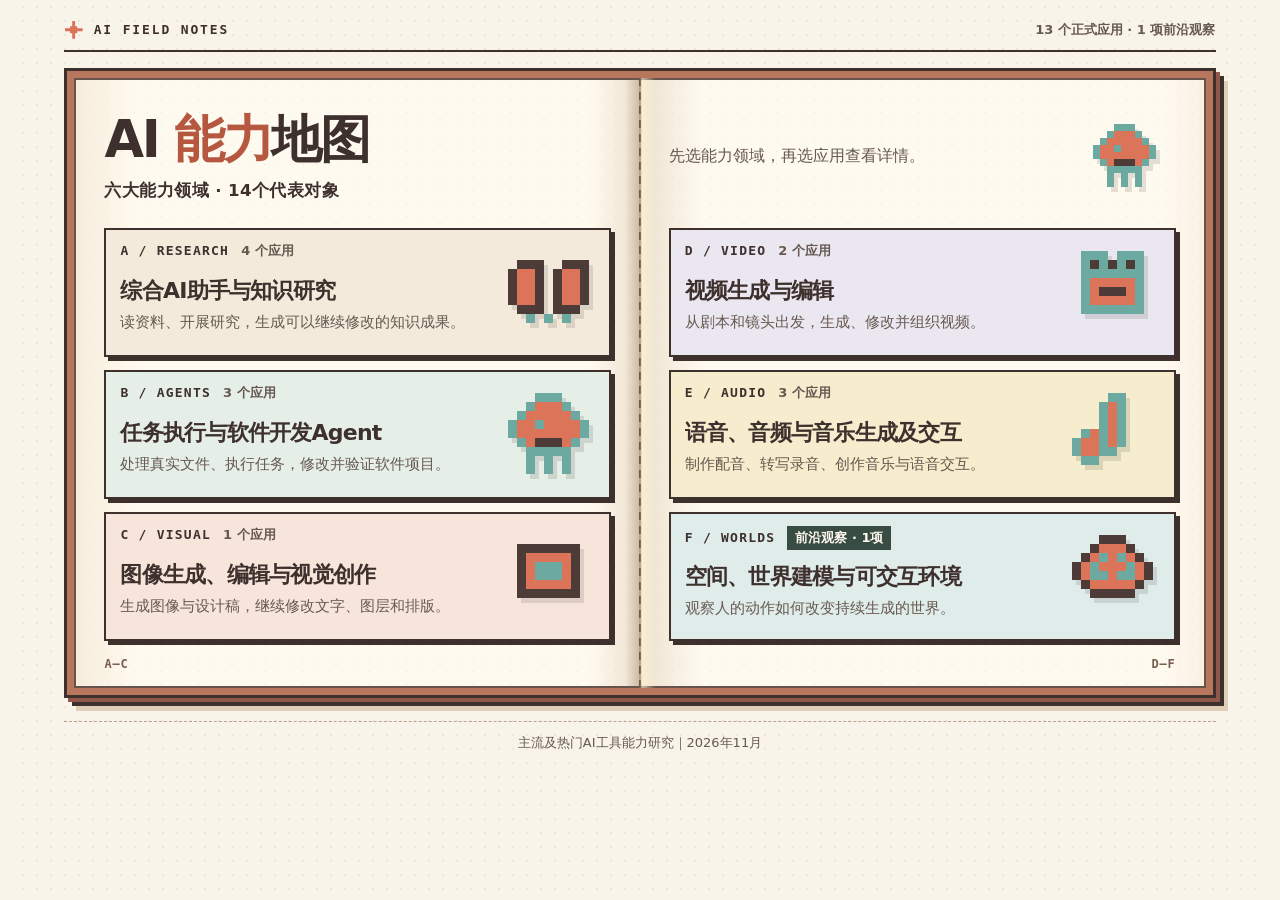
<file: index.html>
<!doctype html>
<html lang="zh-CN">
<head>
  <meta charset="utf-8">
  <meta name="viewport" content="width=device-width, initial-scale=1">
  <meta name="description" content="六大能力领域，14个代表对象。翻阅AI能力图鉴，了解真实任务、交付物、使用条件与演示资料。">
  <title>AI 能力地图</title>
  <link rel="stylesheet" href="styles.css">
  <script defer src="data/catalog.js"></script>
  <script defer src="data/profiles.js"></script>
  <script defer src="data/video-index.js"></script>
  <script defer src="atlas.js"></script>
</head>
<body>
  <main class="stage">
    <header class="masthead">
      <span class="masthead-brand"><span aria-hidden="true" class="pixel-star"></span>AI FIELD NOTES</span>
      <span class="edition-label">13 个正式应用 · 1 项前沿观察</span>
    </header>
    <div class="book" id="book" role="region" aria-label="AI 能力图鉴">
      <div class="spread" id="spread"></div>
      <noscript><p class="no-script">请启用 JavaScript 后翻阅能力地图。</p></noscript>
    </div>
    <footer class="edition">主流及热门AI工具能力研究｜2026年11月</footer>
  </main>
</body>
</html>
</file>
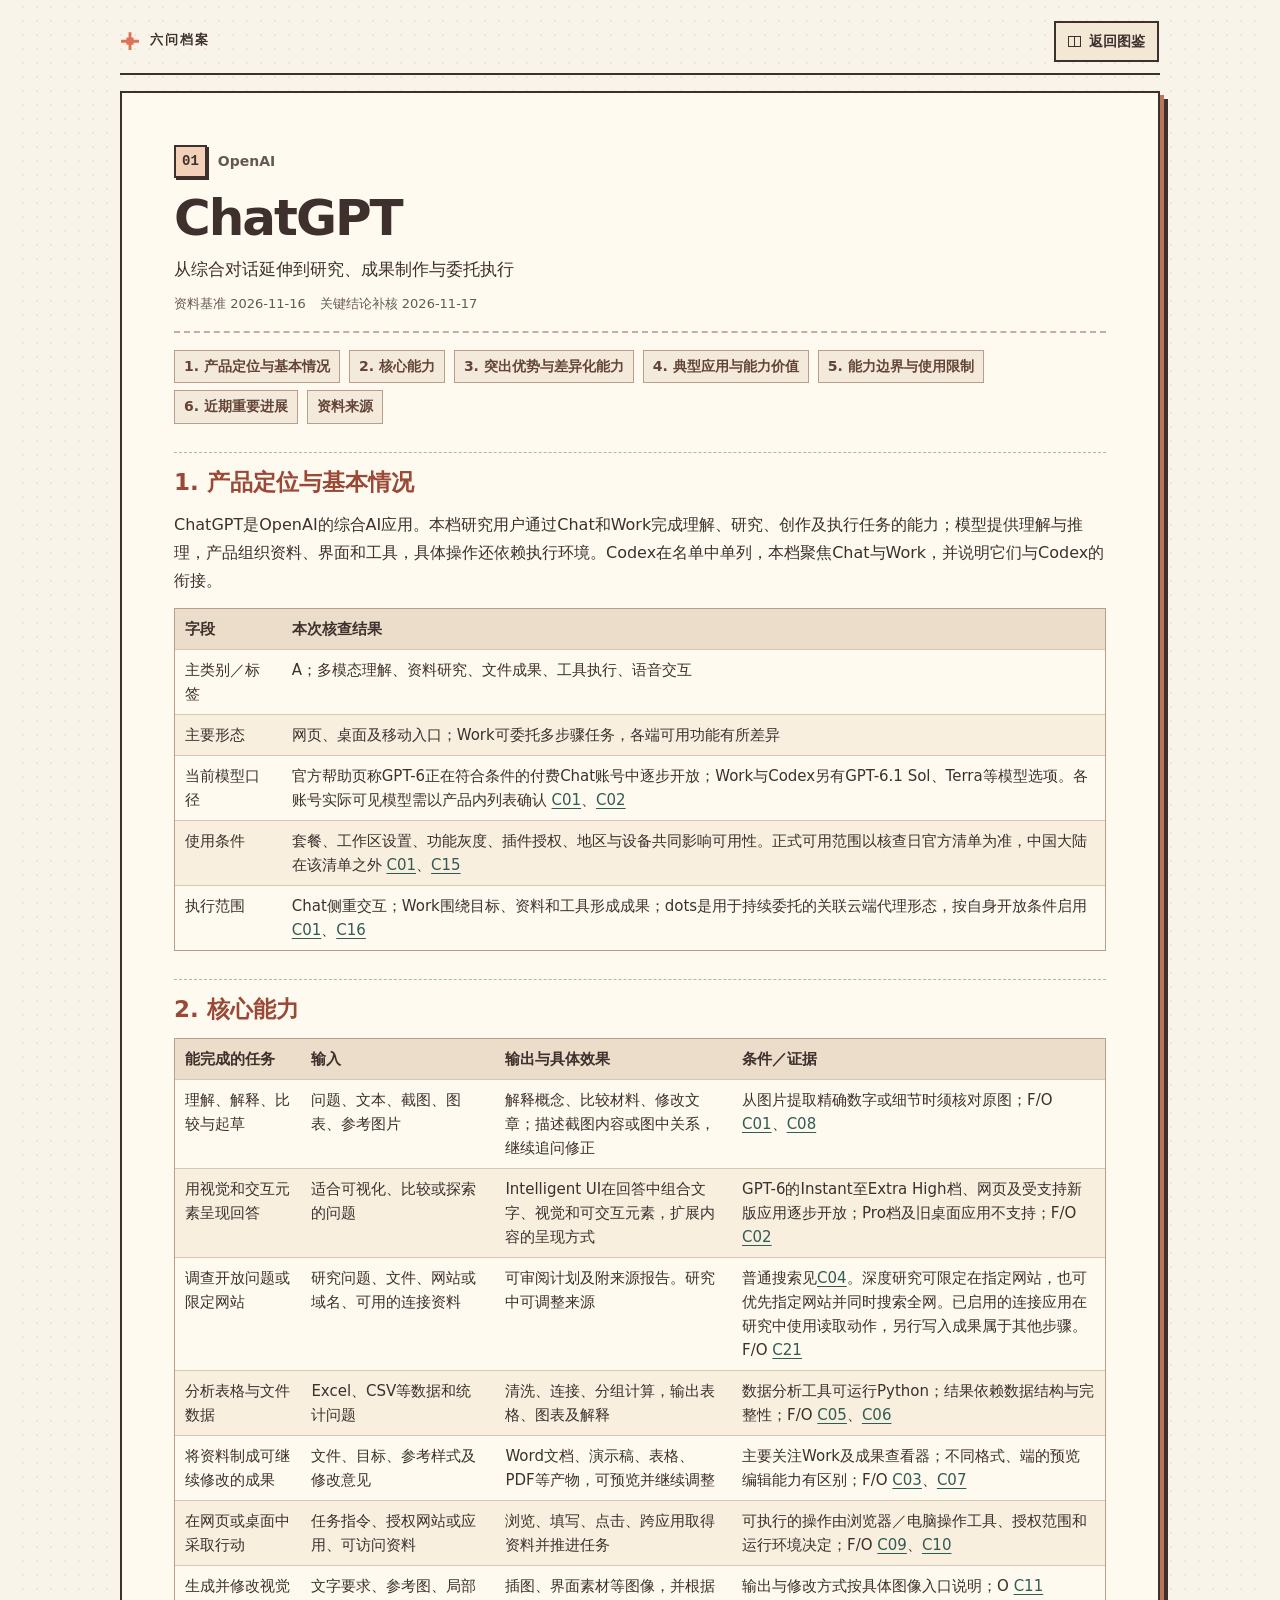
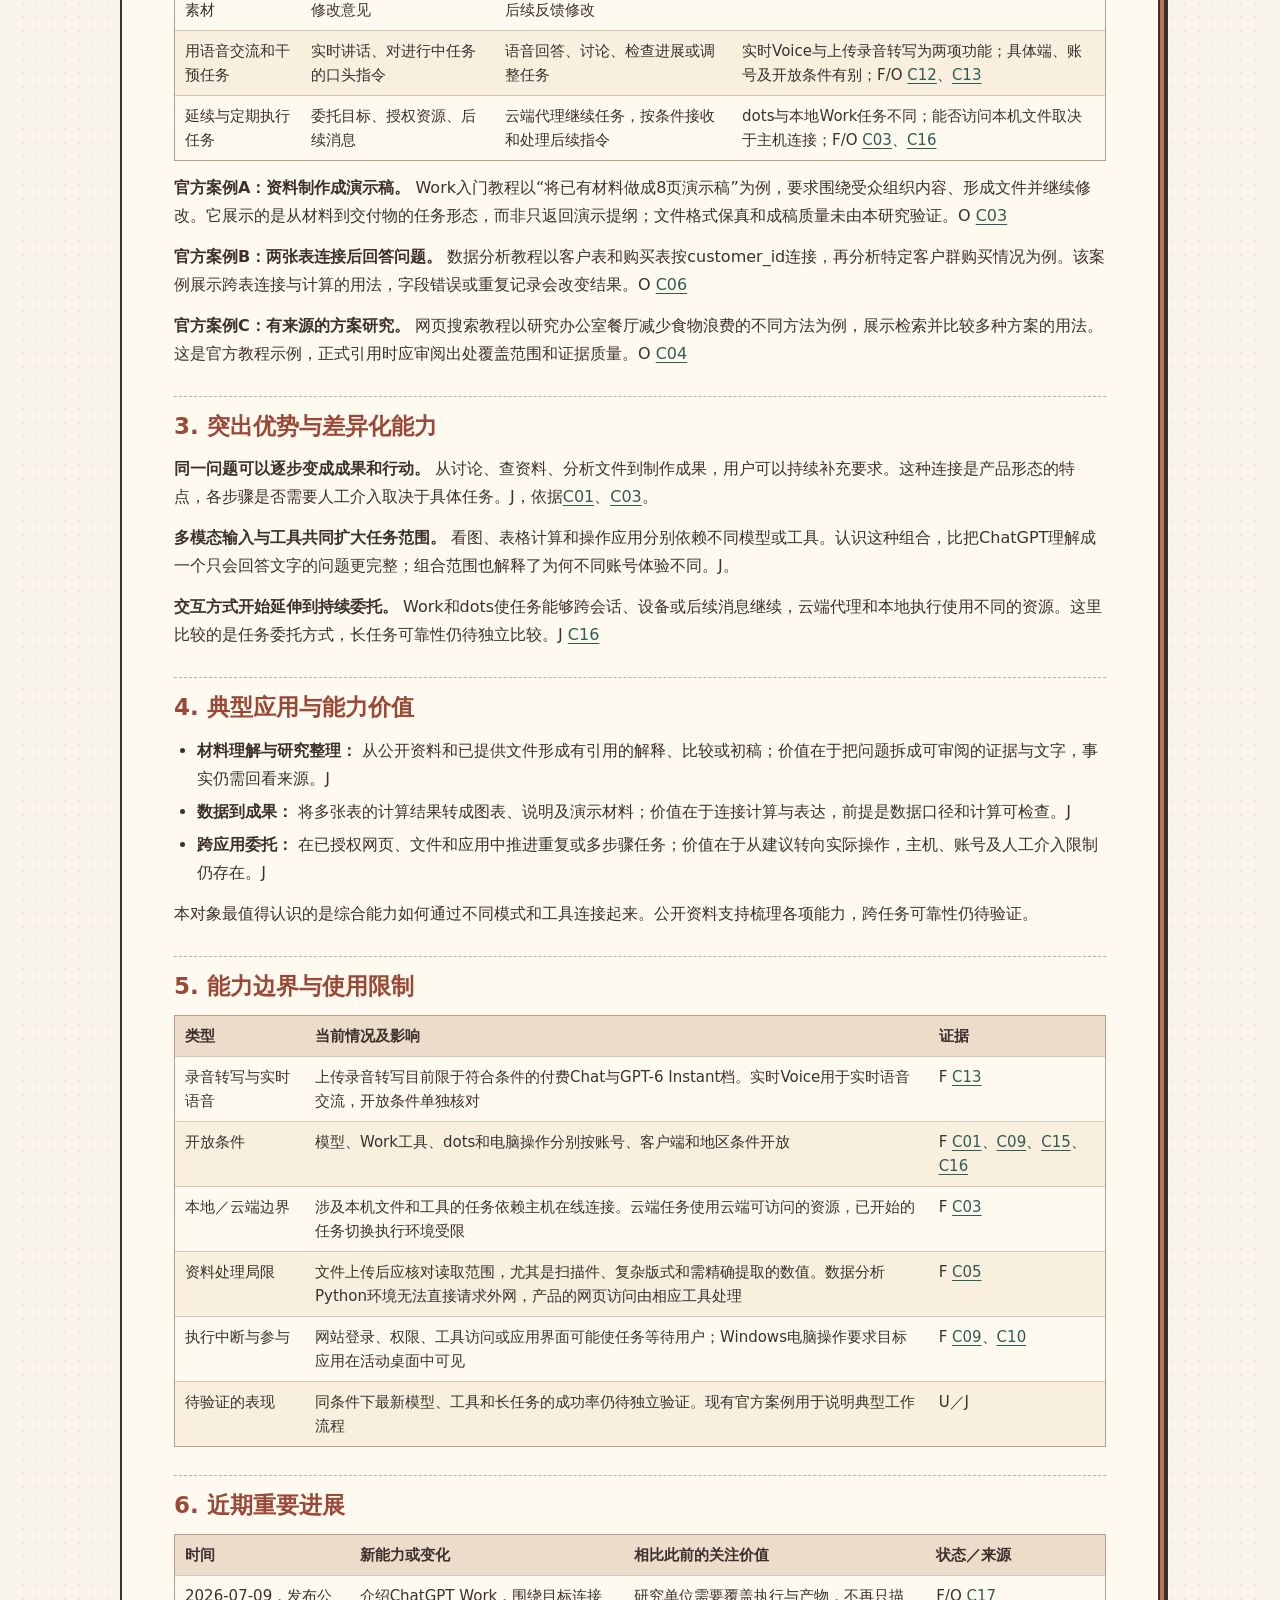
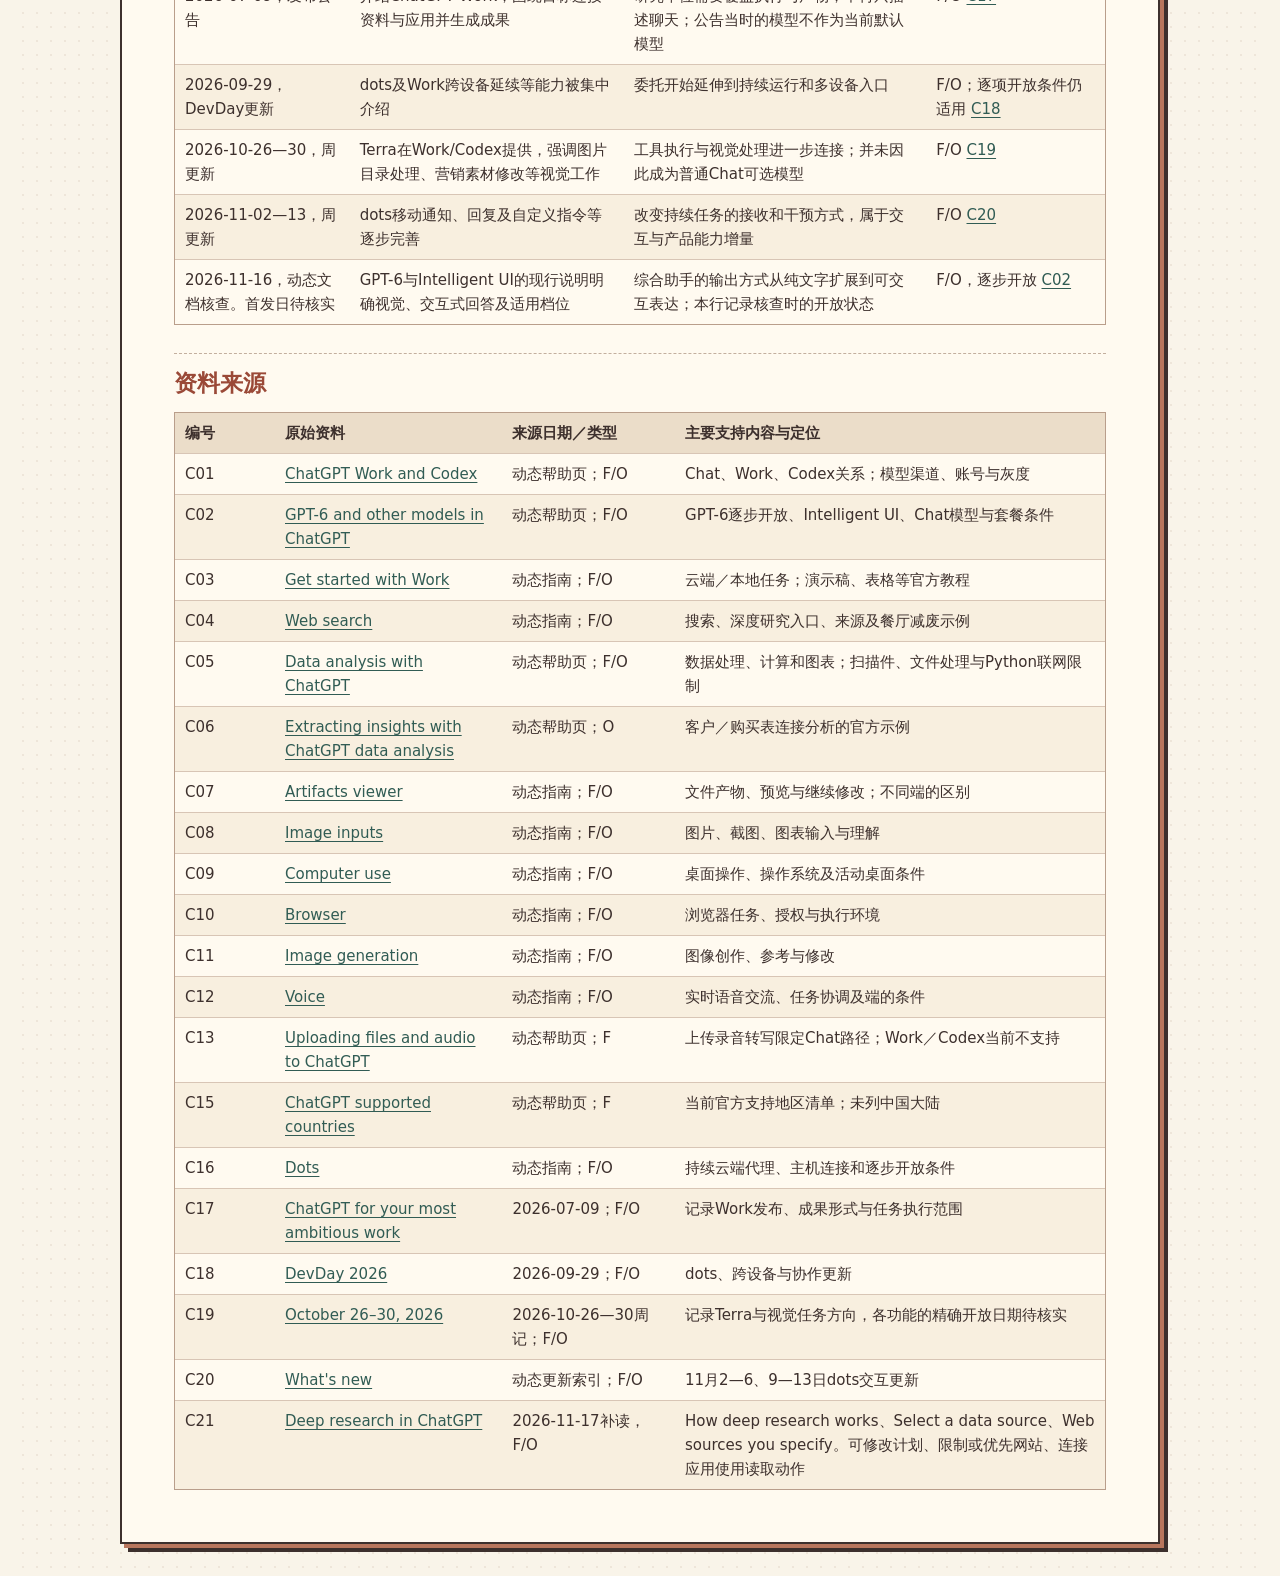
<file: dossiers/obj-01.html>
<!doctype html>
<html lang="zh-CN">
<head>
  <meta charset="utf-8">
  <meta name="viewport" content="width=device-width, initial-scale=1">
  <title>ChatGPT｜六问档案</title>
  <link rel="stylesheet" href="../styles.css">
</head>
<body>
  <main class="dossier-stage">
    <header class="masthead">
      <span class="masthead-brand"><span class="pixel-star" aria-hidden="true"></span>六问档案</span>
      <a class="paper-button return-button" href="../index.html#A/01">返回图鉴</a>
    </header>
    <article class="dossier-sheet" id="obj-01">
      <header class="dossier-header">
        <div class="dossier-meta">
          <span class="id-stamp mono">01</span>
          <span class="company">OpenAI</span>
          
        </div>
        <h1>ChatGPT</h1>
        <p class="dossier-topic">从综合对话延伸到研究、成果制作与委托执行</p>
        <p class="research-dates muted">
          <span>资料基准 2026-11-16</span>
          <span>关键结论补核 2026-11-17</span>
        </p>
      </header>
      <nav class="dossier-contents" aria-label="档案目录">
        <a href="#question-1">1. 产品定位与基本情况</a>
<a href="#question-2">2. 核心能力</a>
<a href="#question-3">3. 突出优势与差异化能力</a>
<a href="#question-4">4. 典型应用与能力价值</a>
<a href="#question-5">5. 能力边界与使用限制</a>
<a href="#question-6">6. 近期重要进展</a>
        <a href="#sources">资料来源</a>
      </nav>
      <div class="dossier-prose">
        <h2 id="question-1">1. 产品定位与基本情况</h2>
<p>ChatGPT是OpenAI的综合AI应用。本档研究用户通过Chat和Work完成理解、研究、创作及执行任务的能力；模型提供理解与推理，产品组织资料、界面和工具，具体操作还依赖执行环境。Codex在名单中单列，本档聚焦Chat与Work，并说明它们与Codex的衔接。</p>
<div class="dossier-table" role="region" aria-label="资料表" tabindex="0"><table>
<thead>
<tr>
<th>字段</th>
<th>本次核查结果</th>
</tr>
</thead>
<tbody>
<tr>
<td>主类别／标签</td>
<td>A；多模态理解、资料研究、文件成果、工具执行、语音交互</td>
</tr>
<tr>
<td>主要形态</td>
<td>网页、桌面及移动入口；Work可委托多步骤任务，各端可用功能有所差异</td>
</tr>
<tr>
<td>当前模型口径</td>
<td>官方帮助页称GPT-6正在符合条件的付费Chat账号中逐步开放；Work与Codex另有GPT-6.1 Sol、Terra等模型选项。各账号实际可见模型需以产品内列表确认 <a target="_blank" rel="noopener noreferrer" href="https://help.openai.com/en/articles/20001275-chatgpt-work-and-codex">C01</a>、<a target="_blank" rel="noopener noreferrer" href="https://help.openai.com/en/articles/20001354-gpt-6-and-other-models-in-chatgpt">C02</a></td>
</tr>
<tr>
<td>使用条件</td>
<td>套餐、工作区设置、功能灰度、插件授权、地区与设备共同影响可用性。正式可用范围以核查日官方清单为准，中国大陆在该清单之外 <a target="_blank" rel="noopener noreferrer" href="https://help.openai.com/en/articles/20001275-chatgpt-work-and-codex">C01</a>、<a target="_blank" rel="noopener noreferrer" href="https://help.openai.com/en/articles/7947663-chatgpt-supported-countries">C15</a></td>
</tr>
<tr>
<td>执行范围</td>
<td>Chat侧重交互；Work围绕目标、资料和工具形成成果；dots是用于持续委托的关联云端代理形态，按自身开放条件启用 <a target="_blank" rel="noopener noreferrer" href="https://help.openai.com/en/articles/20001275-chatgpt-work-and-codex">C01</a>、<a target="_blank" rel="noopener noreferrer" href="https://learn.chatgpt.com/docs/dots">C16</a></td>
</tr>
</tbody>
</table></div>
<h2 id="question-2">2. 核心能力</h2>
<div class="dossier-table" role="region" aria-label="资料表" tabindex="0"><table>
<thead>
<tr>
<th>能完成的任务</th>
<th>输入</th>
<th>输出与具体效果</th>
<th>条件／证据</th>
</tr>
</thead>
<tbody>
<tr>
<td>理解、解释、比较与起草</td>
<td>问题、文本、截图、图表、参考图片</td>
<td>解释概念、比较材料、修改文章；描述截图内容或图中关系，继续追问修正</td>
<td>从图片提取精确数字或细节时须核对原图；F/O <a target="_blank" rel="noopener noreferrer" href="https://help.openai.com/en/articles/20001275-chatgpt-work-and-codex">C01</a>、<a target="_blank" rel="noopener noreferrer" href="https://learn.chatgpt.com/docs/image-inputs">C08</a></td>
</tr>
<tr>
<td>用视觉和交互元素呈现回答</td>
<td>适合可视化、比较或探索的问题</td>
<td>Intelligent UI在回答中组合文字、视觉和可交互元素，扩展内容的呈现方式</td>
<td>GPT-6的Instant至Extra High档、网页及受支持新版应用逐步开放；Pro档及旧桌面应用不支持；F/O <a target="_blank" rel="noopener noreferrer" href="https://help.openai.com/en/articles/20001354-gpt-6-and-other-models-in-chatgpt">C02</a></td>
</tr>
<tr>
<td>调查开放问题或限定网站</td>
<td>研究问题、文件、网站或域名、可用的连接资料</td>
<td>可审阅计划及附来源报告。研究中可调整来源</td>
<td>普通搜索见<a target="_blank" rel="noopener noreferrer" href="https://learn.chatgpt.com/docs/web-search">C04</a>。深度研究可限定在指定网站，也可优先指定网站并同时搜索全网。已启用的连接应用在研究中使用读取动作，另行写入成果属于其他步骤。F/O <a target="_blank" rel="noopener noreferrer" href="https://help.openai.com/en/articles/10500283-deep-research-in-chatgpt">C21</a></td>
</tr>
<tr>
<td>分析表格与文件数据</td>
<td>Excel、CSV等数据和统计问题</td>
<td>清洗、连接、分组计算，输出表格、图表及解释</td>
<td>数据分析工具可运行Python；结果依赖数据结构与完整性；F/O <a target="_blank" rel="noopener noreferrer" href="https://help.openai.com/en/articles/8437071-data-analysis-with-chatgpt">C05</a>、<a target="_blank" rel="noopener noreferrer" href="https://help.openai.com/en/articles/9213685-extracting-insights-with-chatgpt-data-analysis">C06</a></td>
</tr>
<tr>
<td>将资料制成可继续修改的成果</td>
<td>文件、目标、参考样式及修改意见</td>
<td>Word文档、演示稿、表格、PDF等产物，可预览并继续调整</td>
<td>主要关注Work及成果查看器；不同格式、端的预览编辑能力有区别；F/O <a target="_blank" rel="noopener noreferrer" href="https://learn.chatgpt.com/docs/get-started-with-work">C03</a>、<a target="_blank" rel="noopener noreferrer" href="https://learn.chatgpt.com/docs/artifacts-viewer">C07</a></td>
</tr>
<tr>
<td>在网页或桌面中采取行动</td>
<td>任务指令、授权网站或应用、可访问资料</td>
<td>浏览、填写、点击、跨应用取得资料并推进任务</td>
<td>可执行的操作由浏览器／电脑操作工具、授权范围和运行环境决定；F/O <a target="_blank" rel="noopener noreferrer" href="https://learn.chatgpt.com/docs/computer-use">C09</a>、<a target="_blank" rel="noopener noreferrer" href="https://learn.chatgpt.com/docs/browser">C10</a></td>
</tr>
<tr>
<td>生成并修改视觉素材</td>
<td>文字要求、参考图、局部修改意见</td>
<td>插图、界面素材等图像，并根据后续反馈修改</td>
<td>输出与修改方式按具体图像入口说明；O <a target="_blank" rel="noopener noreferrer" href="https://learn.chatgpt.com/docs/image-generation">C11</a></td>
</tr>
<tr>
<td>用语音交流和干预任务</td>
<td>实时讲话、对进行中任务的口头指令</td>
<td>语音回答、讨论、检查进展或调整任务</td>
<td>实时Voice与上传录音转写为两项功能；具体端、账号及开放条件有别；F/O <a target="_blank" rel="noopener noreferrer" href="https://learn.chatgpt.com/docs/features/voice">C12</a>、<a target="_blank" rel="noopener noreferrer" href="https://help.openai.com/en/articles/8555545-uploading-files-and-audio-to-chatgpt">C13</a></td>
</tr>
<tr>
<td>延续与定期执行任务</td>
<td>委托目标、授权资源、后续消息</td>
<td>云端代理继续任务，按条件接收和处理后续指令</td>
<td>dots与本地Work任务不同；能否访问本机文件取决于主机连接；F/O <a target="_blank" rel="noopener noreferrer" href="https://learn.chatgpt.com/docs/get-started-with-work">C03</a>、<a target="_blank" rel="noopener noreferrer" href="https://learn.chatgpt.com/docs/dots">C16</a></td>
</tr>
</tbody>
</table></div>
<p><strong>官方案例A：资料制作成演示稿。</strong> Work入门教程以“将已有材料做成8页演示稿”为例，要求围绕受众组织内容、形成文件并继续修改。它展示的是从材料到交付物的任务形态，而非只返回演示提纲；文件格式保真和成稿质量未由本研究验证。O <a target="_blank" rel="noopener noreferrer" href="https://learn.chatgpt.com/docs/get-started-with-work">C03</a></p>
<p><strong>官方案例B：两张表连接后回答问题。</strong> 数据分析教程以客户表和购买表按customer_id连接，再分析特定客户群购买情况为例。该案例展示跨表连接与计算的用法，字段错误或重复记录会改变结果。O <a target="_blank" rel="noopener noreferrer" href="https://help.openai.com/en/articles/9213685-extracting-insights-with-chatgpt-data-analysis">C06</a></p>
<p><strong>官方案例C：有来源的方案研究。</strong> 网页搜索教程以研究办公室餐厅减少食物浪费的不同方法为例，展示检索并比较多种方案的用法。这是官方教程示例，正式引用时应审阅出处覆盖范围和证据质量。O <a target="_blank" rel="noopener noreferrer" href="https://learn.chatgpt.com/docs/web-search">C04</a></p>
<h2 id="question-3">3. 突出优势与差异化能力</h2>
<p><strong>同一问题可以逐步变成成果和行动。</strong> 从讨论、查资料、分析文件到制作成果，用户可以持续补充要求。这种连接是产品形态的特点，各步骤是否需要人工介入取决于具体任务。J，依据<a target="_blank" rel="noopener noreferrer" href="https://help.openai.com/en/articles/20001275-chatgpt-work-and-codex">C01</a>、<a target="_blank" rel="noopener noreferrer" href="https://learn.chatgpt.com/docs/get-started-with-work">C03</a>。</p>
<p><strong>多模态输入与工具共同扩大任务范围。</strong> 看图、表格计算和操作应用分别依赖不同模型或工具。认识这种组合，比把ChatGPT理解成一个只会回答文字的问题更完整；组合范围也解释了为何不同账号体验不同。J。</p>
<p><strong>交互方式开始延伸到持续委托。</strong> Work和dots使任务能够跨会话、设备或后续消息继续，云端代理和本地执行使用不同的资源。这里比较的是任务委托方式，长任务可靠性仍待独立比较。J <a target="_blank" rel="noopener noreferrer" href="https://learn.chatgpt.com/docs/dots">C16</a></p>
<h2 id="question-4">4. 典型应用与能力价值</h2>
<ul>
<li><strong>材料理解与研究整理：</strong> 从公开资料和已提供文件形成有引用的解释、比较或初稿；价值在于把问题拆成可审阅的证据与文字，事实仍需回看来源。J</li>
<li><strong>数据到成果：</strong> 将多张表的计算结果转成图表、说明及演示材料；价值在于连接计算与表达，前提是数据口径和计算可检查。J</li>
<li><strong>跨应用委托：</strong> 在已授权网页、文件和应用中推进重复或多步骤任务；价值在于从建议转向实际操作，主机、账号及人工介入限制仍存在。J</li>
</ul>
<p>本对象最值得认识的是综合能力如何通过不同模式和工具连接起来。公开资料支持梳理各项能力，跨任务可靠性仍待验证。</p>
<h2 id="question-5">5. 能力边界与使用限制</h2>
<div class="dossier-table" role="region" aria-label="资料表" tabindex="0"><table>
<thead>
<tr>
<th>类型</th>
<th>当前情况及影响</th>
<th>证据</th>
</tr>
</thead>
<tbody>
<tr>
<td>录音转写与实时语音</td>
<td>上传录音转写目前限于符合条件的付费Chat与GPT-6 Instant档。实时Voice用于实时语音交流，开放条件单独核对</td>
<td>F <a target="_blank" rel="noopener noreferrer" href="https://help.openai.com/en/articles/8555545-uploading-files-and-audio-to-chatgpt">C13</a></td>
</tr>
<tr>
<td>开放条件</td>
<td>模型、Work工具、dots和电脑操作分别按账号、客户端和地区条件开放</td>
<td>F <a target="_blank" rel="noopener noreferrer" href="https://help.openai.com/en/articles/20001275-chatgpt-work-and-codex">C01</a>、<a target="_blank" rel="noopener noreferrer" href="https://learn.chatgpt.com/docs/computer-use">C09</a>、<a target="_blank" rel="noopener noreferrer" href="https://help.openai.com/en/articles/7947663-chatgpt-supported-countries">C15</a>、<a target="_blank" rel="noopener noreferrer" href="https://learn.chatgpt.com/docs/dots">C16</a></td>
</tr>
<tr>
<td>本地／云端边界</td>
<td>涉及本机文件和工具的任务依赖主机在线连接。云端任务使用云端可访问的资源，已开始的任务切换执行环境受限</td>
<td>F <a target="_blank" rel="noopener noreferrer" href="https://learn.chatgpt.com/docs/get-started-with-work">C03</a></td>
</tr>
<tr>
<td>资料处理局限</td>
<td>文件上传后应核对读取范围，尤其是扫描件、复杂版式和需精确提取的数值。数据分析Python环境无法直接请求外网，产品的网页访问由相应工具处理</td>
<td>F <a target="_blank" rel="noopener noreferrer" href="https://help.openai.com/en/articles/8437071-data-analysis-with-chatgpt">C05</a></td>
</tr>
<tr>
<td>执行中断与参与</td>
<td>网站登录、权限、工具访问或应用界面可能使任务等待用户；Windows电脑操作要求目标应用在活动桌面中可见</td>
<td>F <a target="_blank" rel="noopener noreferrer" href="https://learn.chatgpt.com/docs/computer-use">C09</a>、<a target="_blank" rel="noopener noreferrer" href="https://learn.chatgpt.com/docs/browser">C10</a></td>
</tr>
<tr>
<td>待验证的表现</td>
<td>同条件下最新模型、工具和长任务的成功率仍待独立验证。现有官方案例用于说明典型工作流程</td>
<td>U／J</td>
</tr>
</tbody>
</table></div>
<h2 id="question-6">6. 近期重要进展</h2>
<div class="dossier-table" role="region" aria-label="资料表" tabindex="0"><table>
<thead>
<tr>
<th>时间</th>
<th>新能力或变化</th>
<th>相比此前的关注价值</th>
<th>状态／来源</th>
</tr>
</thead>
<tbody>
<tr>
<td>2026-07-09，发布公告</td>
<td>介绍ChatGPT Work，围绕目标连接资料与应用并生成成果</td>
<td>研究单位需要覆盖执行与产物，不再只描述聊天；公告当时的模型不作为当前默认模型</td>
<td>F/O <a target="_blank" rel="noopener noreferrer" href="https://openai.com/index/chatgpt-for-your-most-ambitious-work/">C17</a></td>
</tr>
<tr>
<td>2026-09-29，DevDay更新</td>
<td>dots及Work跨设备延续等能力被集中介绍</td>
<td>委托开始延伸到持续运行和多设备入口</td>
<td>F/O；逐项开放条件仍适用 <a target="_blank" rel="noopener noreferrer" href="https://learn.chatgpt.com/docs/whats-new/devday-2026">C18</a></td>
</tr>
<tr>
<td>2026-10-26—30，周更新</td>
<td>Terra在Work/Codex提供，强调图片目录处理、营销素材修改等视觉工作</td>
<td>工具执行与视觉处理进一步连接；并未因此成为普通Chat可选模型</td>
<td>F/O <a target="_blank" rel="noopener noreferrer" href="https://learn.chatgpt.com/docs/whats-new/october-26-30-2026">C19</a></td>
</tr>
<tr>
<td>2026-11-02—13，周更新</td>
<td>dots移动通知、回复及自定义指令等逐步完善</td>
<td>改变持续任务的接收和干预方式，属于交互与产品能力增量</td>
<td>F/O <a target="_blank" rel="noopener noreferrer" href="https://learn.chatgpt.com/docs/whats-new">C20</a></td>
</tr>
<tr>
<td>2026-11-16，动态文档核查。首发日待核实</td>
<td>GPT-6与Intelligent UI的现行说明明确视觉、交互式回答及适用档位</td>
<td>综合助手的输出方式从纯文字扩展到可交互表达；本行记录核查时的开放状态</td>
<td>F/O，逐步开放 <a target="_blank" rel="noopener noreferrer" href="https://help.openai.com/en/articles/20001354-gpt-6-and-other-models-in-chatgpt">C02</a></td>
</tr>
</tbody>
</table></div>
<h2 id="sources">资料来源</h2>
<div class="dossier-table" role="region" aria-label="资料表" tabindex="0"><table>
<thead>
<tr>
<th>编号</th>
<th>原始资料</th>
<th>来源日期／类型</th>
<th>主要支持内容与定位</th>
</tr>
</thead>
<tbody>
<tr>
<td>C01</td>
<td><a target="_blank" rel="noopener noreferrer" href="https://help.openai.com/en/articles/20001275-chatgpt-work-and-codex">ChatGPT Work and Codex</a></td>
<td>动态帮助页；F/O</td>
<td>Chat、Work、Codex关系；模型渠道、账号与灰度</td>
</tr>
<tr>
<td>C02</td>
<td><a target="_blank" rel="noopener noreferrer" href="https://help.openai.com/en/articles/20001354-gpt-6-and-other-models-in-chatgpt">GPT-6 and other models in ChatGPT</a></td>
<td>动态帮助页；F/O</td>
<td>GPT-6逐步开放、Intelligent UI、Chat模型与套餐条件</td>
</tr>
<tr>
<td>C03</td>
<td><a target="_blank" rel="noopener noreferrer" href="https://learn.chatgpt.com/docs/get-started-with-work">Get started with Work</a></td>
<td>动态指南；F/O</td>
<td>云端／本地任务；演示稿、表格等官方教程</td>
</tr>
<tr>
<td>C04</td>
<td><a target="_blank" rel="noopener noreferrer" href="https://learn.chatgpt.com/docs/web-search">Web search</a></td>
<td>动态指南；F/O</td>
<td>搜索、深度研究入口、来源及餐厅减废示例</td>
</tr>
<tr>
<td>C05</td>
<td><a target="_blank" rel="noopener noreferrer" href="https://help.openai.com/en/articles/8437071-data-analysis-with-chatgpt">Data analysis with ChatGPT</a></td>
<td>动态帮助页；F/O</td>
<td>数据处理、计算和图表；扫描件、文件处理与Python联网限制</td>
</tr>
<tr>
<td>C06</td>
<td><a target="_blank" rel="noopener noreferrer" href="https://help.openai.com/en/articles/9213685-extracting-insights-with-chatgpt-data-analysis">Extracting insights with ChatGPT data analysis</a></td>
<td>动态帮助页；O</td>
<td>客户／购买表连接分析的官方示例</td>
</tr>
<tr>
<td>C07</td>
<td><a target="_blank" rel="noopener noreferrer" href="https://learn.chatgpt.com/docs/artifacts-viewer">Artifacts viewer</a></td>
<td>动态指南；F/O</td>
<td>文件产物、预览与继续修改；不同端的区别</td>
</tr>
<tr>
<td>C08</td>
<td><a target="_blank" rel="noopener noreferrer" href="https://learn.chatgpt.com/docs/image-inputs">Image inputs</a></td>
<td>动态指南；F/O</td>
<td>图片、截图、图表输入与理解</td>
</tr>
<tr>
<td>C09</td>
<td><a target="_blank" rel="noopener noreferrer" href="https://learn.chatgpt.com/docs/computer-use">Computer use</a></td>
<td>动态指南；F/O</td>
<td>桌面操作、操作系统及活动桌面条件</td>
</tr>
<tr>
<td>C10</td>
<td><a target="_blank" rel="noopener noreferrer" href="https://learn.chatgpt.com/docs/browser">Browser</a></td>
<td>动态指南；F/O</td>
<td>浏览器任务、授权与执行环境</td>
</tr>
<tr>
<td>C11</td>
<td><a target="_blank" rel="noopener noreferrer" href="https://learn.chatgpt.com/docs/image-generation">Image generation</a></td>
<td>动态指南；F/O</td>
<td>图像创作、参考与修改</td>
</tr>
<tr>
<td>C12</td>
<td><a target="_blank" rel="noopener noreferrer" href="https://learn.chatgpt.com/docs/features/voice">Voice</a></td>
<td>动态指南；F/O</td>
<td>实时语音交流、任务协调及端的条件</td>
</tr>
<tr>
<td>C13</td>
<td><a target="_blank" rel="noopener noreferrer" href="https://help.openai.com/en/articles/8555545-uploading-files-and-audio-to-chatgpt">Uploading files and audio to ChatGPT</a></td>
<td>动态帮助页；F</td>
<td>上传录音转写限定Chat路径；Work／Codex当前不支持</td>
</tr>
<tr>
<td>C15</td>
<td><a target="_blank" rel="noopener noreferrer" href="https://help.openai.com/en/articles/7947663-chatgpt-supported-countries">ChatGPT supported countries</a></td>
<td>动态帮助页；F</td>
<td>当前官方支持地区清单；未列中国大陆</td>
</tr>
<tr>
<td>C16</td>
<td><a target="_blank" rel="noopener noreferrer" href="https://learn.chatgpt.com/docs/dots">Dots</a></td>
<td>动态指南；F/O</td>
<td>持续云端代理、主机连接和逐步开放条件</td>
</tr>
<tr>
<td>C17</td>
<td><a target="_blank" rel="noopener noreferrer" href="https://openai.com/index/chatgpt-for-your-most-ambitious-work/">ChatGPT for your most ambitious work</a></td>
<td>2026-07-09；F/O</td>
<td>记录Work发布、成果形式与任务执行范围</td>
</tr>
<tr>
<td>C18</td>
<td><a target="_blank" rel="noopener noreferrer" href="https://learn.chatgpt.com/docs/whats-new/devday-2026">DevDay 2026</a></td>
<td>2026-09-29；F/O</td>
<td>dots、跨设备与协作更新</td>
</tr>
<tr>
<td>C19</td>
<td><a target="_blank" rel="noopener noreferrer" href="https://learn.chatgpt.com/docs/whats-new/october-26-30-2026">October 26–30, 2026</a></td>
<td>2026-10-26—30周记；F/O</td>
<td>记录Terra与视觉任务方向，各功能的精确开放日期待核实</td>
</tr>
<tr>
<td>C20</td>
<td><a target="_blank" rel="noopener noreferrer" href="https://learn.chatgpt.com/docs/whats-new">What's new</a></td>
<td>动态更新索引；F/O</td>
<td>11月2—6、9—13日dots交互更新</td>
</tr>
<tr>
<td>C21</td>
<td><a target="_blank" rel="noopener noreferrer" href="https://help.openai.com/en/articles/10500283-deep-research-in-chatgpt">Deep research in ChatGPT</a></td>
<td>2026-11-17补读，F/O</td>
<td>How deep research works、Select a data source、Web sources you specify。可修改计划、限制或优先网站、连接应用使用读取动作</td>
</tr>
</tbody>
</table></div>

      </div>
    </article>
  </main>
</body>
</html>
</file>
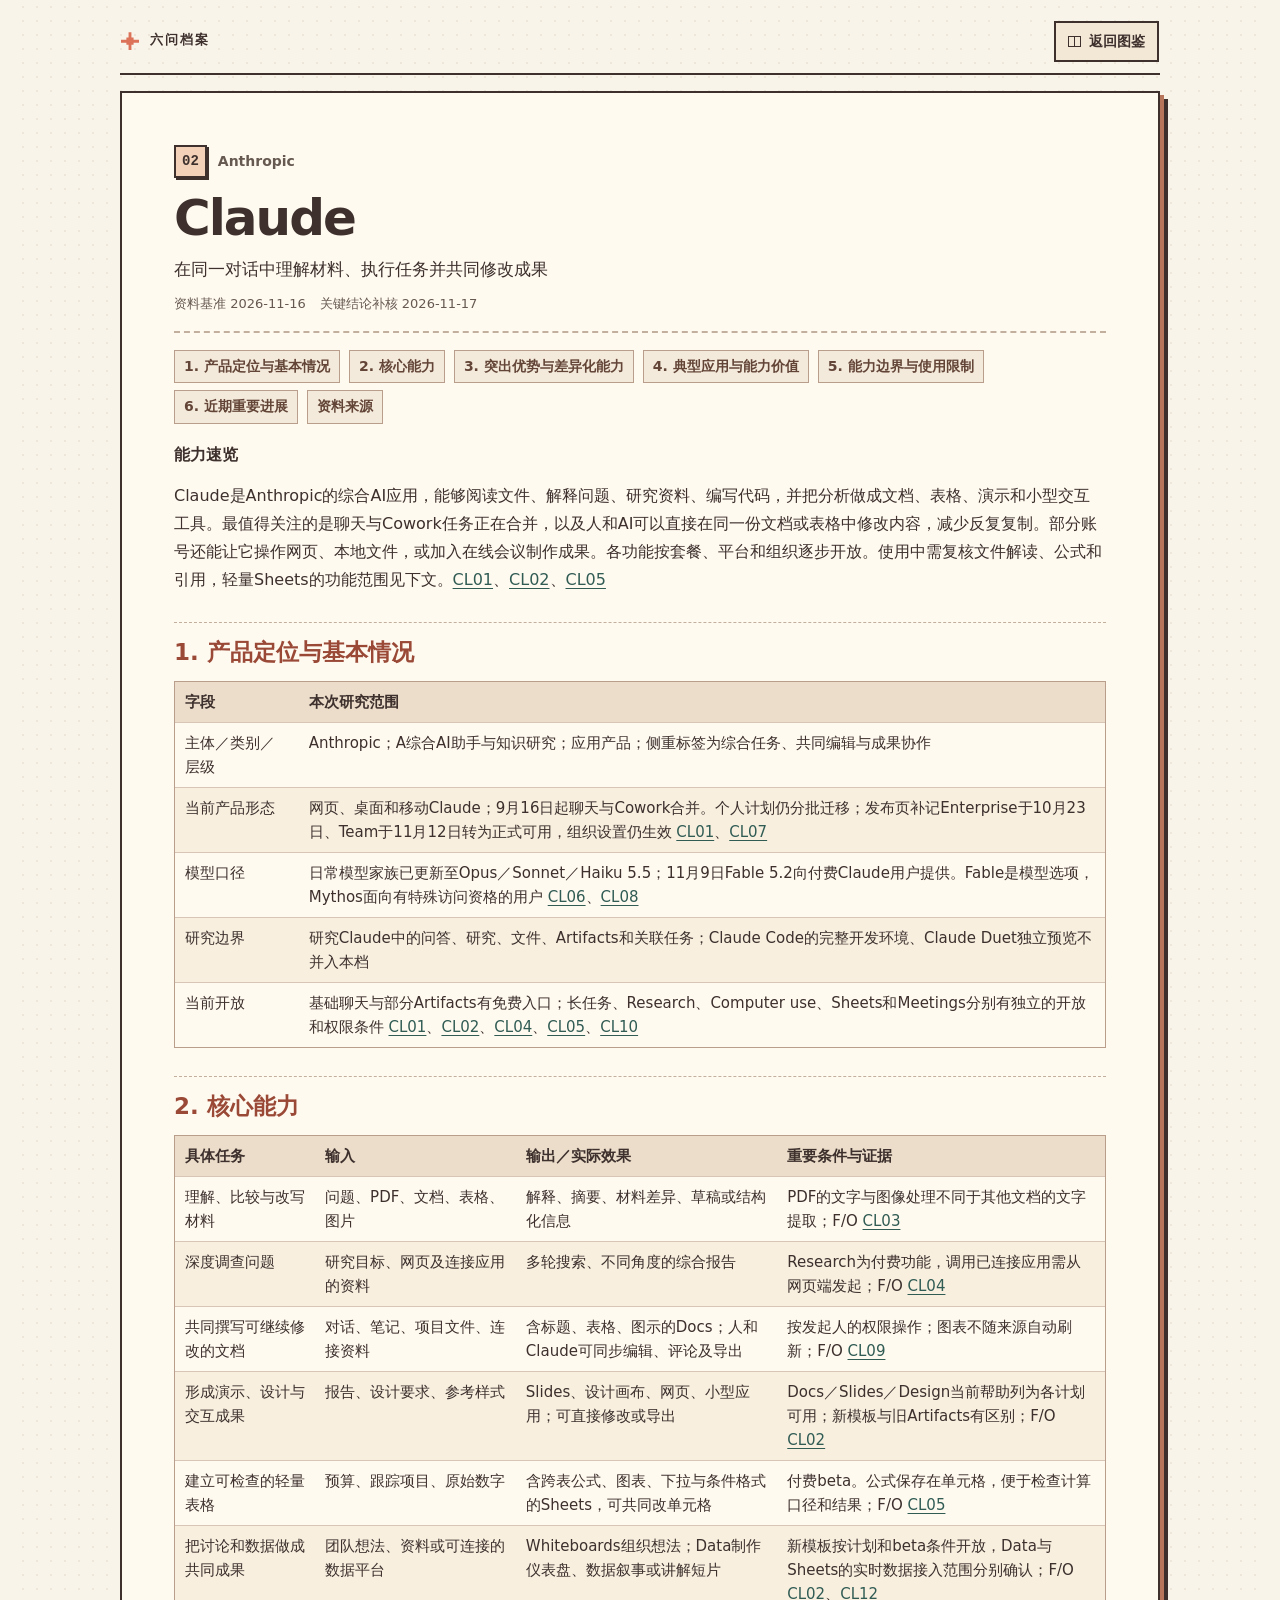
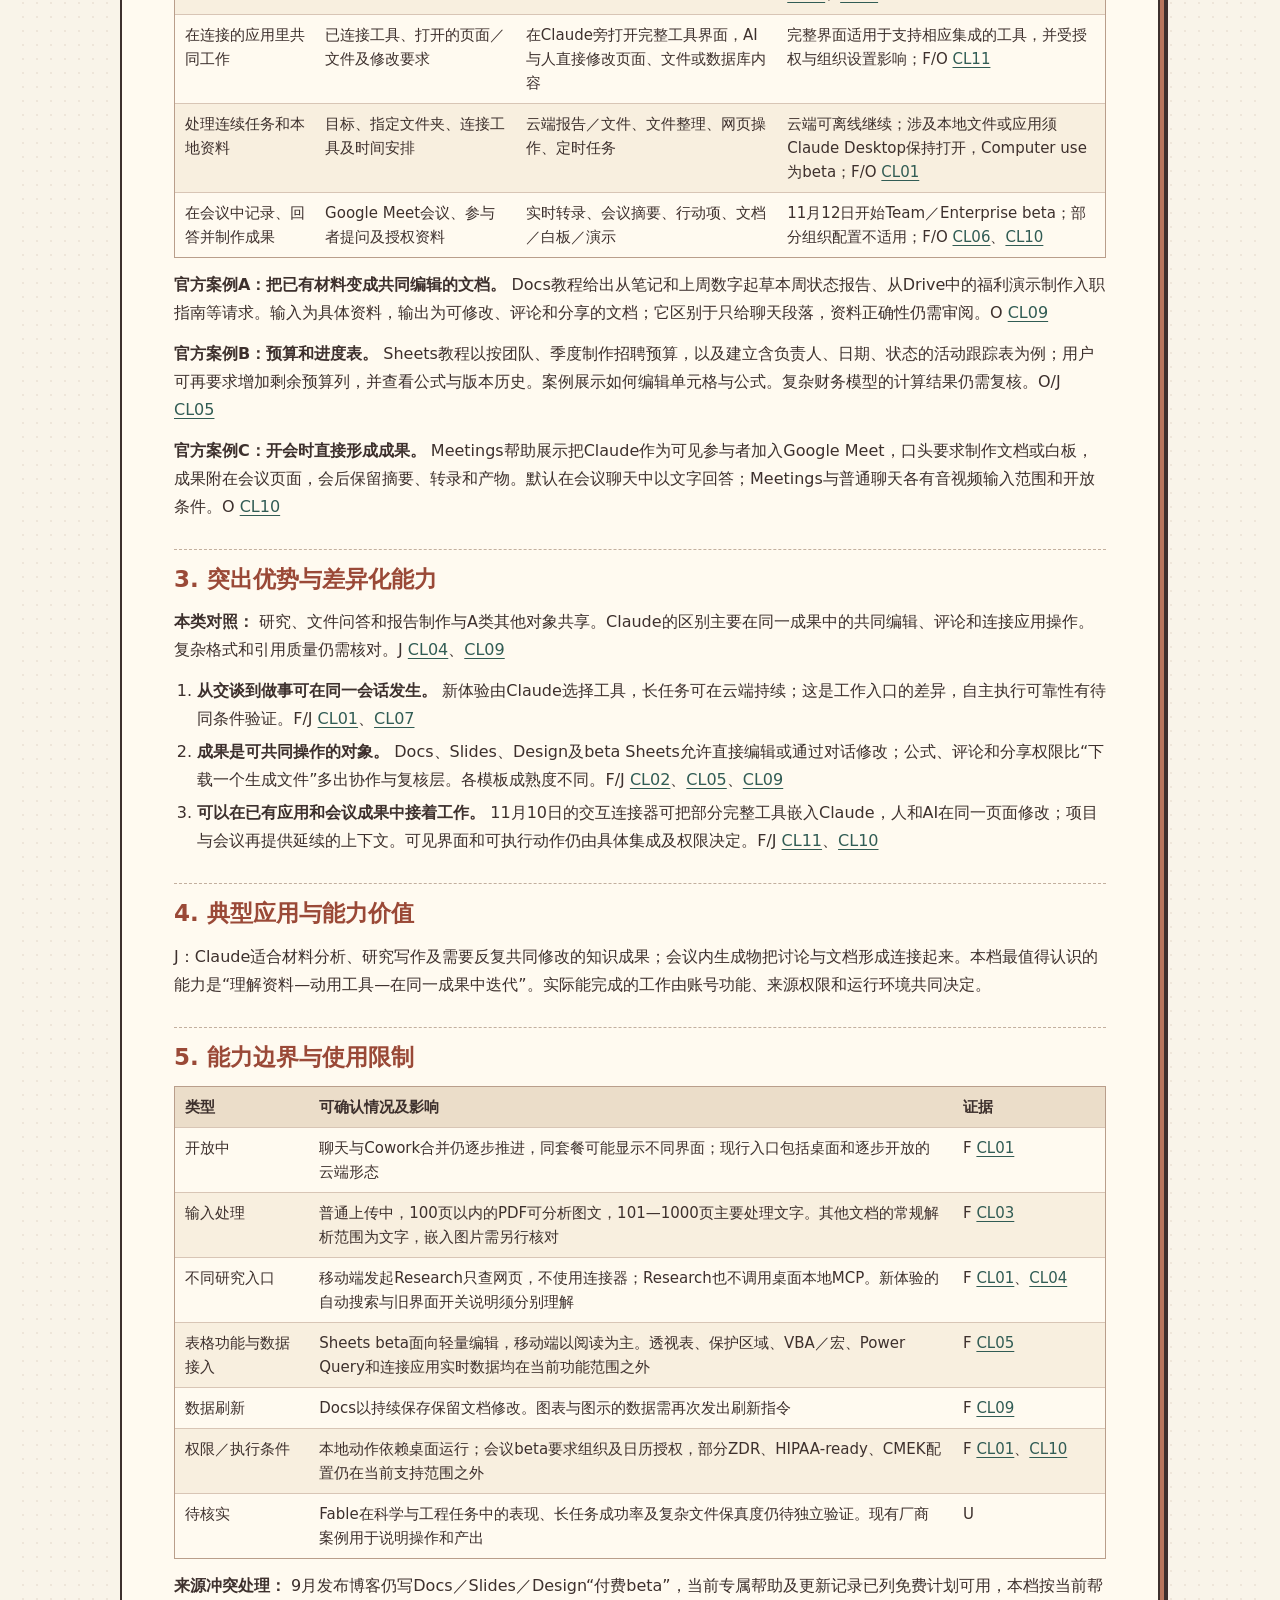
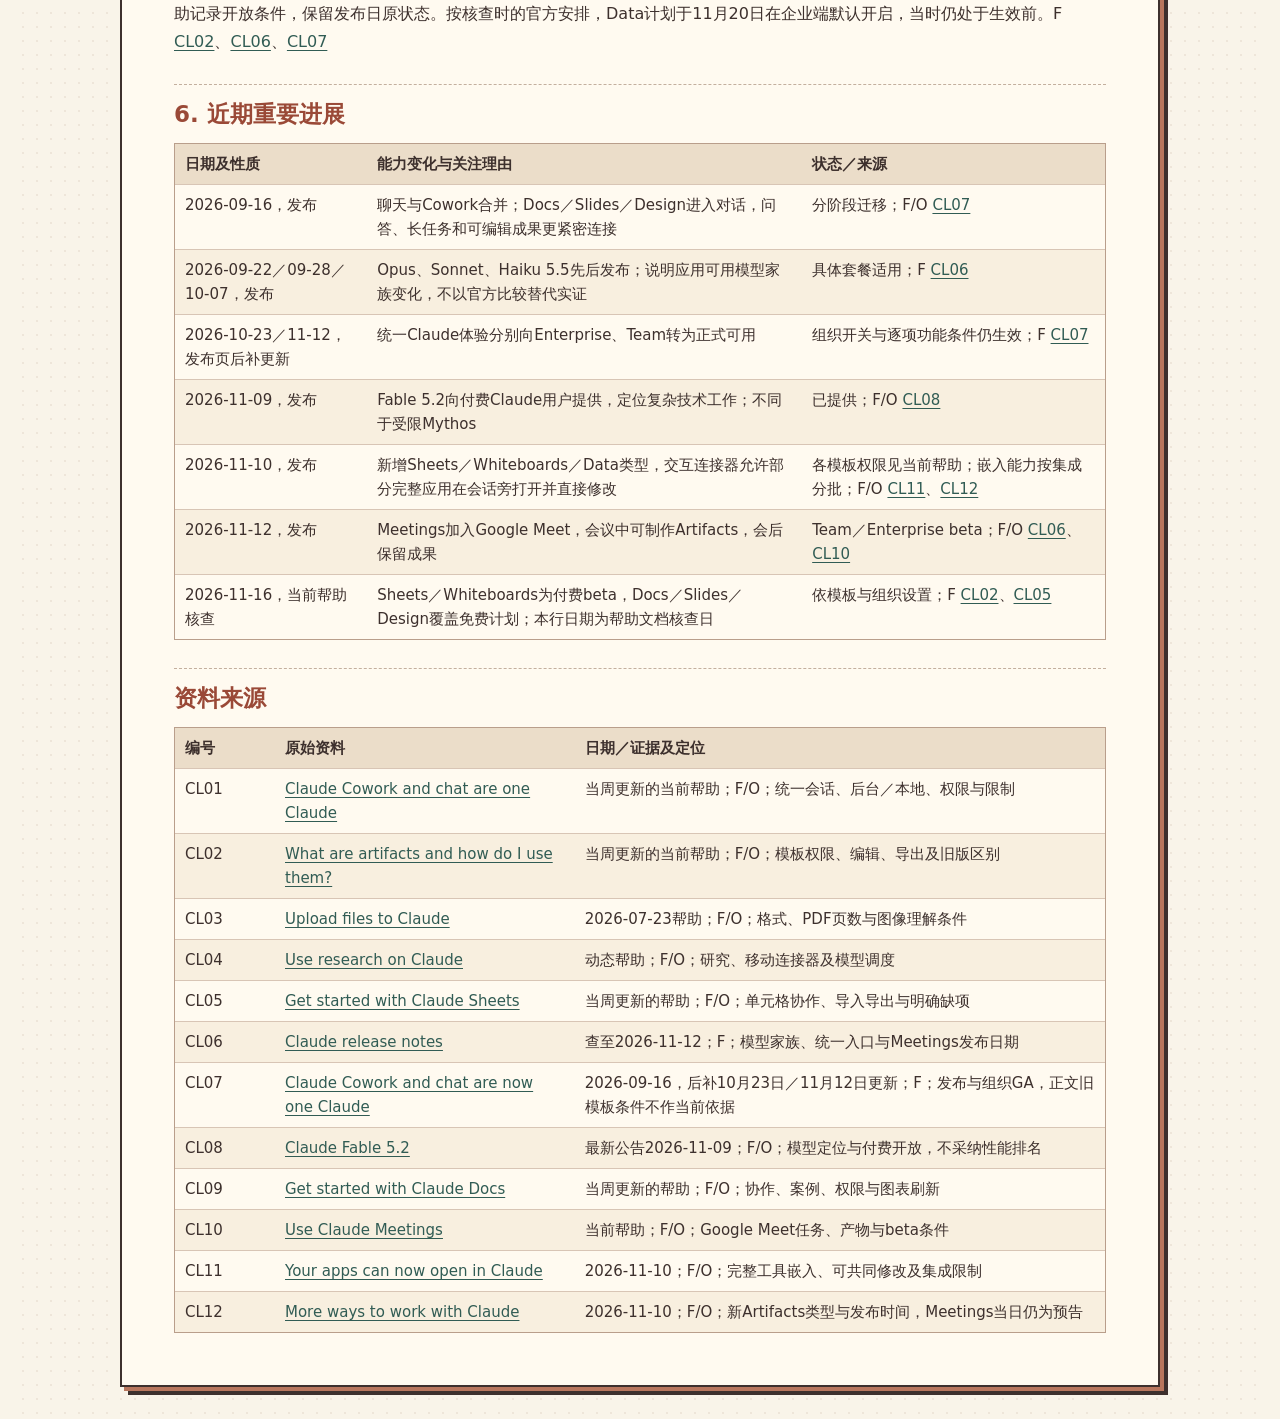
<file: dossiers/obj-02.html>
<!doctype html>
<html lang="zh-CN">
<head>
  <meta charset="utf-8">
  <meta name="viewport" content="width=device-width, initial-scale=1">
  <title>Claude｜六问档案</title>
  <link rel="stylesheet" href="../styles.css">
</head>
<body>
  <main class="dossier-stage">
    <header class="masthead">
      <span class="masthead-brand"><span class="pixel-star" aria-hidden="true"></span>六问档案</span>
      <a class="paper-button return-button" href="../index.html#A/02">返回图鉴</a>
    </header>
    <article class="dossier-sheet" id="obj-02">
      <header class="dossier-header">
        <div class="dossier-meta">
          <span class="id-stamp mono">02</span>
          <span class="company">Anthropic</span>
          
        </div>
        <h1>Claude</h1>
        <p class="dossier-topic">在同一对话中理解材料、执行任务并共同修改成果</p>
        <p class="research-dates muted">
          <span>资料基准 2026-11-16</span>
          <span>关键结论补核 2026-11-17</span>
        </p>
      </header>
      <nav class="dossier-contents" aria-label="档案目录">
        <a href="#question-1">1. 产品定位与基本情况</a>
<a href="#question-2">2. 核心能力</a>
<a href="#question-3">3. 突出优势与差异化能力</a>
<a href="#question-4">4. 典型应用与能力价值</a>
<a href="#question-5">5. 能力边界与使用限制</a>
<a href="#question-6">6. 近期重要进展</a>
        <a href="#sources">资料来源</a>
      </nav>
      <div class="dossier-prose">
        <p><strong>能力速览</strong></p>
<p>Claude是Anthropic的综合AI应用，能够阅读文件、解释问题、研究资料、编写代码，并把分析做成文档、表格、演示和小型交互工具。最值得关注的是聊天与Cowork任务正在合并，以及人和AI可以直接在同一份文档或表格中修改内容，减少反复复制。部分账号还能让它操作网页、本地文件，或加入在线会议制作成果。各功能按套餐、平台和组织逐步开放。使用中需复核文件解读、公式和引用，轻量Sheets的功能范围见下文。<a target="_blank" rel="noopener noreferrer" href="https://support.claude.com/en/articles/16761823-claude-cowork-and-chat-are-one-claude">CL01</a>、<a target="_blank" rel="noopener noreferrer" href="https://support.claude.com/en/articles/17153992-what-are-artifacts-and-how-do-i-use-them">CL02</a>、<a target="_blank" rel="noopener noreferrer" href="https://support.claude.com/en/articles/18324300-get-started-with-claude-sheets">CL05</a></p>
<h2 id="question-1">1. 产品定位与基本情况</h2>
<div class="dossier-table" role="region" aria-label="资料表" tabindex="0"><table>
<thead>
<tr>
<th>字段</th>
<th>本次研究范围</th>
</tr>
</thead>
<tbody>
<tr>
<td>主体／类别／层级</td>
<td>Anthropic；A综合AI助手与知识研究；应用产品；侧重标签为综合任务、共同编辑与成果协作</td>
</tr>
<tr>
<td>当前产品形态</td>
<td>网页、桌面和移动Claude；9月16日起聊天与Cowork合并。个人计划仍分批迁移；发布页补记Enterprise于10月23日、Team于11月12日转为正式可用，组织设置仍生效 <a target="_blank" rel="noopener noreferrer" href="https://support.claude.com/en/articles/16761823-claude-cowork-and-chat-are-one-claude">CL01</a>、<a target="_blank" rel="noopener noreferrer" href="https://claude.com/resources/articles/cowork-is-now-claude">CL07</a></td>
</tr>
<tr>
<td>模型口径</td>
<td>日常模型家族已更新至Opus／Sonnet／Haiku 5.5；11月9日Fable 5.2向付费Claude用户提供。Fable是模型选项，Mythos面向有特殊访问资格的用户 <a target="_blank" rel="noopener noreferrer" href="https://support.claude.com/en/articles/12138966-release-notes">CL06</a>、<a target="_blank" rel="noopener noreferrer" href="https://www.anthropic.com/claude/fable">CL08</a></td>
</tr>
<tr>
<td>研究边界</td>
<td>研究Claude中的问答、研究、文件、Artifacts和关联任务；Claude Code的完整开发环境、Claude Duet独立预览不并入本档</td>
</tr>
<tr>
<td>当前开放</td>
<td>基础聊天与部分Artifacts有免费入口；长任务、Research、Computer use、Sheets和Meetings分别有独立的开放和权限条件 <a target="_blank" rel="noopener noreferrer" href="https://support.claude.com/en/articles/16761823-claude-cowork-and-chat-are-one-claude">CL01</a>、<a target="_blank" rel="noopener noreferrer" href="https://support.claude.com/en/articles/17153992-what-are-artifacts-and-how-do-i-use-them">CL02</a>、<a target="_blank" rel="noopener noreferrer" href="https://support.claude.com/en/articles/11088861-use-research-on-claude">CL04</a>、<a target="_blank" rel="noopener noreferrer" href="https://support.claude.com/en/articles/18324300-get-started-with-claude-sheets">CL05</a>、<a target="_blank" rel="noopener noreferrer" href="https://support.claude.com/en/articles/18325154-use-claude-meetings">CL10</a></td>
</tr>
</tbody>
</table></div>
<h2 id="question-2">2. 核心能力</h2>
<div class="dossier-table" role="region" aria-label="资料表" tabindex="0"><table>
<thead>
<tr>
<th>具体任务</th>
<th>输入</th>
<th>输出／实际效果</th>
<th>重要条件与证据</th>
</tr>
</thead>
<tbody>
<tr>
<td>理解、比较与改写材料</td>
<td>问题、PDF、文档、表格、图片</td>
<td>解释、摘要、材料差异、草稿或结构化信息</td>
<td>PDF的文字与图像处理不同于其他文档的文字提取；F/O <a target="_blank" rel="noopener noreferrer" href="https://support.claude.com/en/articles/8241126-upload-files-to-claude">CL03</a></td>
</tr>
<tr>
<td>深度调查问题</td>
<td>研究目标、网页及连接应用的资料</td>
<td>多轮搜索、不同角度的综合报告</td>
<td>Research为付费功能，调用已连接应用需从网页端发起；F/O <a target="_blank" rel="noopener noreferrer" href="https://support.claude.com/en/articles/11088861-use-research-on-claude">CL04</a></td>
</tr>
<tr>
<td>共同撰写可继续修改的文档</td>
<td>对话、笔记、项目文件、连接资料</td>
<td>含标题、表格、图示的Docs；人和Claude可同步编辑、评论及导出</td>
<td>按发起人的权限操作；图表不随来源自动刷新；F/O <a target="_blank" rel="noopener noreferrer" href="https://support.claude.com/en/articles/16923645-get-started-with-claude-docs">CL09</a></td>
</tr>
<tr>
<td>形成演示、设计与交互成果</td>
<td>报告、设计要求、参考样式</td>
<td>Slides、设计画布、网页、小型应用；可直接修改或导出</td>
<td>Docs／Slides／Design当前帮助列为各计划可用；新模板与旧Artifacts有区别；F/O <a target="_blank" rel="noopener noreferrer" href="https://support.claude.com/en/articles/17153992-what-are-artifacts-and-how-do-i-use-them">CL02</a></td>
</tr>
<tr>
<td>建立可检查的轻量表格</td>
<td>预算、跟踪项目、原始数字</td>
<td>含跨表公式、图表、下拉与条件格式的Sheets，可共同改单元格</td>
<td>付费beta。公式保存在单元格，便于检查计算口径和结果；F/O <a target="_blank" rel="noopener noreferrer" href="https://support.claude.com/en/articles/18324300-get-started-with-claude-sheets">CL05</a></td>
</tr>
<tr>
<td>把讨论和数据做成共同成果</td>
<td>团队想法、资料或可连接的数据平台</td>
<td>Whiteboards组织想法；Data制作仪表盘、数据叙事或讲解短片</td>
<td>新模板按计划和beta条件开放，Data与Sheets的实时数据接入范围分别确认；F/O <a target="_blank" rel="noopener noreferrer" href="https://support.claude.com/en/articles/17153992-what-are-artifacts-and-how-do-i-use-them">CL02</a>、<a target="_blank" rel="noopener noreferrer" href="https://claude.com/resources/articles/more-ways-to-work-with-claude-sheets-whiteboards-and-interactive-connectors">CL12</a></td>
</tr>
<tr>
<td>在连接的应用里共同工作</td>
<td>已连接工具、打开的页面／文件及修改要求</td>
<td>在Claude旁打开完整工具界面，AI与人直接修改页面、文件或数据库内容</td>
<td>完整界面适用于支持相应集成的工具，并受授权与组织设置影响；F/O <a target="_blank" rel="noopener noreferrer" href="https://claude.com/resources/articles/interactive-connectors-full-tool">CL11</a></td>
</tr>
<tr>
<td>处理连续任务和本地资料</td>
<td>目标、指定文件夹、连接工具及时间安排</td>
<td>云端报告／文件、文件整理、网页操作、定时任务</td>
<td>云端可离线继续；涉及本地文件或应用须Claude Desktop保持打开，Computer use为beta；F/O <a target="_blank" rel="noopener noreferrer" href="https://support.claude.com/en/articles/16761823-claude-cowork-and-chat-are-one-claude">CL01</a></td>
</tr>
<tr>
<td>在会议中记录、回答并制作成果</td>
<td>Google Meet会议、参与者提问及授权资料</td>
<td>实时转录、会议摘要、行动项、文档／白板／演示</td>
<td>11月12日开始Team／Enterprise beta；部分组织配置不适用；F/O <a target="_blank" rel="noopener noreferrer" href="https://support.claude.com/en/articles/12138966-release-notes">CL06</a>、<a target="_blank" rel="noopener noreferrer" href="https://support.claude.com/en/articles/18325154-use-claude-meetings">CL10</a></td>
</tr>
</tbody>
</table></div>
<p><strong>官方案例A：把已有材料变成共同编辑的文档。</strong> Docs教程给出从笔记和上周数字起草本周状态报告、从Drive中的福利演示制作入职指南等请求。输入为具体资料，输出为可修改、评论和分享的文档；它区别于只给聊天段落，资料正确性仍需审阅。O <a target="_blank" rel="noopener noreferrer" href="https://support.claude.com/en/articles/16923645-get-started-with-claude-docs">CL09</a></p>
<p><strong>官方案例B：预算和进度表。</strong> Sheets教程以按团队、季度制作招聘预算，以及建立含负责人、日期、状态的活动跟踪表为例；用户可再要求增加剩余预算列，并查看公式与版本历史。案例展示如何编辑单元格与公式。复杂财务模型的计算结果仍需复核。O/J <a target="_blank" rel="noopener noreferrer" href="https://support.claude.com/en/articles/18324300-get-started-with-claude-sheets">CL05</a></p>
<p><strong>官方案例C：开会时直接形成成果。</strong> Meetings帮助展示把Claude作为可见参与者加入Google Meet，口头要求制作文档或白板，成果附在会议页面，会后保留摘要、转录和产物。默认在会议聊天中以文字回答；Meetings与普通聊天各有音视频输入范围和开放条件。O <a target="_blank" rel="noopener noreferrer" href="https://support.claude.com/en/articles/18325154-use-claude-meetings">CL10</a></p>
<h2 id="question-3">3. 突出优势与差异化能力</h2>
<p><strong>本类对照：</strong> 研究、文件问答和报告制作与A类其他对象共享。Claude的区别主要在同一成果中的共同编辑、评论和连接应用操作。复杂格式和引用质量仍需核对。J <a target="_blank" rel="noopener noreferrer" href="https://support.claude.com/en/articles/11088861-use-research-on-claude">CL04</a>、<a target="_blank" rel="noopener noreferrer" href="https://support.claude.com/en/articles/16923645-get-started-with-claude-docs">CL09</a></p>
<ol>
<li><strong>从交谈到做事可在同一会话发生。</strong> 新体验由Claude选择工具，长任务可在云端持续；这是工作入口的差异，自主执行可靠性有待同条件验证。F/J <a target="_blank" rel="noopener noreferrer" href="https://support.claude.com/en/articles/16761823-claude-cowork-and-chat-are-one-claude">CL01</a>、<a target="_blank" rel="noopener noreferrer" href="https://claude.com/resources/articles/cowork-is-now-claude">CL07</a></li>
<li><strong>成果是可共同操作的对象。</strong> Docs、Slides、Design及beta Sheets允许直接编辑或通过对话修改；公式、评论和分享权限比“下载一个生成文件”多出协作与复核层。各模板成熟度不同。F/J <a target="_blank" rel="noopener noreferrer" href="https://support.claude.com/en/articles/17153992-what-are-artifacts-and-how-do-i-use-them">CL02</a>、<a target="_blank" rel="noopener noreferrer" href="https://support.claude.com/en/articles/18324300-get-started-with-claude-sheets">CL05</a>、<a target="_blank" rel="noopener noreferrer" href="https://support.claude.com/en/articles/16923645-get-started-with-claude-docs">CL09</a></li>
<li><strong>可以在已有应用和会议成果中接着工作。</strong> 11月10日的交互连接器可把部分完整工具嵌入Claude，人和AI在同一页面修改；项目与会议再提供延续的上下文。可见界面和可执行动作仍由具体集成及权限决定。F/J <a target="_blank" rel="noopener noreferrer" href="https://claude.com/resources/articles/interactive-connectors-full-tool">CL11</a>、<a target="_blank" rel="noopener noreferrer" href="https://support.claude.com/en/articles/18325154-use-claude-meetings">CL10</a></li>
</ol>
<h2 id="question-4">4. 典型应用与能力价值</h2>
<p>J：Claude适合材料分析、研究写作及需要反复共同修改的知识成果；会议内生成物把讨论与文档形成连接起来。本档最值得认识的能力是“理解资料—动用工具—在同一成果中迭代”。实际能完成的工作由账号功能、来源权限和运行环境共同决定。</p>
<h2 id="question-5">5. 能力边界与使用限制</h2>
<div class="dossier-table" role="region" aria-label="资料表" tabindex="0"><table>
<thead>
<tr>
<th>类型</th>
<th>可确认情况及影响</th>
<th>证据</th>
</tr>
</thead>
<tbody>
<tr>
<td>开放中</td>
<td>聊天与Cowork合并仍逐步推进，同套餐可能显示不同界面；现行入口包括桌面和逐步开放的云端形态</td>
<td>F <a target="_blank" rel="noopener noreferrer" href="https://support.claude.com/en/articles/16761823-claude-cowork-and-chat-are-one-claude">CL01</a></td>
</tr>
<tr>
<td>输入处理</td>
<td>普通上传中，100页以内的PDF可分析图文，101—1000页主要处理文字。其他文档的常规解析范围为文字，嵌入图片需另行核对</td>
<td>F <a target="_blank" rel="noopener noreferrer" href="https://support.claude.com/en/articles/8241126-upload-files-to-claude">CL03</a></td>
</tr>
<tr>
<td>不同研究入口</td>
<td>移动端发起Research只查网页，不使用连接器；Research也不调用桌面本地MCP。新体验的自动搜索与旧界面开关说明须分别理解</td>
<td>F <a target="_blank" rel="noopener noreferrer" href="https://support.claude.com/en/articles/16761823-claude-cowork-and-chat-are-one-claude">CL01</a>、<a target="_blank" rel="noopener noreferrer" href="https://support.claude.com/en/articles/11088861-use-research-on-claude">CL04</a></td>
</tr>
<tr>
<td>表格功能与数据接入</td>
<td>Sheets beta面向轻量编辑，移动端以阅读为主。透视表、保护区域、VBA／宏、Power Query和连接应用实时数据均在当前功能范围之外</td>
<td>F <a target="_blank" rel="noopener noreferrer" href="https://support.claude.com/en/articles/18324300-get-started-with-claude-sheets">CL05</a></td>
</tr>
<tr>
<td>数据刷新</td>
<td>Docs以持续保存保留文档修改。图表与图示的数据需再次发出刷新指令</td>
<td>F <a target="_blank" rel="noopener noreferrer" href="https://support.claude.com/en/articles/16923645-get-started-with-claude-docs">CL09</a></td>
</tr>
<tr>
<td>权限／执行条件</td>
<td>本地动作依赖桌面运行；会议beta要求组织及日历授权，部分ZDR、HIPAA-ready、CMEK配置仍在当前支持范围之外</td>
<td>F <a target="_blank" rel="noopener noreferrer" href="https://support.claude.com/en/articles/16761823-claude-cowork-and-chat-are-one-claude">CL01</a>、<a target="_blank" rel="noopener noreferrer" href="https://support.claude.com/en/articles/18325154-use-claude-meetings">CL10</a></td>
</tr>
<tr>
<td>待核实</td>
<td>Fable在科学与工程任务中的表现、长任务成功率及复杂文件保真度仍待独立验证。现有厂商案例用于说明操作和产出</td>
<td>U</td>
</tr>
</tbody>
</table></div>
<p><strong>来源冲突处理：</strong> 9月发布博客仍写Docs／Slides／Design“付费beta”，当前专属帮助及更新记录已列免费计划可用，本档按当前帮助记录开放条件，保留发布日原状态。按核查时的官方安排，Data计划于11月20日在企业端默认开启，当时仍处于生效前。F <a target="_blank" rel="noopener noreferrer" href="https://support.claude.com/en/articles/17153992-what-are-artifacts-and-how-do-i-use-them">CL02</a>、<a target="_blank" rel="noopener noreferrer" href="https://support.claude.com/en/articles/12138966-release-notes">CL06</a>、<a target="_blank" rel="noopener noreferrer" href="https://claude.com/resources/articles/cowork-is-now-claude">CL07</a></p>
<h2 id="question-6">6. 近期重要进展</h2>
<div class="dossier-table" role="region" aria-label="资料表" tabindex="0"><table>
<thead>
<tr>
<th>日期及性质</th>
<th>能力变化与关注理由</th>
<th>状态／来源</th>
</tr>
</thead>
<tbody>
<tr>
<td>2026-09-16，发布</td>
<td>聊天与Cowork合并；Docs／Slides／Design进入对话，问答、长任务和可编辑成果更紧密连接</td>
<td>分阶段迁移；F/O <a target="_blank" rel="noopener noreferrer" href="https://claude.com/resources/articles/cowork-is-now-claude">CL07</a></td>
</tr>
<tr>
<td>2026-09-22／09-28／10-07，发布</td>
<td>Opus、Sonnet、Haiku 5.5先后发布；说明应用可用模型家族变化，不以官方比较替代实证</td>
<td>具体套餐适用；F <a target="_blank" rel="noopener noreferrer" href="https://support.claude.com/en/articles/12138966-release-notes">CL06</a></td>
</tr>
<tr>
<td>2026-10-23／11-12，发布页后补更新</td>
<td>统一Claude体验分别向Enterprise、Team转为正式可用</td>
<td>组织开关与逐项功能条件仍生效；F <a target="_blank" rel="noopener noreferrer" href="https://claude.com/resources/articles/cowork-is-now-claude">CL07</a></td>
</tr>
<tr>
<td>2026-11-09，发布</td>
<td>Fable 5.2向付费Claude用户提供，定位复杂技术工作；不同于受限Mythos</td>
<td>已提供；F/O <a target="_blank" rel="noopener noreferrer" href="https://www.anthropic.com/claude/fable">CL08</a></td>
</tr>
<tr>
<td>2026-11-10，发布</td>
<td>新增Sheets／Whiteboards／Data类型，交互连接器允许部分完整应用在会话旁打开并直接修改</td>
<td>各模板权限见当前帮助；嵌入能力按集成分批；F/O <a target="_blank" rel="noopener noreferrer" href="https://claude.com/resources/articles/interactive-connectors-full-tool">CL11</a>、<a target="_blank" rel="noopener noreferrer" href="https://claude.com/resources/articles/more-ways-to-work-with-claude-sheets-whiteboards-and-interactive-connectors">CL12</a></td>
</tr>
<tr>
<td>2026-11-12，发布</td>
<td>Meetings加入Google Meet，会议中可制作Artifacts，会后保留成果</td>
<td>Team／Enterprise beta；F/O <a target="_blank" rel="noopener noreferrer" href="https://support.claude.com/en/articles/12138966-release-notes">CL06</a>、<a target="_blank" rel="noopener noreferrer" href="https://support.claude.com/en/articles/18325154-use-claude-meetings">CL10</a></td>
</tr>
<tr>
<td>2026-11-16，当前帮助核查</td>
<td>Sheets／Whiteboards为付费beta，Docs／Slides／Design覆盖免费计划；本行日期为帮助文档核查日</td>
<td>依模板与组织设置；F <a target="_blank" rel="noopener noreferrer" href="https://support.claude.com/en/articles/17153992-what-are-artifacts-and-how-do-i-use-them">CL02</a>、<a target="_blank" rel="noopener noreferrer" href="https://support.claude.com/en/articles/18324300-get-started-with-claude-sheets">CL05</a></td>
</tr>
</tbody>
</table></div>
<h2 id="sources">资料来源</h2>
<div class="dossier-table" role="region" aria-label="资料表" tabindex="0"><table>
<thead>
<tr>
<th>编号</th>
<th>原始资料</th>
<th>日期／证据及定位</th>
</tr>
</thead>
<tbody>
<tr>
<td>CL01</td>
<td><a target="_blank" rel="noopener noreferrer" href="https://support.claude.com/en/articles/16761823-claude-cowork-and-chat-are-one-claude">Claude Cowork and chat are one Claude</a></td>
<td>当周更新的当前帮助；F/O；统一会话、后台／本地、权限与限制</td>
</tr>
<tr>
<td>CL02</td>
<td><a target="_blank" rel="noopener noreferrer" href="https://support.claude.com/en/articles/17153992-what-are-artifacts-and-how-do-i-use-them">What are artifacts and how do I use them?</a></td>
<td>当周更新的当前帮助；F/O；模板权限、编辑、导出及旧版区别</td>
</tr>
<tr>
<td>CL03</td>
<td><a target="_blank" rel="noopener noreferrer" href="https://support.claude.com/en/articles/8241126-upload-files-to-claude">Upload files to Claude</a></td>
<td>2026-07-23帮助；F/O；格式、PDF页数与图像理解条件</td>
</tr>
<tr>
<td>CL04</td>
<td><a target="_blank" rel="noopener noreferrer" href="https://support.claude.com/en/articles/11088861-use-research-on-claude">Use research on Claude</a></td>
<td>动态帮助；F/O；研究、移动连接器及模型调度</td>
</tr>
<tr>
<td>CL05</td>
<td><a target="_blank" rel="noopener noreferrer" href="https://support.claude.com/en/articles/18324300-get-started-with-claude-sheets">Get started with Claude Sheets</a></td>
<td>当周更新的帮助；F/O；单元格协作、导入导出与明确缺项</td>
</tr>
<tr>
<td>CL06</td>
<td><a target="_blank" rel="noopener noreferrer" href="https://support.claude.com/en/articles/12138966-release-notes">Claude release notes</a></td>
<td>查至2026-11-12；F；模型家族、统一入口与Meetings发布日期</td>
</tr>
<tr>
<td>CL07</td>
<td><a target="_blank" rel="noopener noreferrer" href="https://claude.com/resources/articles/cowork-is-now-claude">Claude Cowork and chat are now one Claude</a></td>
<td>2026-09-16，后补10月23日／11月12日更新；F；发布与组织GA，正文旧模板条件不作当前依据</td>
</tr>
<tr>
<td>CL08</td>
<td><a target="_blank" rel="noopener noreferrer" href="https://www.anthropic.com/claude/fable">Claude Fable 5.2</a></td>
<td>最新公告2026-11-09；F/O；模型定位与付费开放，不采纳性能排名</td>
</tr>
<tr>
<td>CL09</td>
<td><a target="_blank" rel="noopener noreferrer" href="https://support.claude.com/en/articles/16923645-get-started-with-claude-docs">Get started with Claude Docs</a></td>
<td>当周更新的帮助；F/O；协作、案例、权限与图表刷新</td>
</tr>
<tr>
<td>CL10</td>
<td><a target="_blank" rel="noopener noreferrer" href="https://support.claude.com/en/articles/18325154-use-claude-meetings">Use Claude Meetings</a></td>
<td>当前帮助；F/O；Google Meet任务、产物与beta条件</td>
</tr>
<tr>
<td>CL11</td>
<td><a target="_blank" rel="noopener noreferrer" href="https://claude.com/resources/articles/interactive-connectors-full-tool">Your apps can now open in Claude</a></td>
<td>2026-11-10；F/O；完整工具嵌入、可共同修改及集成限制</td>
</tr>
<tr>
<td>CL12</td>
<td><a target="_blank" rel="noopener noreferrer" href="https://claude.com/resources/articles/more-ways-to-work-with-claude-sheets-whiteboards-and-interactive-connectors">More ways to work with Claude</a></td>
<td>2026-11-10；F/O；新Artifacts类型与发布时间，Meetings当日仍为预告</td>
</tr>
</tbody>
</table></div>

      </div>
    </article>
  </main>
</body>
</html>
</file>
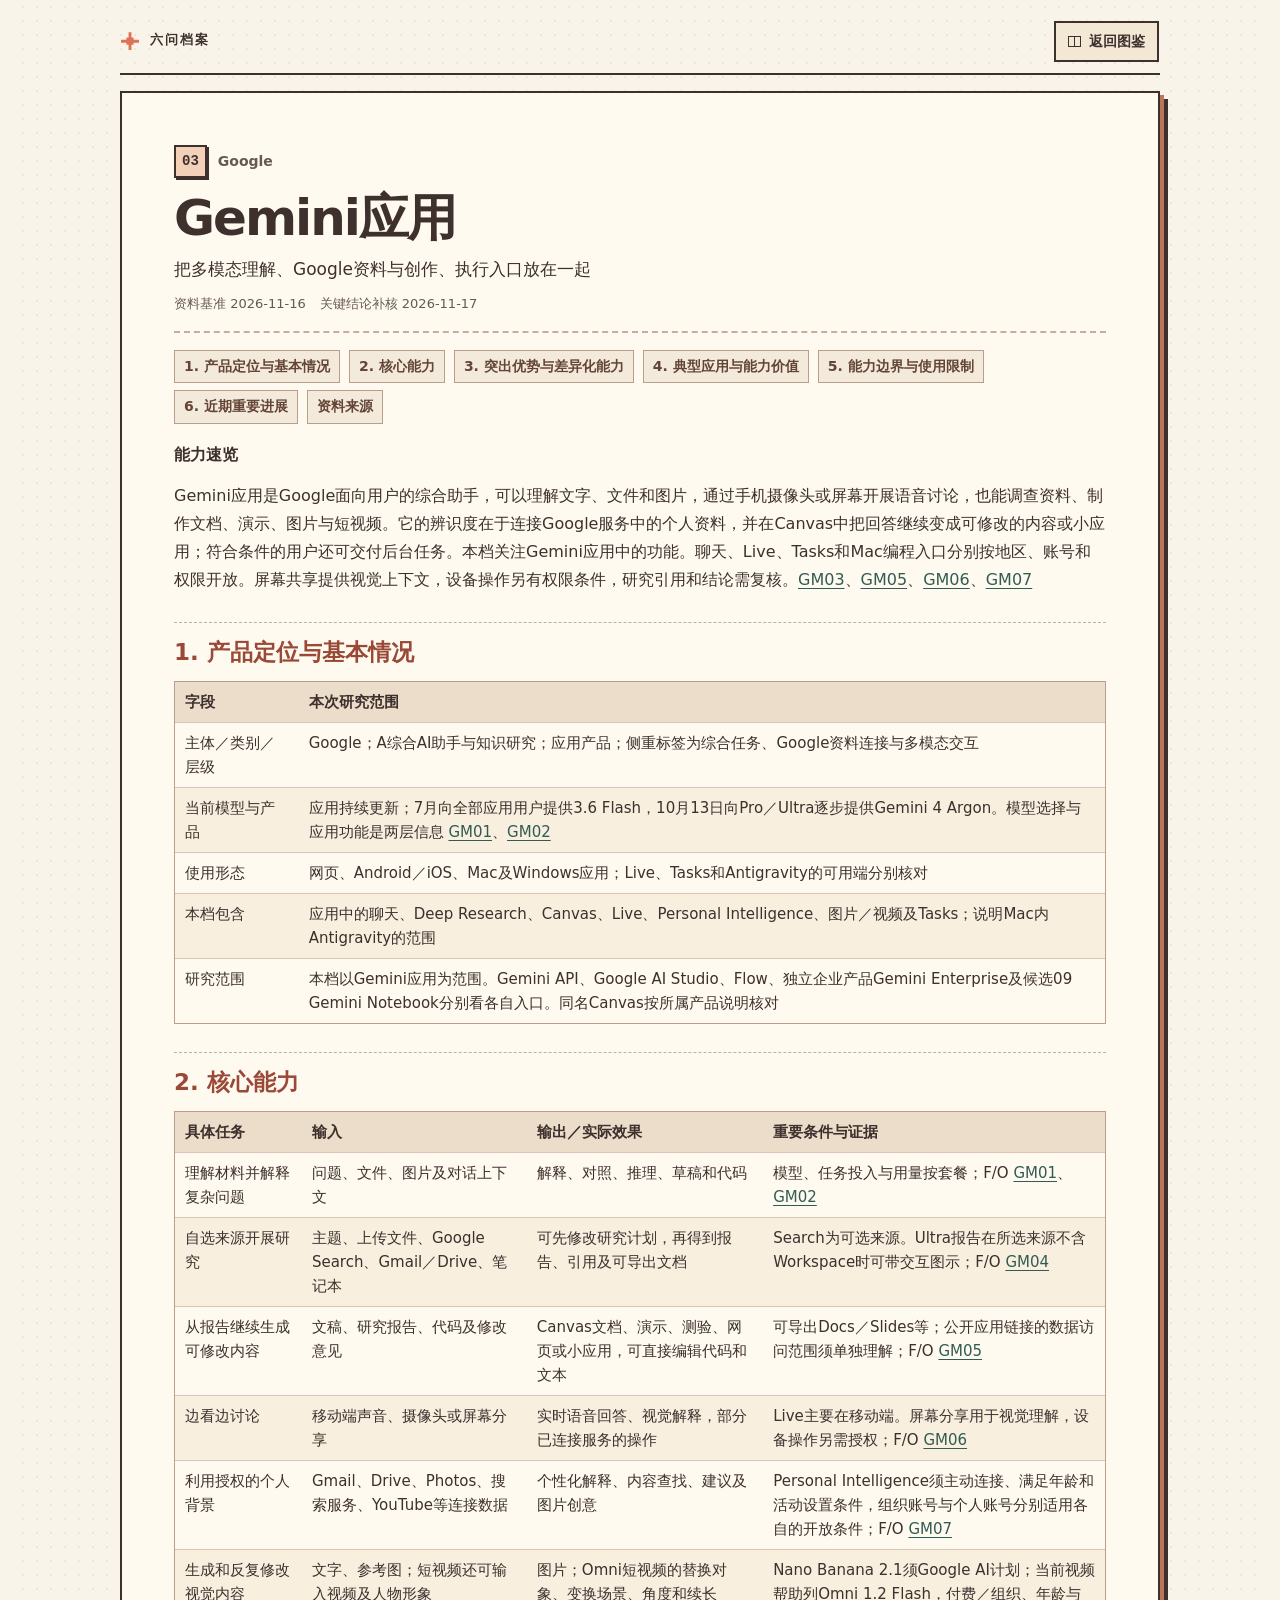
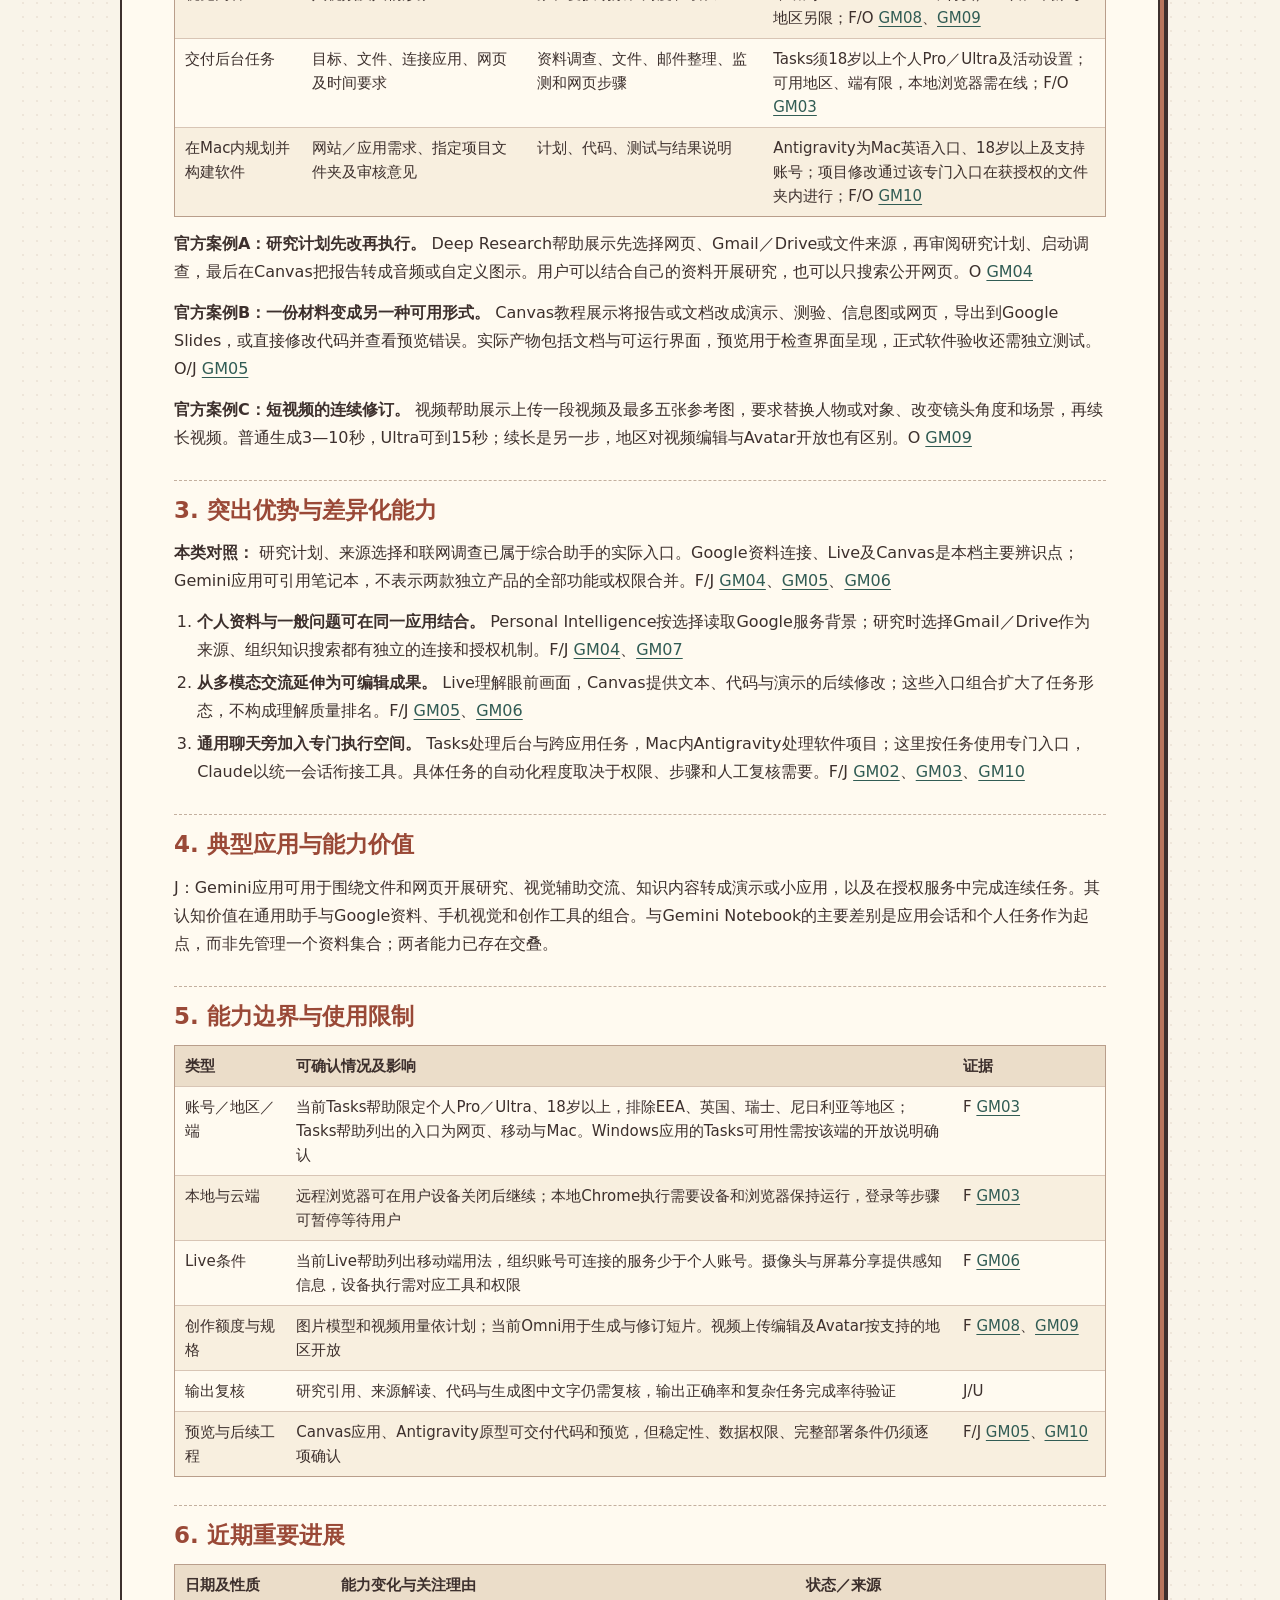
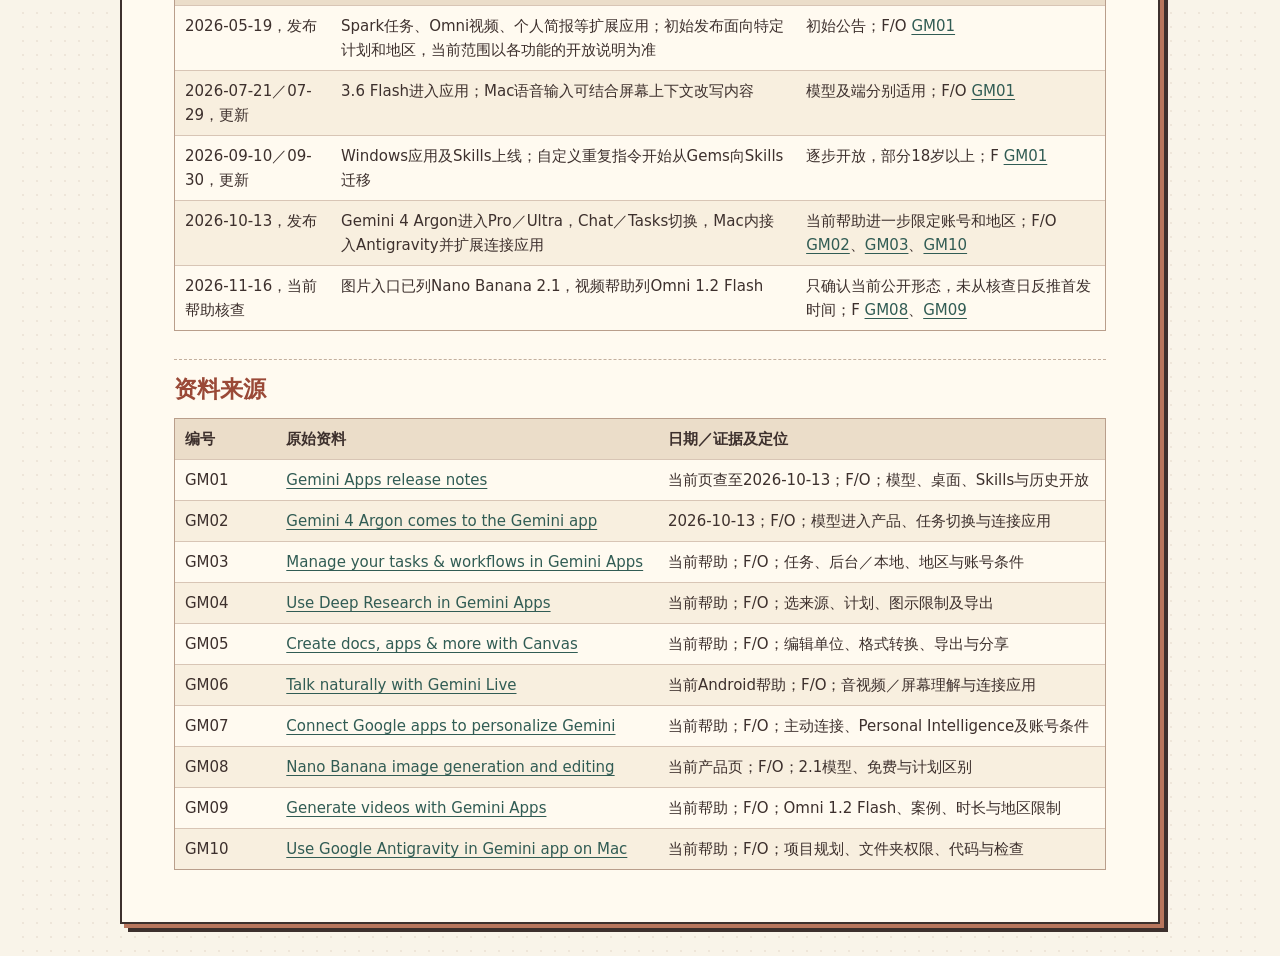
<file: dossiers/obj-03.html>
<!doctype html>
<html lang="zh-CN">
<head>
  <meta charset="utf-8">
  <meta name="viewport" content="width=device-width, initial-scale=1">
  <title>Gemini应用｜六问档案</title>
  <link rel="stylesheet" href="../styles.css">
</head>
<body>
  <main class="dossier-stage">
    <header class="masthead">
      <span class="masthead-brand"><span class="pixel-star" aria-hidden="true"></span>六问档案</span>
      <a class="paper-button return-button" href="../index.html#A/03">返回图鉴</a>
    </header>
    <article class="dossier-sheet" id="obj-03">
      <header class="dossier-header">
        <div class="dossier-meta">
          <span class="id-stamp mono">03</span>
          <span class="company">Google</span>
          
        </div>
        <h1>Gemini应用</h1>
        <p class="dossier-topic">把多模态理解、Google资料与创作、执行入口放在一起</p>
        <p class="research-dates muted">
          <span>资料基准 2026-11-16</span>
          <span>关键结论补核 2026-11-17</span>
        </p>
      </header>
      <nav class="dossier-contents" aria-label="档案目录">
        <a href="#question-1">1. 产品定位与基本情况</a>
<a href="#question-2">2. 核心能力</a>
<a href="#question-3">3. 突出优势与差异化能力</a>
<a href="#question-4">4. 典型应用与能力价值</a>
<a href="#question-5">5. 能力边界与使用限制</a>
<a href="#question-6">6. 近期重要进展</a>
        <a href="#sources">资料来源</a>
      </nav>
      <div class="dossier-prose">
        <p><strong>能力速览</strong></p>
<p>Gemini应用是Google面向用户的综合助手，可以理解文字、文件和图片，通过手机摄像头或屏幕开展语音讨论，也能调查资料、制作文档、演示、图片与短视频。它的辨识度在于连接Google服务中的个人资料，并在Canvas中把回答继续变成可修改的内容或小应用；符合条件的用户还可交付后台任务。本档关注Gemini应用中的功能。聊天、Live、Tasks和Mac编程入口分别按地区、账号和权限开放。屏幕共享提供视觉上下文，设备操作另有权限条件，研究引用和结论需复核。<a target="_blank" rel="noopener noreferrer" href="https://support.google.com/gemini/answer/17094507?hl=en">GM03</a>、<a target="_blank" rel="noopener noreferrer" href="https://support.google.com/gemini/answer/16047321?hl=en">GM05</a>、<a target="_blank" rel="noopener noreferrer" href="https://support.google.com/gemini/answer/15274899?hl=en">GM06</a>、<a target="_blank" rel="noopener noreferrer" href="https://support.google.com/gemini/answer/16598406?hl=en">GM07</a></p>
<h2 id="question-1">1. 产品定位与基本情况</h2>
<div class="dossier-table" role="region" aria-label="资料表" tabindex="0"><table>
<thead>
<tr>
<th>字段</th>
<th>本次研究范围</th>
</tr>
</thead>
<tbody>
<tr>
<td>主体／类别／层级</td>
<td>Google；A综合AI助手与知识研究；应用产品；侧重标签为综合任务、Google资料连接与多模态交互</td>
</tr>
<tr>
<td>当前模型与产品</td>
<td>应用持续更新；7月向全部应用用户提供3.6 Flash，10月13日向Pro／Ultra逐步提供Gemini 4 Argon。模型选择与应用功能是两层信息 <a target="_blank" rel="noopener noreferrer" href="https://gemini.google/us/release-notes/?hl=en">GM01</a>、<a target="_blank" rel="noopener noreferrer" href="https://blog.google/innovation-and-ai/products/gemini-app/gemini-4-argon-availability/">GM02</a></td>
</tr>
<tr>
<td>使用形态</td>
<td>网页、Android／iOS、Mac及Windows应用；Live、Tasks和Antigravity的可用端分别核对</td>
</tr>
<tr>
<td>本档包含</td>
<td>应用中的聊天、Deep Research、Canvas、Live、Personal Intelligence、图片／视频及Tasks；说明Mac内Antigravity的范围</td>
</tr>
<tr>
<td>研究范围</td>
<td>本档以Gemini应用为范围。Gemini API、Google AI Studio、Flow、独立企业产品Gemini Enterprise及候选09 Gemini Notebook分别看各自入口。同名Canvas按所属产品说明核对</td>
</tr>
</tbody>
</table></div>
<h2 id="question-2">2. 核心能力</h2>
<div class="dossier-table" role="region" aria-label="资料表" tabindex="0"><table>
<thead>
<tr>
<th>具体任务</th>
<th>输入</th>
<th>输出／实际效果</th>
<th>重要条件与证据</th>
</tr>
</thead>
<tbody>
<tr>
<td>理解材料并解释复杂问题</td>
<td>问题、文件、图片及对话上下文</td>
<td>解释、对照、推理、草稿和代码</td>
<td>模型、任务投入与用量按套餐；F/O <a target="_blank" rel="noopener noreferrer" href="https://gemini.google/us/release-notes/?hl=en">GM01</a>、<a target="_blank" rel="noopener noreferrer" href="https://blog.google/innovation-and-ai/products/gemini-app/gemini-4-argon-availability/">GM02</a></td>
</tr>
<tr>
<td>自选来源开展研究</td>
<td>主题、上传文件、Google Search、Gmail／Drive、笔记本</td>
<td>可先修改研究计划，再得到报告、引用及可导出文档</td>
<td>Search为可选来源。Ultra报告在所选来源不含Workspace时可带交互图示；F/O <a target="_blank" rel="noopener noreferrer" href="https://support.google.com/gemini/answer/15719111?hl=en">GM04</a></td>
</tr>
<tr>
<td>从报告继续生成可修改内容</td>
<td>文稿、研究报告、代码及修改意见</td>
<td>Canvas文档、演示、测验、网页或小应用，可直接编辑代码和文本</td>
<td>可导出Docs／Slides等；公开应用链接的数据访问范围须单独理解；F/O <a target="_blank" rel="noopener noreferrer" href="https://support.google.com/gemini/answer/16047321?hl=en">GM05</a></td>
</tr>
<tr>
<td>边看边讨论</td>
<td>移动端声音、摄像头或屏幕分享</td>
<td>实时语音回答、视觉解释，部分已连接服务的操作</td>
<td>Live主要在移动端。屏幕分享用于视觉理解，设备操作另需授权；F/O <a target="_blank" rel="noopener noreferrer" href="https://support.google.com/gemini/answer/15274899?hl=en">GM06</a></td>
</tr>
<tr>
<td>利用授权的个人背景</td>
<td>Gmail、Drive、Photos、搜索服务、YouTube等连接数据</td>
<td>个性化解释、内容查找、建议及图片创意</td>
<td>Personal Intelligence须主动连接、满足年龄和活动设置条件，组织账号与个人账号分别适用各自的开放条件；F/O <a target="_blank" rel="noopener noreferrer" href="https://support.google.com/gemini/answer/16598406?hl=en">GM07</a></td>
</tr>
<tr>
<td>生成和反复修改视觉内容</td>
<td>文字、参考图；短视频还可输入视频及人物形象</td>
<td>图片；Omni短视频的替换对象、变换场景、角度和续长</td>
<td>Nano Banana 2.1须Google AI计划；当前视频帮助列Omni 1.2 Flash，付费／组织、年龄与地区另限；F/O <a target="_blank" rel="noopener noreferrer" href="https://gemini.google/us/overview/image-generation/?hl=en-US">GM08</a>、<a target="_blank" rel="noopener noreferrer" href="https://support.google.com/gemini/answer/16126339?hl=en">GM09</a></td>
</tr>
<tr>
<td>交付后台任务</td>
<td>目标、文件、连接应用、网页及时间要求</td>
<td>资料调查、文件、邮件整理、监测和网页步骤</td>
<td>Tasks须18岁以上个人Pro／Ultra及活动设置；可用地区、端有限，本地浏览器需在线；F/O <a target="_blank" rel="noopener noreferrer" href="https://support.google.com/gemini/answer/17094507?hl=en">GM03</a></td>
</tr>
<tr>
<td>在Mac内规划并构建软件</td>
<td>网站／应用需求、指定项目文件夹及审核意见</td>
<td>计划、代码、测试与结果说明</td>
<td>Antigravity为Mac英语入口、18岁以上及支持账号；项目修改通过该专门入口在获授权的文件夹内进行；F/O <a target="_blank" rel="noopener noreferrer" href="https://support.google.com/gemini/answer/18755601?hl=en">GM10</a></td>
</tr>
</tbody>
</table></div>
<p><strong>官方案例A：研究计划先改再执行。</strong> Deep Research帮助展示先选择网页、Gmail／Drive或文件来源，再审阅研究计划、启动调查，最后在Canvas把报告转成音频或自定义图示。用户可以结合自己的资料开展研究，也可以只搜索公开网页。O <a target="_blank" rel="noopener noreferrer" href="https://support.google.com/gemini/answer/15719111?hl=en">GM04</a></p>
<p><strong>官方案例B：一份材料变成另一种可用形式。</strong> Canvas教程展示将报告或文档改成演示、测验、信息图或网页，导出到Google Slides，或直接修改代码并查看预览错误。实际产物包括文档与可运行界面，预览用于检查界面呈现，正式软件验收还需独立测试。O/J <a target="_blank" rel="noopener noreferrer" href="https://support.google.com/gemini/answer/16047321?hl=en">GM05</a></p>
<p><strong>官方案例C：短视频的连续修订。</strong> 视频帮助展示上传一段视频及最多五张参考图，要求替换人物或对象、改变镜头角度和场景，再续长视频。普通生成3—10秒，Ultra可到15秒；续长是另一步，地区对视频编辑与Avatar开放也有区别。O <a target="_blank" rel="noopener noreferrer" href="https://support.google.com/gemini/answer/16126339?hl=en">GM09</a></p>
<h2 id="question-3">3. 突出优势与差异化能力</h2>
<p><strong>本类对照：</strong> 研究计划、来源选择和联网调查已属于综合助手的实际入口。Google资料连接、Live及Canvas是本档主要辨识点；Gemini应用可引用笔记本，不表示两款独立产品的全部功能或权限合并。F/J <a target="_blank" rel="noopener noreferrer" href="https://support.google.com/gemini/answer/15719111?hl=en">GM04</a>、<a target="_blank" rel="noopener noreferrer" href="https://support.google.com/gemini/answer/16047321?hl=en">GM05</a>、<a target="_blank" rel="noopener noreferrer" href="https://support.google.com/gemini/answer/15274899?hl=en">GM06</a></p>
<ol>
<li><strong>个人资料与一般问题可在同一应用结合。</strong> Personal Intelligence按选择读取Google服务背景；研究时选择Gmail／Drive作为来源、组织知识搜索都有独立的连接和授权机制。F/J <a target="_blank" rel="noopener noreferrer" href="https://support.google.com/gemini/answer/15719111?hl=en">GM04</a>、<a target="_blank" rel="noopener noreferrer" href="https://support.google.com/gemini/answer/16598406?hl=en">GM07</a></li>
<li><strong>从多模态交流延伸为可编辑成果。</strong> Live理解眼前画面，Canvas提供文本、代码与演示的后续修改；这些入口组合扩大了任务形态，不构成理解质量排名。F/J <a target="_blank" rel="noopener noreferrer" href="https://support.google.com/gemini/answer/16047321?hl=en">GM05</a>、<a target="_blank" rel="noopener noreferrer" href="https://support.google.com/gemini/answer/15274899?hl=en">GM06</a></li>
<li><strong>通用聊天旁加入专门执行空间。</strong> Tasks处理后台与跨应用任务，Mac内Antigravity处理软件项目；这里按任务使用专门入口，Claude以统一会话衔接工具。具体任务的自动化程度取决于权限、步骤和人工复核需要。F/J <a target="_blank" rel="noopener noreferrer" href="https://blog.google/innovation-and-ai/products/gemini-app/gemini-4-argon-availability/">GM02</a>、<a target="_blank" rel="noopener noreferrer" href="https://support.google.com/gemini/answer/17094507?hl=en">GM03</a>、<a target="_blank" rel="noopener noreferrer" href="https://support.google.com/gemini/answer/18755601?hl=en">GM10</a></li>
</ol>
<h2 id="question-4">4. 典型应用与能力价值</h2>
<p>J：Gemini应用可用于围绕文件和网页开展研究、视觉辅助交流、知识内容转成演示或小应用，以及在授权服务中完成连续任务。其认知价值在通用助手与Google资料、手机视觉和创作工具的组合。与Gemini Notebook的主要差别是应用会话和个人任务作为起点，而非先管理一个资料集合；两者能力已存在交叠。</p>
<h2 id="question-5">5. 能力边界与使用限制</h2>
<div class="dossier-table" role="region" aria-label="资料表" tabindex="0"><table>
<thead>
<tr>
<th>类型</th>
<th>可确认情况及影响</th>
<th>证据</th>
</tr>
</thead>
<tbody>
<tr>
<td>账号／地区／端</td>
<td>当前Tasks帮助限定个人Pro／Ultra、18岁以上，排除EEA、英国、瑞士、尼日利亚等地区；Tasks帮助列出的入口为网页、移动与Mac。Windows应用的Tasks可用性需按该端的开放说明确认</td>
<td>F <a target="_blank" rel="noopener noreferrer" href="https://support.google.com/gemini/answer/17094507?hl=en">GM03</a></td>
</tr>
<tr>
<td>本地与云端</td>
<td>远程浏览器可在用户设备关闭后继续；本地Chrome执行需要设备和浏览器保持运行，登录等步骤可暂停等待用户</td>
<td>F <a target="_blank" rel="noopener noreferrer" href="https://support.google.com/gemini/answer/17094507?hl=en">GM03</a></td>
</tr>
<tr>
<td>Live条件</td>
<td>当前Live帮助列出移动端用法，组织账号可连接的服务少于个人账号。摄像头与屏幕分享提供感知信息，设备执行需对应工具和权限</td>
<td>F <a target="_blank" rel="noopener noreferrer" href="https://support.google.com/gemini/answer/15274899?hl=en">GM06</a></td>
</tr>
<tr>
<td>创作额度与规格</td>
<td>图片模型和视频用量依计划；当前Omni用于生成与修订短片。视频上传编辑及Avatar按支持的地区开放</td>
<td>F <a target="_blank" rel="noopener noreferrer" href="https://gemini.google/us/overview/image-generation/?hl=en-US">GM08</a>、<a target="_blank" rel="noopener noreferrer" href="https://support.google.com/gemini/answer/16126339?hl=en">GM09</a></td>
</tr>
<tr>
<td>输出复核</td>
<td>研究引用、来源解读、代码与生成图中文字仍需复核，输出正确率和复杂任务完成率待验证</td>
<td>J/U</td>
</tr>
<tr>
<td>预览与后续工程</td>
<td>Canvas应用、Antigravity原型可交付代码和预览，但稳定性、数据权限、完整部署条件仍须逐项确认</td>
<td>F/J <a target="_blank" rel="noopener noreferrer" href="https://support.google.com/gemini/answer/16047321?hl=en">GM05</a>、<a target="_blank" rel="noopener noreferrer" href="https://support.google.com/gemini/answer/18755601?hl=en">GM10</a></td>
</tr>
</tbody>
</table></div>
<h2 id="question-6">6. 近期重要进展</h2>
<div class="dossier-table" role="region" aria-label="资料表" tabindex="0"><table>
<thead>
<tr>
<th>日期及性质</th>
<th>能力变化与关注理由</th>
<th>状态／来源</th>
</tr>
</thead>
<tbody>
<tr>
<td>2026-05-19，发布</td>
<td>Spark任务、Omni视频、个人简报等扩展应用；初始发布面向特定计划和地区，当前范围以各功能的开放说明为准</td>
<td>初始公告；F/O <a target="_blank" rel="noopener noreferrer" href="https://gemini.google/us/release-notes/?hl=en">GM01</a></td>
</tr>
<tr>
<td>2026-07-21／07-29，更新</td>
<td>3.6 Flash进入应用；Mac语音输入可结合屏幕上下文改写内容</td>
<td>模型及端分别适用；F/O <a target="_blank" rel="noopener noreferrer" href="https://gemini.google/us/release-notes/?hl=en">GM01</a></td>
</tr>
<tr>
<td>2026-09-10／09-30，更新</td>
<td>Windows应用及Skills上线；自定义重复指令开始从Gems向Skills迁移</td>
<td>逐步开放，部分18岁以上；F <a target="_blank" rel="noopener noreferrer" href="https://gemini.google/us/release-notes/?hl=en">GM01</a></td>
</tr>
<tr>
<td>2026-10-13，发布</td>
<td>Gemini 4 Argon进入Pro／Ultra，Chat／Tasks切换，Mac内接入Antigravity并扩展连接应用</td>
<td>当前帮助进一步限定账号和地区；F/O <a target="_blank" rel="noopener noreferrer" href="https://blog.google/innovation-and-ai/products/gemini-app/gemini-4-argon-availability/">GM02</a>、<a target="_blank" rel="noopener noreferrer" href="https://support.google.com/gemini/answer/17094507?hl=en">GM03</a>、<a target="_blank" rel="noopener noreferrer" href="https://support.google.com/gemini/answer/18755601?hl=en">GM10</a></td>
</tr>
<tr>
<td>2026-11-16，当前帮助核查</td>
<td>图片入口已列Nano Banana 2.1，视频帮助列Omni 1.2 Flash</td>
<td>只确认当前公开形态，未从核查日反推首发时间；F <a target="_blank" rel="noopener noreferrer" href="https://gemini.google/us/overview/image-generation/?hl=en-US">GM08</a>、<a target="_blank" rel="noopener noreferrer" href="https://support.google.com/gemini/answer/16126339?hl=en">GM09</a></td>
</tr>
</tbody>
</table></div>
<h2 id="sources">资料来源</h2>
<div class="dossier-table" role="region" aria-label="资料表" tabindex="0"><table>
<thead>
<tr>
<th>编号</th>
<th>原始资料</th>
<th>日期／证据及定位</th>
</tr>
</thead>
<tbody>
<tr>
<td>GM01</td>
<td><a target="_blank" rel="noopener noreferrer" href="https://gemini.google/us/release-notes/?hl=en">Gemini Apps release notes</a></td>
<td>当前页查至2026-10-13；F/O；模型、桌面、Skills与历史开放</td>
</tr>
<tr>
<td>GM02</td>
<td><a target="_blank" rel="noopener noreferrer" href="https://blog.google/innovation-and-ai/products/gemini-app/gemini-4-argon-availability/">Gemini 4 Argon comes to the Gemini app</a></td>
<td>2026-10-13；F/O；模型进入产品、任务切换与连接应用</td>
</tr>
<tr>
<td>GM03</td>
<td><a target="_blank" rel="noopener noreferrer" href="https://support.google.com/gemini/answer/17094507?hl=en">Manage your tasks &amp; workflows in Gemini Apps</a></td>
<td>当前帮助；F/O；任务、后台／本地、地区与账号条件</td>
</tr>
<tr>
<td>GM04</td>
<td><a target="_blank" rel="noopener noreferrer" href="https://support.google.com/gemini/answer/15719111?hl=en">Use Deep Research in Gemini Apps</a></td>
<td>当前帮助；F/O；选来源、计划、图示限制及导出</td>
</tr>
<tr>
<td>GM05</td>
<td><a target="_blank" rel="noopener noreferrer" href="https://support.google.com/gemini/answer/16047321?hl=en">Create docs, apps &amp; more with Canvas</a></td>
<td>当前帮助；F/O；编辑单位、格式转换、导出与分享</td>
</tr>
<tr>
<td>GM06</td>
<td><a target="_blank" rel="noopener noreferrer" href="https://support.google.com/gemini/answer/15274899?hl=en">Talk naturally with Gemini Live</a></td>
<td>当前Android帮助；F/O；音视频／屏幕理解与连接应用</td>
</tr>
<tr>
<td>GM07</td>
<td><a target="_blank" rel="noopener noreferrer" href="https://support.google.com/gemini/answer/16598406?hl=en">Connect Google apps to personalize Gemini</a></td>
<td>当前帮助；F/O；主动连接、Personal Intelligence及账号条件</td>
</tr>
<tr>
<td>GM08</td>
<td><a target="_blank" rel="noopener noreferrer" href="https://gemini.google/us/overview/image-generation/?hl=en-US">Nano Banana image generation and editing</a></td>
<td>当前产品页；F/O；2.1模型、免费与计划区别</td>
</tr>
<tr>
<td>GM09</td>
<td><a target="_blank" rel="noopener noreferrer" href="https://support.google.com/gemini/answer/16126339?hl=en">Generate videos with Gemini Apps</a></td>
<td>当前帮助；F/O；Omni 1.2 Flash、案例、时长与地区限制</td>
</tr>
<tr>
<td>GM10</td>
<td><a target="_blank" rel="noopener noreferrer" href="https://support.google.com/gemini/answer/18755601?hl=en">Use Google Antigravity in Gemini app on Mac</a></td>
<td>当前帮助；F/O；项目规划、文件夹权限、代码与检查</td>
</tr>
</tbody>
</table></div>

      </div>
    </article>
  </main>
</body>
</html>
</file>
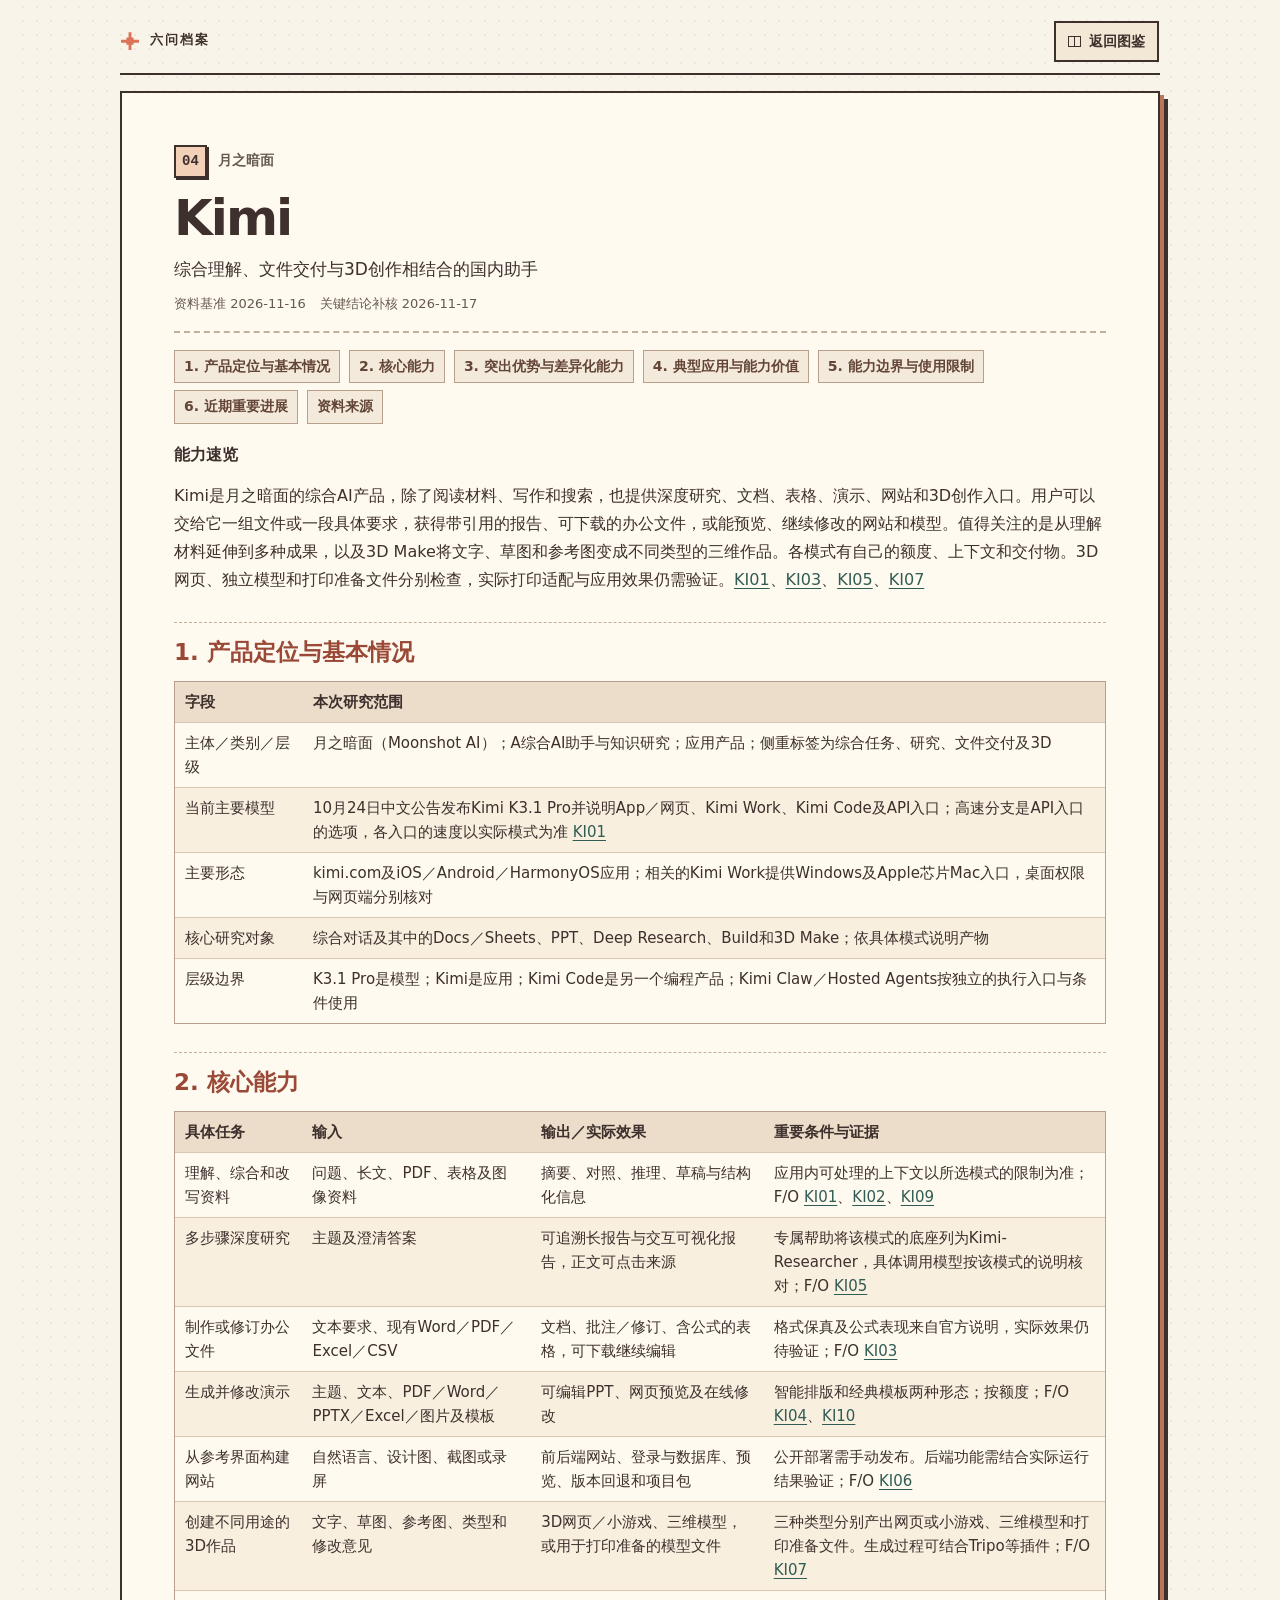
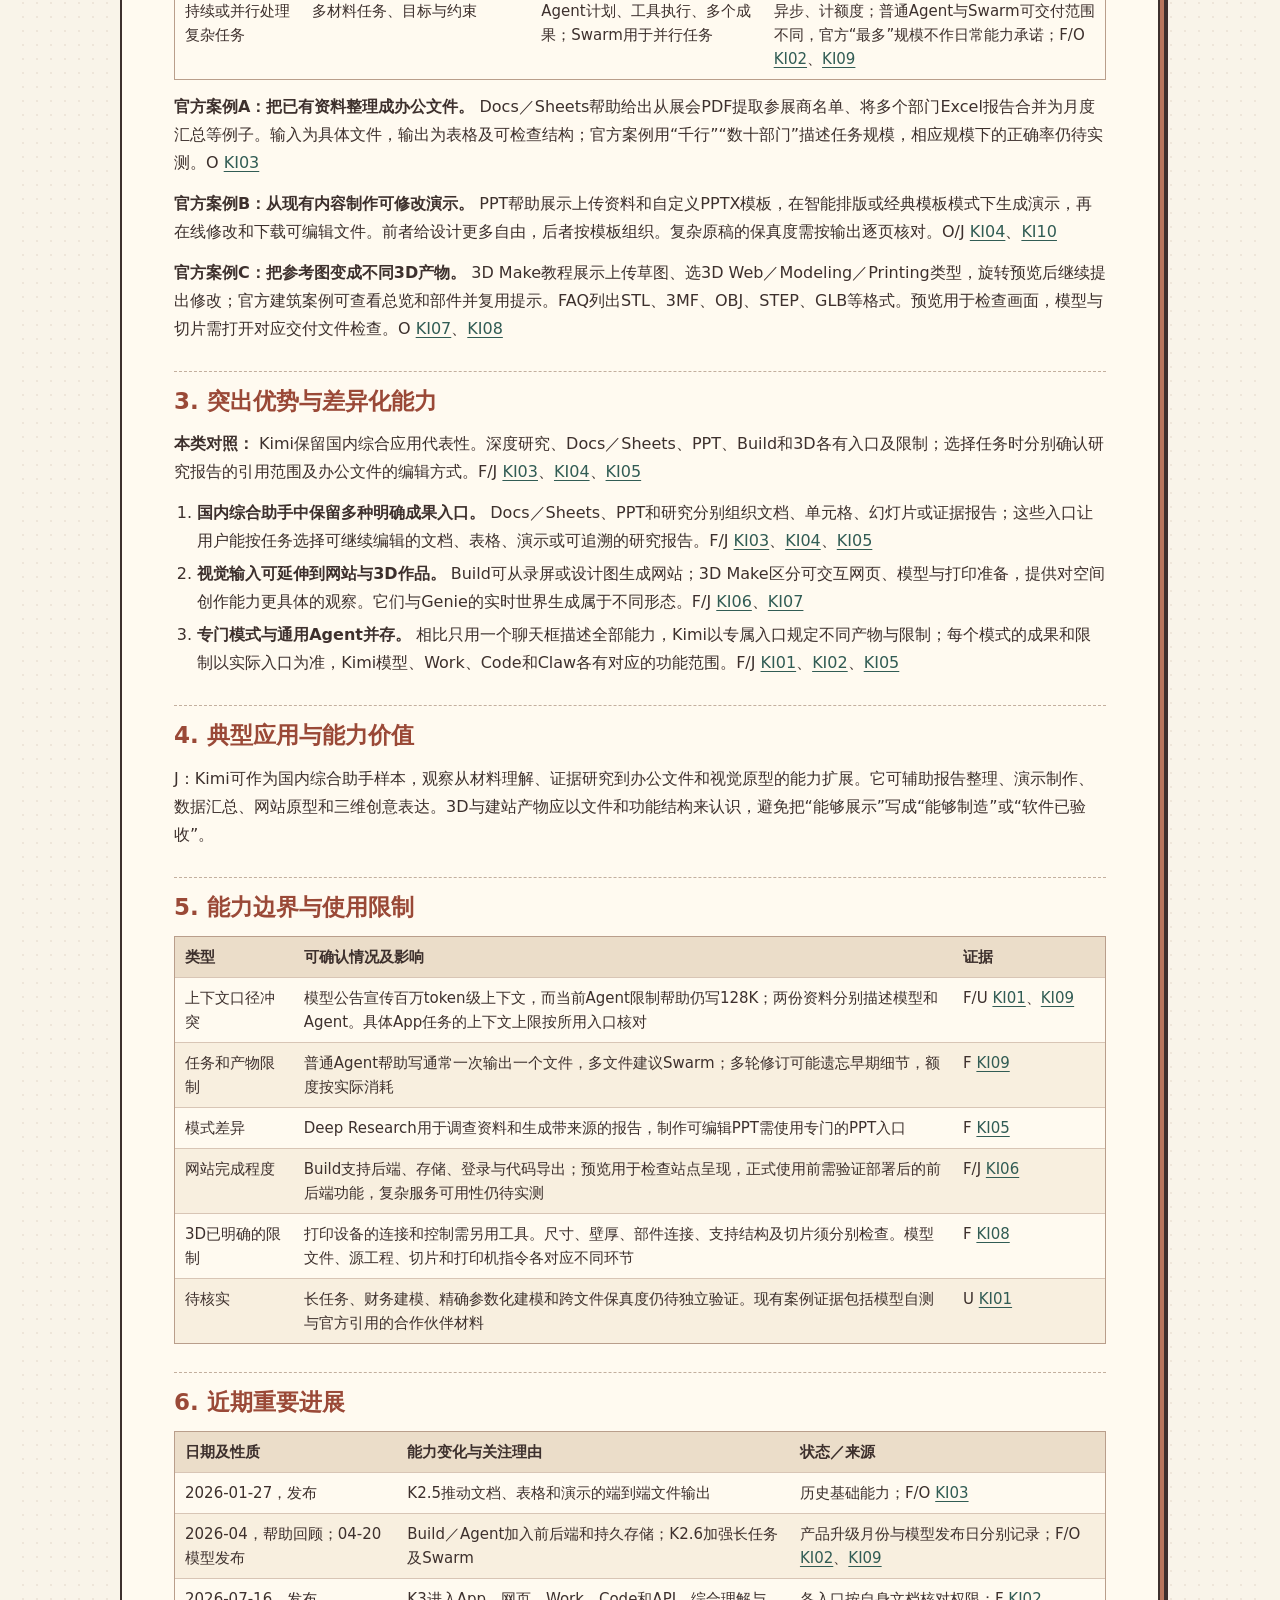
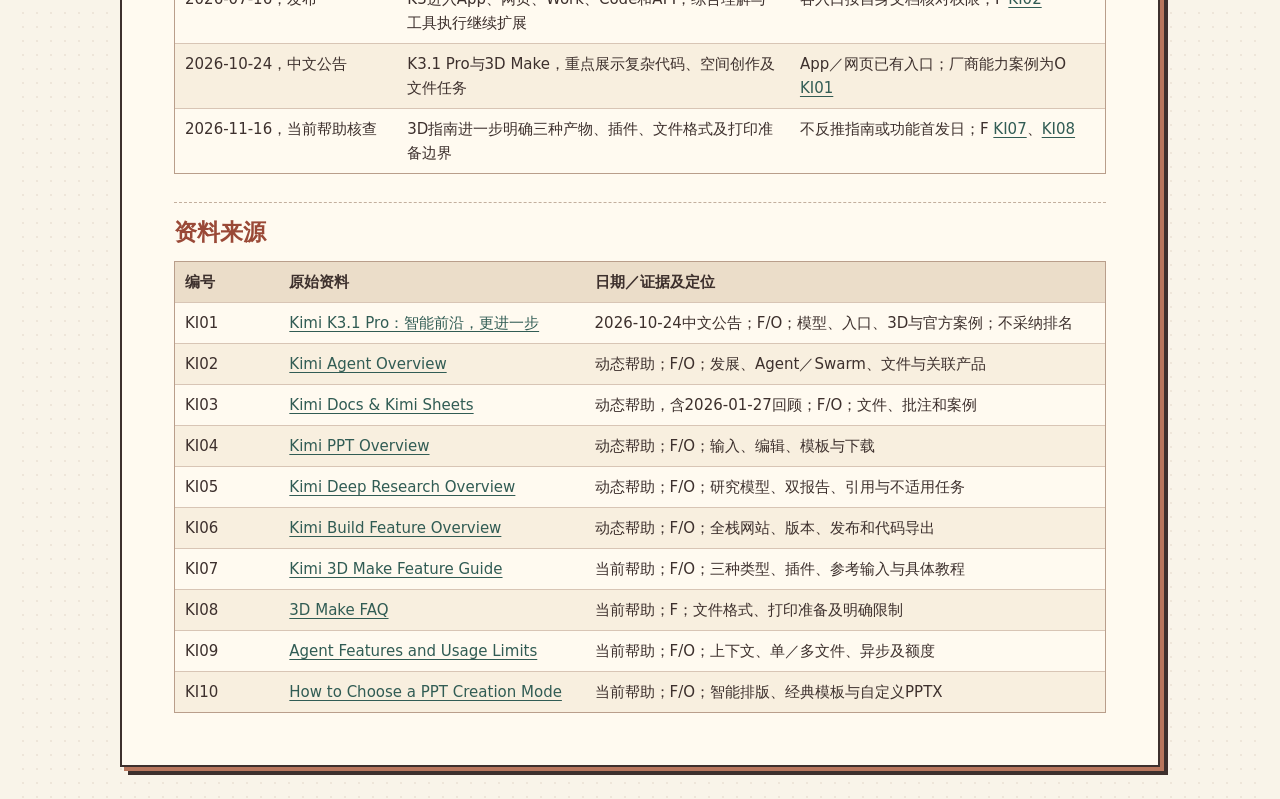
<file: dossiers/obj-04.html>
<!doctype html>
<html lang="zh-CN">
<head>
  <meta charset="utf-8">
  <meta name="viewport" content="width=device-width, initial-scale=1">
  <title>Kimi｜六问档案</title>
  <link rel="stylesheet" href="../styles.css">
</head>
<body>
  <main class="dossier-stage">
    <header class="masthead">
      <span class="masthead-brand"><span class="pixel-star" aria-hidden="true"></span>六问档案</span>
      <a class="paper-button return-button" href="../index.html#A/04">返回图鉴</a>
    </header>
    <article class="dossier-sheet" id="obj-04">
      <header class="dossier-header">
        <div class="dossier-meta">
          <span class="id-stamp mono">04</span>
          <span class="company">月之暗面</span>
          
        </div>
        <h1>Kimi</h1>
        <p class="dossier-topic">综合理解、文件交付与3D创作相结合的国内助手</p>
        <p class="research-dates muted">
          <span>资料基准 2026-11-16</span>
          <span>关键结论补核 2026-11-17</span>
        </p>
      </header>
      <nav class="dossier-contents" aria-label="档案目录">
        <a href="#question-1">1. 产品定位与基本情况</a>
<a href="#question-2">2. 核心能力</a>
<a href="#question-3">3. 突出优势与差异化能力</a>
<a href="#question-4">4. 典型应用与能力价值</a>
<a href="#question-5">5. 能力边界与使用限制</a>
<a href="#question-6">6. 近期重要进展</a>
        <a href="#sources">资料来源</a>
      </nav>
      <div class="dossier-prose">
        <p><strong>能力速览</strong></p>
<p>Kimi是月之暗面的综合AI产品，除了阅读材料、写作和搜索，也提供深度研究、文档、表格、演示、网站和3D创作入口。用户可以交给它一组文件或一段具体要求，获得带引用的报告、可下载的办公文件，或能预览、继续修改的网站和模型。值得关注的是从理解材料延伸到多种成果，以及3D Make将文字、草图和参考图变成不同类型的三维作品。各模式有自己的额度、上下文和交付物。3D网页、独立模型和打印准备文件分别检查，实际打印适配与应用效果仍需验证。<a target="_blank" rel="noopener noreferrer" href="https://www.kimi.com/news/kimi-k3-1-pro">KI01</a>、<a target="_blank" rel="noopener noreferrer" href="https://www.kimi.com/en/help/docs-and-sheets/docs-and-sheets-overview">KI03</a>、<a target="_blank" rel="noopener noreferrer" href="https://www.kimi.com/en/help/deep-research/deep-research-overview">KI05</a>、<a target="_blank" rel="noopener noreferrer" href="https://www.kimi.com/en/help/3d-make/3d-make-overview">KI07</a></p>
<h2 id="question-1">1. 产品定位与基本情况</h2>
<div class="dossier-table" role="region" aria-label="资料表" tabindex="0"><table>
<thead>
<tr>
<th>字段</th>
<th>本次研究范围</th>
</tr>
</thead>
<tbody>
<tr>
<td>主体／类别／层级</td>
<td>月之暗面（Moonshot AI）；A综合AI助手与知识研究；应用产品；侧重标签为综合任务、研究、文件交付及3D</td>
</tr>
<tr>
<td>当前主要模型</td>
<td>10月24日中文公告发布Kimi K3.1 Pro并说明App／网页、Kimi Work、Kimi Code及API入口；高速分支是API入口的选项，各入口的速度以实际模式为准 <a target="_blank" rel="noopener noreferrer" href="https://www.kimi.com/news/kimi-k3-1-pro">KI01</a></td>
</tr>
<tr>
<td>主要形态</td>
<td>kimi.com及iOS／Android／HarmonyOS应用；相关的Kimi Work提供Windows及Apple芯片Mac入口，桌面权限与网页端分别核对</td>
</tr>
<tr>
<td>核心研究对象</td>
<td>综合对话及其中的Docs／Sheets、PPT、Deep Research、Build和3D Make；依具体模式说明产物</td>
</tr>
<tr>
<td>层级边界</td>
<td>K3.1 Pro是模型；Kimi是应用；Kimi Code是另一个编程产品；Kimi Claw／Hosted Agents按独立的执行入口与条件使用</td>
</tr>
</tbody>
</table></div>
<h2 id="question-2">2. 核心能力</h2>
<div class="dossier-table" role="region" aria-label="资料表" tabindex="0"><table>
<thead>
<tr>
<th>具体任务</th>
<th>输入</th>
<th>输出／实际效果</th>
<th>重要条件与证据</th>
</tr>
</thead>
<tbody>
<tr>
<td>理解、综合和改写资料</td>
<td>问题、长文、PDF、表格及图像资料</td>
<td>摘要、对照、推理、草稿与结构化信息</td>
<td>应用内可处理的上下文以所选模式的限制为准；F/O <a target="_blank" rel="noopener noreferrer" href="https://www.kimi.com/news/kimi-k3-1-pro">KI01</a>、<a target="_blank" rel="noopener noreferrer" href="https://www.kimi.com/en/help/agent/agent-overview">KI02</a>、<a target="_blank" rel="noopener noreferrer" href="https://www.kimi.com/en/help/agent/agent-features-and-limits">KI09</a></td>
</tr>
<tr>
<td>多步骤深度研究</td>
<td>主题及澄清答案</td>
<td>可追溯长报告与交互可视化报告，正文可点击来源</td>
<td>专属帮助将该模式的底座列为Kimi-Researcher，具体调用模型按该模式的说明核对；F/O <a target="_blank" rel="noopener noreferrer" href="https://www.kimi.com/en/help/deep-research/deep-research-overview">KI05</a></td>
</tr>
<tr>
<td>制作或修订办公文件</td>
<td>文本要求、现有Word／PDF／Excel／CSV</td>
<td>文档、批注／修订、含公式的表格，可下载继续编辑</td>
<td>格式保真及公式表现来自官方说明，实际效果仍待验证；F/O <a target="_blank" rel="noopener noreferrer" href="https://www.kimi.com/en/help/docs-and-sheets/docs-and-sheets-overview">KI03</a></td>
</tr>
<tr>
<td>生成并修改演示</td>
<td>主题、文本、PDF／Word／PPTX／Excel／图片及模板</td>
<td>可编辑PPT、网页预览及在线修改</td>
<td>智能排版和经典模板两种形态；按额度；F/O <a target="_blank" rel="noopener noreferrer" href="https://www.kimi.com/en/help/ppt/ppt-overview">KI04</a>、<a target="_blank" rel="noopener noreferrer" href="https://www.kimi.com/en/help/ppt/ppt-creation-mode">KI10</a></td>
</tr>
<tr>
<td>从参考界面构建网站</td>
<td>自然语言、设计图、截图或录屏</td>
<td>前后端网站、登录与数据库、预览、版本回退和项目包</td>
<td>公开部署需手动发布。后端功能需结合实际运行结果验证；F/O <a target="_blank" rel="noopener noreferrer" href="https://www.kimi.com/en/help/websites/websites-overview">KI06</a></td>
</tr>
<tr>
<td>创建不同用途的3D作品</td>
<td>文字、草图、参考图、类型和修改意见</td>
<td>3D网页／小游戏、三维模型，或用于打印准备的模型文件</td>
<td>三种类型分别产出网页或小游戏、三维模型和打印准备文件。生成过程可结合Tripo等插件；F/O <a target="_blank" rel="noopener noreferrer" href="https://www.kimi.com/en/help/3d-make/3d-make-overview">KI07</a></td>
</tr>
<tr>
<td>持续或并行处理复杂任务</td>
<td>多材料任务、目标与约束</td>
<td>Agent计划、工具执行、多个成果；Swarm用于并行任务</td>
<td>异步、计额度；普通Agent与Swarm可交付范围不同，官方“最多”规模不作日常能力承诺；F/O <a target="_blank" rel="noopener noreferrer" href="https://www.kimi.com/en/help/agent/agent-overview">KI02</a>、<a target="_blank" rel="noopener noreferrer" href="https://www.kimi.com/en/help/agent/agent-features-and-limits">KI09</a></td>
</tr>
</tbody>
</table></div>
<p><strong>官方案例A：把已有资料整理成办公文件。</strong> Docs／Sheets帮助给出从展会PDF提取参展商名单、将多个部门Excel报告合并为月度汇总等例子。输入为具体文件，输出为表格及可检查结构；官方案例用“千行”“数十部门”描述任务规模，相应规模下的正确率仍待实测。O <a target="_blank" rel="noopener noreferrer" href="https://www.kimi.com/en/help/docs-and-sheets/docs-and-sheets-overview">KI03</a></p>
<p><strong>官方案例B：从现有内容制作可修改演示。</strong> PPT帮助展示上传资料和自定义PPTX模板，在智能排版或经典模板模式下生成演示，再在线修改和下载可编辑文件。前者给设计更多自由，后者按模板组织。复杂原稿的保真度需按输出逐页核对。O/J <a target="_blank" rel="noopener noreferrer" href="https://www.kimi.com/en/help/ppt/ppt-overview">KI04</a>、<a target="_blank" rel="noopener noreferrer" href="https://www.kimi.com/en/help/ppt/ppt-creation-mode">KI10</a></p>
<p><strong>官方案例C：把参考图变成不同3D产物。</strong> 3D Make教程展示上传草图、选3D Web／Modeling／Printing类型，旋转预览后继续提出修改；官方建筑案例可查看总览和部件并复用提示。FAQ列出STL、3MF、OBJ、STEP、GLB等格式。预览用于检查画面，模型与切片需打开对应交付文件检查。O <a target="_blank" rel="noopener noreferrer" href="https://www.kimi.com/en/help/3d-make/3d-make-overview">KI07</a>、<a target="_blank" rel="noopener noreferrer" href="https://www.kimi.com/en/help/3d-make/3d-make-faq">KI08</a></p>
<h2 id="question-3">3. 突出优势与差异化能力</h2>
<p><strong>本类对照：</strong> Kimi保留国内综合应用代表性。深度研究、Docs／Sheets、PPT、Build和3D各有入口及限制；选择任务时分别确认研究报告的引用范围及办公文件的编辑方式。F/J <a target="_blank" rel="noopener noreferrer" href="https://www.kimi.com/en/help/docs-and-sheets/docs-and-sheets-overview">KI03</a>、<a target="_blank" rel="noopener noreferrer" href="https://www.kimi.com/en/help/ppt/ppt-overview">KI04</a>、<a target="_blank" rel="noopener noreferrer" href="https://www.kimi.com/en/help/deep-research/deep-research-overview">KI05</a></p>
<ol>
<li><strong>国内综合助手中保留多种明确成果入口。</strong> Docs／Sheets、PPT和研究分别组织文档、单元格、幻灯片或证据报告；这些入口让用户能按任务选择可继续编辑的文档、表格、演示或可追溯的研究报告。F/J <a target="_blank" rel="noopener noreferrer" href="https://www.kimi.com/en/help/docs-and-sheets/docs-and-sheets-overview">KI03</a>、<a target="_blank" rel="noopener noreferrer" href="https://www.kimi.com/en/help/ppt/ppt-overview">KI04</a>、<a target="_blank" rel="noopener noreferrer" href="https://www.kimi.com/en/help/deep-research/deep-research-overview">KI05</a></li>
<li><strong>视觉输入可延伸到网站与3D作品。</strong> Build可从录屏或设计图生成网站；3D Make区分可交互网页、模型与打印准备，提供对空间创作能力更具体的观察。它们与Genie的实时世界生成属于不同形态。F/J <a target="_blank" rel="noopener noreferrer" href="https://www.kimi.com/en/help/websites/websites-overview">KI06</a>、<a target="_blank" rel="noopener noreferrer" href="https://www.kimi.com/en/help/3d-make/3d-make-overview">KI07</a></li>
<li><strong>专门模式与通用Agent并存。</strong> 相比只用一个聊天框描述全部能力，Kimi以专属入口规定不同产物与限制；每个模式的成果和限制以实际入口为准，Kimi模型、Work、Code和Claw各有对应的功能范围。F/J <a target="_blank" rel="noopener noreferrer" href="https://www.kimi.com/news/kimi-k3-1-pro">KI01</a>、<a target="_blank" rel="noopener noreferrer" href="https://www.kimi.com/en/help/agent/agent-overview">KI02</a>、<a target="_blank" rel="noopener noreferrer" href="https://www.kimi.com/en/help/deep-research/deep-research-overview">KI05</a></li>
</ol>
<h2 id="question-4">4. 典型应用与能力价值</h2>
<p>J：Kimi可作为国内综合助手样本，观察从材料理解、证据研究到办公文件和视觉原型的能力扩展。它可辅助报告整理、演示制作、数据汇总、网站原型和三维创意表达。3D与建站产物应以文件和功能结构来认识，避免把“能够展示”写成“能够制造”或“软件已验收”。</p>
<h2 id="question-5">5. 能力边界与使用限制</h2>
<div class="dossier-table" role="region" aria-label="资料表" tabindex="0"><table>
<thead>
<tr>
<th>类型</th>
<th>可确认情况及影响</th>
<th>证据</th>
</tr>
</thead>
<tbody>
<tr>
<td>上下文口径冲突</td>
<td>模型公告宣传百万token级上下文，而当前Agent限制帮助仍写128K；两份资料分别描述模型和Agent。具体App任务的上下文上限按所用入口核对</td>
<td>F/U <a target="_blank" rel="noopener noreferrer" href="https://www.kimi.com/news/kimi-k3-1-pro">KI01</a>、<a target="_blank" rel="noopener noreferrer" href="https://www.kimi.com/en/help/agent/agent-features-and-limits">KI09</a></td>
</tr>
<tr>
<td>任务和产物限制</td>
<td>普通Agent帮助写通常一次输出一个文件，多文件建议Swarm；多轮修订可能遗忘早期细节，额度按实际消耗</td>
<td>F <a target="_blank" rel="noopener noreferrer" href="https://www.kimi.com/en/help/agent/agent-features-and-limits">KI09</a></td>
</tr>
<tr>
<td>模式差异</td>
<td>Deep Research用于调查资料和生成带来源的报告，制作可编辑PPT需使用专门的PPT入口</td>
<td>F <a target="_blank" rel="noopener noreferrer" href="https://www.kimi.com/en/help/deep-research/deep-research-overview">KI05</a></td>
</tr>
<tr>
<td>网站完成程度</td>
<td>Build支持后端、存储、登录与代码导出；预览用于检查站点呈现，正式使用前需验证部署后的前后端功能，复杂服务可用性仍待实测</td>
<td>F/J <a target="_blank" rel="noopener noreferrer" href="https://www.kimi.com/en/help/websites/websites-overview">KI06</a></td>
</tr>
<tr>
<td>3D已明确的限制</td>
<td>打印设备的连接和控制需另用工具。尺寸、壁厚、部件连接、支持结构及切片须分别检查。模型文件、源工程、切片和打印机指令各对应不同环节</td>
<td>F <a target="_blank" rel="noopener noreferrer" href="https://www.kimi.com/en/help/3d-make/3d-make-faq">KI08</a></td>
</tr>
<tr>
<td>待核实</td>
<td>长任务、财务建模、精确参数化建模和跨文件保真度仍待独立验证。现有案例证据包括模型自测与官方引用的合作伙伴材料</td>
<td>U <a target="_blank" rel="noopener noreferrer" href="https://www.kimi.com/news/kimi-k3-1-pro">KI01</a></td>
</tr>
</tbody>
</table></div>
<h2 id="question-6">6. 近期重要进展</h2>
<div class="dossier-table" role="region" aria-label="资料表" tabindex="0"><table>
<thead>
<tr>
<th>日期及性质</th>
<th>能力变化与关注理由</th>
<th>状态／来源</th>
</tr>
</thead>
<tbody>
<tr>
<td>2026-01-27，发布</td>
<td>K2.5推动文档、表格和演示的端到端文件输出</td>
<td>历史基础能力；F/O <a target="_blank" rel="noopener noreferrer" href="https://www.kimi.com/en/help/docs-and-sheets/docs-and-sheets-overview">KI03</a></td>
</tr>
<tr>
<td>2026-04，帮助回顾；04-20模型发布</td>
<td>Build／Agent加入前后端和持久存储；K2.6加强长任务及Swarm</td>
<td>产品升级月份与模型发布日分别记录；F/O <a target="_blank" rel="noopener noreferrer" href="https://www.kimi.com/en/help/agent/agent-overview">KI02</a>、<a target="_blank" rel="noopener noreferrer" href="https://www.kimi.com/en/help/agent/agent-features-and-limits">KI09</a></td>
</tr>
<tr>
<td>2026-07-16，发布</td>
<td>K3进入App、网页、Work、Code和API，综合理解与工具执行继续扩展</td>
<td>各入口按自身文档核对权限；F <a target="_blank" rel="noopener noreferrer" href="https://www.kimi.com/en/help/agent/agent-overview">KI02</a></td>
</tr>
<tr>
<td>2026-10-24，中文公告</td>
<td>K3.1 Pro与3D Make，重点展示复杂代码、空间创作及文件任务</td>
<td>App／网页已有入口；厂商能力案例为O <a target="_blank" rel="noopener noreferrer" href="https://www.kimi.com/news/kimi-k3-1-pro">KI01</a></td>
</tr>
<tr>
<td>2026-11-16，当前帮助核查</td>
<td>3D指南进一步明确三种产物、插件、文件格式及打印准备边界</td>
<td>不反推指南或功能首发日；F <a target="_blank" rel="noopener noreferrer" href="https://www.kimi.com/en/help/3d-make/3d-make-overview">KI07</a>、<a target="_blank" rel="noopener noreferrer" href="https://www.kimi.com/en/help/3d-make/3d-make-faq">KI08</a></td>
</tr>
</tbody>
</table></div>
<h2 id="sources">资料来源</h2>
<div class="dossier-table" role="region" aria-label="资料表" tabindex="0"><table>
<thead>
<tr>
<th>编号</th>
<th>原始资料</th>
<th>日期／证据及定位</th>
</tr>
</thead>
<tbody>
<tr>
<td>KI01</td>
<td><a target="_blank" rel="noopener noreferrer" href="https://www.kimi.com/news/kimi-k3-1-pro">Kimi K3.1 Pro：智能前沿，更进一步</a></td>
<td>2026-10-24中文公告；F/O；模型、入口、3D与官方案例；不采纳排名</td>
</tr>
<tr>
<td>KI02</td>
<td><a target="_blank" rel="noopener noreferrer" href="https://www.kimi.com/en/help/agent/agent-overview">Kimi Agent Overview</a></td>
<td>动态帮助；F/O；发展、Agent／Swarm、文件与关联产品</td>
</tr>
<tr>
<td>KI03</td>
<td><a target="_blank" rel="noopener noreferrer" href="https://www.kimi.com/en/help/docs-and-sheets/docs-and-sheets-overview">Kimi Docs &amp; Kimi Sheets</a></td>
<td>动态帮助，含2026-01-27回顾；F/O；文件、批注和案例</td>
</tr>
<tr>
<td>KI04</td>
<td><a target="_blank" rel="noopener noreferrer" href="https://www.kimi.com/en/help/ppt/ppt-overview">Kimi PPT Overview</a></td>
<td>动态帮助；F/O；输入、编辑、模板与下载</td>
</tr>
<tr>
<td>KI05</td>
<td><a target="_blank" rel="noopener noreferrer" href="https://www.kimi.com/en/help/deep-research/deep-research-overview">Kimi Deep Research Overview</a></td>
<td>动态帮助；F/O；研究模型、双报告、引用与不适用任务</td>
</tr>
<tr>
<td>KI06</td>
<td><a target="_blank" rel="noopener noreferrer" href="https://www.kimi.com/en/help/websites/websites-overview">Kimi Build Feature Overview</a></td>
<td>动态帮助；F/O；全栈网站、版本、发布和代码导出</td>
</tr>
<tr>
<td>KI07</td>
<td><a target="_blank" rel="noopener noreferrer" href="https://www.kimi.com/en/help/3d-make/3d-make-overview">Kimi 3D Make Feature Guide</a></td>
<td>当前帮助；F/O；三种类型、插件、参考输入与具体教程</td>
</tr>
<tr>
<td>KI08</td>
<td><a target="_blank" rel="noopener noreferrer" href="https://www.kimi.com/en/help/3d-make/3d-make-faq">3D Make FAQ</a></td>
<td>当前帮助；F；文件格式、打印准备及明确限制</td>
</tr>
<tr>
<td>KI09</td>
<td><a target="_blank" rel="noopener noreferrer" href="https://www.kimi.com/en/help/agent/agent-features-and-limits">Agent Features and Usage Limits</a></td>
<td>当前帮助；F/O；上下文、单／多文件、异步及额度</td>
</tr>
<tr>
<td>KI10</td>
<td><a target="_blank" rel="noopener noreferrer" href="https://www.kimi.com/en/help/ppt/ppt-creation-mode">How to Choose a PPT Creation Mode</a></td>
<td>当前帮助；F/O；智能排版、经典模板与自定义PPTX</td>
</tr>
</tbody>
</table></div>

      </div>
    </article>
  </main>
</body>
</html>
</file>
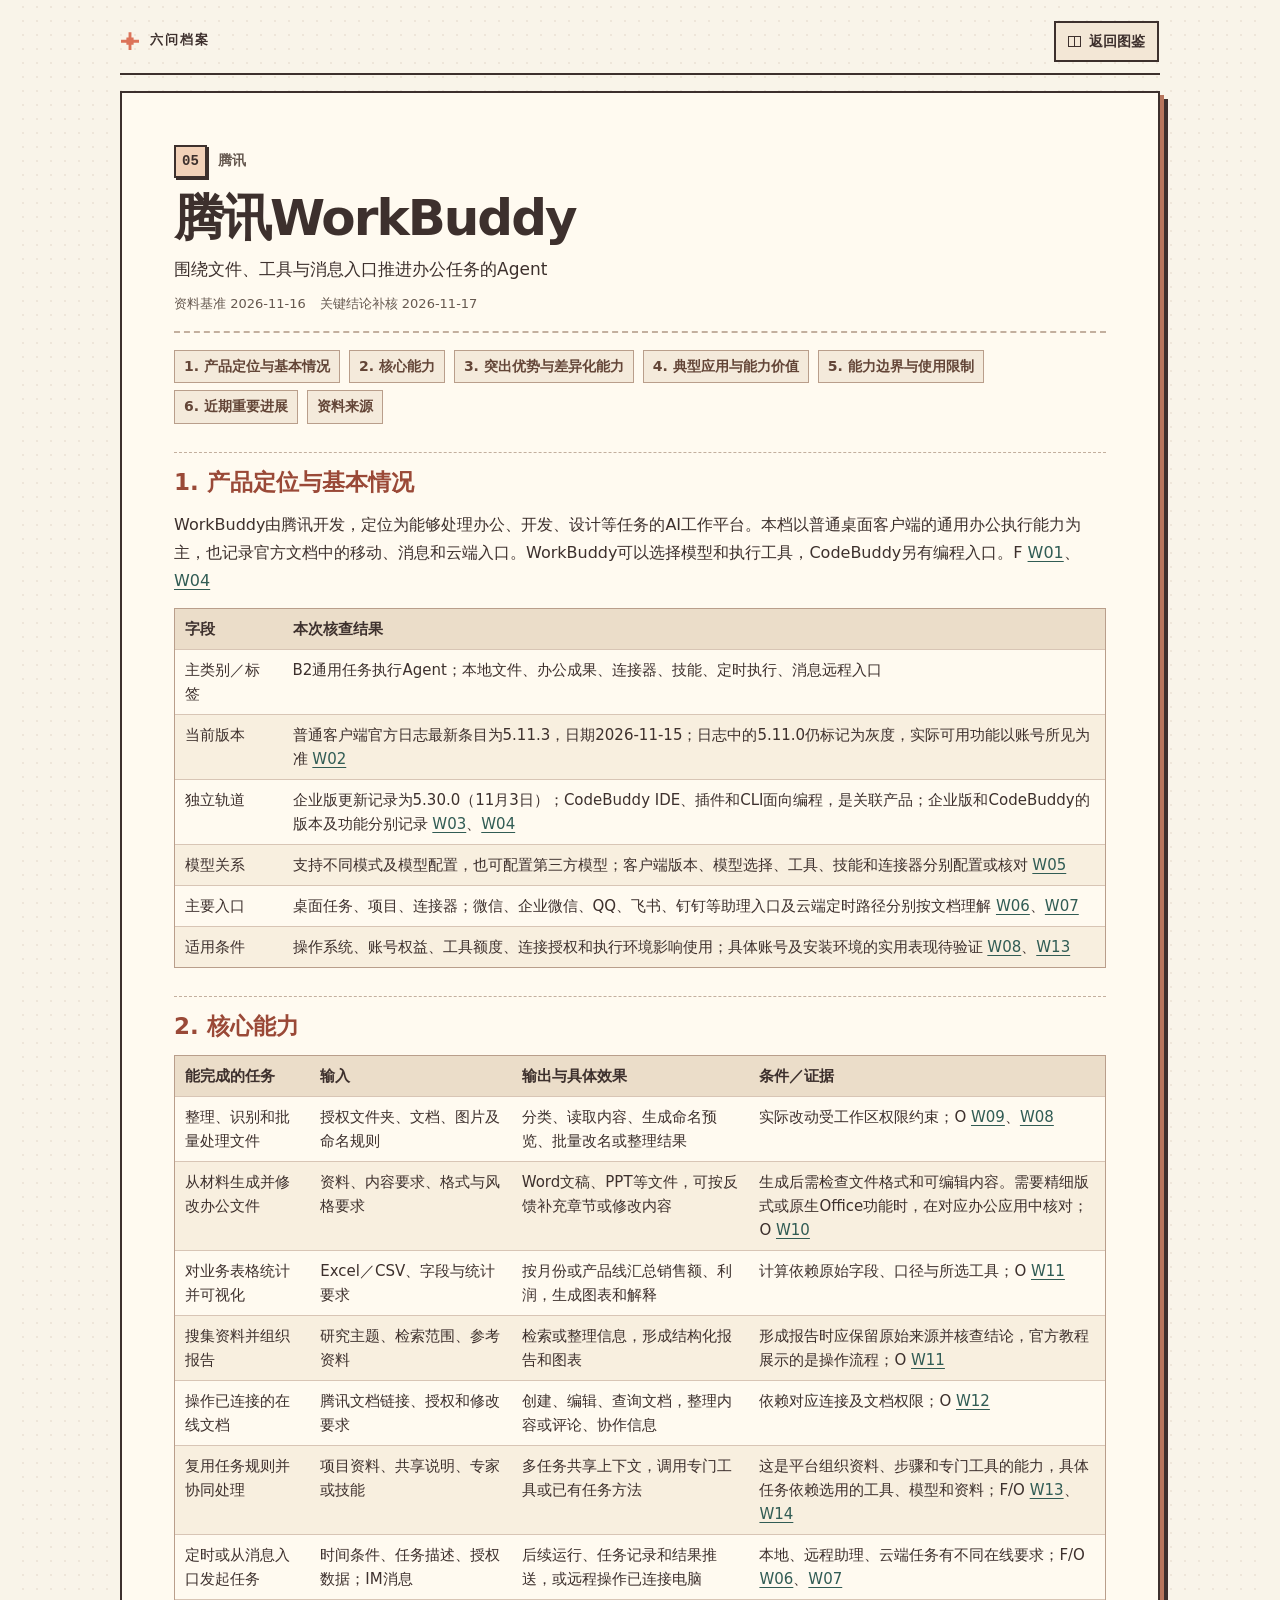
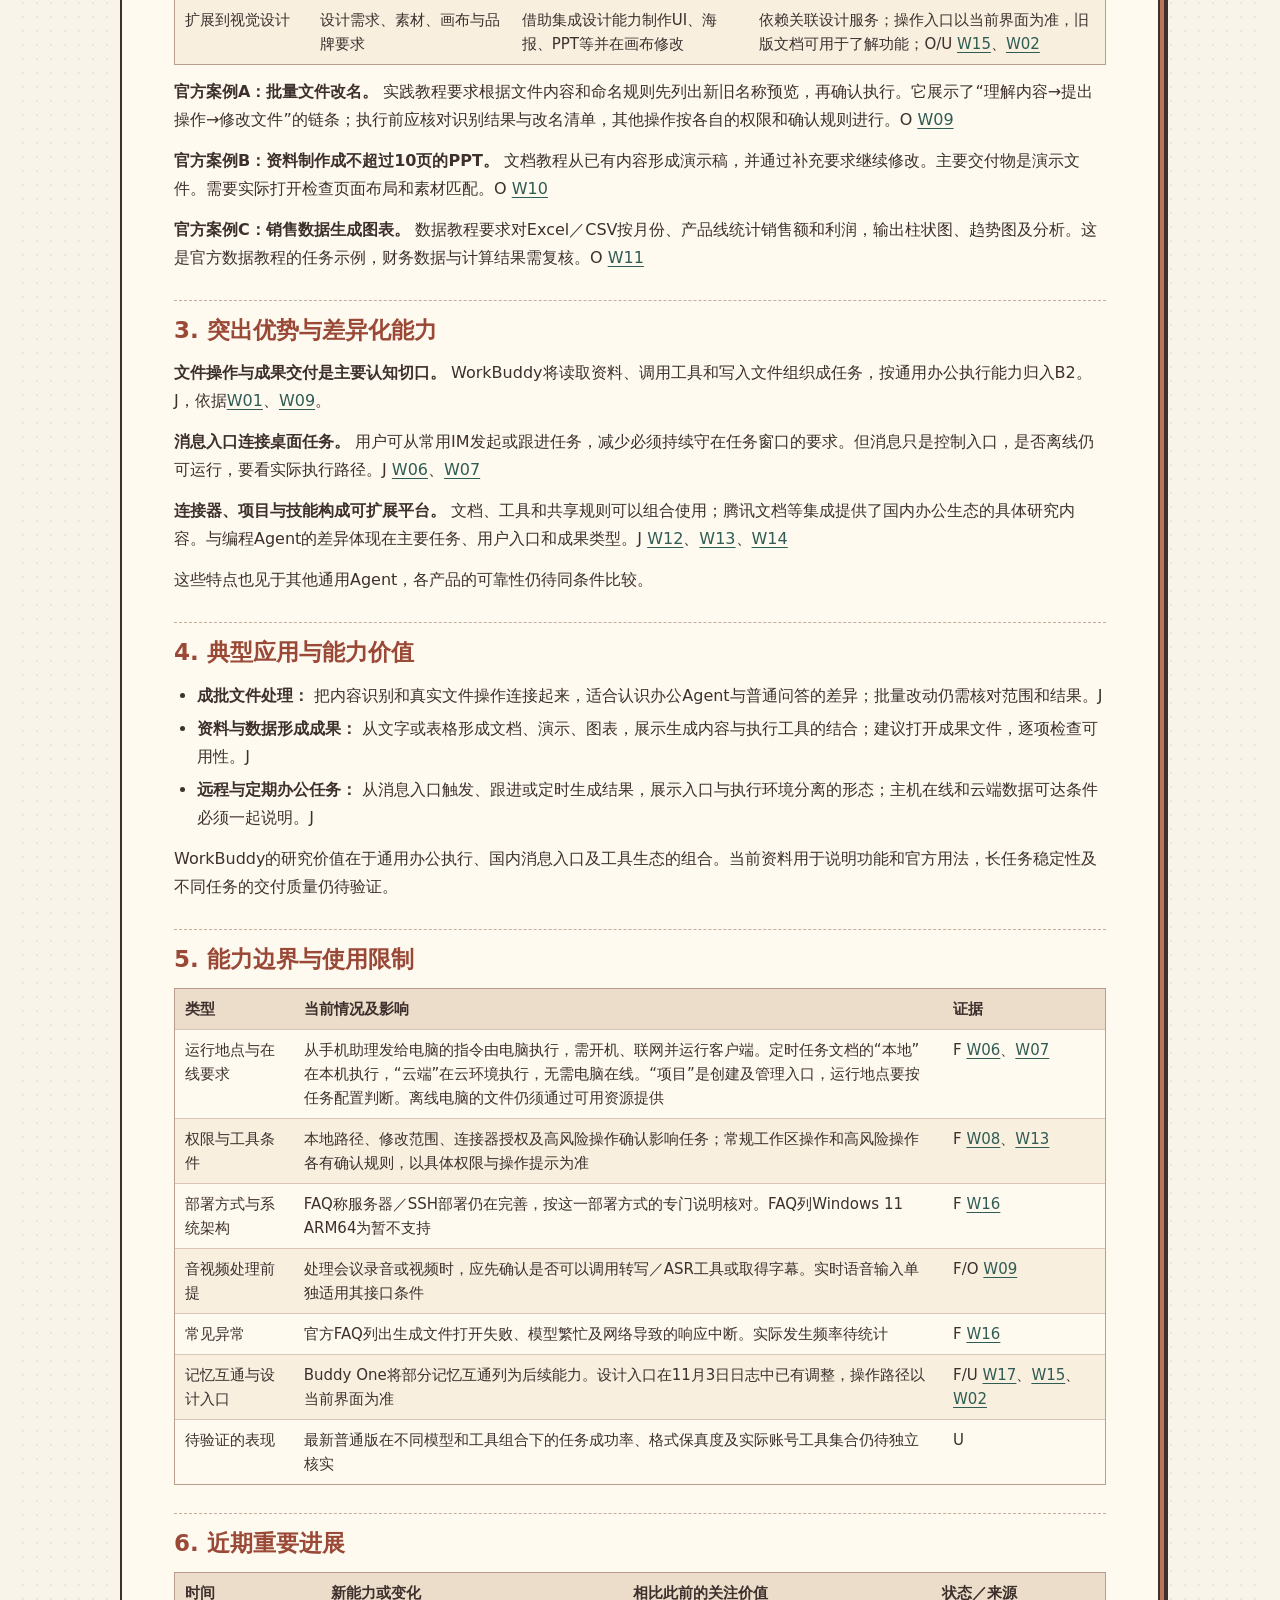
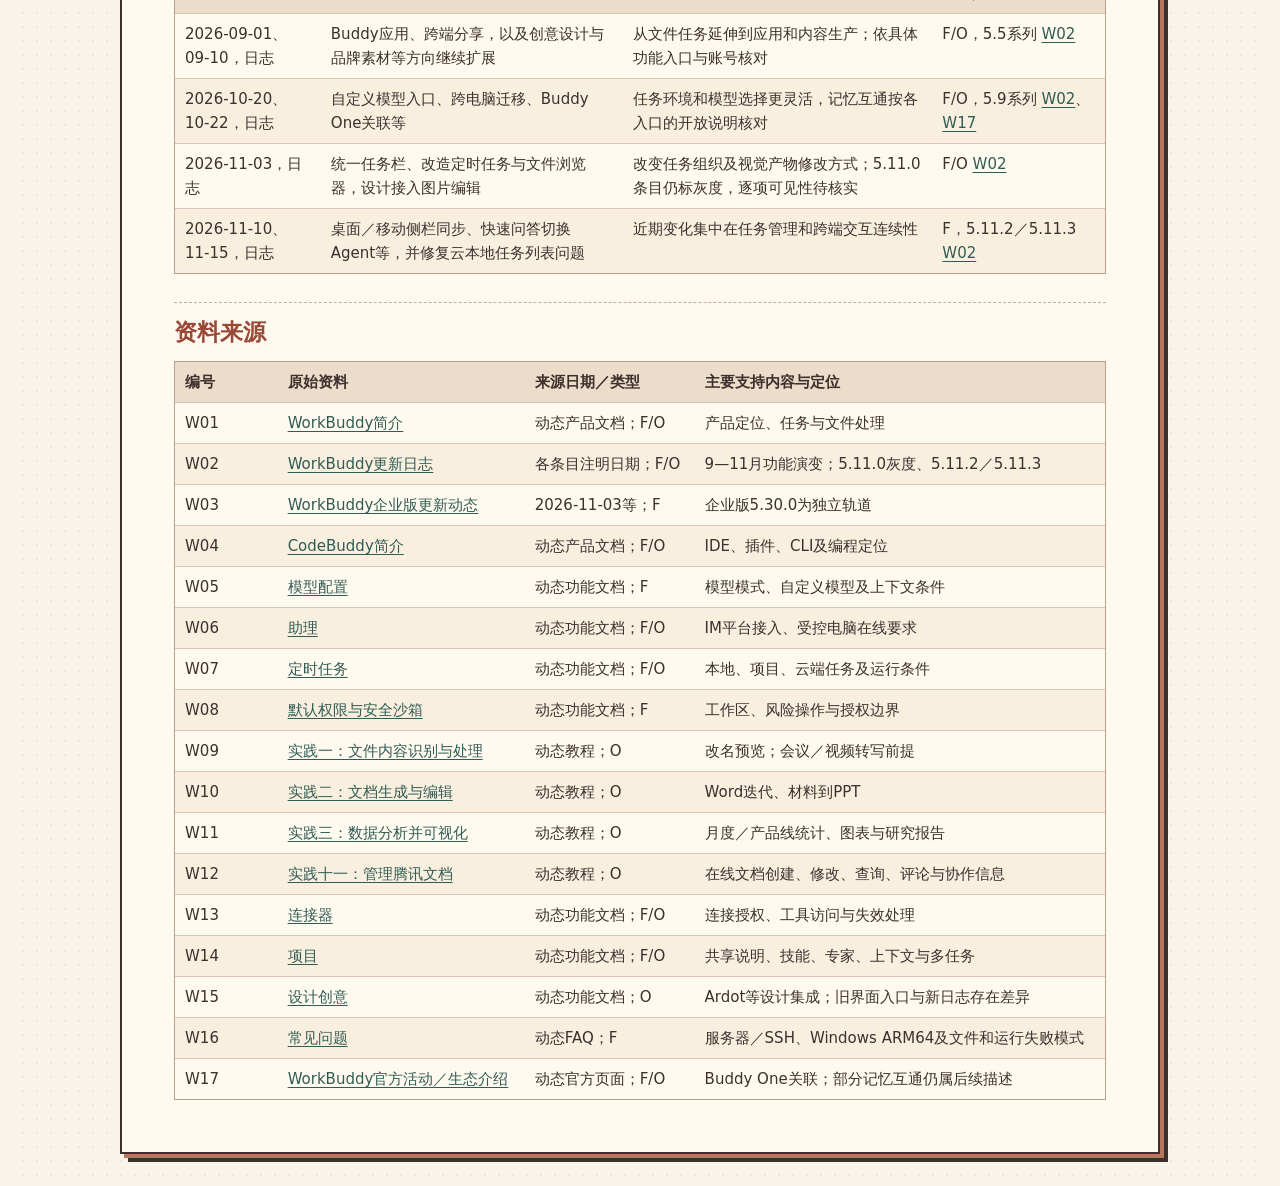
<file: dossiers/obj-05.html>
<!doctype html>
<html lang="zh-CN">
<head>
  <meta charset="utf-8">
  <meta name="viewport" content="width=device-width, initial-scale=1">
  <title>腾讯WorkBuddy｜六问档案</title>
  <link rel="stylesheet" href="../styles.css">
</head>
<body>
  <main class="dossier-stage">
    <header class="masthead">
      <span class="masthead-brand"><span class="pixel-star" aria-hidden="true"></span>六问档案</span>
      <a class="paper-button return-button" href="../index.html#B/05">返回图鉴</a>
    </header>
    <article class="dossier-sheet" id="obj-05">
      <header class="dossier-header">
        <div class="dossier-meta">
          <span class="id-stamp mono">05</span>
          <span class="company">腾讯</span>
          
        </div>
        <h1>腾讯WorkBuddy</h1>
        <p class="dossier-topic">围绕文件、工具与消息入口推进办公任务的Agent</p>
        <p class="research-dates muted">
          <span>资料基准 2026-11-16</span>
          <span>关键结论补核 2026-11-17</span>
        </p>
      </header>
      <nav class="dossier-contents" aria-label="档案目录">
        <a href="#question-1">1. 产品定位与基本情况</a>
<a href="#question-2">2. 核心能力</a>
<a href="#question-3">3. 突出优势与差异化能力</a>
<a href="#question-4">4. 典型应用与能力价值</a>
<a href="#question-5">5. 能力边界与使用限制</a>
<a href="#question-6">6. 近期重要进展</a>
        <a href="#sources">资料来源</a>
      </nav>
      <div class="dossier-prose">
        <h2 id="question-1">1. 产品定位与基本情况</h2>
<p>WorkBuddy由腾讯开发，定位为能够处理办公、开发、设计等任务的AI工作平台。本档以普通桌面客户端的通用办公执行能力为主，也记录官方文档中的移动、消息和云端入口。WorkBuddy可以选择模型和执行工具，CodeBuddy另有编程入口。F <a target="_blank" rel="noopener noreferrer" href="https://www.workbuddy.cn/docs/workbuddy/Overview">W01</a>、<a target="_blank" rel="noopener noreferrer" href="https://www.codebuddy.cn/docs/ide/Introduction">W04</a></p>
<div class="dossier-table" role="region" aria-label="资料表" tabindex="0"><table>
<thead>
<tr>
<th>字段</th>
<th>本次核查结果</th>
</tr>
</thead>
<tbody>
<tr>
<td>主类别／标签</td>
<td>B2通用任务执行Agent；本地文件、办公成果、连接器、技能、定时执行、消息远程入口</td>
</tr>
<tr>
<td>当前版本</td>
<td>普通客户端官方日志最新条目为5.11.3，日期2026-11-15；日志中的5.11.0仍标记为灰度，实际可用功能以账号所见为准 <a target="_blank" rel="noopener noreferrer" href="https://www.workbuddy.cn/docs/workbuddy/Changelog">W02</a></td>
</tr>
<tr>
<td>独立轨道</td>
<td>企业版更新记录为5.30.0（11月3日）；CodeBuddy IDE、插件和CLI面向编程，是关联产品；企业版和CodeBuddy的版本及功能分别记录 <a target="_blank" rel="noopener noreferrer" href="https://cloud.tencent.com/document/product/1831/139477">W03</a>、<a target="_blank" rel="noopener noreferrer" href="https://www.codebuddy.cn/docs/ide/Introduction">W04</a></td>
</tr>
<tr>
<td>模型关系</td>
<td>支持不同模式及模型配置，也可配置第三方模型；客户端版本、模型选择、工具、技能和连接器分别配置或核对 <a target="_blank" rel="noopener noreferrer" href="https://www.workbuddy.cn/docs/workbuddy/From-Beginner-to-Expert-Guide/Function-Description/Model">W05</a></td>
</tr>
<tr>
<td>主要入口</td>
<td>桌面任务、项目、连接器；微信、企业微信、QQ、飞书、钉钉等助理入口及云端定时路径分别按文档理解 <a target="_blank" rel="noopener noreferrer" href="https://www.workbuddy.cn/docs/workbuddy/From-Beginner-to-Expert-Guide/Function-Description/Assistant">W06</a>、<a target="_blank" rel="noopener noreferrer" href="https://www.workbuddy.cn/docs/workbuddy/From-Beginner-to-Expert-Guide/Function-Description/Automation-Guide">W07</a></td>
</tr>
<tr>
<td>适用条件</td>
<td>操作系统、账号权益、工具额度、连接授权和执行环境影响使用；具体账号及安装环境的实用表现待验证 <a target="_blank" rel="noopener noreferrer" href="https://www.workbuddy.cn/docs/workbuddy/From-Beginner-to-Expert-Guide/Function-Description/Permission-Modes">W08</a>、<a target="_blank" rel="noopener noreferrer" href="https://www.workbuddy.cn/docs/workbuddy/From-Beginner-to-Expert-Guide/Function-Description/Connector">W13</a></td>
</tr>
</tbody>
</table></div>
<h2 id="question-2">2. 核心能力</h2>
<div class="dossier-table" role="region" aria-label="资料表" tabindex="0"><table>
<thead>
<tr>
<th>能完成的任务</th>
<th>输入</th>
<th>输出与具体效果</th>
<th>条件／证据</th>
</tr>
</thead>
<tbody>
<tr>
<td>整理、识别和批量处理文件</td>
<td>授权文件夹、文档、图片及命名规则</td>
<td>分类、读取内容、生成命名预览、批量改名或整理结果</td>
<td>实际改动受工作区权限约束；O <a target="_blank" rel="noopener noreferrer" href="https://www.workbuddy.cn/docs/workbuddy/From-Beginner-to-Expert-Guide/Practice-Cases/Practice-One">W09</a>、<a target="_blank" rel="noopener noreferrer" href="https://www.workbuddy.cn/docs/workbuddy/From-Beginner-to-Expert-Guide/Function-Description/Permission-Modes">W08</a></td>
</tr>
<tr>
<td>从材料生成并修改办公文件</td>
<td>资料、内容要求、格式与风格要求</td>
<td>Word文稿、PPT等文件，可按反馈补充章节或修改内容</td>
<td>生成后需检查文件格式和可编辑内容。需要精细版式或原生Office功能时，在对应办公应用中核对；O <a target="_blank" rel="noopener noreferrer" href="https://www.workbuddy.cn/docs/workbuddy/From-Beginner-to-Expert-Guide/Practice-Cases/Practice-Two">W10</a></td>
</tr>
<tr>
<td>对业务表格统计并可视化</td>
<td>Excel／CSV、字段与统计要求</td>
<td>按月份或产品线汇总销售额、利润，生成图表和解释</td>
<td>计算依赖原始字段、口径与所选工具；O <a target="_blank" rel="noopener noreferrer" href="https://www.workbuddy.cn/docs/workbuddy/From-Beginner-to-Expert-Guide/Practice-Cases/Practice-Three">W11</a></td>
</tr>
<tr>
<td>搜集资料并组织报告</td>
<td>研究主题、检索范围、参考资料</td>
<td>检索或整理信息，形成结构化报告和图表</td>
<td>形成报告时应保留原始来源并核查结论，官方教程展示的是操作流程；O <a target="_blank" rel="noopener noreferrer" href="https://www.workbuddy.cn/docs/workbuddy/From-Beginner-to-Expert-Guide/Practice-Cases/Practice-Three">W11</a></td>
</tr>
<tr>
<td>操作已连接的在线文档</td>
<td>腾讯文档链接、授权和修改要求</td>
<td>创建、编辑、查询文档，整理内容或评论、协作信息</td>
<td>依赖对应连接及文档权限；O <a target="_blank" rel="noopener noreferrer" href="https://www.workbuddy.cn/docs/workbuddy/From-Beginner-to-Expert-Guide/Practice-Cases/Practice-Eleven">W12</a></td>
</tr>
<tr>
<td>复用任务规则并协同处理</td>
<td>项目资料、共享说明、专家或技能</td>
<td>多任务共享上下文，调用专门工具或已有任务方法</td>
<td>这是平台组织资料、步骤和专门工具的能力，具体任务依赖选用的工具、模型和资料；F/O <a target="_blank" rel="noopener noreferrer" href="https://www.workbuddy.cn/docs/workbuddy/From-Beginner-to-Expert-Guide/Function-Description/Connector">W13</a>、<a target="_blank" rel="noopener noreferrer" href="https://www.workbuddy.cn/docs/workbuddy/From-Beginner-to-Expert-Guide/Function-Description/Project">W14</a></td>
</tr>
<tr>
<td>定时或从消息入口发起任务</td>
<td>时间条件、任务描述、授权数据；IM消息</td>
<td>后续运行、任务记录和结果推送，或远程操作已连接电脑</td>
<td>本地、远程助理、云端任务有不同在线要求；F/O <a target="_blank" rel="noopener noreferrer" href="https://www.workbuddy.cn/docs/workbuddy/From-Beginner-to-Expert-Guide/Function-Description/Assistant">W06</a>、<a target="_blank" rel="noopener noreferrer" href="https://www.workbuddy.cn/docs/workbuddy/From-Beginner-to-Expert-Guide/Function-Description/Automation-Guide">W07</a></td>
</tr>
<tr>
<td>扩展到视觉设计</td>
<td>设计需求、素材、画布与品牌要求</td>
<td>借助集成设计能力制作UI、海报、PPT等并在画布修改</td>
<td>依赖关联设计服务；操作入口以当前界面为准，旧版文档可用于了解功能；O/U <a target="_blank" rel="noopener noreferrer" href="https://www.workbuddy.cn/docs/workbuddy/From-Beginner-to-Expert-Guide/Function-Description/Design-Idea">W15</a>、<a target="_blank" rel="noopener noreferrer" href="https://www.workbuddy.cn/docs/workbuddy/Changelog">W02</a></td>
</tr>
</tbody>
</table></div>
<p><strong>官方案例A：批量文件改名。</strong> 实践教程要求根据文件内容和命名规则先列出新旧名称预览，再确认执行。它展示了“理解内容→提出操作→修改文件”的链条；执行前应核对识别结果与改名清单，其他操作按各自的权限和确认规则进行。O <a target="_blank" rel="noopener noreferrer" href="https://www.workbuddy.cn/docs/workbuddy/From-Beginner-to-Expert-Guide/Practice-Cases/Practice-One">W09</a></p>
<p><strong>官方案例B：资料制作成不超过10页的PPT。</strong> 文档教程从已有内容形成演示稿，并通过补充要求继续修改。主要交付物是演示文件。需要实际打开检查页面布局和素材匹配。O <a target="_blank" rel="noopener noreferrer" href="https://www.workbuddy.cn/docs/workbuddy/From-Beginner-to-Expert-Guide/Practice-Cases/Practice-Two">W10</a></p>
<p><strong>官方案例C：销售数据生成图表。</strong> 数据教程要求对Excel／CSV按月份、产品线统计销售额和利润，输出柱状图、趋势图及分析。这是官方数据教程的任务示例，财务数据与计算结果需复核。O <a target="_blank" rel="noopener noreferrer" href="https://www.workbuddy.cn/docs/workbuddy/From-Beginner-to-Expert-Guide/Practice-Cases/Practice-Three">W11</a></p>
<h2 id="question-3">3. 突出优势与差异化能力</h2>
<p><strong>文件操作与成果交付是主要认知切口。</strong> WorkBuddy将读取资料、调用工具和写入文件组织成任务，按通用办公执行能力归入B2。J，依据<a target="_blank" rel="noopener noreferrer" href="https://www.workbuddy.cn/docs/workbuddy/Overview">W01</a>、<a target="_blank" rel="noopener noreferrer" href="https://www.workbuddy.cn/docs/workbuddy/From-Beginner-to-Expert-Guide/Practice-Cases/Practice-One">W09</a>。</p>
<p><strong>消息入口连接桌面任务。</strong> 用户可从常用IM发起或跟进任务，减少必须持续守在任务窗口的要求。但消息只是控制入口，是否离线仍可运行，要看实际执行路径。J <a target="_blank" rel="noopener noreferrer" href="https://www.workbuddy.cn/docs/workbuddy/From-Beginner-to-Expert-Guide/Function-Description/Assistant">W06</a>、<a target="_blank" rel="noopener noreferrer" href="https://www.workbuddy.cn/docs/workbuddy/From-Beginner-to-Expert-Guide/Function-Description/Automation-Guide">W07</a></p>
<p><strong>连接器、项目与技能构成可扩展平台。</strong> 文档、工具和共享规则可以组合使用；腾讯文档等集成提供了国内办公生态的具体研究内容。与编程Agent的差异体现在主要任务、用户入口和成果类型。J <a target="_blank" rel="noopener noreferrer" href="https://www.workbuddy.cn/docs/workbuddy/From-Beginner-to-Expert-Guide/Practice-Cases/Practice-Eleven">W12</a>、<a target="_blank" rel="noopener noreferrer" href="https://www.workbuddy.cn/docs/workbuddy/From-Beginner-to-Expert-Guide/Function-Description/Connector">W13</a>、<a target="_blank" rel="noopener noreferrer" href="https://www.workbuddy.cn/docs/workbuddy/From-Beginner-to-Expert-Guide/Function-Description/Project">W14</a></p>
<p>这些特点也见于其他通用Agent，各产品的可靠性仍待同条件比较。</p>
<h2 id="question-4">4. 典型应用与能力价值</h2>
<ul>
<li><strong>成批文件处理：</strong> 把内容识别和真实文件操作连接起来，适合认识办公Agent与普通问答的差异；批量改动仍需核对范围和结果。J</li>
<li><strong>资料与数据形成成果：</strong> 从文字或表格形成文档、演示、图表，展示生成内容与执行工具的结合；建议打开成果文件，逐项检查可用性。J</li>
<li><strong>远程与定期办公任务：</strong> 从消息入口触发、跟进或定时生成结果，展示入口与执行环境分离的形态；主机在线和云端数据可达条件必须一起说明。J</li>
</ul>
<p>WorkBuddy的研究价值在于通用办公执行、国内消息入口及工具生态的组合。当前资料用于说明功能和官方用法，长任务稳定性及不同任务的交付质量仍待验证。</p>
<h2 id="question-5">5. 能力边界与使用限制</h2>
<div class="dossier-table" role="region" aria-label="资料表" tabindex="0"><table>
<thead>
<tr>
<th>类型</th>
<th>当前情况及影响</th>
<th>证据</th>
</tr>
</thead>
<tbody>
<tr>
<td>运行地点与在线要求</td>
<td>从手机助理发给电脑的指令由电脑执行，需开机、联网并运行客户端。定时任务文档的“本地”在本机执行，“云端”在云环境执行，无需电脑在线。“项目”是创建及管理入口，运行地点要按任务配置判断。离线电脑的文件仍须通过可用资源提供</td>
<td>F <a target="_blank" rel="noopener noreferrer" href="https://www.workbuddy.cn/docs/workbuddy/From-Beginner-to-Expert-Guide/Function-Description/Assistant">W06</a>、<a target="_blank" rel="noopener noreferrer" href="https://www.workbuddy.cn/docs/workbuddy/From-Beginner-to-Expert-Guide/Function-Description/Automation-Guide">W07</a></td>
</tr>
<tr>
<td>权限与工具条件</td>
<td>本地路径、修改范围、连接器授权及高风险操作确认影响任务；常规工作区操作和高风险操作各有确认规则，以具体权限与操作提示为准</td>
<td>F <a target="_blank" rel="noopener noreferrer" href="https://www.workbuddy.cn/docs/workbuddy/From-Beginner-to-Expert-Guide/Function-Description/Permission-Modes">W08</a>、<a target="_blank" rel="noopener noreferrer" href="https://www.workbuddy.cn/docs/workbuddy/From-Beginner-to-Expert-Guide/Function-Description/Connector">W13</a></td>
</tr>
<tr>
<td>部署方式与系统架构</td>
<td>FAQ称服务器／SSH部署仍在完善，按这一部署方式的专门说明核对。FAQ列Windows 11 ARM64为暂不支持</td>
<td>F <a target="_blank" rel="noopener noreferrer" href="https://www.workbuddy.cn/docs/workbuddy/From-Beginner-to-Expert-Guide/FAQ">W16</a></td>
</tr>
<tr>
<td>音视频处理前提</td>
<td>处理会议录音或视频时，应先确认是否可以调用转写／ASR工具或取得字幕。实时语音输入单独适用其接口条件</td>
<td>F/O <a target="_blank" rel="noopener noreferrer" href="https://www.workbuddy.cn/docs/workbuddy/From-Beginner-to-Expert-Guide/Practice-Cases/Practice-One">W09</a></td>
</tr>
<tr>
<td>常见异常</td>
<td>官方FAQ列出生成文件打开失败、模型繁忙及网络导致的响应中断。实际发生频率待统计</td>
<td>F <a target="_blank" rel="noopener noreferrer" href="https://www.workbuddy.cn/docs/workbuddy/From-Beginner-to-Expert-Guide/FAQ">W16</a></td>
</tr>
<tr>
<td>记忆互通与设计入口</td>
<td>Buddy One将部分记忆互通列为后续能力。设计入口在11月3日日志中已有调整，操作路径以当前界面为准</td>
<td>F/U <a target="_blank" rel="noopener noreferrer" href="https://cloud.tencent.com/act/pro/workbuddy">W17</a>、<a target="_blank" rel="noopener noreferrer" href="https://www.workbuddy.cn/docs/workbuddy/From-Beginner-to-Expert-Guide/Function-Description/Design-Idea">W15</a>、<a target="_blank" rel="noopener noreferrer" href="https://www.workbuddy.cn/docs/workbuddy/Changelog">W02</a></td>
</tr>
<tr>
<td>待验证的表现</td>
<td>最新普通版在不同模型和工具组合下的任务成功率、格式保真度及实际账号工具集合仍待独立核实</td>
<td>U</td>
</tr>
</tbody>
</table></div>
<h2 id="question-6">6. 近期重要进展</h2>
<div class="dossier-table" role="region" aria-label="资料表" tabindex="0"><table>
<thead>
<tr>
<th>时间</th>
<th>新能力或变化</th>
<th>相比此前的关注价值</th>
<th>状态／来源</th>
</tr>
</thead>
<tbody>
<tr>
<td>2026-09-01、09-10，日志</td>
<td>Buddy应用、跨端分享，以及创意设计与品牌素材等方向继续扩展</td>
<td>从文件任务延伸到应用和内容生产；依具体功能入口与账号核对</td>
<td>F/O，5.5系列 <a target="_blank" rel="noopener noreferrer" href="https://www.workbuddy.cn/docs/workbuddy/Changelog">W02</a></td>
</tr>
<tr>
<td>2026-10-20、10-22，日志</td>
<td>自定义模型入口、跨电脑迁移、Buddy One关联等</td>
<td>任务环境和模型选择更灵活，记忆互通按各入口的开放说明核对</td>
<td>F/O，5.9系列 <a target="_blank" rel="noopener noreferrer" href="https://www.workbuddy.cn/docs/workbuddy/Changelog">W02</a>、<a target="_blank" rel="noopener noreferrer" href="https://cloud.tencent.com/act/pro/workbuddy">W17</a></td>
</tr>
<tr>
<td>2026-11-03，日志</td>
<td>统一任务栏、改造定时任务与文件浏览器，设计接入图片编辑</td>
<td>改变任务组织及视觉产物修改方式；5.11.0条目仍标灰度，逐项可见性待核实</td>
<td>F/O <a target="_blank" rel="noopener noreferrer" href="https://www.workbuddy.cn/docs/workbuddy/Changelog">W02</a></td>
</tr>
<tr>
<td>2026-11-10、11-15，日志</td>
<td>桌面／移动侧栏同步、快速问答切换Agent等，并修复云本地任务列表问题</td>
<td>近期变化集中在任务管理和跨端交互连续性</td>
<td>F，5.11.2／5.11.3 <a target="_blank" rel="noopener noreferrer" href="https://www.workbuddy.cn/docs/workbuddy/Changelog">W02</a></td>
</tr>
</tbody>
</table></div>
<h2 id="sources">资料来源</h2>
<div class="dossier-table" role="region" aria-label="资料表" tabindex="0"><table>
<thead>
<tr>
<th>编号</th>
<th>原始资料</th>
<th>来源日期／类型</th>
<th>主要支持内容与定位</th>
</tr>
</thead>
<tbody>
<tr>
<td>W01</td>
<td><a target="_blank" rel="noopener noreferrer" href="https://www.workbuddy.cn/docs/workbuddy/Overview">WorkBuddy简介</a></td>
<td>动态产品文档；F/O</td>
<td>产品定位、任务与文件处理</td>
</tr>
<tr>
<td>W02</td>
<td><a target="_blank" rel="noopener noreferrer" href="https://www.workbuddy.cn/docs/workbuddy/Changelog">WorkBuddy更新日志</a></td>
<td>各条目注明日期；F/O</td>
<td>9—11月功能演变；5.11.0灰度、5.11.2／5.11.3</td>
</tr>
<tr>
<td>W03</td>
<td><a target="_blank" rel="noopener noreferrer" href="https://cloud.tencent.com/document/product/1831/139477">WorkBuddy企业版更新动态</a></td>
<td>2026-11-03等；F</td>
<td>企业版5.30.0为独立轨道</td>
</tr>
<tr>
<td>W04</td>
<td><a target="_blank" rel="noopener noreferrer" href="https://www.codebuddy.cn/docs/ide/Introduction">CodeBuddy简介</a></td>
<td>动态产品文档；F/O</td>
<td>IDE、插件、CLI及编程定位</td>
</tr>
<tr>
<td>W05</td>
<td><a target="_blank" rel="noopener noreferrer" href="https://www.workbuddy.cn/docs/workbuddy/From-Beginner-to-Expert-Guide/Function-Description/Model">模型配置</a></td>
<td>动态功能文档；F</td>
<td>模型模式、自定义模型及上下文条件</td>
</tr>
<tr>
<td>W06</td>
<td><a target="_blank" rel="noopener noreferrer" href="https://www.workbuddy.cn/docs/workbuddy/From-Beginner-to-Expert-Guide/Function-Description/Assistant">助理</a></td>
<td>动态功能文档；F/O</td>
<td>IM平台接入、受控电脑在线要求</td>
</tr>
<tr>
<td>W07</td>
<td><a target="_blank" rel="noopener noreferrer" href="https://www.workbuddy.cn/docs/workbuddy/From-Beginner-to-Expert-Guide/Function-Description/Automation-Guide">定时任务</a></td>
<td>动态功能文档；F/O</td>
<td>本地、项目、云端任务及运行条件</td>
</tr>
<tr>
<td>W08</td>
<td><a target="_blank" rel="noopener noreferrer" href="https://www.workbuddy.cn/docs/workbuddy/From-Beginner-to-Expert-Guide/Function-Description/Permission-Modes">默认权限与安全沙箱</a></td>
<td>动态功能文档；F</td>
<td>工作区、风险操作与授权边界</td>
</tr>
<tr>
<td>W09</td>
<td><a target="_blank" rel="noopener noreferrer" href="https://www.workbuddy.cn/docs/workbuddy/From-Beginner-to-Expert-Guide/Practice-Cases/Practice-One">实践一：文件内容识别与处理</a></td>
<td>动态教程；O</td>
<td>改名预览；会议／视频转写前提</td>
</tr>
<tr>
<td>W10</td>
<td><a target="_blank" rel="noopener noreferrer" href="https://www.workbuddy.cn/docs/workbuddy/From-Beginner-to-Expert-Guide/Practice-Cases/Practice-Two">实践二：文档生成与编辑</a></td>
<td>动态教程；O</td>
<td>Word迭代、材料到PPT</td>
</tr>
<tr>
<td>W11</td>
<td><a target="_blank" rel="noopener noreferrer" href="https://www.workbuddy.cn/docs/workbuddy/From-Beginner-to-Expert-Guide/Practice-Cases/Practice-Three">实践三：数据分析并可视化</a></td>
<td>动态教程；O</td>
<td>月度／产品线统计、图表与研究报告</td>
</tr>
<tr>
<td>W12</td>
<td><a target="_blank" rel="noopener noreferrer" href="https://www.workbuddy.cn/docs/workbuddy/From-Beginner-to-Expert-Guide/Practice-Cases/Practice-Eleven">实践十一：管理腾讯文档</a></td>
<td>动态教程；O</td>
<td>在线文档创建、修改、查询、评论与协作信息</td>
</tr>
<tr>
<td>W13</td>
<td><a target="_blank" rel="noopener noreferrer" href="https://www.workbuddy.cn/docs/workbuddy/From-Beginner-to-Expert-Guide/Function-Description/Connector">连接器</a></td>
<td>动态功能文档；F/O</td>
<td>连接授权、工具访问与失效处理</td>
</tr>
<tr>
<td>W14</td>
<td><a target="_blank" rel="noopener noreferrer" href="https://www.workbuddy.cn/docs/workbuddy/From-Beginner-to-Expert-Guide/Function-Description/Project">项目</a></td>
<td>动态功能文档；F/O</td>
<td>共享说明、技能、专家、上下文与多任务</td>
</tr>
<tr>
<td>W15</td>
<td><a target="_blank" rel="noopener noreferrer" href="https://www.workbuddy.cn/docs/workbuddy/From-Beginner-to-Expert-Guide/Function-Description/Design-Idea">设计创意</a></td>
<td>动态功能文档；O</td>
<td>Ardot等设计集成；旧界面入口与新日志存在差异</td>
</tr>
<tr>
<td>W16</td>
<td><a target="_blank" rel="noopener noreferrer" href="https://www.workbuddy.cn/docs/workbuddy/From-Beginner-to-Expert-Guide/FAQ">常见问题</a></td>
<td>动态FAQ；F</td>
<td>服务器／SSH、Windows ARM64及文件和运行失败模式</td>
</tr>
<tr>
<td>W17</td>
<td><a target="_blank" rel="noopener noreferrer" href="https://cloud.tencent.com/act/pro/workbuddy">WorkBuddy官方活动／生态介绍</a></td>
<td>动态官方页面；F/O</td>
<td>Buddy One关联；部分记忆互通仍属后续描述</td>
</tr>
</tbody>
</table></div>

      </div>
    </article>
  </main>
</body>
</html>
</file>
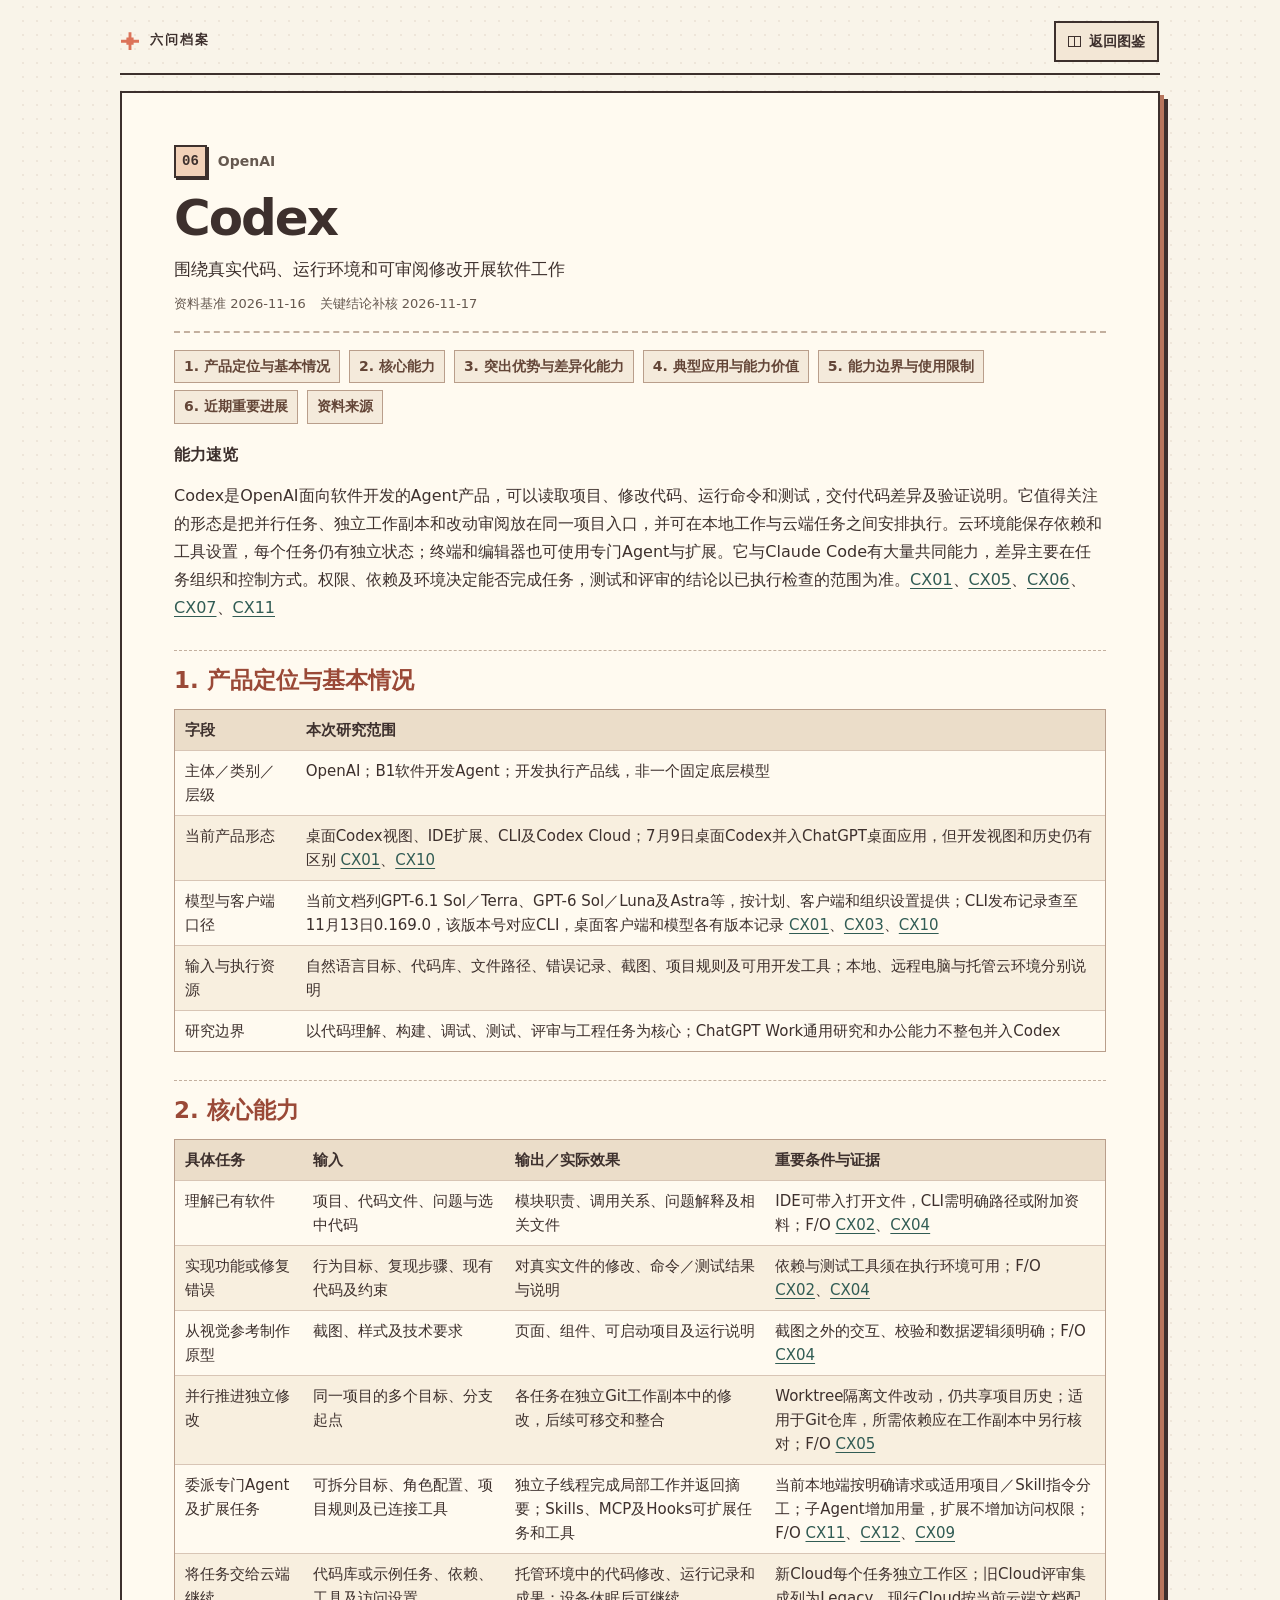
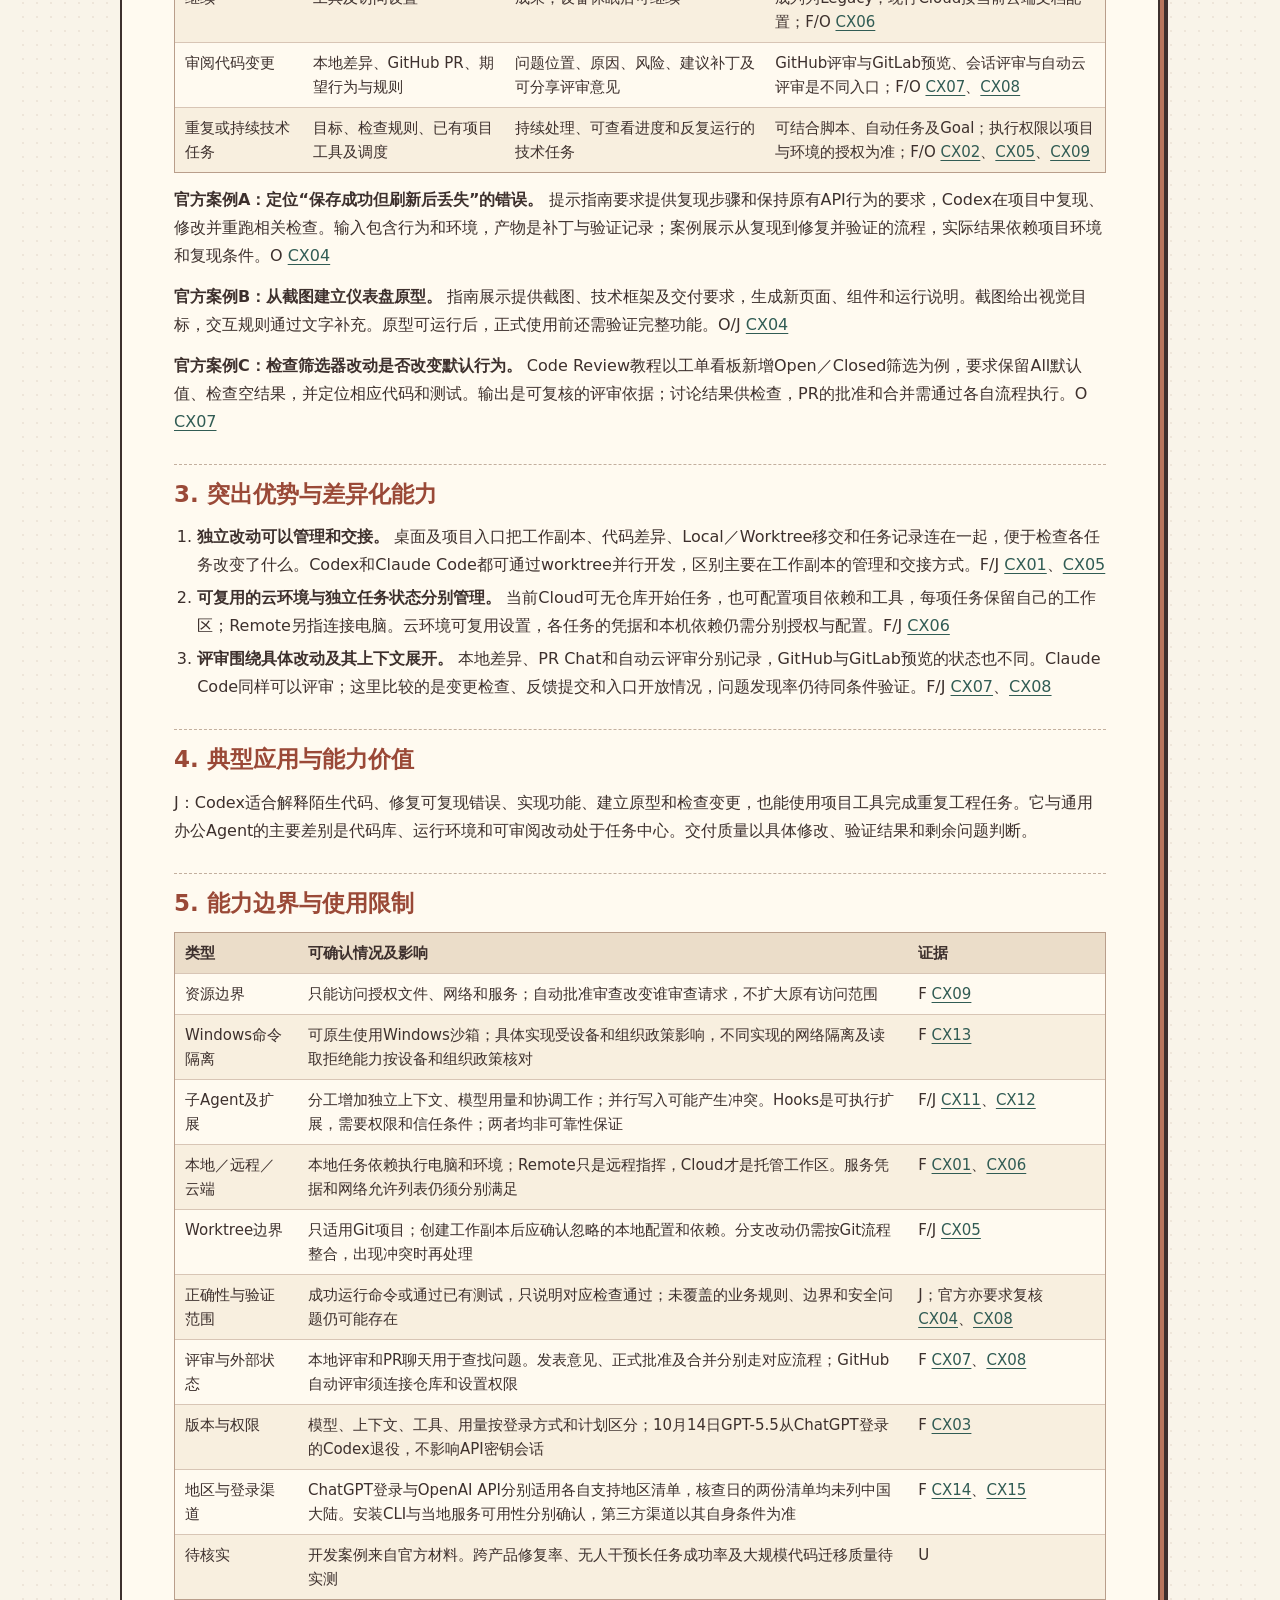
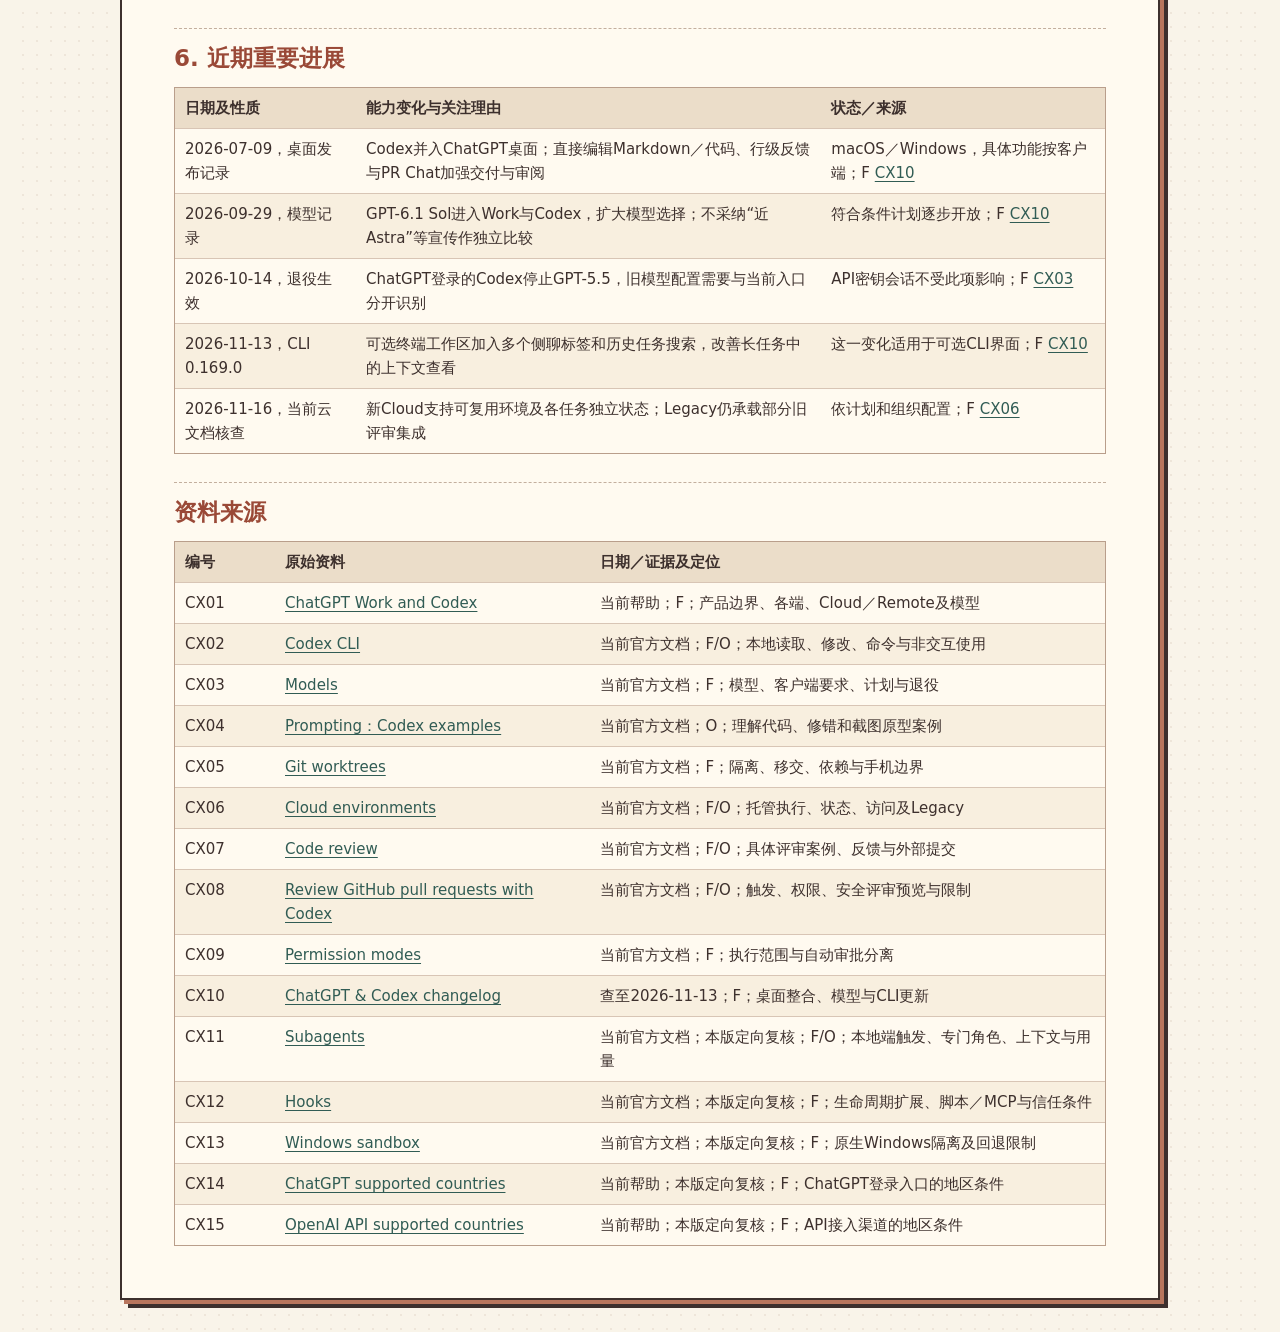
<file: dossiers/obj-06.html>
<!doctype html>
<html lang="zh-CN">
<head>
  <meta charset="utf-8">
  <meta name="viewport" content="width=device-width, initial-scale=1">
  <title>Codex｜六问档案</title>
  <link rel="stylesheet" href="../styles.css">
</head>
<body>
  <main class="dossier-stage">
    <header class="masthead">
      <span class="masthead-brand"><span class="pixel-star" aria-hidden="true"></span>六问档案</span>
      <a class="paper-button return-button" href="../index.html#B/06">返回图鉴</a>
    </header>
    <article class="dossier-sheet" id="obj-06">
      <header class="dossier-header">
        <div class="dossier-meta">
          <span class="id-stamp mono">06</span>
          <span class="company">OpenAI</span>
          
        </div>
        <h1>Codex</h1>
        <p class="dossier-topic">围绕真实代码、运行环境和可审阅修改开展软件工作</p>
        <p class="research-dates muted">
          <span>资料基准 2026-11-16</span>
          <span>关键结论补核 2026-11-17</span>
        </p>
      </header>
      <nav class="dossier-contents" aria-label="档案目录">
        <a href="#question-1">1. 产品定位与基本情况</a>
<a href="#question-2">2. 核心能力</a>
<a href="#question-3">3. 突出优势与差异化能力</a>
<a href="#question-4">4. 典型应用与能力价值</a>
<a href="#question-5">5. 能力边界与使用限制</a>
<a href="#question-6">6. 近期重要进展</a>
        <a href="#sources">资料来源</a>
      </nav>
      <div class="dossier-prose">
        <p><strong>能力速览</strong></p>
<p>Codex是OpenAI面向软件开发的Agent产品，可以读取项目、修改代码、运行命令和测试，交付代码差异及验证说明。它值得关注的形态是把并行任务、独立工作副本和改动审阅放在同一项目入口，并可在本地工作与云端任务之间安排执行。云环境能保存依赖和工具设置，每个任务仍有独立状态；终端和编辑器也可使用专门Agent与扩展。它与Claude Code有大量共同能力，差异主要在任务组织和控制方式。权限、依赖及环境决定能否完成任务，测试和评审的结论以已执行检查的范围为准。<a target="_blank" rel="noopener noreferrer" href="https://help.openai.com/en/articles/20001275-chatgpt-work-and-codex">CX01</a>、<a target="_blank" rel="noopener noreferrer" href="https://learn.chatgpt.com/docs/environments/git-worktrees">CX05</a>、<a target="_blank" rel="noopener noreferrer" href="https://learn.chatgpt.com/docs/environments/cloud-environments">CX06</a>、<a target="_blank" rel="noopener noreferrer" href="https://learn.chatgpt.com/docs/code-review">CX07</a>、<a target="_blank" rel="noopener noreferrer" href="https://learn.chatgpt.com/docs/agent-configuration/subagents">CX11</a></p>
<h2 id="question-1">1. 产品定位与基本情况</h2>
<div class="dossier-table" role="region" aria-label="资料表" tabindex="0"><table>
<thead>
<tr>
<th>字段</th>
<th>本次研究范围</th>
</tr>
</thead>
<tbody>
<tr>
<td>主体／类别／层级</td>
<td>OpenAI；B1软件开发Agent；开发执行产品线，非一个固定底层模型</td>
</tr>
<tr>
<td>当前产品形态</td>
<td>桌面Codex视图、IDE扩展、CLI及Codex Cloud；7月9日桌面Codex并入ChatGPT桌面应用，但开发视图和历史仍有区别 <a target="_blank" rel="noopener noreferrer" href="https://help.openai.com/en/articles/20001275-chatgpt-work-and-codex">CX01</a>、<a target="_blank" rel="noopener noreferrer" href="https://learn.chatgpt.com/docs/changelog">CX10</a></td>
</tr>
<tr>
<td>模型与客户端口径</td>
<td>当前文档列GPT-6.1 Sol／Terra、GPT-6 Sol／Luna及Astra等，按计划、客户端和组织设置提供；CLI发布记录查至11月13日0.169.0，该版本号对应CLI，桌面客户端和模型各有版本记录 <a target="_blank" rel="noopener noreferrer" href="https://help.openai.com/en/articles/20001275-chatgpt-work-and-codex">CX01</a>、<a target="_blank" rel="noopener noreferrer" href="https://learn.chatgpt.com/docs/models">CX03</a>、<a target="_blank" rel="noopener noreferrer" href="https://learn.chatgpt.com/docs/changelog">CX10</a></td>
</tr>
<tr>
<td>输入与执行资源</td>
<td>自然语言目标、代码库、文件路径、错误记录、截图、项目规则及可用开发工具；本地、远程电脑与托管云环境分别说明</td>
</tr>
<tr>
<td>研究边界</td>
<td>以代码理解、构建、调试、测试、评审与工程任务为核心；ChatGPT Work通用研究和办公能力不整包并入Codex</td>
</tr>
</tbody>
</table></div>
<h2 id="question-2">2. 核心能力</h2>
<div class="dossier-table" role="region" aria-label="资料表" tabindex="0"><table>
<thead>
<tr>
<th>具体任务</th>
<th>输入</th>
<th>输出／实际效果</th>
<th>重要条件与证据</th>
</tr>
</thead>
<tbody>
<tr>
<td>理解已有软件</td>
<td>项目、代码文件、问题与选中代码</td>
<td>模块职责、调用关系、问题解释及相关文件</td>
<td>IDE可带入打开文件，CLI需明确路径或附加资料；F/O <a target="_blank" rel="noopener noreferrer" href="https://learn.chatgpt.com/docs/codex/cli">CX02</a>、<a target="_blank" rel="noopener noreferrer" href="https://learn.chatgpt.com/docs/prompting#prompting-codex">CX04</a></td>
</tr>
<tr>
<td>实现功能或修复错误</td>
<td>行为目标、复现步骤、现有代码及约束</td>
<td>对真实文件的修改、命令／测试结果与说明</td>
<td>依赖与测试工具须在执行环境可用；F/O <a target="_blank" rel="noopener noreferrer" href="https://learn.chatgpt.com/docs/codex/cli">CX02</a>、<a target="_blank" rel="noopener noreferrer" href="https://learn.chatgpt.com/docs/prompting#prompting-codex">CX04</a></td>
</tr>
<tr>
<td>从视觉参考制作原型</td>
<td>截图、样式及技术要求</td>
<td>页面、组件、可启动项目及运行说明</td>
<td>截图之外的交互、校验和数据逻辑须明确；F/O <a target="_blank" rel="noopener noreferrer" href="https://learn.chatgpt.com/docs/prompting#prompting-codex">CX04</a></td>
</tr>
<tr>
<td>并行推进独立修改</td>
<td>同一项目的多个目标、分支起点</td>
<td>各任务在独立Git工作副本中的修改，后续可移交和整合</td>
<td>Worktree隔离文件改动，仍共享项目历史；适用于Git仓库，所需依赖应在工作副本中另行核对；F/O <a target="_blank" rel="noopener noreferrer" href="https://learn.chatgpt.com/docs/environments/git-worktrees">CX05</a></td>
</tr>
<tr>
<td>委派专门Agent及扩展任务</td>
<td>可拆分目标、角色配置、项目规则及已连接工具</td>
<td>独立子线程完成局部工作并返回摘要；Skills、MCP及Hooks可扩展任务和工具</td>
<td>当前本地端按明确请求或适用项目／Skill指令分工；子Agent增加用量，扩展不增加访问权限；F/O <a target="_blank" rel="noopener noreferrer" href="https://learn.chatgpt.com/docs/agent-configuration/subagents">CX11</a>、<a target="_blank" rel="noopener noreferrer" href="https://learn.chatgpt.com/docs/hooks">CX12</a>、<a target="_blank" rel="noopener noreferrer" href="https://learn.chatgpt.com/docs/permission-modes">CX09</a></td>
</tr>
<tr>
<td>将任务交给云端继续</td>
<td>代码库或示例任务、依赖、工具及访问设置</td>
<td>托管环境中的代码修改、运行记录和成果；设备休眠后可继续</td>
<td>新Cloud每个任务独立工作区；旧Cloud评审集成列为Legacy，现行Cloud按当前云端文档配置；F/O <a target="_blank" rel="noopener noreferrer" href="https://learn.chatgpt.com/docs/environments/cloud-environments">CX06</a></td>
</tr>
<tr>
<td>审阅代码变更</td>
<td>本地差异、GitHub PR、期望行为与规则</td>
<td>问题位置、原因、风险、建议补丁及可分享评审意见</td>
<td>GitHub评审与GitLab预览、会话评审与自动云评审是不同入口；F/O <a target="_blank" rel="noopener noreferrer" href="https://learn.chatgpt.com/docs/code-review">CX07</a>、<a target="_blank" rel="noopener noreferrer" href="https://learn.chatgpt.com/docs/third-party/github">CX08</a></td>
</tr>
<tr>
<td>重复或持续技术任务</td>
<td>目标、检查规则、已有项目工具及调度</td>
<td>持续处理、可查看进度和反复运行的技术任务</td>
<td>可结合脚本、自动任务及Goal；执行权限以项目与环境的授权为准；F/O <a target="_blank" rel="noopener noreferrer" href="https://learn.chatgpt.com/docs/codex/cli">CX02</a>、<a target="_blank" rel="noopener noreferrer" href="https://learn.chatgpt.com/docs/environments/git-worktrees">CX05</a>、<a target="_blank" rel="noopener noreferrer" href="https://learn.chatgpt.com/docs/permission-modes">CX09</a></td>
</tr>
</tbody>
</table></div>
<p><strong>官方案例A：定位“保存成功但刷新后丢失”的错误。</strong> 提示指南要求提供复现步骤和保持原有API行为的要求，Codex在项目中复现、修改并重跑相关检查。输入包含行为和环境，产物是补丁与验证记录；案例展示从复现到修复并验证的流程，实际结果依赖项目环境和复现条件。O <a target="_blank" rel="noopener noreferrer" href="https://learn.chatgpt.com/docs/prompting#prompting-codex">CX04</a></p>
<p><strong>官方案例B：从截图建立仪表盘原型。</strong> 指南展示提供截图、技术框架及交付要求，生成新页面、组件和运行说明。截图给出视觉目标，交互规则通过文字补充。原型可运行后，正式使用前还需验证完整功能。O/J <a target="_blank" rel="noopener noreferrer" href="https://learn.chatgpt.com/docs/prompting#prompting-codex">CX04</a></p>
<p><strong>官方案例C：检查筛选器改动是否改变默认行为。</strong> Code Review教程以工单看板新增Open／Closed筛选为例，要求保留All默认值、检查空结果，并定位相应代码和测试。输出是可复核的评审依据；讨论结果供检查，PR的批准和合并需通过各自流程执行。O <a target="_blank" rel="noopener noreferrer" href="https://learn.chatgpt.com/docs/code-review">CX07</a></p>
<h2 id="question-3">3. 突出优势与差异化能力</h2>
<ol>
<li><strong>独立改动可以管理和交接。</strong> 桌面及项目入口把工作副本、代码差异、Local／Worktree移交和任务记录连在一起，便于检查各任务改变了什么。Codex和Claude Code都可通过worktree并行开发，区别主要在工作副本的管理和交接方式。F/J <a target="_blank" rel="noopener noreferrer" href="https://help.openai.com/en/articles/20001275-chatgpt-work-and-codex">CX01</a>、<a target="_blank" rel="noopener noreferrer" href="https://learn.chatgpt.com/docs/environments/git-worktrees">CX05</a></li>
<li><strong>可复用的云环境与独立任务状态分别管理。</strong> 当前Cloud可无仓库开始任务，也可配置项目依赖和工具，每项任务保留自己的工作区；Remote另指连接电脑。云环境可复用设置，各任务的凭据和本机依赖仍需分别授权与配置。F/J <a target="_blank" rel="noopener noreferrer" href="https://learn.chatgpt.com/docs/environments/cloud-environments">CX06</a></li>
<li><strong>评审围绕具体改动及其上下文展开。</strong> 本地差异、PR Chat和自动云评审分别记录，GitHub与GitLab预览的状态也不同。Claude Code同样可以评审；这里比较的是变更检查、反馈提交和入口开放情况，问题发现率仍待同条件验证。F/J <a target="_blank" rel="noopener noreferrer" href="https://learn.chatgpt.com/docs/code-review">CX07</a>、<a target="_blank" rel="noopener noreferrer" href="https://learn.chatgpt.com/docs/third-party/github">CX08</a></li>
</ol>
<h2 id="question-4">4. 典型应用与能力价值</h2>
<p>J：Codex适合解释陌生代码、修复可复现错误、实现功能、建立原型和检查变更，也能使用项目工具完成重复工程任务。它与通用办公Agent的主要差别是代码库、运行环境和可审阅改动处于任务中心。交付质量以具体修改、验证结果和剩余问题判断。</p>
<h2 id="question-5">5. 能力边界与使用限制</h2>
<div class="dossier-table" role="region" aria-label="资料表" tabindex="0"><table>
<thead>
<tr>
<th>类型</th>
<th>可确认情况及影响</th>
<th>证据</th>
</tr>
</thead>
<tbody>
<tr>
<td>资源边界</td>
<td>只能访问授权文件、网络和服务；自动批准审查改变谁审查请求，不扩大原有访问范围</td>
<td>F <a target="_blank" rel="noopener noreferrer" href="https://learn.chatgpt.com/docs/permission-modes">CX09</a></td>
</tr>
<tr>
<td>Windows命令隔离</td>
<td>可原生使用Windows沙箱；具体实现受设备和组织政策影响，不同实现的网络隔离及读取拒绝能力按设备和组织政策核对</td>
<td>F <a target="_blank" rel="noopener noreferrer" href="https://learn.chatgpt.com/docs/windows/windows-sandbox">CX13</a></td>
</tr>
<tr>
<td>子Agent及扩展</td>
<td>分工增加独立上下文、模型用量和协调工作；并行写入可能产生冲突。Hooks是可执行扩展，需要权限和信任条件；两者均非可靠性保证</td>
<td>F/J <a target="_blank" rel="noopener noreferrer" href="https://learn.chatgpt.com/docs/agent-configuration/subagents">CX11</a>、<a target="_blank" rel="noopener noreferrer" href="https://learn.chatgpt.com/docs/hooks">CX12</a></td>
</tr>
<tr>
<td>本地／远程／云端</td>
<td>本地任务依赖执行电脑和环境；Remote只是远程指挥，Cloud才是托管工作区。服务凭据和网络允许列表仍须分别满足</td>
<td>F <a target="_blank" rel="noopener noreferrer" href="https://help.openai.com/en/articles/20001275-chatgpt-work-and-codex">CX01</a>、<a target="_blank" rel="noopener noreferrer" href="https://learn.chatgpt.com/docs/environments/cloud-environments">CX06</a></td>
</tr>
<tr>
<td>Worktree边界</td>
<td>只适用Git项目；创建工作副本后应确认忽略的本地配置和依赖。分支改动仍需按Git流程整合，出现冲突时再处理</td>
<td>F/J <a target="_blank" rel="noopener noreferrer" href="https://learn.chatgpt.com/docs/environments/git-worktrees">CX05</a></td>
</tr>
<tr>
<td>正确性与验证范围</td>
<td>成功运行命令或通过已有测试，只说明对应检查通过；未覆盖的业务规则、边界和安全问题仍可能存在</td>
<td>J；官方亦要求复核 <a target="_blank" rel="noopener noreferrer" href="https://learn.chatgpt.com/docs/prompting#prompting-codex">CX04</a>、<a target="_blank" rel="noopener noreferrer" href="https://learn.chatgpt.com/docs/third-party/github">CX08</a></td>
</tr>
<tr>
<td>评审与外部状态</td>
<td>本地评审和PR聊天用于查找问题。发表意见、正式批准及合并分别走对应流程；GitHub自动评审须连接仓库和设置权限</td>
<td>F <a target="_blank" rel="noopener noreferrer" href="https://learn.chatgpt.com/docs/code-review">CX07</a>、<a target="_blank" rel="noopener noreferrer" href="https://learn.chatgpt.com/docs/third-party/github">CX08</a></td>
</tr>
<tr>
<td>版本与权限</td>
<td>模型、上下文、工具、用量按登录方式和计划区分；10月14日GPT-5.5从ChatGPT登录的Codex退役，不影响API密钥会话</td>
<td>F <a target="_blank" rel="noopener noreferrer" href="https://learn.chatgpt.com/docs/models">CX03</a></td>
</tr>
<tr>
<td>地区与登录渠道</td>
<td>ChatGPT登录与OpenAI API分别适用各自支持地区清单，核查日的两份清单均未列中国大陆。安装CLI与当地服务可用性分别确认，第三方渠道以其自身条件为准</td>
<td>F <a target="_blank" rel="noopener noreferrer" href="https://help.openai.com/en/articles/7947663-chatgpt-supported-countries">CX14</a>、<a target="_blank" rel="noopener noreferrer" href="https://help.openai.com/en/articles/5347006-openai-api-supported-countries-and-territories">CX15</a></td>
</tr>
<tr>
<td>待核实</td>
<td>开发案例来自官方材料。跨产品修复率、无人干预长任务成功率及大规模代码迁移质量待实测</td>
<td>U</td>
</tr>
</tbody>
</table></div>
<h2 id="question-6">6. 近期重要进展</h2>
<div class="dossier-table" role="region" aria-label="资料表" tabindex="0"><table>
<thead>
<tr>
<th>日期及性质</th>
<th>能力变化与关注理由</th>
<th>状态／来源</th>
</tr>
</thead>
<tbody>
<tr>
<td>2026-07-09，桌面发布记录</td>
<td>Codex并入ChatGPT桌面；直接编辑Markdown／代码、行级反馈与PR Chat加强交付与审阅</td>
<td>macOS／Windows，具体功能按客户端；F <a target="_blank" rel="noopener noreferrer" href="https://learn.chatgpt.com/docs/changelog">CX10</a></td>
</tr>
<tr>
<td>2026-09-29，模型记录</td>
<td>GPT-6.1 Sol进入Work与Codex，扩大模型选择；不采纳“近Astra”等宣传作独立比较</td>
<td>符合条件计划逐步开放；F <a target="_blank" rel="noopener noreferrer" href="https://learn.chatgpt.com/docs/changelog">CX10</a></td>
</tr>
<tr>
<td>2026-10-14，退役生效</td>
<td>ChatGPT登录的Codex停止GPT-5.5，旧模型配置需要与当前入口分开识别</td>
<td>API密钥会话不受此项影响；F <a target="_blank" rel="noopener noreferrer" href="https://learn.chatgpt.com/docs/models">CX03</a></td>
</tr>
<tr>
<td>2026-11-13，CLI 0.169.0</td>
<td>可选终端工作区加入多个侧聊标签和历史任务搜索，改善长任务中的上下文查看</td>
<td>这一变化适用于可选CLI界面；F <a target="_blank" rel="noopener noreferrer" href="https://learn.chatgpt.com/docs/changelog">CX10</a></td>
</tr>
<tr>
<td>2026-11-16，当前云文档核查</td>
<td>新Cloud支持可复用环境及各任务独立状态；Legacy仍承载部分旧评审集成</td>
<td>依计划和组织配置；F <a target="_blank" rel="noopener noreferrer" href="https://learn.chatgpt.com/docs/environments/cloud-environments">CX06</a></td>
</tr>
</tbody>
</table></div>
<h2 id="sources">资料来源</h2>
<div class="dossier-table" role="region" aria-label="资料表" tabindex="0"><table>
<thead>
<tr>
<th>编号</th>
<th>原始资料</th>
<th>日期／证据及定位</th>
</tr>
</thead>
<tbody>
<tr>
<td>CX01</td>
<td><a target="_blank" rel="noopener noreferrer" href="https://help.openai.com/en/articles/20001275-chatgpt-work-and-codex">ChatGPT Work and Codex</a></td>
<td>当前帮助；F；产品边界、各端、Cloud／Remote及模型</td>
</tr>
<tr>
<td>CX02</td>
<td><a target="_blank" rel="noopener noreferrer" href="https://learn.chatgpt.com/docs/codex/cli">Codex CLI</a></td>
<td>当前官方文档；F/O；本地读取、修改、命令与非交互使用</td>
</tr>
<tr>
<td>CX03</td>
<td><a target="_blank" rel="noopener noreferrer" href="https://learn.chatgpt.com/docs/models">Models</a></td>
<td>当前官方文档；F；模型、客户端要求、计划与退役</td>
</tr>
<tr>
<td>CX04</td>
<td><a target="_blank" rel="noopener noreferrer" href="https://learn.chatgpt.com/docs/prompting#prompting-codex">Prompting：Codex examples</a></td>
<td>当前官方文档；O；理解代码、修错和截图原型案例</td>
</tr>
<tr>
<td>CX05</td>
<td><a target="_blank" rel="noopener noreferrer" href="https://learn.chatgpt.com/docs/environments/git-worktrees">Git worktrees</a></td>
<td>当前官方文档；F；隔离、移交、依赖与手机边界</td>
</tr>
<tr>
<td>CX06</td>
<td><a target="_blank" rel="noopener noreferrer" href="https://learn.chatgpt.com/docs/environments/cloud-environments">Cloud environments</a></td>
<td>当前官方文档；F/O；托管执行、状态、访问及Legacy</td>
</tr>
<tr>
<td>CX07</td>
<td><a target="_blank" rel="noopener noreferrer" href="https://learn.chatgpt.com/docs/code-review">Code review</a></td>
<td>当前官方文档；F/O；具体评审案例、反馈与外部提交</td>
</tr>
<tr>
<td>CX08</td>
<td><a target="_blank" rel="noopener noreferrer" href="https://learn.chatgpt.com/docs/third-party/github">Review GitHub pull requests with Codex</a></td>
<td>当前官方文档；F/O；触发、权限、安全评审预览与限制</td>
</tr>
<tr>
<td>CX09</td>
<td><a target="_blank" rel="noopener noreferrer" href="https://learn.chatgpt.com/docs/permission-modes">Permission modes</a></td>
<td>当前官方文档；F；执行范围与自动审批分离</td>
</tr>
<tr>
<td>CX10</td>
<td><a target="_blank" rel="noopener noreferrer" href="https://learn.chatgpt.com/docs/changelog">ChatGPT &amp; Codex changelog</a></td>
<td>查至2026-11-13；F；桌面整合、模型与CLI更新</td>
</tr>
<tr>
<td>CX11</td>
<td><a target="_blank" rel="noopener noreferrer" href="https://learn.chatgpt.com/docs/agent-configuration/subagents">Subagents</a></td>
<td>当前官方文档；本版定向复核；F/O；本地端触发、专门角色、上下文与用量</td>
</tr>
<tr>
<td>CX12</td>
<td><a target="_blank" rel="noopener noreferrer" href="https://learn.chatgpt.com/docs/hooks">Hooks</a></td>
<td>当前官方文档；本版定向复核；F；生命周期扩展、脚本／MCP与信任条件</td>
</tr>
<tr>
<td>CX13</td>
<td><a target="_blank" rel="noopener noreferrer" href="https://learn.chatgpt.com/docs/windows/windows-sandbox">Windows sandbox</a></td>
<td>当前官方文档；本版定向复核；F；原生Windows隔离及回退限制</td>
</tr>
<tr>
<td>CX14</td>
<td><a target="_blank" rel="noopener noreferrer" href="https://help.openai.com/en/articles/7947663-chatgpt-supported-countries">ChatGPT supported countries</a></td>
<td>当前帮助；本版定向复核；F；ChatGPT登录入口的地区条件</td>
</tr>
<tr>
<td>CX15</td>
<td><a target="_blank" rel="noopener noreferrer" href="https://help.openai.com/en/articles/5347006-openai-api-supported-countries-and-territories">OpenAI API supported countries</a></td>
<td>当前帮助；本版定向复核；F；API接入渠道的地区条件</td>
</tr>
</tbody>
</table></div>

      </div>
    </article>
  </main>
</body>
</html>
</file>
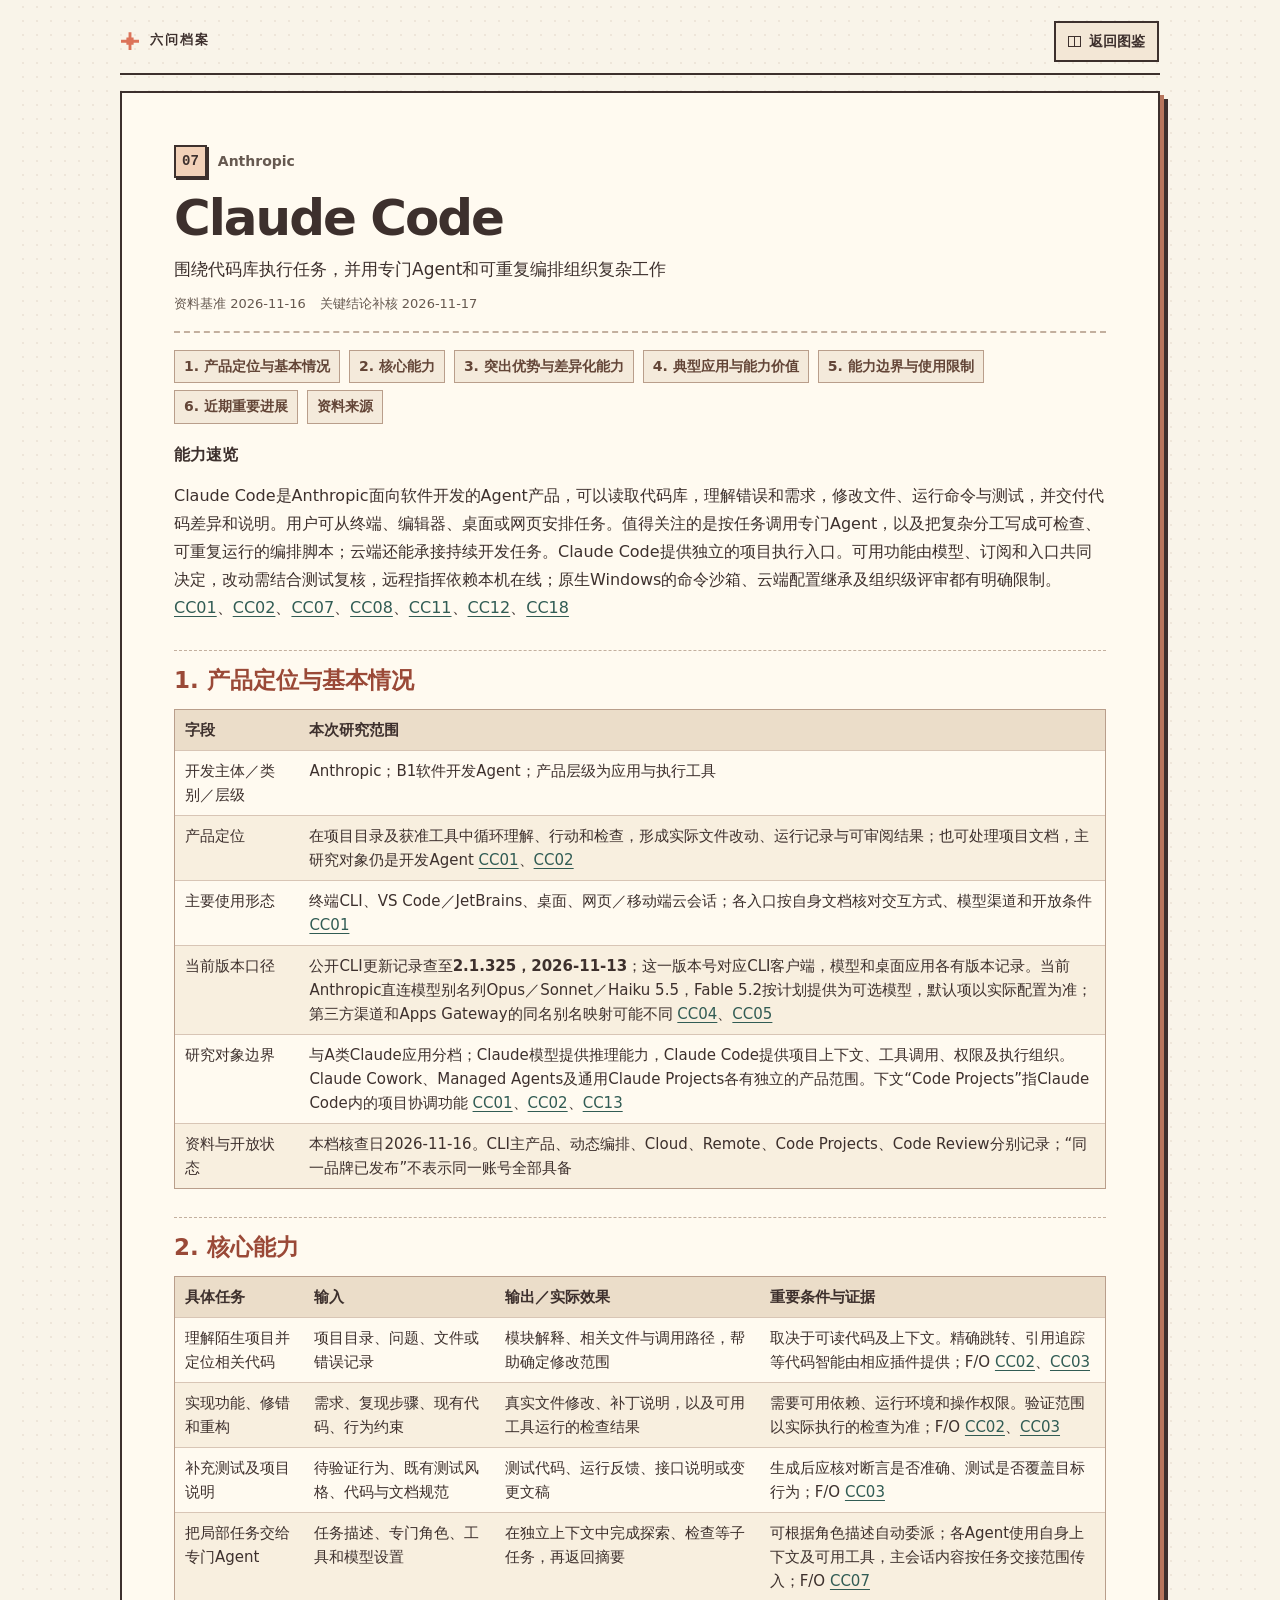
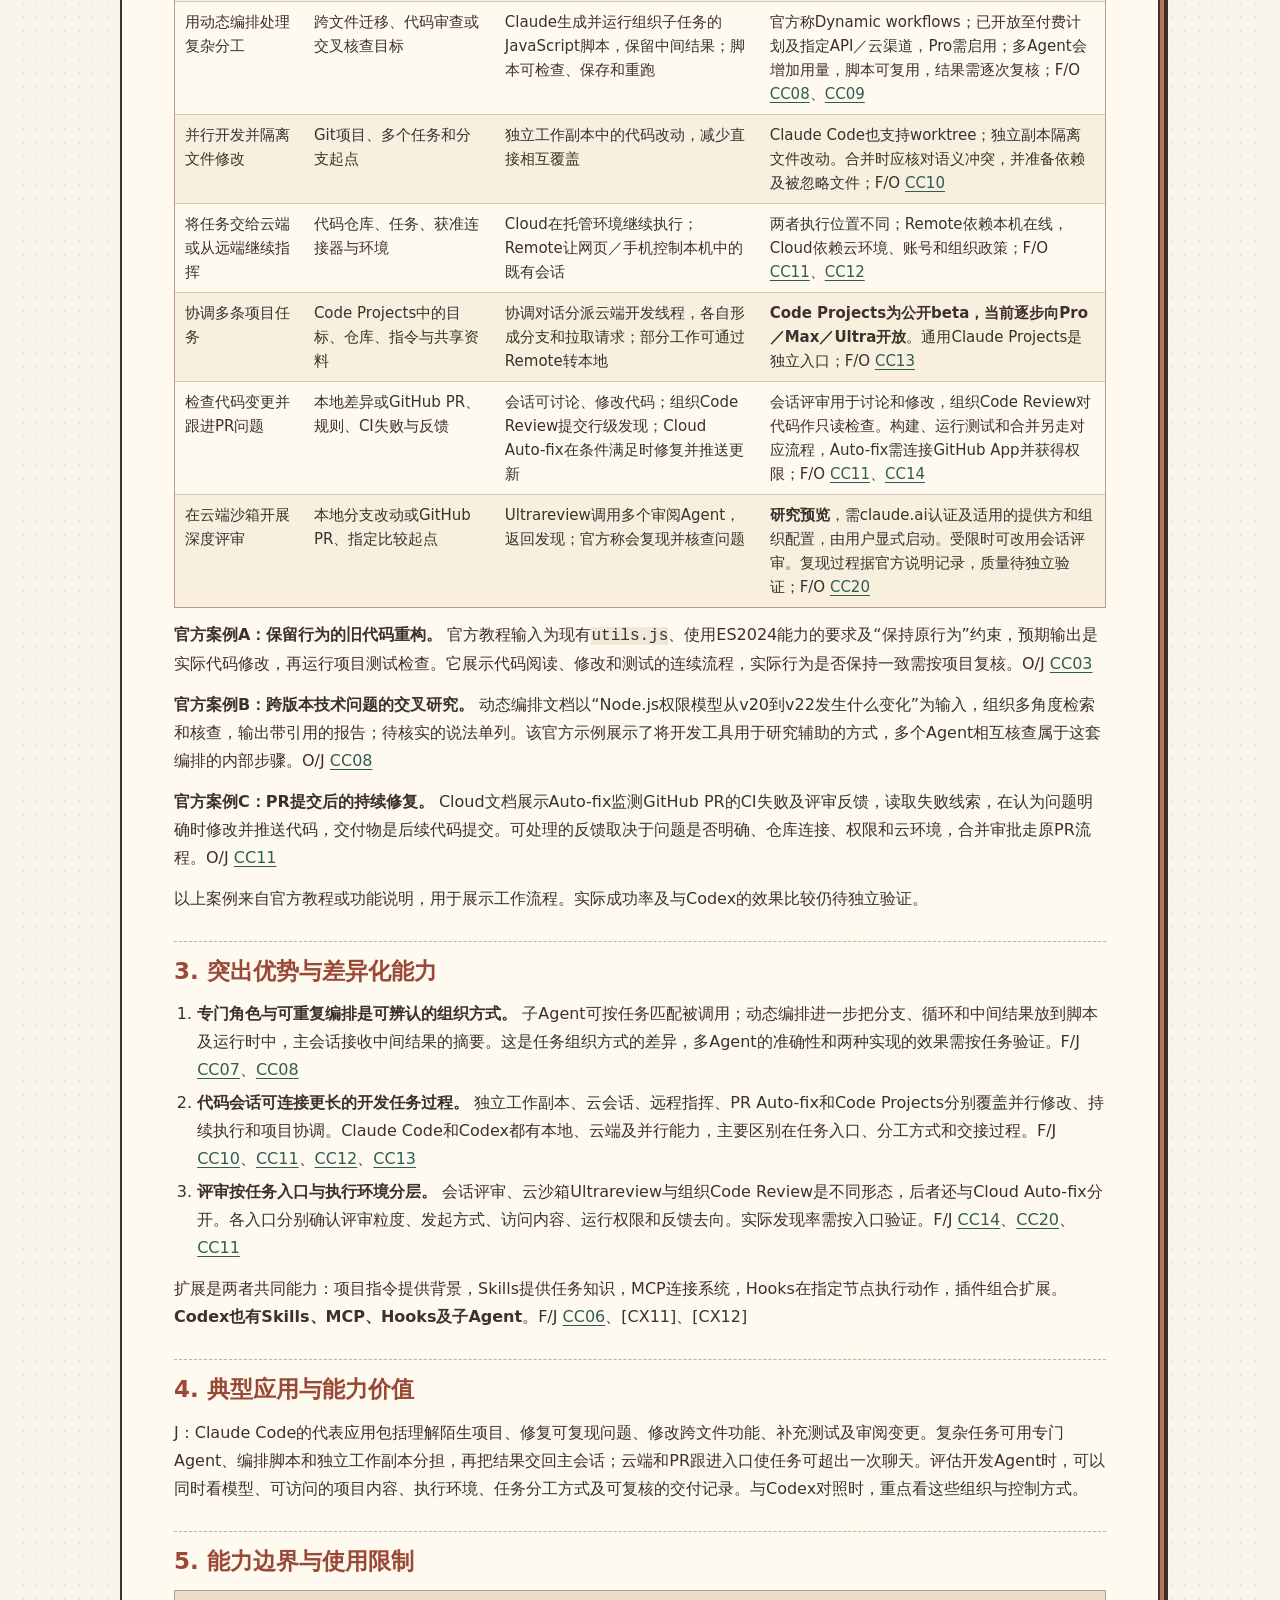
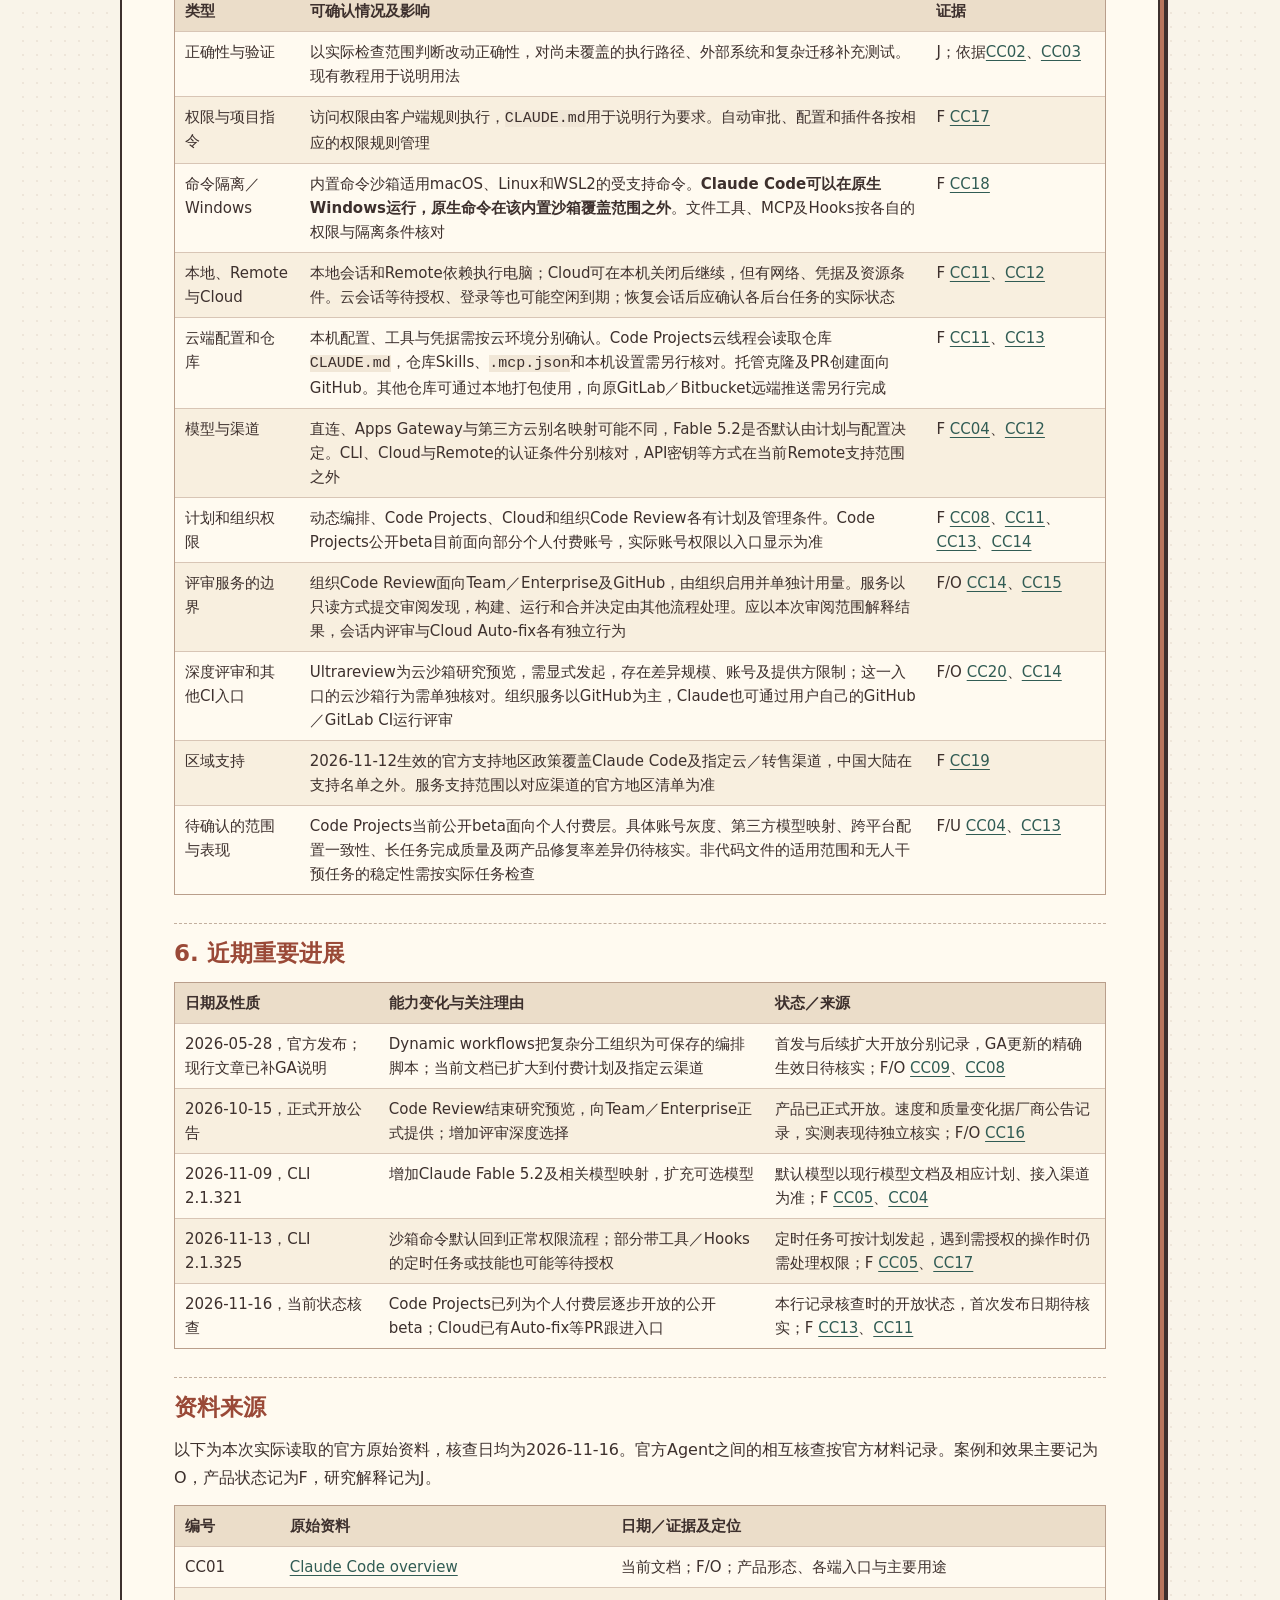
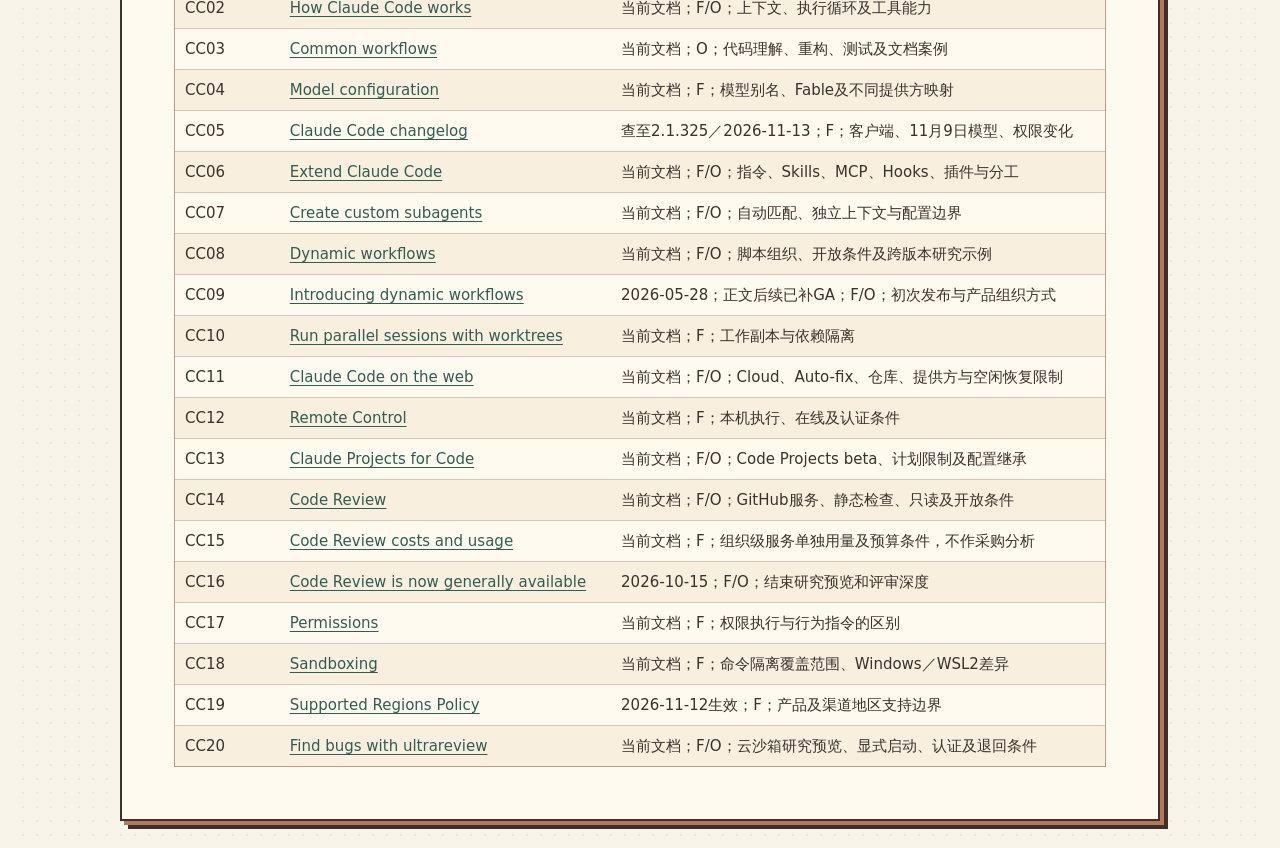
<file: dossiers/obj-07.html>
<!doctype html>
<html lang="zh-CN">
<head>
  <meta charset="utf-8">
  <meta name="viewport" content="width=device-width, initial-scale=1">
  <title>Claude Code｜六问档案</title>
  <link rel="stylesheet" href="../styles.css">
</head>
<body>
  <main class="dossier-stage">
    <header class="masthead">
      <span class="masthead-brand"><span class="pixel-star" aria-hidden="true"></span>六问档案</span>
      <a class="paper-button return-button" href="../index.html#B/07">返回图鉴</a>
    </header>
    <article class="dossier-sheet" id="obj-07">
      <header class="dossier-header">
        <div class="dossier-meta">
          <span class="id-stamp mono">07</span>
          <span class="company">Anthropic</span>
          
        </div>
        <h1>Claude Code</h1>
        <p class="dossier-topic">围绕代码库执行任务，并用专门Agent和可重复编排组织复杂工作</p>
        <p class="research-dates muted">
          <span>资料基准 2026-11-16</span>
          <span>关键结论补核 2026-11-17</span>
        </p>
      </header>
      <nav class="dossier-contents" aria-label="档案目录">
        <a href="#question-1">1. 产品定位与基本情况</a>
<a href="#question-2">2. 核心能力</a>
<a href="#question-3">3. 突出优势与差异化能力</a>
<a href="#question-4">4. 典型应用与能力价值</a>
<a href="#question-5">5. 能力边界与使用限制</a>
<a href="#question-6">6. 近期重要进展</a>
        <a href="#sources">资料来源</a>
      </nav>
      <div class="dossier-prose">
        <p><strong>能力速览</strong></p>
<p>Claude Code是Anthropic面向软件开发的Agent产品，可以读取代码库，理解错误和需求，修改文件、运行命令与测试，并交付代码差异和说明。用户可从终端、编辑器、桌面或网页安排任务。值得关注的是按任务调用专门Agent，以及把复杂分工写成可检查、可重复运行的编排脚本；云端还能承接持续开发任务。Claude Code提供独立的项目执行入口。可用功能由模型、订阅和入口共同决定，改动需结合测试复核，远程指挥依赖本机在线；原生Windows的命令沙箱、云端配置继承及组织级评审都有明确限制。<a target="_blank" rel="noopener noreferrer" href="https://code.claude.com/docs/en/overview">CC01</a>、<a target="_blank" rel="noopener noreferrer" href="https://code.claude.com/docs/en/how-claude-code-works">CC02</a>、<a target="_blank" rel="noopener noreferrer" href="https://code.claude.com/docs/en/sub-agents">CC07</a>、<a target="_blank" rel="noopener noreferrer" href="https://code.claude.com/docs/en/workflows">CC08</a>、<a target="_blank" rel="noopener noreferrer" href="https://code.claude.com/docs/en/claude-code-on-the-web">CC11</a>、<a target="_blank" rel="noopener noreferrer" href="https://code.claude.com/docs/en/remote-control">CC12</a>、<a target="_blank" rel="noopener noreferrer" href="https://code.claude.com/docs/en/sandboxing">CC18</a></p>
<h2 id="question-1">1. 产品定位与基本情况</h2>
<div class="dossier-table" role="region" aria-label="资料表" tabindex="0"><table>
<thead>
<tr>
<th>字段</th>
<th>本次研究范围</th>
</tr>
</thead>
<tbody>
<tr>
<td>开发主体／类别／层级</td>
<td>Anthropic；B1软件开发Agent；产品层级为应用与执行工具</td>
</tr>
<tr>
<td>产品定位</td>
<td>在项目目录及获准工具中循环理解、行动和检查，形成实际文件改动、运行记录与可审阅结果；也可处理项目文档，主研究对象仍是开发Agent <a target="_blank" rel="noopener noreferrer" href="https://code.claude.com/docs/en/overview">CC01</a>、<a target="_blank" rel="noopener noreferrer" href="https://code.claude.com/docs/en/how-claude-code-works">CC02</a></td>
</tr>
<tr>
<td>主要使用形态</td>
<td>终端CLI、VS Code／JetBrains、桌面、网页／移动端云会话；各入口按自身文档核对交互方式、模型渠道和开放条件 <a target="_blank" rel="noopener noreferrer" href="https://code.claude.com/docs/en/overview">CC01</a></td>
</tr>
<tr>
<td>当前版本口径</td>
<td>公开CLI更新记录查至<strong>2.1.325，2026-11-13</strong>；这一版本号对应CLI客户端，模型和桌面应用各有版本记录。当前Anthropic直连模型别名列Opus／Sonnet／Haiku 5.5，Fable 5.2按计划提供为可选模型，默认项以实际配置为准；第三方渠道和Apps Gateway的同名别名映射可能不同 <a target="_blank" rel="noopener noreferrer" href="https://code.claude.com/docs/en/model-config">CC04</a>、<a target="_blank" rel="noopener noreferrer" href="https://code.claude.com/docs/en/changelog.md">CC05</a></td>
</tr>
<tr>
<td>研究对象边界</td>
<td>与A类Claude应用分档；Claude模型提供推理能力，Claude Code提供项目上下文、工具调用、权限及执行组织。Claude Cowork、Managed Agents及通用Claude Projects各有独立的产品范围。下文“Code Projects”指Claude Code内的项目协调功能 <a target="_blank" rel="noopener noreferrer" href="https://code.claude.com/docs/en/overview">CC01</a>、<a target="_blank" rel="noopener noreferrer" href="https://code.claude.com/docs/en/how-claude-code-works">CC02</a>、<a target="_blank" rel="noopener noreferrer" href="https://code.claude.com/docs/en/claude-projects">CC13</a></td>
</tr>
<tr>
<td>资料与开放状态</td>
<td>本档核查日2026-11-16。CLI主产品、动态编排、Cloud、Remote、Code Projects、Code Review分别记录；“同一品牌已发布”不表示同一账号全部具备</td>
</tr>
</tbody>
</table></div>
<h2 id="question-2">2. 核心能力</h2>
<div class="dossier-table" role="region" aria-label="资料表" tabindex="0"><table>
<thead>
<tr>
<th>具体任务</th>
<th>输入</th>
<th>输出／实际效果</th>
<th>重要条件与证据</th>
</tr>
</thead>
<tbody>
<tr>
<td>理解陌生项目并定位相关代码</td>
<td>项目目录、问题、文件或错误记录</td>
<td>模块解释、相关文件与调用路径，帮助确定修改范围</td>
<td>取决于可读代码及上下文。精确跳转、引用追踪等代码智能由相应插件提供；F/O <a target="_blank" rel="noopener noreferrer" href="https://code.claude.com/docs/en/how-claude-code-works">CC02</a>、<a target="_blank" rel="noopener noreferrer" href="https://code.claude.com/docs/en/common-workflows">CC03</a></td>
</tr>
<tr>
<td>实现功能、修错和重构</td>
<td>需求、复现步骤、现有代码、行为约束</td>
<td>真实文件修改、补丁说明，以及可用工具运行的检查结果</td>
<td>需要可用依赖、运行环境和操作权限。验证范围以实际执行的检查为准；F/O <a target="_blank" rel="noopener noreferrer" href="https://code.claude.com/docs/en/how-claude-code-works">CC02</a>、<a target="_blank" rel="noopener noreferrer" href="https://code.claude.com/docs/en/common-workflows">CC03</a></td>
</tr>
<tr>
<td>补充测试及项目说明</td>
<td>待验证行为、既有测试风格、代码与文档规范</td>
<td>测试代码、运行反馈、接口说明或变更文稿</td>
<td>生成后应核对断言是否准确、测试是否覆盖目标行为；F/O <a target="_blank" rel="noopener noreferrer" href="https://code.claude.com/docs/en/common-workflows">CC03</a></td>
</tr>
<tr>
<td>把局部任务交给专门Agent</td>
<td>任务描述、专门角色、工具和模型设置</td>
<td>在独立上下文中完成探索、检查等子任务，再返回摘要</td>
<td>可根据角色描述自动委派；各Agent使用自身上下文及可用工具，主会话内容按任务交接范围传入；F/O <a target="_blank" rel="noopener noreferrer" href="https://code.claude.com/docs/en/sub-agents">CC07</a></td>
</tr>
<tr>
<td>用动态编排处理复杂分工</td>
<td>跨文件迁移、代码审查或交叉核查目标</td>
<td>Claude生成并运行组织子任务的JavaScript脚本，保留中间结果；脚本可检查、保存和重跑</td>
<td>官方称Dynamic workflows；已开放至付费计划及指定API／云渠道，Pro需启用；多Agent会增加用量，脚本可复用，结果需逐次复核；F/O <a target="_blank" rel="noopener noreferrer" href="https://code.claude.com/docs/en/workflows">CC08</a>、<a target="_blank" rel="noopener noreferrer" href="https://claude.com/resources/articles/introducing-dynamic-workflows-in-claude-code">CC09</a></td>
</tr>
<tr>
<td>并行开发并隔离文件修改</td>
<td>Git项目、多个任务和分支起点</td>
<td>独立工作副本中的代码改动，减少直接相互覆盖</td>
<td>Claude Code也支持worktree；独立副本隔离文件改动。合并时应核对语义冲突，并准备依赖及被忽略文件；F/O <a target="_blank" rel="noopener noreferrer" href="https://code.claude.com/docs/en/worktrees">CC10</a></td>
</tr>
<tr>
<td>将任务交给云端或从远端继续指挥</td>
<td>代码仓库、任务、获准连接器与环境</td>
<td>Cloud在托管环境继续执行；Remote让网页／手机控制本机中的既有会话</td>
<td>两者执行位置不同；Remote依赖本机在线，Cloud依赖云环境、账号和组织政策；F/O <a target="_blank" rel="noopener noreferrer" href="https://code.claude.com/docs/en/claude-code-on-the-web">CC11</a>、<a target="_blank" rel="noopener noreferrer" href="https://code.claude.com/docs/en/remote-control">CC12</a></td>
</tr>
<tr>
<td>协调多条项目任务</td>
<td>Code Projects中的目标、仓库、指令与共享资料</td>
<td>协调对话分派云端开发线程，各自形成分支和拉取请求；部分工作可通过Remote转本地</td>
<td><strong>Code Projects为公开beta，当前逐步向Pro／Max／Ultra开放</strong>。通用Claude Projects是独立入口；F/O <a target="_blank" rel="noopener noreferrer" href="https://code.claude.com/docs/en/claude-projects">CC13</a></td>
</tr>
<tr>
<td>检查代码变更并跟进PR问题</td>
<td>本地差异或GitHub PR、规则、CI失败与反馈</td>
<td>会话可讨论、修改代码；组织Code Review提交行级发现；Cloud Auto-fix在条件满足时修复并推送更新</td>
<td>会话评审用于讨论和修改，组织Code Review对代码作只读检查。构建、运行测试和合并另走对应流程，Auto-fix需连接GitHub App并获得权限；F/O <a target="_blank" rel="noopener noreferrer" href="https://code.claude.com/docs/en/claude-code-on-the-web">CC11</a>、<a target="_blank" rel="noopener noreferrer" href="https://code.claude.com/docs/en/code-review">CC14</a></td>
</tr>
<tr>
<td>在云端沙箱开展深度评审</td>
<td>本地分支改动或GitHub PR、指定比较起点</td>
<td>Ultrareview调用多个审阅Agent，返回发现；官方称会复现并核查问题</td>
<td><strong>研究预览</strong>，需claude.ai认证及适用的提供方和组织配置，由用户显式启动。受限时可改用会话评审。复现过程据官方说明记录，质量待独立验证；F/O <a target="_blank" rel="noopener noreferrer" href="https://code.claude.com/docs/en/ultrareview">CC20</a></td>
</tr>
</tbody>
</table></div>
<p><strong>官方案例A：保留行为的旧代码重构。</strong> 官方教程输入为现有<code>utils.js</code>、使用ES2024能力的要求及“保持原行为”约束，预期输出是实际代码修改，再运行项目测试检查。它展示代码阅读、修改和测试的连续流程，实际行为是否保持一致需按项目复核。O/J <a target="_blank" rel="noopener noreferrer" href="https://code.claude.com/docs/en/common-workflows">CC03</a></p>
<p><strong>官方案例B：跨版本技术问题的交叉研究。</strong> 动态编排文档以“Node.js权限模型从v20到v22发生什么变化”为输入，组织多角度检索和核查，输出带引用的报告；待核实的说法单列。该官方示例展示了将开发工具用于研究辅助的方式，多个Agent相互核查属于这套编排的内部步骤。O/J <a target="_blank" rel="noopener noreferrer" href="https://code.claude.com/docs/en/workflows">CC08</a></p>
<p><strong>官方案例C：PR提交后的持续修复。</strong> Cloud文档展示Auto-fix监测GitHub PR的CI失败及评审反馈，读取失败线索，在认为问题明确时修改并推送代码，交付物是后续代码提交。可处理的反馈取决于问题是否明确、仓库连接、权限和云环境，合并审批走原PR流程。O/J <a target="_blank" rel="noopener noreferrer" href="https://code.claude.com/docs/en/claude-code-on-the-web">CC11</a></p>
<p>以上案例来自官方教程或功能说明，用于展示工作流程。实际成功率及与Codex的效果比较仍待独立验证。</p>
<h2 id="question-3">3. 突出优势与差异化能力</h2>
<ol>
<li><strong>专门角色与可重复编排是可辨认的组织方式。</strong> 子Agent可按任务匹配被调用；动态编排进一步把分支、循环和中间结果放到脚本及运行时中，主会话接收中间结果的摘要。这是任务组织方式的差异，多Agent的准确性和两种实现的效果需按任务验证。F/J <a target="_blank" rel="noopener noreferrer" href="https://code.claude.com/docs/en/sub-agents">CC07</a>、<a target="_blank" rel="noopener noreferrer" href="https://code.claude.com/docs/en/workflows">CC08</a></li>
<li><strong>代码会话可连接更长的开发任务过程。</strong> 独立工作副本、云会话、远程指挥、PR Auto-fix和Code Projects分别覆盖并行修改、持续执行和项目协调。Claude Code和Codex都有本地、云端及并行能力，主要区别在任务入口、分工方式和交接过程。F/J <a target="_blank" rel="noopener noreferrer" href="https://code.claude.com/docs/en/worktrees">CC10</a>、<a target="_blank" rel="noopener noreferrer" href="https://code.claude.com/docs/en/claude-code-on-the-web">CC11</a>、<a target="_blank" rel="noopener noreferrer" href="https://code.claude.com/docs/en/remote-control">CC12</a>、<a target="_blank" rel="noopener noreferrer" href="https://code.claude.com/docs/en/claude-projects">CC13</a></li>
<li><strong>评审按任务入口与执行环境分层。</strong> 会话评审、云沙箱Ultrareview与组织Code Review是不同形态，后者还与Cloud Auto-fix分开。各入口分别确认评审粒度、发起方式、访问内容、运行权限和反馈去向。实际发现率需按入口验证。F/J <a target="_blank" rel="noopener noreferrer" href="https://code.claude.com/docs/en/code-review">CC14</a>、<a target="_blank" rel="noopener noreferrer" href="https://code.claude.com/docs/en/ultrareview">CC20</a>、<a target="_blank" rel="noopener noreferrer" href="https://code.claude.com/docs/en/claude-code-on-the-web">CC11</a></li>
</ol>
<p>扩展是两者共同能力：项目指令提供背景，Skills提供任务知识，MCP连接系统，Hooks在指定节点执行动作，插件组合扩展。<strong>Codex也有Skills、MCP、Hooks及子Agent</strong>。F/J <a target="_blank" rel="noopener noreferrer" href="https://code.claude.com/docs/en/features-overview">CC06</a>、[CX11]、[CX12]</p>
<h2 id="question-4">4. 典型应用与能力价值</h2>
<p>J：Claude Code的代表应用包括理解陌生项目、修复可复现问题、修改跨文件功能、补充测试及审阅变更。复杂任务可用专门Agent、编排脚本和独立工作副本分担，再把结果交回主会话；云端和PR跟进入口使任务可超出一次聊天。评估开发Agent时，可以同时看模型、可访问的项目内容、执行环境、任务分工方式及可复核的交付记录。与Codex对照时，重点看这些组织与控制方式。</p>
<h2 id="question-5">5. 能力边界与使用限制</h2>
<div class="dossier-table" role="region" aria-label="资料表" tabindex="0"><table>
<thead>
<tr>
<th>类型</th>
<th>可确认情况及影响</th>
<th>证据</th>
</tr>
</thead>
<tbody>
<tr>
<td>正确性与验证</td>
<td>以实际检查范围判断改动正确性，对尚未覆盖的执行路径、外部系统和复杂迁移补充测试。现有教程用于说明用法</td>
<td>J；依据<a target="_blank" rel="noopener noreferrer" href="https://code.claude.com/docs/en/how-claude-code-works">CC02</a>、<a target="_blank" rel="noopener noreferrer" href="https://code.claude.com/docs/en/common-workflows">CC03</a></td>
</tr>
<tr>
<td>权限与项目指令</td>
<td>访问权限由客户端规则执行，<code>CLAUDE.md</code>用于说明行为要求。自动审批、配置和插件各按相应的权限规则管理</td>
<td>F <a target="_blank" rel="noopener noreferrer" href="https://code.claude.com/docs/en/permissions">CC17</a></td>
</tr>
<tr>
<td>命令隔离／Windows</td>
<td>内置命令沙箱适用macOS、Linux和WSL2的受支持命令。<strong>Claude Code可以在原生Windows运行，原生命令在该内置沙箱覆盖范围之外</strong>。文件工具、MCP及Hooks按各自的权限与隔离条件核对</td>
<td>F <a target="_blank" rel="noopener noreferrer" href="https://code.claude.com/docs/en/sandboxing">CC18</a></td>
</tr>
<tr>
<td>本地、Remote与Cloud</td>
<td>本地会话和Remote依赖执行电脑；Cloud可在本机关闭后继续，但有网络、凭据及资源条件。云会话等待授权、登录等也可能空闲到期；恢复会话后应确认各后台任务的实际状态</td>
<td>F <a target="_blank" rel="noopener noreferrer" href="https://code.claude.com/docs/en/claude-code-on-the-web">CC11</a>、<a target="_blank" rel="noopener noreferrer" href="https://code.claude.com/docs/en/remote-control">CC12</a></td>
</tr>
<tr>
<td>云端配置和仓库</td>
<td>本机配置、工具与凭据需按云环境分别确认。Code Projects云线程会读取仓库<code>CLAUDE.md</code>，仓库Skills、<code>.mcp.json</code>和本机设置需另行核对。托管克隆及PR创建面向GitHub。其他仓库可通过本地打包使用，向原GitLab／Bitbucket远端推送需另行完成</td>
<td>F <a target="_blank" rel="noopener noreferrer" href="https://code.claude.com/docs/en/claude-code-on-the-web">CC11</a>、<a target="_blank" rel="noopener noreferrer" href="https://code.claude.com/docs/en/claude-projects">CC13</a></td>
</tr>
<tr>
<td>模型与渠道</td>
<td>直连、Apps Gateway与第三方云别名映射可能不同，Fable 5.2是否默认由计划与配置决定。CLI、Cloud与Remote的认证条件分别核对，API密钥等方式在当前Remote支持范围之外</td>
<td>F <a target="_blank" rel="noopener noreferrer" href="https://code.claude.com/docs/en/model-config">CC04</a>、<a target="_blank" rel="noopener noreferrer" href="https://code.claude.com/docs/en/remote-control">CC12</a></td>
</tr>
<tr>
<td>计划和组织权限</td>
<td>动态编排、Code Projects、Cloud和组织Code Review各有计划及管理条件。Code Projects公开beta目前面向部分个人付费账号，实际账号权限以入口显示为准</td>
<td>F <a target="_blank" rel="noopener noreferrer" href="https://code.claude.com/docs/en/workflows">CC08</a>、<a target="_blank" rel="noopener noreferrer" href="https://code.claude.com/docs/en/claude-code-on-the-web">CC11</a>、<a target="_blank" rel="noopener noreferrer" href="https://code.claude.com/docs/en/claude-projects">CC13</a>、<a target="_blank" rel="noopener noreferrer" href="https://code.claude.com/docs/en/code-review">CC14</a></td>
</tr>
<tr>
<td>评审服务的边界</td>
<td>组织Code Review面向Team／Enterprise及GitHub，由组织启用并单独计用量。服务以只读方式提交审阅发现，构建、运行和合并决定由其他流程处理。应以本次审阅范围解释结果，会话内评审与Cloud Auto-fix各有独立行为</td>
<td>F/O <a target="_blank" rel="noopener noreferrer" href="https://code.claude.com/docs/en/code-review">CC14</a>、<a target="_blank" rel="noopener noreferrer" href="https://code.claude.com/docs/en/code-review-costs">CC15</a></td>
</tr>
<tr>
<td>深度评审和其他CI入口</td>
<td>Ultrareview为云沙箱研究预览，需显式发起，存在差异规模、账号及提供方限制；这一入口的云沙箱行为需单独核对。组织服务以GitHub为主，Claude也可通过用户自己的GitHub／GitLab CI运行评审</td>
<td>F/O <a target="_blank" rel="noopener noreferrer" href="https://code.claude.com/docs/en/ultrareview">CC20</a>、<a target="_blank" rel="noopener noreferrer" href="https://code.claude.com/docs/en/code-review">CC14</a></td>
</tr>
<tr>
<td>区域支持</td>
<td>2026-11-12生效的官方支持地区政策覆盖Claude Code及指定云／转售渠道，中国大陆在支持名单之外。服务支持范围以对应渠道的官方地区清单为准</td>
<td>F <a target="_blank" rel="noopener noreferrer" href="https://www.anthropic.com/legal/supported-regions">CC19</a></td>
</tr>
<tr>
<td>待确认的范围与表现</td>
<td>Code Projects当前公开beta面向个人付费层。具体账号灰度、第三方模型映射、跨平台配置一致性、长任务完成质量及两产品修复率差异仍待核实。非代码文件的适用范围和无人干预任务的稳定性需按实际任务检查</td>
<td>F/U <a target="_blank" rel="noopener noreferrer" href="https://code.claude.com/docs/en/model-config">CC04</a>、<a target="_blank" rel="noopener noreferrer" href="https://code.claude.com/docs/en/claude-projects">CC13</a></td>
</tr>
</tbody>
</table></div>
<h2 id="question-6">6. 近期重要进展</h2>
<div class="dossier-table" role="region" aria-label="资料表" tabindex="0"><table>
<thead>
<tr>
<th>日期及性质</th>
<th>能力变化与关注理由</th>
<th>状态／来源</th>
</tr>
</thead>
<tbody>
<tr>
<td>2026-05-28，官方发布；现行文章已补GA说明</td>
<td>Dynamic workflows把复杂分工组织为可保存的编排脚本；当前文档已扩大到付费计划及指定云渠道</td>
<td>首发与后续扩大开放分别记录，GA更新的精确生效日待核实；F/O <a target="_blank" rel="noopener noreferrer" href="https://claude.com/resources/articles/introducing-dynamic-workflows-in-claude-code">CC09</a>、<a target="_blank" rel="noopener noreferrer" href="https://code.claude.com/docs/en/workflows">CC08</a></td>
</tr>
<tr>
<td>2026-10-15，正式开放公告</td>
<td>Code Review结束研究预览，向Team／Enterprise正式提供；增加评审深度选择</td>
<td>产品已正式开放。速度和质量变化据厂商公告记录，实测表现待独立核实；F/O <a target="_blank" rel="noopener noreferrer" href="https://claude.com/resources/articles/code-review-is-now-generally-available">CC16</a></td>
</tr>
<tr>
<td>2026-11-09，CLI 2.1.321</td>
<td>增加Claude Fable 5.2及相关模型映射，扩充可选模型</td>
<td>默认模型以现行模型文档及相应计划、接入渠道为准；F <a target="_blank" rel="noopener noreferrer" href="https://code.claude.com/docs/en/changelog.md">CC05</a>、<a target="_blank" rel="noopener noreferrer" href="https://code.claude.com/docs/en/model-config">CC04</a></td>
</tr>
<tr>
<td>2026-11-13，CLI 2.1.325</td>
<td>沙箱命令默认回到正常权限流程；部分带工具／Hooks的定时任务或技能也可能等待授权</td>
<td>定时任务可按计划发起，遇到需授权的操作时仍需处理权限；F <a target="_blank" rel="noopener noreferrer" href="https://code.claude.com/docs/en/changelog.md">CC05</a>、<a target="_blank" rel="noopener noreferrer" href="https://code.claude.com/docs/en/permissions">CC17</a></td>
</tr>
<tr>
<td>2026-11-16，当前状态核查</td>
<td>Code Projects已列为个人付费层逐步开放的公开beta；Cloud已有Auto-fix等PR跟进入口</td>
<td>本行记录核查时的开放状态，首次发布日期待核实；F <a target="_blank" rel="noopener noreferrer" href="https://code.claude.com/docs/en/claude-projects">CC13</a>、<a target="_blank" rel="noopener noreferrer" href="https://code.claude.com/docs/en/claude-code-on-the-web">CC11</a></td>
</tr>
</tbody>
</table></div>
<h2 id="sources">资料来源</h2>
<p>以下为本次实际读取的官方原始资料，核查日均为2026-11-16。官方Agent之间的相互核查按官方材料记录。案例和效果主要记为O，产品状态记为F，研究解释记为J。</p>
<div class="dossier-table" role="region" aria-label="资料表" tabindex="0"><table>
<thead>
<tr>
<th>编号</th>
<th>原始资料</th>
<th>日期／证据及定位</th>
</tr>
</thead>
<tbody>
<tr>
<td>CC01</td>
<td><a target="_blank" rel="noopener noreferrer" href="https://code.claude.com/docs/en/overview">Claude Code overview</a></td>
<td>当前文档；F/O；产品形态、各端入口与主要用途</td>
</tr>
<tr>
<td>CC02</td>
<td><a target="_blank" rel="noopener noreferrer" href="https://code.claude.com/docs/en/how-claude-code-works">How Claude Code works</a></td>
<td>当前文档；F/O；上下文、执行循环及工具能力</td>
</tr>
<tr>
<td>CC03</td>
<td><a target="_blank" rel="noopener noreferrer" href="https://code.claude.com/docs/en/common-workflows">Common workflows</a></td>
<td>当前文档；O；代码理解、重构、测试及文档案例</td>
</tr>
<tr>
<td>CC04</td>
<td><a target="_blank" rel="noopener noreferrer" href="https://code.claude.com/docs/en/model-config">Model configuration</a></td>
<td>当前文档；F；模型别名、Fable及不同提供方映射</td>
</tr>
<tr>
<td>CC05</td>
<td><a target="_blank" rel="noopener noreferrer" href="https://code.claude.com/docs/en/changelog.md">Claude Code changelog</a></td>
<td>查至2.1.325／2026-11-13；F；客户端、11月9日模型、权限变化</td>
</tr>
<tr>
<td>CC06</td>
<td><a target="_blank" rel="noopener noreferrer" href="https://code.claude.com/docs/en/features-overview">Extend Claude Code</a></td>
<td>当前文档；F/O；指令、Skills、MCP、Hooks、插件与分工</td>
</tr>
<tr>
<td>CC07</td>
<td><a target="_blank" rel="noopener noreferrer" href="https://code.claude.com/docs/en/sub-agents">Create custom subagents</a></td>
<td>当前文档；F/O；自动匹配、独立上下文与配置边界</td>
</tr>
<tr>
<td>CC08</td>
<td><a target="_blank" rel="noopener noreferrer" href="https://code.claude.com/docs/en/workflows">Dynamic workflows</a></td>
<td>当前文档；F/O；脚本组织、开放条件及跨版本研究示例</td>
</tr>
<tr>
<td>CC09</td>
<td><a target="_blank" rel="noopener noreferrer" href="https://claude.com/resources/articles/introducing-dynamic-workflows-in-claude-code">Introducing dynamic workflows</a></td>
<td>2026-05-28；正文后续已补GA；F/O；初次发布与产品组织方式</td>
</tr>
<tr>
<td>CC10</td>
<td><a target="_blank" rel="noopener noreferrer" href="https://code.claude.com/docs/en/worktrees">Run parallel sessions with worktrees</a></td>
<td>当前文档；F；工作副本与依赖隔离</td>
</tr>
<tr>
<td>CC11</td>
<td><a target="_blank" rel="noopener noreferrer" href="https://code.claude.com/docs/en/claude-code-on-the-web">Claude Code on the web</a></td>
<td>当前文档；F/O；Cloud、Auto-fix、仓库、提供方与空闲恢复限制</td>
</tr>
<tr>
<td>CC12</td>
<td><a target="_blank" rel="noopener noreferrer" href="https://code.claude.com/docs/en/remote-control">Remote Control</a></td>
<td>当前文档；F；本机执行、在线及认证条件</td>
</tr>
<tr>
<td>CC13</td>
<td><a target="_blank" rel="noopener noreferrer" href="https://code.claude.com/docs/en/claude-projects">Claude Projects for Code</a></td>
<td>当前文档；F/O；Code Projects beta、计划限制及配置继承</td>
</tr>
<tr>
<td>CC14</td>
<td><a target="_blank" rel="noopener noreferrer" href="https://code.claude.com/docs/en/code-review">Code Review</a></td>
<td>当前文档；F/O；GitHub服务、静态检查、只读及开放条件</td>
</tr>
<tr>
<td>CC15</td>
<td><a target="_blank" rel="noopener noreferrer" href="https://code.claude.com/docs/en/code-review-costs">Code Review costs and usage</a></td>
<td>当前文档；F；组织级服务单独用量及预算条件，不作采购分析</td>
</tr>
<tr>
<td>CC16</td>
<td><a target="_blank" rel="noopener noreferrer" href="https://claude.com/resources/articles/code-review-is-now-generally-available">Code Review is now generally available</a></td>
<td>2026-10-15；F/O；结束研究预览和评审深度</td>
</tr>
<tr>
<td>CC17</td>
<td><a target="_blank" rel="noopener noreferrer" href="https://code.claude.com/docs/en/permissions">Permissions</a></td>
<td>当前文档；F；权限执行与行为指令的区别</td>
</tr>
<tr>
<td>CC18</td>
<td><a target="_blank" rel="noopener noreferrer" href="https://code.claude.com/docs/en/sandboxing">Sandboxing</a></td>
<td>当前文档；F；命令隔离覆盖范围、Windows／WSL2差异</td>
</tr>
<tr>
<td>CC19</td>
<td><a target="_blank" rel="noopener noreferrer" href="https://www.anthropic.com/legal/supported-regions">Supported Regions Policy</a></td>
<td>2026-11-12生效；F；产品及渠道地区支持边界</td>
</tr>
<tr>
<td>CC20</td>
<td><a target="_blank" rel="noopener noreferrer" href="https://code.claude.com/docs/en/ultrareview">Find bugs with ultrareview</a></td>
<td>当前文档；F/O；云沙箱研究预览、显式启动、认证及退回条件</td>
</tr>
</tbody>
</table></div>

      </div>
    </article>
  </main>
</body>
</html>
</file>
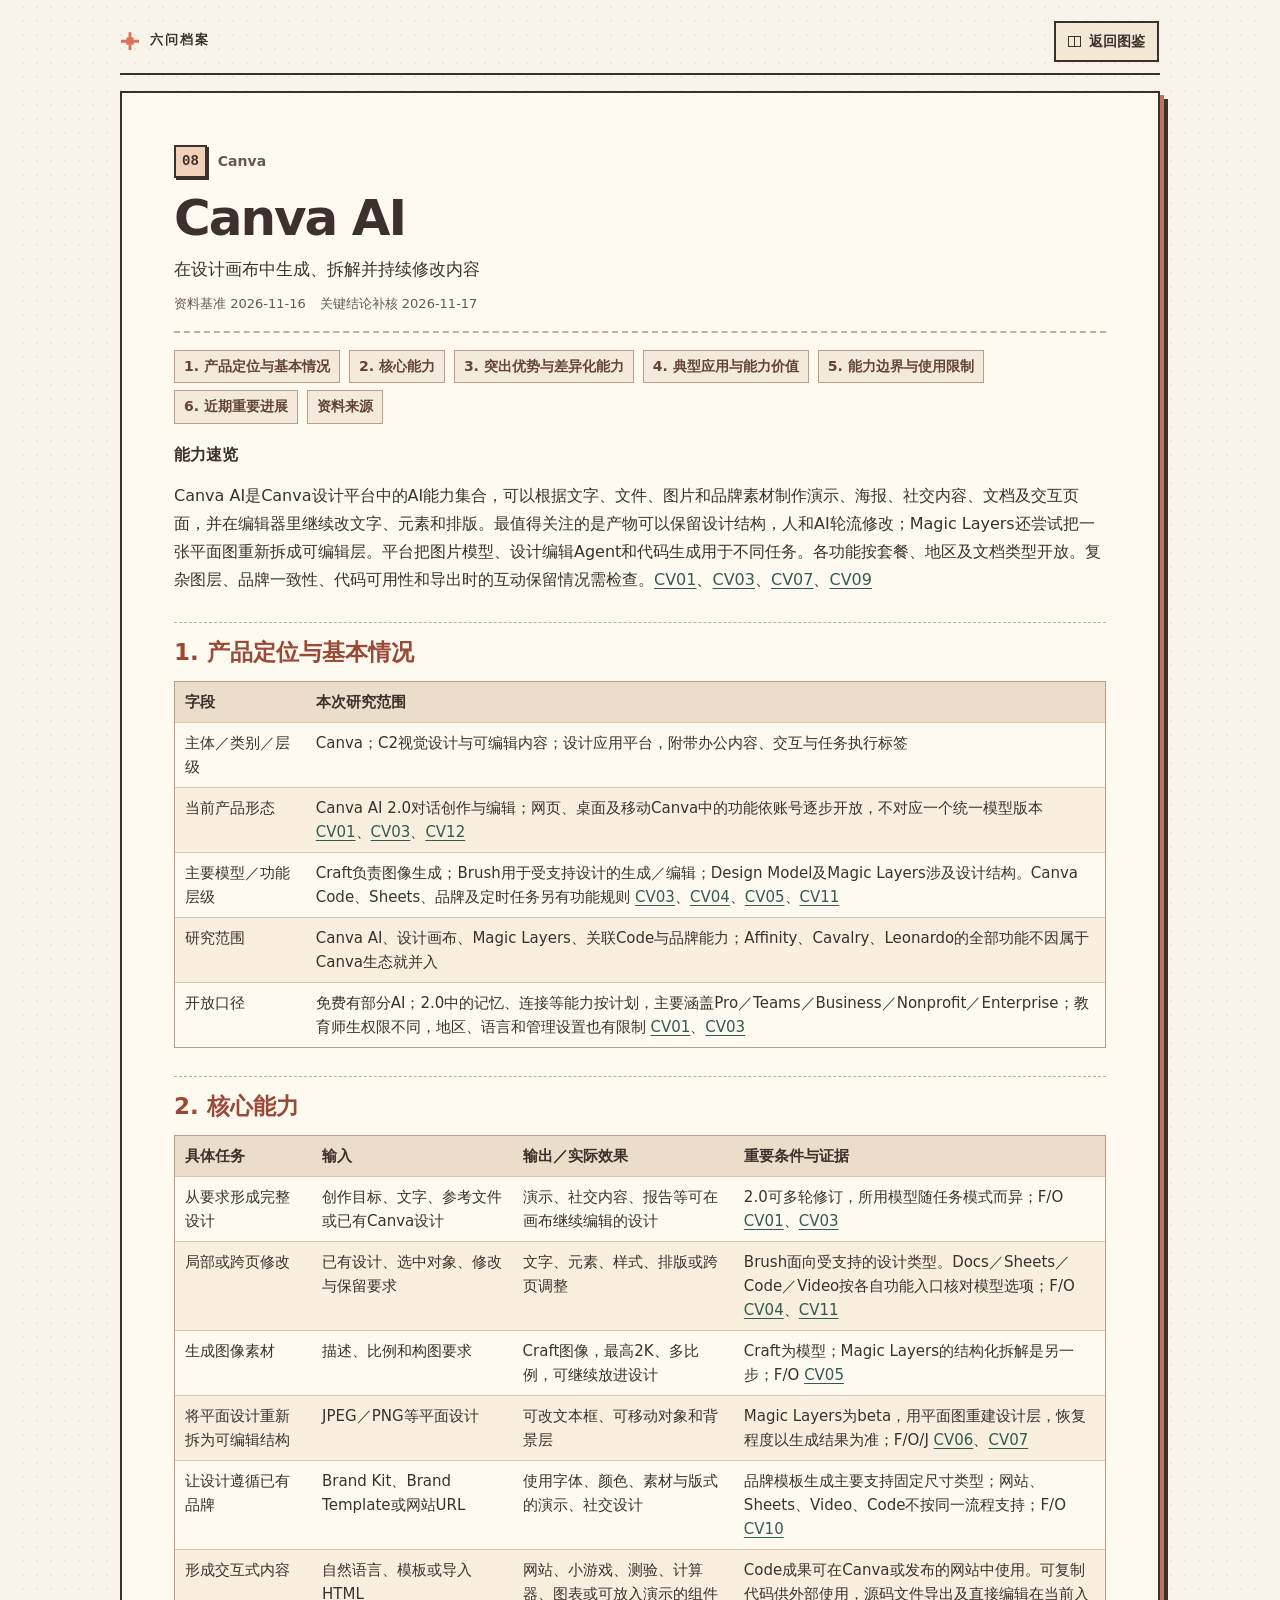
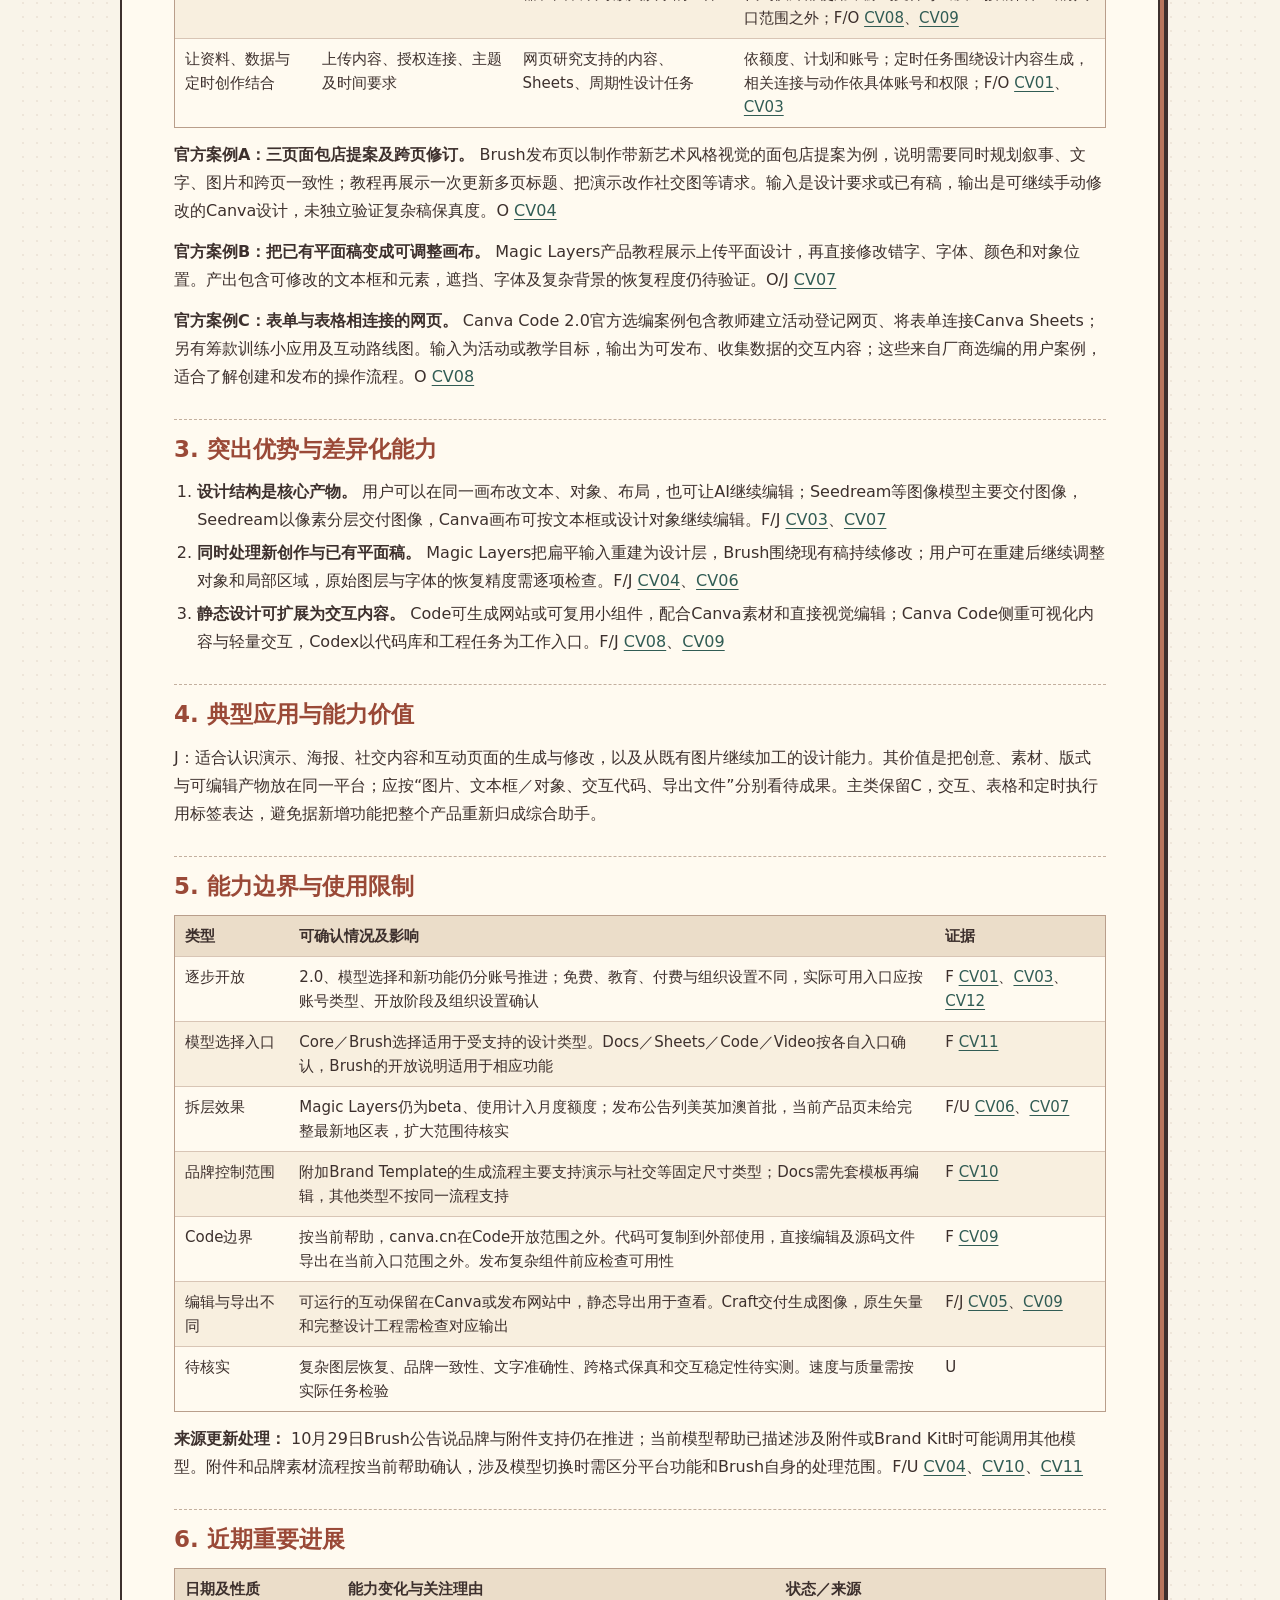
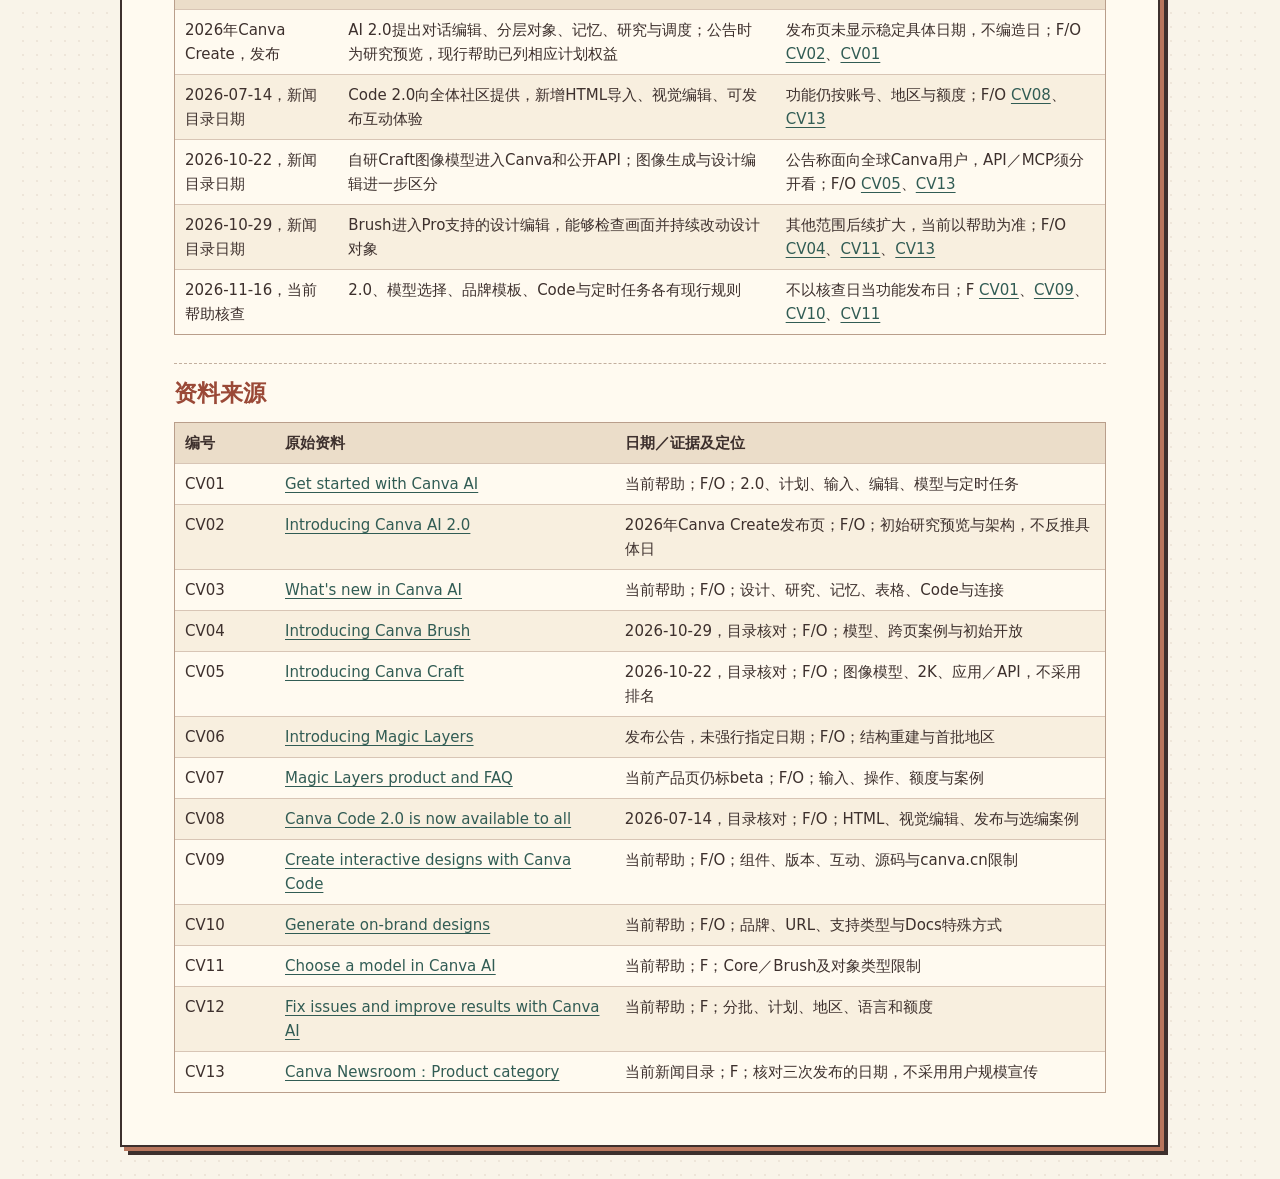
<file: dossiers/obj-08.html>
<!doctype html>
<html lang="zh-CN">
<head>
  <meta charset="utf-8">
  <meta name="viewport" content="width=device-width, initial-scale=1">
  <title>Canva AI｜六问档案</title>
  <link rel="stylesheet" href="../styles.css">
</head>
<body>
  <main class="dossier-stage">
    <header class="masthead">
      <span class="masthead-brand"><span class="pixel-star" aria-hidden="true"></span>六问档案</span>
      <a class="paper-button return-button" href="../index.html#C/08">返回图鉴</a>
    </header>
    <article class="dossier-sheet" id="obj-08">
      <header class="dossier-header">
        <div class="dossier-meta">
          <span class="id-stamp mono">08</span>
          <span class="company">Canva</span>
          
        </div>
        <h1>Canva AI</h1>
        <p class="dossier-topic">在设计画布中生成、拆解并持续修改内容</p>
        <p class="research-dates muted">
          <span>资料基准 2026-11-16</span>
          <span>关键结论补核 2026-11-17</span>
        </p>
      </header>
      <nav class="dossier-contents" aria-label="档案目录">
        <a href="#question-1">1. 产品定位与基本情况</a>
<a href="#question-2">2. 核心能力</a>
<a href="#question-3">3. 突出优势与差异化能力</a>
<a href="#question-4">4. 典型应用与能力价值</a>
<a href="#question-5">5. 能力边界与使用限制</a>
<a href="#question-6">6. 近期重要进展</a>
        <a href="#sources">资料来源</a>
      </nav>
      <div class="dossier-prose">
        <p><strong>能力速览</strong></p>
<p>Canva AI是Canva设计平台中的AI能力集合，可以根据文字、文件、图片和品牌素材制作演示、海报、社交内容、文档及交互页面，并在编辑器里继续改文字、元素和排版。最值得关注的是产物可以保留设计结构，人和AI轮流修改；Magic Layers还尝试把一张平面图重新拆成可编辑层。平台把图片模型、设计编辑Agent和代码生成用于不同任务。各功能按套餐、地区及文档类型开放。复杂图层、品牌一致性、代码可用性和导出时的互动保留情况需检查。<a target="_blank" rel="noopener noreferrer" href="https://www.canva.com/help/using-canva-ai/">CV01</a>、<a target="_blank" rel="noopener noreferrer" href="https://www.canva.com/help/new-canva-ai/">CV03</a>、<a target="_blank" rel="noopener noreferrer" href="https://www.canva.com/magic-layers/">CV07</a>、<a target="_blank" rel="noopener noreferrer" href="https://www.canva.com/help/canva-code/">CV09</a></p>
<h2 id="question-1">1. 产品定位与基本情况</h2>
<div class="dossier-table" role="region" aria-label="资料表" tabindex="0"><table>
<thead>
<tr>
<th>字段</th>
<th>本次研究范围</th>
</tr>
</thead>
<tbody>
<tr>
<td>主体／类别／层级</td>
<td>Canva；C2视觉设计与可编辑内容；设计应用平台，附带办公内容、交互与任务执行标签</td>
</tr>
<tr>
<td>当前产品形态</td>
<td>Canva AI 2.0对话创作与编辑；网页、桌面及移动Canva中的功能依账号逐步开放，不对应一个统一模型版本 <a target="_blank" rel="noopener noreferrer" href="https://www.canva.com/help/using-canva-ai/">CV01</a>、<a target="_blank" rel="noopener noreferrer" href="https://www.canva.com/help/new-canva-ai/">CV03</a>、<a target="_blank" rel="noopener noreferrer" href="https://www.canva.com/help/fix-canva-ai-issues/">CV12</a></td>
</tr>
<tr>
<td>主要模型／功能层级</td>
<td>Craft负责图像生成；Brush用于受支持设计的生成／编辑；Design Model及Magic Layers涉及设计结构。Canva Code、Sheets、品牌及定时任务另有功能规则 <a target="_blank" rel="noopener noreferrer" href="https://www.canva.com/help/new-canva-ai/">CV03</a>、<a target="_blank" rel="noopener noreferrer" href="https://www.canva.com/newsroom/news/canva-brush/">CV04</a>、<a target="_blank" rel="noopener noreferrer" href="https://www.canva.com/newsroom/news/canva-craft/">CV05</a>、<a target="_blank" rel="noopener noreferrer" href="https://www.canva.com/help/switch-between-original-and-brush-canva-ai/">CV11</a></td>
</tr>
<tr>
<td>研究范围</td>
<td>Canva AI、设计画布、Magic Layers、关联Code与品牌能力；Affinity、Cavalry、Leonardo的全部功能不因属于Canva生态就并入</td>
</tr>
<tr>
<td>开放口径</td>
<td>免费有部分AI；2.0中的记忆、连接等能力按计划，主要涵盖Pro／Teams／Business／Nonprofit／Enterprise；教育师生权限不同，地区、语言和管理设置也有限制 <a target="_blank" rel="noopener noreferrer" href="https://www.canva.com/help/using-canva-ai/">CV01</a>、<a target="_blank" rel="noopener noreferrer" href="https://www.canva.com/help/new-canva-ai/">CV03</a></td>
</tr>
</tbody>
</table></div>
<h2 id="question-2">2. 核心能力</h2>
<div class="dossier-table" role="region" aria-label="资料表" tabindex="0"><table>
<thead>
<tr>
<th>具体任务</th>
<th>输入</th>
<th>输出／实际效果</th>
<th>重要条件与证据</th>
</tr>
</thead>
<tbody>
<tr>
<td>从要求形成完整设计</td>
<td>创作目标、文字、参考文件或已有Canva设计</td>
<td>演示、社交内容、报告等可在画布继续编辑的设计</td>
<td>2.0可多轮修订，所用模型随任务模式而异；F/O <a target="_blank" rel="noopener noreferrer" href="https://www.canva.com/help/using-canva-ai/">CV01</a>、<a target="_blank" rel="noopener noreferrer" href="https://www.canva.com/help/new-canva-ai/">CV03</a></td>
</tr>
<tr>
<td>局部或跨页修改</td>
<td>已有设计、选中对象、修改与保留要求</td>
<td>文字、元素、样式、排版或跨页调整</td>
<td>Brush面向受支持的设计类型。Docs／Sheets／Code／Video按各自功能入口核对模型选项；F/O <a target="_blank" rel="noopener noreferrer" href="https://www.canva.com/newsroom/news/canva-brush/">CV04</a>、<a target="_blank" rel="noopener noreferrer" href="https://www.canva.com/help/switch-between-original-and-brush-canva-ai/">CV11</a></td>
</tr>
<tr>
<td>生成图像素材</td>
<td>描述、比例和构图要求</td>
<td>Craft图像，最高2K、多比例，可继续放进设计</td>
<td>Craft为模型；Magic Layers的结构化拆解是另一步；F/O <a target="_blank" rel="noopener noreferrer" href="https://www.canva.com/newsroom/news/canva-craft/">CV05</a></td>
</tr>
<tr>
<td>将平面设计重新拆为可编辑结构</td>
<td>JPEG／PNG等平面设计</td>
<td>可改文本框、可移动对象和背景层</td>
<td>Magic Layers为beta，用平面图重建设计层，恢复程度以生成结果为准；F/O/J <a target="_blank" rel="noopener noreferrer" href="https://www.canva.com/newsroom/news/magic-layers/">CV06</a>、<a target="_blank" rel="noopener noreferrer" href="https://www.canva.com/magic-layers/">CV07</a></td>
</tr>
<tr>
<td>让设计遵循已有品牌</td>
<td>Brand Kit、Brand Template或网站URL</td>
<td>使用字体、颜色、素材与版式的演示、社交设计</td>
<td>品牌模板生成主要支持固定尺寸类型；网站、Sheets、Video、Code不按同一流程支持；F/O <a target="_blank" rel="noopener noreferrer" href="https://www.canva.com/help/create-on-brand-designs/">CV10</a></td>
</tr>
<tr>
<td>形成交互式内容</td>
<td>自然语言、模板或导入HTML</td>
<td>网站、小游戏、测验、计算器、图表或可放入演示的组件</td>
<td>Code成果可在Canva或发布的网站中使用。可复制代码供外部使用，源码文件导出及直接编辑在当前入口范围之外；F/O <a target="_blank" rel="noopener noreferrer" href="https://www.canva.com/newsroom/news/Canva-Code/">CV08</a>、<a target="_blank" rel="noopener noreferrer" href="https://www.canva.com/help/canva-code/">CV09</a></td>
</tr>
<tr>
<td>让资料、数据与定时创作结合</td>
<td>上传内容、授权连接、主题及时间要求</td>
<td>网页研究支持的内容、Sheets、周期性设计任务</td>
<td>依额度、计划和账号；定时任务围绕设计内容生成，相关连接与动作依具体账号和权限；F/O <a target="_blank" rel="noopener noreferrer" href="https://www.canva.com/help/using-canva-ai/">CV01</a>、<a target="_blank" rel="noopener noreferrer" href="https://www.canva.com/help/new-canva-ai/">CV03</a></td>
</tr>
</tbody>
</table></div>
<p><strong>官方案例A：三页面包店提案及跨页修订。</strong> Brush发布页以制作带新艺术风格视觉的面包店提案为例，说明需要同时规划叙事、文字、图片和跨页一致性；教程再展示一次更新多页标题、把演示改作社交图等请求。输入是设计要求或已有稿，输出是可继续手动修改的Canva设计，未独立验证复杂稿保真度。O <a target="_blank" rel="noopener noreferrer" href="https://www.canva.com/newsroom/news/canva-brush/">CV04</a></p>
<p><strong>官方案例B：把已有平面稿变成可调整画布。</strong> Magic Layers产品教程展示上传平面设计，再直接修改错字、字体、颜色和对象位置。产出包含可修改的文本框和元素，遮挡、字体及复杂背景的恢复程度仍待验证。O/J <a target="_blank" rel="noopener noreferrer" href="https://www.canva.com/magic-layers/">CV07</a></p>
<p><strong>官方案例C：表单与表格相连接的网页。</strong> Canva Code 2.0官方选编案例包含教师建立活动登记网页、将表单连接Canva Sheets；另有筹款训练小应用及互动路线图。输入为活动或教学目标，输出为可发布、收集数据的交互内容；这些来自厂商选编的用户案例，适合了解创建和发布的操作流程。O <a target="_blank" rel="noopener noreferrer" href="https://www.canva.com/newsroom/news/Canva-Code/">CV08</a></p>
<h2 id="question-3">3. 突出优势与差异化能力</h2>
<ol>
<li><strong>设计结构是核心产物。</strong> 用户可以在同一画布改文本、对象、布局，也可让AI继续编辑；Seedream等图像模型主要交付图像，Seedream以像素分层交付图像，Canva画布可按文本框或设计对象继续编辑。F/J <a target="_blank" rel="noopener noreferrer" href="https://www.canva.com/help/new-canva-ai/">CV03</a>、<a target="_blank" rel="noopener noreferrer" href="https://www.canva.com/magic-layers/">CV07</a></li>
<li><strong>同时处理新创作与已有平面稿。</strong> Magic Layers把扁平输入重建为设计层，Brush围绕现有稿持续修改；用户可在重建后继续调整对象和局部区域，原始图层与字体的恢复精度需逐项检查。F/J <a target="_blank" rel="noopener noreferrer" href="https://www.canva.com/newsroom/news/canva-brush/">CV04</a>、<a target="_blank" rel="noopener noreferrer" href="https://www.canva.com/newsroom/news/magic-layers/">CV06</a></li>
<li><strong>静态设计可扩展为交互内容。</strong> Code可生成网站或可复用小组件，配合Canva素材和直接视觉编辑；Canva Code侧重可视化内容与轻量交互，Codex以代码库和工程任务为工作入口。F/J <a target="_blank" rel="noopener noreferrer" href="https://www.canva.com/newsroom/news/Canva-Code/">CV08</a>、<a target="_blank" rel="noopener noreferrer" href="https://www.canva.com/help/canva-code/">CV09</a></li>
</ol>
<h2 id="question-4">4. 典型应用与能力价值</h2>
<p>J：适合认识演示、海报、社交内容和互动页面的生成与修改，以及从既有图片继续加工的设计能力。其价值是把创意、素材、版式与可编辑产物放在同一平台；应按“图片、文本框／对象、交互代码、导出文件”分别看待成果。主类保留C，交互、表格和定时执行用标签表达，避免据新增功能把整个产品重新归成综合助手。</p>
<h2 id="question-5">5. 能力边界与使用限制</h2>
<div class="dossier-table" role="region" aria-label="资料表" tabindex="0"><table>
<thead>
<tr>
<th>类型</th>
<th>可确认情况及影响</th>
<th>证据</th>
</tr>
</thead>
<tbody>
<tr>
<td>逐步开放</td>
<td>2.0、模型选择和新功能仍分账号推进；免费、教育、付费与组织设置不同，实际可用入口应按账号类型、开放阶段及组织设置确认</td>
<td>F <a target="_blank" rel="noopener noreferrer" href="https://www.canva.com/help/using-canva-ai/">CV01</a>、<a target="_blank" rel="noopener noreferrer" href="https://www.canva.com/help/new-canva-ai/">CV03</a>、<a target="_blank" rel="noopener noreferrer" href="https://www.canva.com/help/fix-canva-ai-issues/">CV12</a></td>
</tr>
<tr>
<td>模型选择入口</td>
<td>Core／Brush选择适用于受支持的设计类型。Docs／Sheets／Code／Video按各自入口确认，Brush的开放说明适用于相应功能</td>
<td>F <a target="_blank" rel="noopener noreferrer" href="https://www.canva.com/help/switch-between-original-and-brush-canva-ai/">CV11</a></td>
</tr>
<tr>
<td>拆层效果</td>
<td>Magic Layers仍为beta、使用计入月度额度；发布公告列美英加澳首批，当前产品页未给完整最新地区表，扩大范围待核实</td>
<td>F/U <a target="_blank" rel="noopener noreferrer" href="https://www.canva.com/newsroom/news/magic-layers/">CV06</a>、<a target="_blank" rel="noopener noreferrer" href="https://www.canva.com/magic-layers/">CV07</a></td>
</tr>
<tr>
<td>品牌控制范围</td>
<td>附加Brand Template的生成流程主要支持演示与社交等固定尺寸类型；Docs需先套模板再编辑，其他类型不按同一流程支持</td>
<td>F <a target="_blank" rel="noopener noreferrer" href="https://www.canva.com/help/create-on-brand-designs/">CV10</a></td>
</tr>
<tr>
<td>Code边界</td>
<td>按当前帮助，canva.cn在Code开放范围之外。代码可复制到外部使用，直接编辑及源码文件导出在当前入口范围之外。发布复杂组件前应检查可用性</td>
<td>F <a target="_blank" rel="noopener noreferrer" href="https://www.canva.com/help/canva-code/">CV09</a></td>
</tr>
<tr>
<td>编辑与导出不同</td>
<td>可运行的互动保留在Canva或发布网站中，静态导出用于查看。Craft交付生成图像，原生矢量和完整设计工程需检查对应输出</td>
<td>F/J <a target="_blank" rel="noopener noreferrer" href="https://www.canva.com/newsroom/news/canva-craft/">CV05</a>、<a target="_blank" rel="noopener noreferrer" href="https://www.canva.com/help/canva-code/">CV09</a></td>
</tr>
<tr>
<td>待核实</td>
<td>复杂图层恢复、品牌一致性、文字准确性、跨格式保真和交互稳定性待实测。速度与质量需按实际任务检验</td>
<td>U</td>
</tr>
</tbody>
</table></div>
<p><strong>来源更新处理：</strong> 10月29日Brush公告说品牌与附件支持仍在推进；当前模型帮助已描述涉及附件或Brand Kit时可能调用其他模型。附件和品牌素材流程按当前帮助确认，涉及模型切换时需区分平台功能和Brush自身的处理范围。F/U <a target="_blank" rel="noopener noreferrer" href="https://www.canva.com/newsroom/news/canva-brush/">CV04</a>、<a target="_blank" rel="noopener noreferrer" href="https://www.canva.com/help/create-on-brand-designs/">CV10</a>、<a target="_blank" rel="noopener noreferrer" href="https://www.canva.com/help/switch-between-original-and-brush-canva-ai/">CV11</a></p>
<h2 id="question-6">6. 近期重要进展</h2>
<div class="dossier-table" role="region" aria-label="资料表" tabindex="0"><table>
<thead>
<tr>
<th>日期及性质</th>
<th>能力变化与关注理由</th>
<th>状态／来源</th>
</tr>
</thead>
<tbody>
<tr>
<td>2026年Canva Create，发布</td>
<td>AI 2.0提出对话编辑、分层对象、记忆、研究与调度；公告时为研究预览，现行帮助已列相应计划权益</td>
<td>发布页未显示稳定具体日期，不编造日；F/O <a target="_blank" rel="noopener noreferrer" href="https://www.canva.com/newsroom/news/canva-create-2026-ai/">CV02</a>、<a target="_blank" rel="noopener noreferrer" href="https://www.canva.com/help/using-canva-ai/">CV01</a></td>
</tr>
<tr>
<td>2026-07-14，新闻目录日期</td>
<td>Code 2.0向全体社区提供，新增HTML导入、视觉编辑、可发布互动体验</td>
<td>功能仍按账号、地区与额度；F/O <a target="_blank" rel="noopener noreferrer" href="https://www.canva.com/newsroom/news/Canva-Code/">CV08</a>、<a target="_blank" rel="noopener noreferrer" href="https://www.canva.com/newsroom/news/?category=product">CV13</a></td>
</tr>
<tr>
<td>2026-10-22，新闻目录日期</td>
<td>自研Craft图像模型进入Canva和公开API；图像生成与设计编辑进一步区分</td>
<td>公告称面向全球Canva用户，API／MCP须分开看；F/O <a target="_blank" rel="noopener noreferrer" href="https://www.canva.com/newsroom/news/canva-craft/">CV05</a>、<a target="_blank" rel="noopener noreferrer" href="https://www.canva.com/newsroom/news/?category=product">CV13</a></td>
</tr>
<tr>
<td>2026-10-29，新闻目录日期</td>
<td>Brush进入Pro支持的设计编辑，能够检查画面并持续改动设计对象</td>
<td>其他范围后续扩大，当前以帮助为准；F/O <a target="_blank" rel="noopener noreferrer" href="https://www.canva.com/newsroom/news/canva-brush/">CV04</a>、<a target="_blank" rel="noopener noreferrer" href="https://www.canva.com/help/switch-between-original-and-brush-canva-ai/">CV11</a>、<a target="_blank" rel="noopener noreferrer" href="https://www.canva.com/newsroom/news/?category=product">CV13</a></td>
</tr>
<tr>
<td>2026-11-16，当前帮助核查</td>
<td>2.0、模型选择、品牌模板、Code与定时任务各有现行规则</td>
<td>不以核查日当功能发布日；F <a target="_blank" rel="noopener noreferrer" href="https://www.canva.com/help/using-canva-ai/">CV01</a>、<a target="_blank" rel="noopener noreferrer" href="https://www.canva.com/help/canva-code/">CV09</a>、<a target="_blank" rel="noopener noreferrer" href="https://www.canva.com/help/create-on-brand-designs/">CV10</a>、<a target="_blank" rel="noopener noreferrer" href="https://www.canva.com/help/switch-between-original-and-brush-canva-ai/">CV11</a></td>
</tr>
</tbody>
</table></div>
<h2 id="sources">资料来源</h2>
<div class="dossier-table" role="region" aria-label="资料表" tabindex="0"><table>
<thead>
<tr>
<th>编号</th>
<th>原始资料</th>
<th>日期／证据及定位</th>
</tr>
</thead>
<tbody>
<tr>
<td>CV01</td>
<td><a target="_blank" rel="noopener noreferrer" href="https://www.canva.com/help/using-canva-ai/">Get started with Canva AI</a></td>
<td>当前帮助；F/O；2.0、计划、输入、编辑、模型与定时任务</td>
</tr>
<tr>
<td>CV02</td>
<td><a target="_blank" rel="noopener noreferrer" href="https://www.canva.com/newsroom/news/canva-create-2026-ai/">Introducing Canva AI 2.0</a></td>
<td>2026年Canva Create发布页；F/O；初始研究预览与架构，不反推具体日</td>
</tr>
<tr>
<td>CV03</td>
<td><a target="_blank" rel="noopener noreferrer" href="https://www.canva.com/help/new-canva-ai/">What's new in Canva AI</a></td>
<td>当前帮助；F/O；设计、研究、记忆、表格、Code与连接</td>
</tr>
<tr>
<td>CV04</td>
<td><a target="_blank" rel="noopener noreferrer" href="https://www.canva.com/newsroom/news/canva-brush/">Introducing Canva Brush</a></td>
<td>2026-10-29，目录核对；F/O；模型、跨页案例与初始开放</td>
</tr>
<tr>
<td>CV05</td>
<td><a target="_blank" rel="noopener noreferrer" href="https://www.canva.com/newsroom/news/canva-craft/">Introducing Canva Craft</a></td>
<td>2026-10-22，目录核对；F/O；图像模型、2K、应用／API，不采用排名</td>
</tr>
<tr>
<td>CV06</td>
<td><a target="_blank" rel="noopener noreferrer" href="https://www.canva.com/newsroom/news/magic-layers/">Introducing Magic Layers</a></td>
<td>发布公告，未强行指定日期；F/O；结构重建与首批地区</td>
</tr>
<tr>
<td>CV07</td>
<td><a target="_blank" rel="noopener noreferrer" href="https://www.canva.com/magic-layers/">Magic Layers product and FAQ</a></td>
<td>当前产品页仍标beta；F/O；输入、操作、额度与案例</td>
</tr>
<tr>
<td>CV08</td>
<td><a target="_blank" rel="noopener noreferrer" href="https://www.canva.com/newsroom/news/Canva-Code/">Canva Code 2.0 is now available to all</a></td>
<td>2026-07-14，目录核对；F/O；HTML、视觉编辑、发布与选编案例</td>
</tr>
<tr>
<td>CV09</td>
<td><a target="_blank" rel="noopener noreferrer" href="https://www.canva.com/help/canva-code/">Create interactive designs with Canva Code</a></td>
<td>当前帮助；F/O；组件、版本、互动、源码与canva.cn限制</td>
</tr>
<tr>
<td>CV10</td>
<td><a target="_blank" rel="noopener noreferrer" href="https://www.canva.com/help/create-on-brand-designs/">Generate on-brand designs</a></td>
<td>当前帮助；F/O；品牌、URL、支持类型与Docs特殊方式</td>
</tr>
<tr>
<td>CV11</td>
<td><a target="_blank" rel="noopener noreferrer" href="https://www.canva.com/help/switch-between-original-and-brush-canva-ai/">Choose a model in Canva AI</a></td>
<td>当前帮助；F；Core／Brush及对象类型限制</td>
</tr>
<tr>
<td>CV12</td>
<td><a target="_blank" rel="noopener noreferrer" href="https://www.canva.com/help/fix-canva-ai-issues/">Fix issues and improve results with Canva AI</a></td>
<td>当前帮助；F；分批、计划、地区、语言和额度</td>
</tr>
<tr>
<td>CV13</td>
<td><a target="_blank" rel="noopener noreferrer" href="https://www.canva.com/newsroom/news/?category=product">Canva Newsroom：Product category</a></td>
<td>当前新闻目录；F；核对三次发布的日期，不采用用户规模宣传</td>
</tr>
</tbody>
</table></div>

      </div>
    </article>
  </main>
</body>
</html>
</file>
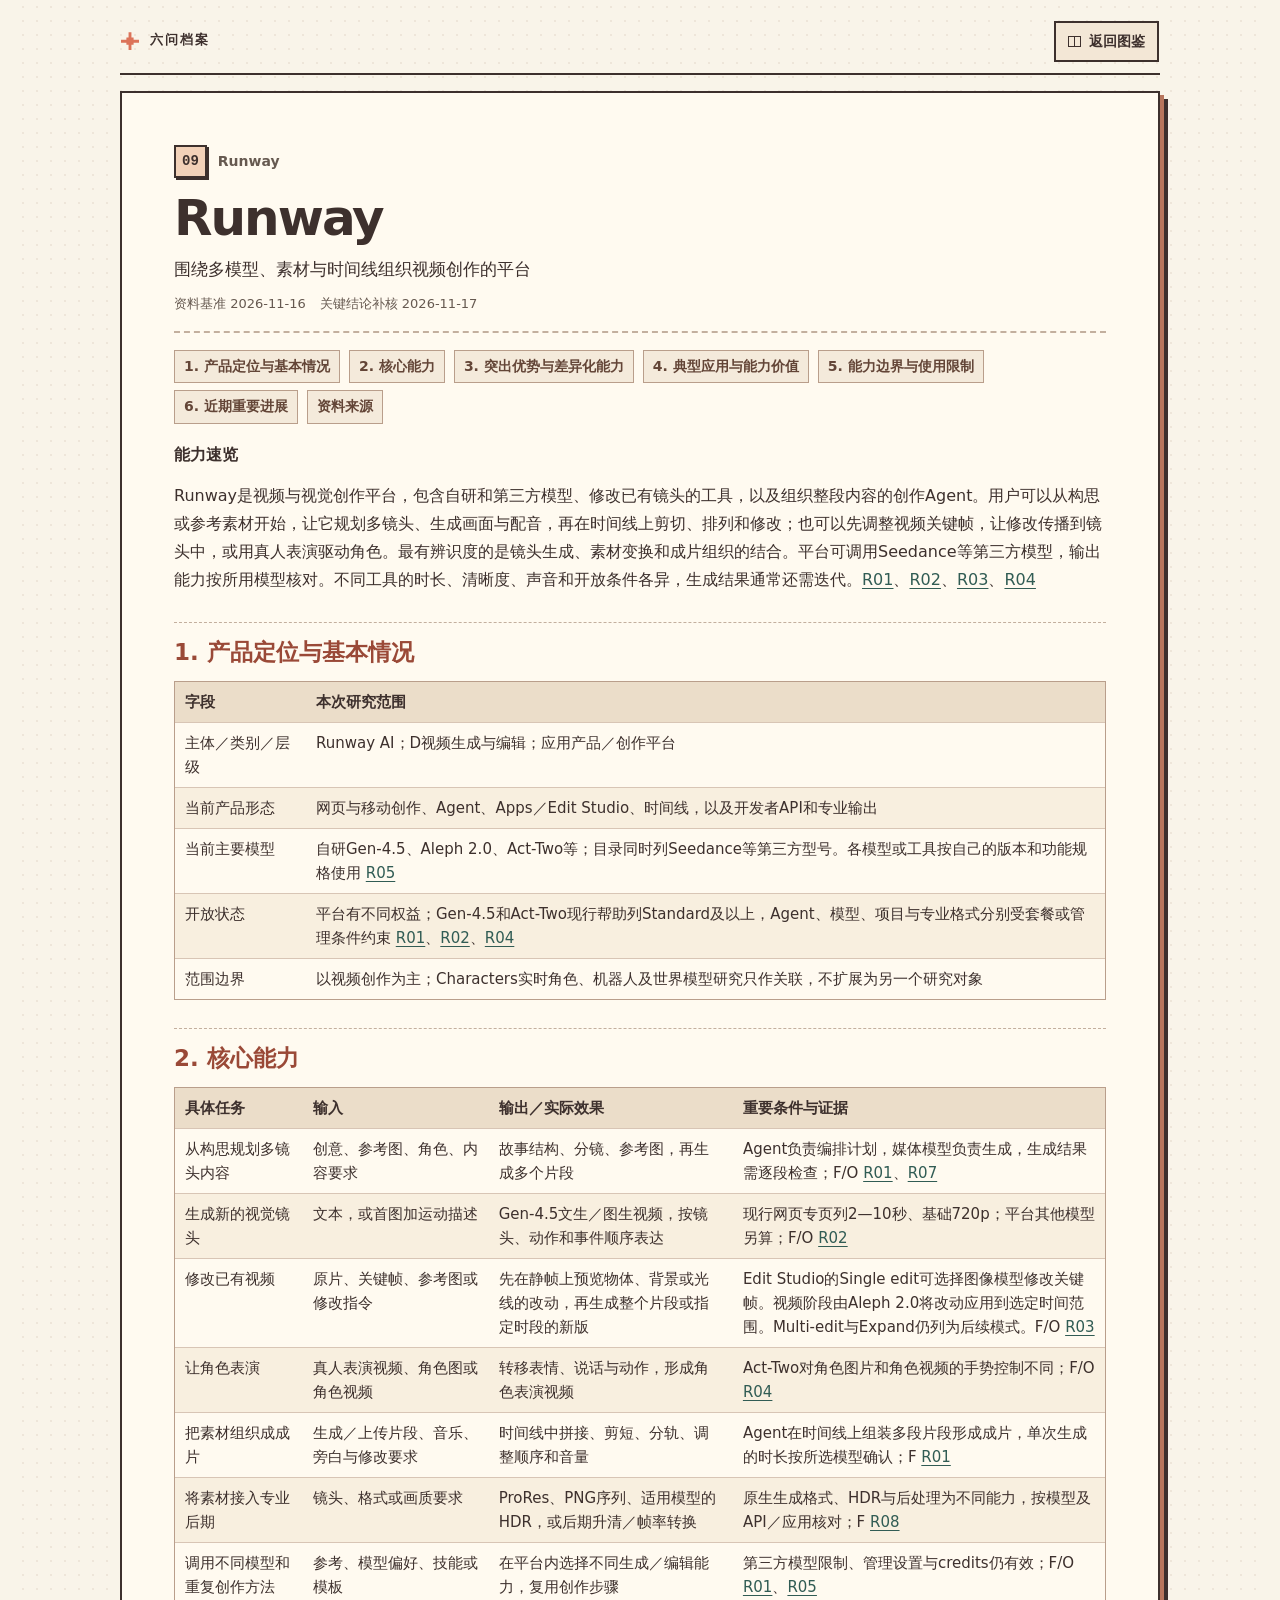
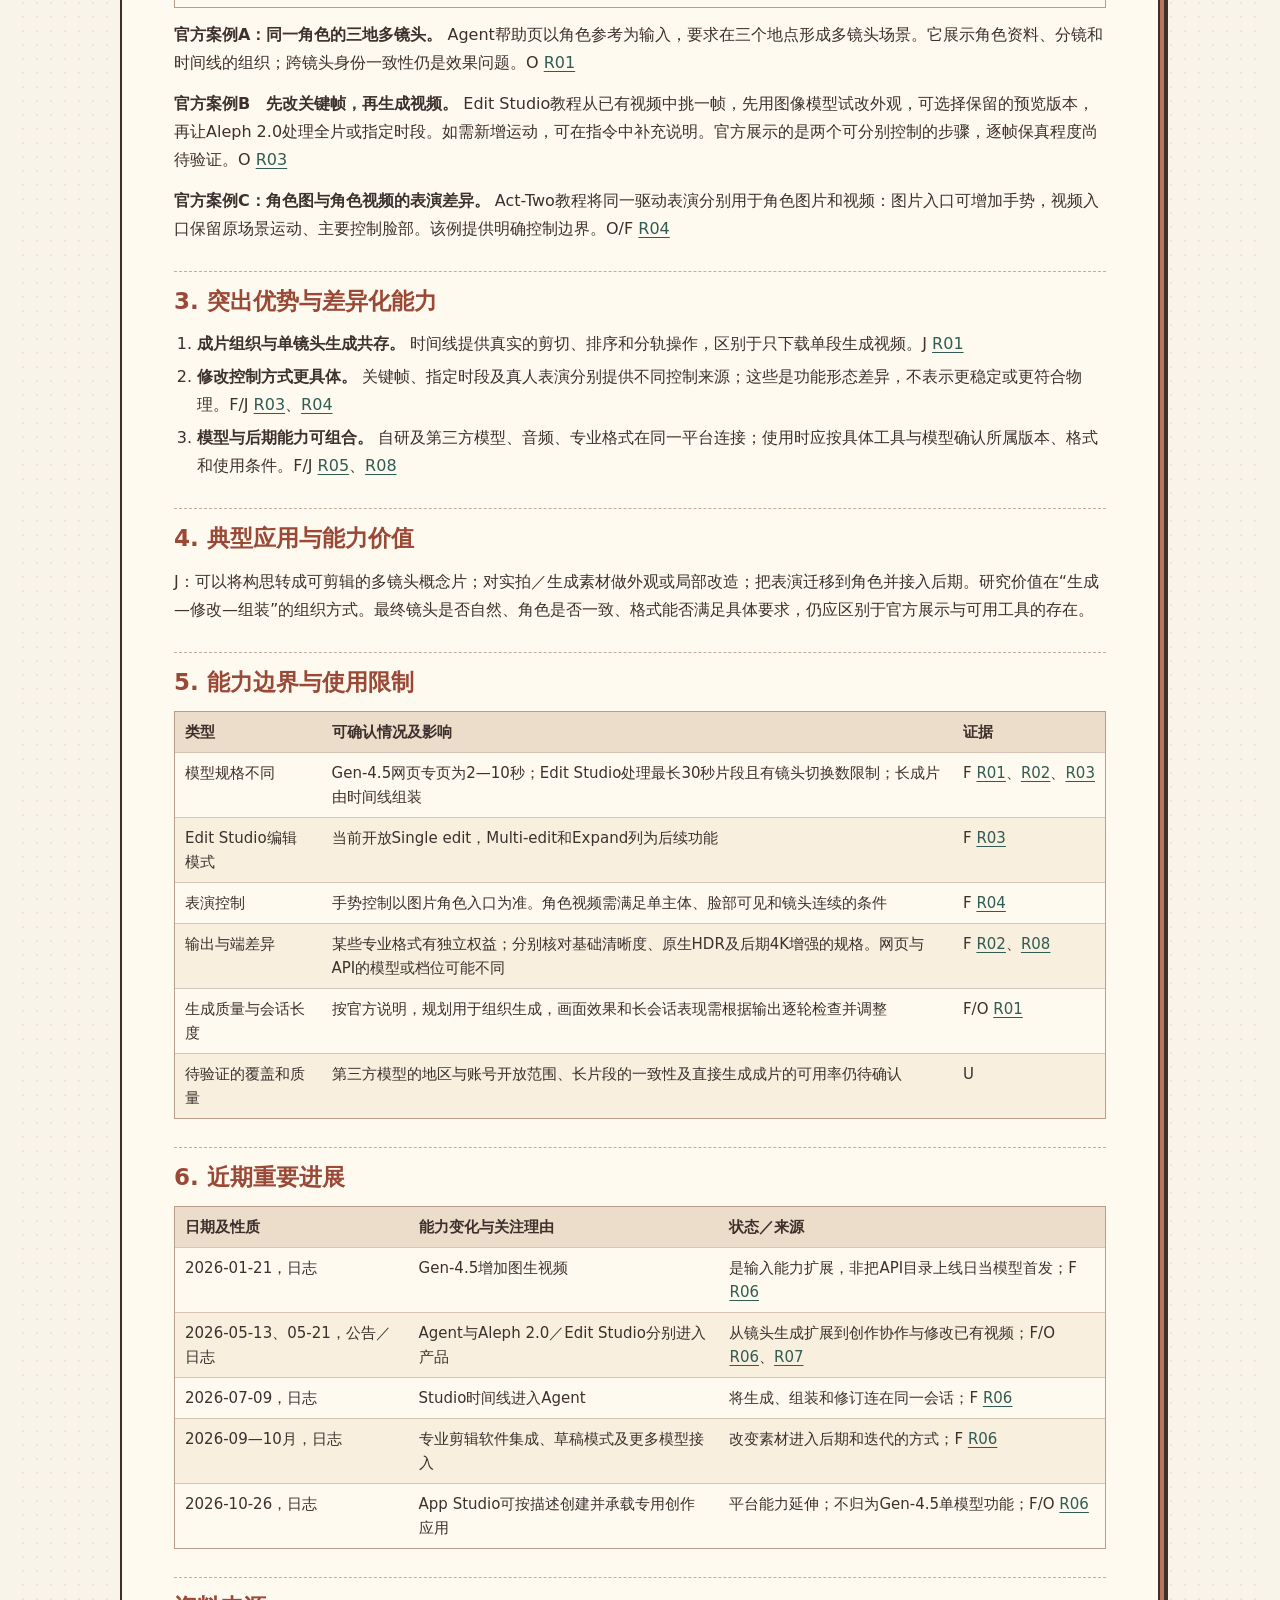
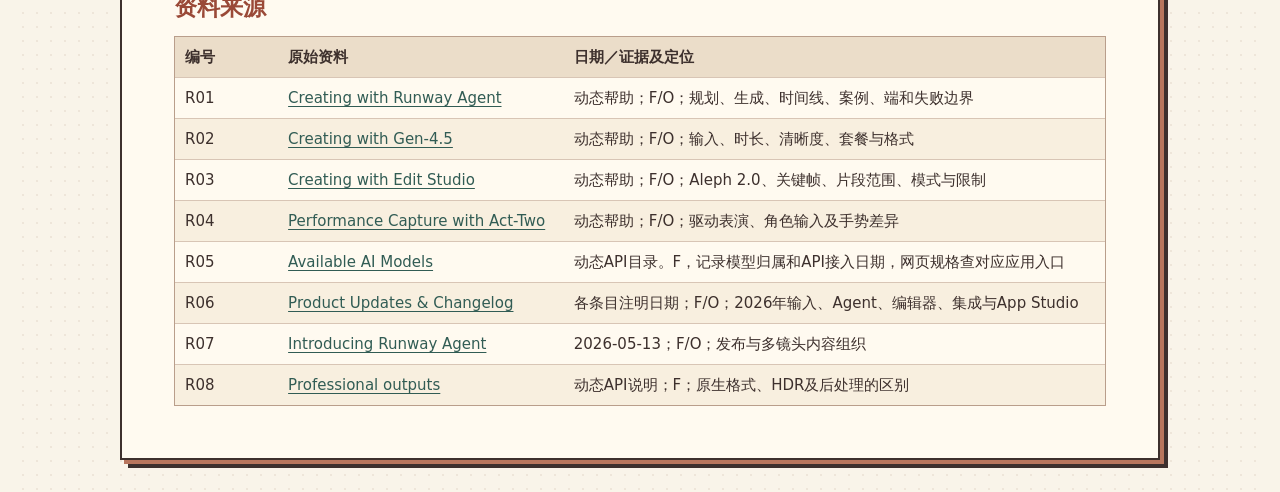
<file: dossiers/obj-09.html>
<!doctype html>
<html lang="zh-CN">
<head>
  <meta charset="utf-8">
  <meta name="viewport" content="width=device-width, initial-scale=1">
  <title>Runway｜六问档案</title>
  <link rel="stylesheet" href="../styles.css">
</head>
<body>
  <main class="dossier-stage">
    <header class="masthead">
      <span class="masthead-brand"><span class="pixel-star" aria-hidden="true"></span>六问档案</span>
      <a class="paper-button return-button" href="../index.html#D/09">返回图鉴</a>
    </header>
    <article class="dossier-sheet" id="obj-09">
      <header class="dossier-header">
        <div class="dossier-meta">
          <span class="id-stamp mono">09</span>
          <span class="company">Runway</span>
          
        </div>
        <h1>Runway</h1>
        <p class="dossier-topic">围绕多模型、素材与时间线组织视频创作的平台</p>
        <p class="research-dates muted">
          <span>资料基准 2026-11-16</span>
          <span>关键结论补核 2026-11-17</span>
        </p>
      </header>
      <nav class="dossier-contents" aria-label="档案目录">
        <a href="#question-1">1. 产品定位与基本情况</a>
<a href="#question-2">2. 核心能力</a>
<a href="#question-3">3. 突出优势与差异化能力</a>
<a href="#question-4">4. 典型应用与能力价值</a>
<a href="#question-5">5. 能力边界与使用限制</a>
<a href="#question-6">6. 近期重要进展</a>
        <a href="#sources">资料来源</a>
      </nav>
      <div class="dossier-prose">
        <p><strong>能力速览</strong></p>
<p>Runway是视频与视觉创作平台，包含自研和第三方模型、修改已有镜头的工具，以及组织整段内容的创作Agent。用户可以从构思或参考素材开始，让它规划多镜头、生成画面与配音，再在时间线上剪切、排列和修改；也可以先调整视频关键帧，让修改传播到镜头中，或用真人表演驱动角色。最有辨识度的是镜头生成、素材变换和成片组织的结合。平台可调用Seedance等第三方模型，输出能力按所用模型核对。不同工具的时长、清晰度、声音和开放条件各异，生成结果通常还需迭代。<a target="_blank" rel="noopener noreferrer" href="https://help.runwayml.com/hc/en-us/articles/51601639579667-Creating-with-Runway-Agent">R01</a>、<a target="_blank" rel="noopener noreferrer" href="https://help.runwayml.com/hc/en-us/articles/46974685288467-Creating-with-Gen-4-5">R02</a>、<a target="_blank" rel="noopener noreferrer" href="https://help.runwayml.com/hc/en-us/articles/51683104370451-Creating-with-Edit-Studio">R03</a>、<a target="_blank" rel="noopener noreferrer" href="https://help.runwayml.com/hc/en-us/articles/42311337895827-Performance-Capture-with-Act-Two">R04</a></p>
<h2 id="question-1">1. 产品定位与基本情况</h2>
<div class="dossier-table" role="region" aria-label="资料表" tabindex="0"><table>
<thead>
<tr>
<th>字段</th>
<th>本次研究范围</th>
</tr>
</thead>
<tbody>
<tr>
<td>主体／类别／层级</td>
<td>Runway AI；D视频生成与编辑；应用产品／创作平台</td>
</tr>
<tr>
<td>当前产品形态</td>
<td>网页与移动创作、Agent、Apps／Edit Studio、时间线，以及开发者API和专业输出</td>
</tr>
<tr>
<td>当前主要模型</td>
<td>自研Gen-4.5、Aleph 2.0、Act-Two等；目录同时列Seedance等第三方型号。各模型或工具按自己的版本和功能规格使用 <a target="_blank" rel="noopener noreferrer" href="https://docs.dev.runwayml.com/guides/models/">R05</a></td>
</tr>
<tr>
<td>开放状态</td>
<td>平台有不同权益；Gen-4.5和Act-Two现行帮助列Standard及以上，Agent、模型、项目与专业格式分别受套餐或管理条件约束 <a target="_blank" rel="noopener noreferrer" href="https://help.runwayml.com/hc/en-us/articles/51601639579667-Creating-with-Runway-Agent">R01</a>、<a target="_blank" rel="noopener noreferrer" href="https://help.runwayml.com/hc/en-us/articles/46974685288467-Creating-with-Gen-4-5">R02</a>、<a target="_blank" rel="noopener noreferrer" href="https://help.runwayml.com/hc/en-us/articles/42311337895827-Performance-Capture-with-Act-Two">R04</a></td>
</tr>
<tr>
<td>范围边界</td>
<td>以视频创作为主；Characters实时角色、机器人及世界模型研究只作关联，不扩展为另一个研究对象</td>
</tr>
</tbody>
</table></div>
<h2 id="question-2">2. 核心能力</h2>
<div class="dossier-table" role="region" aria-label="资料表" tabindex="0"><table>
<thead>
<tr>
<th>具体任务</th>
<th>输入</th>
<th>输出／实际效果</th>
<th>重要条件与证据</th>
</tr>
</thead>
<tbody>
<tr>
<td>从构思规划多镜头内容</td>
<td>创意、参考图、角色、内容要求</td>
<td>故事结构、分镜、参考图，再生成多个片段</td>
<td>Agent负责编排计划，媒体模型负责生成，生成结果需逐段检查；F/O <a target="_blank" rel="noopener noreferrer" href="https://help.runwayml.com/hc/en-us/articles/51601639579667-Creating-with-Runway-Agent">R01</a>、<a target="_blank" rel="noopener noreferrer" href="https://runway.com/news/introducing-runway-agent">R07</a></td>
</tr>
<tr>
<td>生成新的视觉镜头</td>
<td>文本，或首图加运动描述</td>
<td>Gen-4.5文生／图生视频，按镜头、动作和事件顺序表达</td>
<td>现行网页专页列2—10秒、基础720p；平台其他模型另算；F/O <a target="_blank" rel="noopener noreferrer" href="https://help.runwayml.com/hc/en-us/articles/46974685288467-Creating-with-Gen-4-5">R02</a></td>
</tr>
<tr>
<td>修改已有视频</td>
<td>原片、关键帧、参考图或修改指令</td>
<td>先在静帧上预览物体、背景或光线的改动，再生成整个片段或指定时段的新版</td>
<td>Edit Studio的Single edit可选择图像模型修改关键帧。视频阶段由Aleph 2.0将改动应用到选定时间范围。Multi-edit与Expand仍列为后续模式。F/O <a target="_blank" rel="noopener noreferrer" href="https://help.runwayml.com/hc/en-us/articles/51683104370451-Creating-with-Edit-Studio">R03</a></td>
</tr>
<tr>
<td>让角色表演</td>
<td>真人表演视频、角色图或角色视频</td>
<td>转移表情、说话与动作，形成角色表演视频</td>
<td>Act-Two对角色图片和角色视频的手势控制不同；F/O <a target="_blank" rel="noopener noreferrer" href="https://help.runwayml.com/hc/en-us/articles/42311337895827-Performance-Capture-with-Act-Two">R04</a></td>
</tr>
<tr>
<td>把素材组织成成片</td>
<td>生成／上传片段、音乐、旁白与修改要求</td>
<td>时间线中拼接、剪短、分轨、调整顺序和音量</td>
<td>Agent在时间线上组装多段片段形成成片，单次生成的时长按所选模型确认；F <a target="_blank" rel="noopener noreferrer" href="https://help.runwayml.com/hc/en-us/articles/51601639579667-Creating-with-Runway-Agent">R01</a></td>
</tr>
<tr>
<td>将素材接入专业后期</td>
<td>镜头、格式或画质要求</td>
<td>ProRes、PNG序列、适用模型的HDR，或后期升清／帧率转换</td>
<td>原生生成格式、HDR与后处理为不同能力，按模型及API／应用核对；F <a target="_blank" rel="noopener noreferrer" href="https://docs.dev.runwayml.com/guides/professional-outputs/">R08</a></td>
</tr>
<tr>
<td>调用不同模型和重复创作方法</td>
<td>参考、模型偏好、技能或模板</td>
<td>在平台内选择不同生成／编辑能力，复用创作步骤</td>
<td>第三方模型限制、管理设置与credits仍有效；F/O <a target="_blank" rel="noopener noreferrer" href="https://help.runwayml.com/hc/en-us/articles/51601639579667-Creating-with-Runway-Agent">R01</a>、<a target="_blank" rel="noopener noreferrer" href="https://docs.dev.runwayml.com/guides/models/">R05</a></td>
</tr>
</tbody>
</table></div>
<p><strong>官方案例A：同一角色的三地多镜头。</strong> Agent帮助页以角色参考为输入，要求在三个地点形成多镜头场景。它展示角色资料、分镜和时间线的组织；跨镜头身份一致性仍是效果问题。O <a target="_blank" rel="noopener noreferrer" href="https://help.runwayml.com/hc/en-us/articles/51601639579667-Creating-with-Runway-Agent">R01</a></p>
<p><strong>官方案例B　先改关键帧，再生成视频。</strong> Edit Studio教程从已有视频中挑一帧，先用图像模型试改外观，可选择保留的预览版本，再让Aleph 2.0处理全片或指定时段。如需新增运动，可在指令中补充说明。官方展示的是两个可分别控制的步骤，逐帧保真程度尚待验证。O <a target="_blank" rel="noopener noreferrer" href="https://help.runwayml.com/hc/en-us/articles/51683104370451-Creating-with-Edit-Studio">R03</a></p>
<p><strong>官方案例C：角色图与角色视频的表演差异。</strong> Act-Two教程将同一驱动表演分别用于角色图片和视频：图片入口可增加手势，视频入口保留原场景运动、主要控制脸部。该例提供明确控制边界。O/F <a target="_blank" rel="noopener noreferrer" href="https://help.runwayml.com/hc/en-us/articles/42311337895827-Performance-Capture-with-Act-Two">R04</a></p>
<h2 id="question-3">3. 突出优势与差异化能力</h2>
<ol>
<li><strong>成片组织与单镜头生成共存。</strong> 时间线提供真实的剪切、排序和分轨操作，区别于只下载单段生成视频。J <a target="_blank" rel="noopener noreferrer" href="https://help.runwayml.com/hc/en-us/articles/51601639579667-Creating-with-Runway-Agent">R01</a></li>
<li><strong>修改控制方式更具体。</strong> 关键帧、指定时段及真人表演分别提供不同控制来源；这些是功能形态差异，不表示更稳定或更符合物理。F/J <a target="_blank" rel="noopener noreferrer" href="https://help.runwayml.com/hc/en-us/articles/51683104370451-Creating-with-Edit-Studio">R03</a>、<a target="_blank" rel="noopener noreferrer" href="https://help.runwayml.com/hc/en-us/articles/42311337895827-Performance-Capture-with-Act-Two">R04</a></li>
<li><strong>模型与后期能力可组合。</strong> 自研及第三方模型、音频、专业格式在同一平台连接；使用时应按具体工具与模型确认所属版本、格式和使用条件。F/J <a target="_blank" rel="noopener noreferrer" href="https://docs.dev.runwayml.com/guides/models/">R05</a>、<a target="_blank" rel="noopener noreferrer" href="https://docs.dev.runwayml.com/guides/professional-outputs/">R08</a></li>
</ol>
<h2 id="question-4">4. 典型应用与能力价值</h2>
<p>J：可以将构思转成可剪辑的多镜头概念片；对实拍／生成素材做外观或局部改造；把表演迁移到角色并接入后期。研究价值在“生成—修改—组装”的组织方式。最终镜头是否自然、角色是否一致、格式能否满足具体要求，仍应区别于官方展示与可用工具的存在。</p>
<h2 id="question-5">5. 能力边界与使用限制</h2>
<div class="dossier-table" role="region" aria-label="资料表" tabindex="0"><table>
<thead>
<tr>
<th>类型</th>
<th>可确认情况及影响</th>
<th>证据</th>
</tr>
</thead>
<tbody>
<tr>
<td>模型规格不同</td>
<td>Gen-4.5网页专页为2—10秒；Edit Studio处理最长30秒片段且有镜头切换数限制；长成片由时间线组装</td>
<td>F <a target="_blank" rel="noopener noreferrer" href="https://help.runwayml.com/hc/en-us/articles/51601639579667-Creating-with-Runway-Agent">R01</a>、<a target="_blank" rel="noopener noreferrer" href="https://help.runwayml.com/hc/en-us/articles/46974685288467-Creating-with-Gen-4-5">R02</a>、<a target="_blank" rel="noopener noreferrer" href="https://help.runwayml.com/hc/en-us/articles/51683104370451-Creating-with-Edit-Studio">R03</a></td>
</tr>
<tr>
<td>Edit Studio编辑模式</td>
<td>当前开放Single edit，Multi-edit和Expand列为后续功能</td>
<td>F <a target="_blank" rel="noopener noreferrer" href="https://help.runwayml.com/hc/en-us/articles/51683104370451-Creating-with-Edit-Studio">R03</a></td>
</tr>
<tr>
<td>表演控制</td>
<td>手势控制以图片角色入口为准。角色视频需满足单主体、脸部可见和镜头连续的条件</td>
<td>F <a target="_blank" rel="noopener noreferrer" href="https://help.runwayml.com/hc/en-us/articles/42311337895827-Performance-Capture-with-Act-Two">R04</a></td>
</tr>
<tr>
<td>输出与端差异</td>
<td>某些专业格式有独立权益；分别核对基础清晰度、原生HDR及后期4K增强的规格。网页与API的模型或档位可能不同</td>
<td>F <a target="_blank" rel="noopener noreferrer" href="https://help.runwayml.com/hc/en-us/articles/46974685288467-Creating-with-Gen-4-5">R02</a>、<a target="_blank" rel="noopener noreferrer" href="https://docs.dev.runwayml.com/guides/professional-outputs/">R08</a></td>
</tr>
<tr>
<td>生成质量与会话长度</td>
<td>按官方说明，规划用于组织生成，画面效果和长会话表现需根据输出逐轮检查并调整</td>
<td>F/O <a target="_blank" rel="noopener noreferrer" href="https://help.runwayml.com/hc/en-us/articles/51601639579667-Creating-with-Runway-Agent">R01</a></td>
</tr>
<tr>
<td>待验证的覆盖和质量</td>
<td>第三方模型的地区与账号开放范围、长片段的一致性及直接生成成片的可用率仍待确认</td>
<td>U</td>
</tr>
</tbody>
</table></div>
<h2 id="question-6">6. 近期重要进展</h2>
<div class="dossier-table" role="region" aria-label="资料表" tabindex="0"><table>
<thead>
<tr>
<th>日期及性质</th>
<th>能力变化与关注理由</th>
<th>状态／来源</th>
</tr>
</thead>
<tbody>
<tr>
<td>2026-01-21，日志</td>
<td>Gen-4.5增加图生视频</td>
<td>是输入能力扩展，非把API目录上线日当模型首发；F <a target="_blank" rel="noopener noreferrer" href="https://runway.com/changelog">R06</a></td>
</tr>
<tr>
<td>2026-05-13、05-21，公告／日志</td>
<td>Agent与Aleph 2.0／Edit Studio分别进入产品</td>
<td>从镜头生成扩展到创作协作与修改已有视频；F/O <a target="_blank" rel="noopener noreferrer" href="https://runway.com/changelog">R06</a>、<a target="_blank" rel="noopener noreferrer" href="https://runway.com/news/introducing-runway-agent">R07</a></td>
</tr>
<tr>
<td>2026-07-09，日志</td>
<td>Studio时间线进入Agent</td>
<td>将生成、组装和修订连在同一会话；F <a target="_blank" rel="noopener noreferrer" href="https://runway.com/changelog">R06</a></td>
</tr>
<tr>
<td>2026-09—10月，日志</td>
<td>专业剪辑软件集成、草稿模式及更多模型接入</td>
<td>改变素材进入后期和迭代的方式；F <a target="_blank" rel="noopener noreferrer" href="https://runway.com/changelog">R06</a></td>
</tr>
<tr>
<td>2026-10-26，日志</td>
<td>App Studio可按描述创建并承载专用创作应用</td>
<td>平台能力延伸；不归为Gen-4.5单模型功能；F/O <a target="_blank" rel="noopener noreferrer" href="https://runway.com/changelog">R06</a></td>
</tr>
</tbody>
</table></div>
<h2 id="sources">资料来源</h2>
<div class="dossier-table" role="region" aria-label="资料表" tabindex="0"><table>
<thead>
<tr>
<th>编号</th>
<th>原始资料</th>
<th>日期／证据及定位</th>
</tr>
</thead>
<tbody>
<tr>
<td>R01</td>
<td><a target="_blank" rel="noopener noreferrer" href="https://help.runwayml.com/hc/en-us/articles/51601639579667-Creating-with-Runway-Agent">Creating with Runway Agent</a></td>
<td>动态帮助；F/O；规划、生成、时间线、案例、端和失败边界</td>
</tr>
<tr>
<td>R02</td>
<td><a target="_blank" rel="noopener noreferrer" href="https://help.runwayml.com/hc/en-us/articles/46974685288467-Creating-with-Gen-4-5">Creating with Gen-4.5</a></td>
<td>动态帮助；F/O；输入、时长、清晰度、套餐与格式</td>
</tr>
<tr>
<td>R03</td>
<td><a target="_blank" rel="noopener noreferrer" href="https://help.runwayml.com/hc/en-us/articles/51683104370451-Creating-with-Edit-Studio">Creating with Edit Studio</a></td>
<td>动态帮助；F/O；Aleph 2.0、关键帧、片段范围、模式与限制</td>
</tr>
<tr>
<td>R04</td>
<td><a target="_blank" rel="noopener noreferrer" href="https://help.runwayml.com/hc/en-us/articles/42311337895827-Performance-Capture-with-Act-Two">Performance Capture with Act-Two</a></td>
<td>动态帮助；F/O；驱动表演、角色输入及手势差异</td>
</tr>
<tr>
<td>R05</td>
<td><a target="_blank" rel="noopener noreferrer" href="https://docs.dev.runwayml.com/guides/models/">Available AI Models</a></td>
<td>动态API目录。F，记录模型归属和API接入日期，网页规格查对应应用入口</td>
</tr>
<tr>
<td>R06</td>
<td><a target="_blank" rel="noopener noreferrer" href="https://runway.com/changelog">Product Updates &amp; Changelog</a></td>
<td>各条目注明日期；F/O；2026年输入、Agent、编辑器、集成与App Studio</td>
</tr>
<tr>
<td>R07</td>
<td><a target="_blank" rel="noopener noreferrer" href="https://runway.com/news/introducing-runway-agent">Introducing Runway Agent</a></td>
<td>2026-05-13；F/O；发布与多镜头内容组织</td>
</tr>
<tr>
<td>R08</td>
<td><a target="_blank" rel="noopener noreferrer" href="https://docs.dev.runwayml.com/guides/professional-outputs/">Professional outputs</a></td>
<td>动态API说明；F；原生格式、HDR及后处理的区别</td>
</tr>
</tbody>
</table></div>

      </div>
    </article>
  </main>
</body>
</html>
</file>
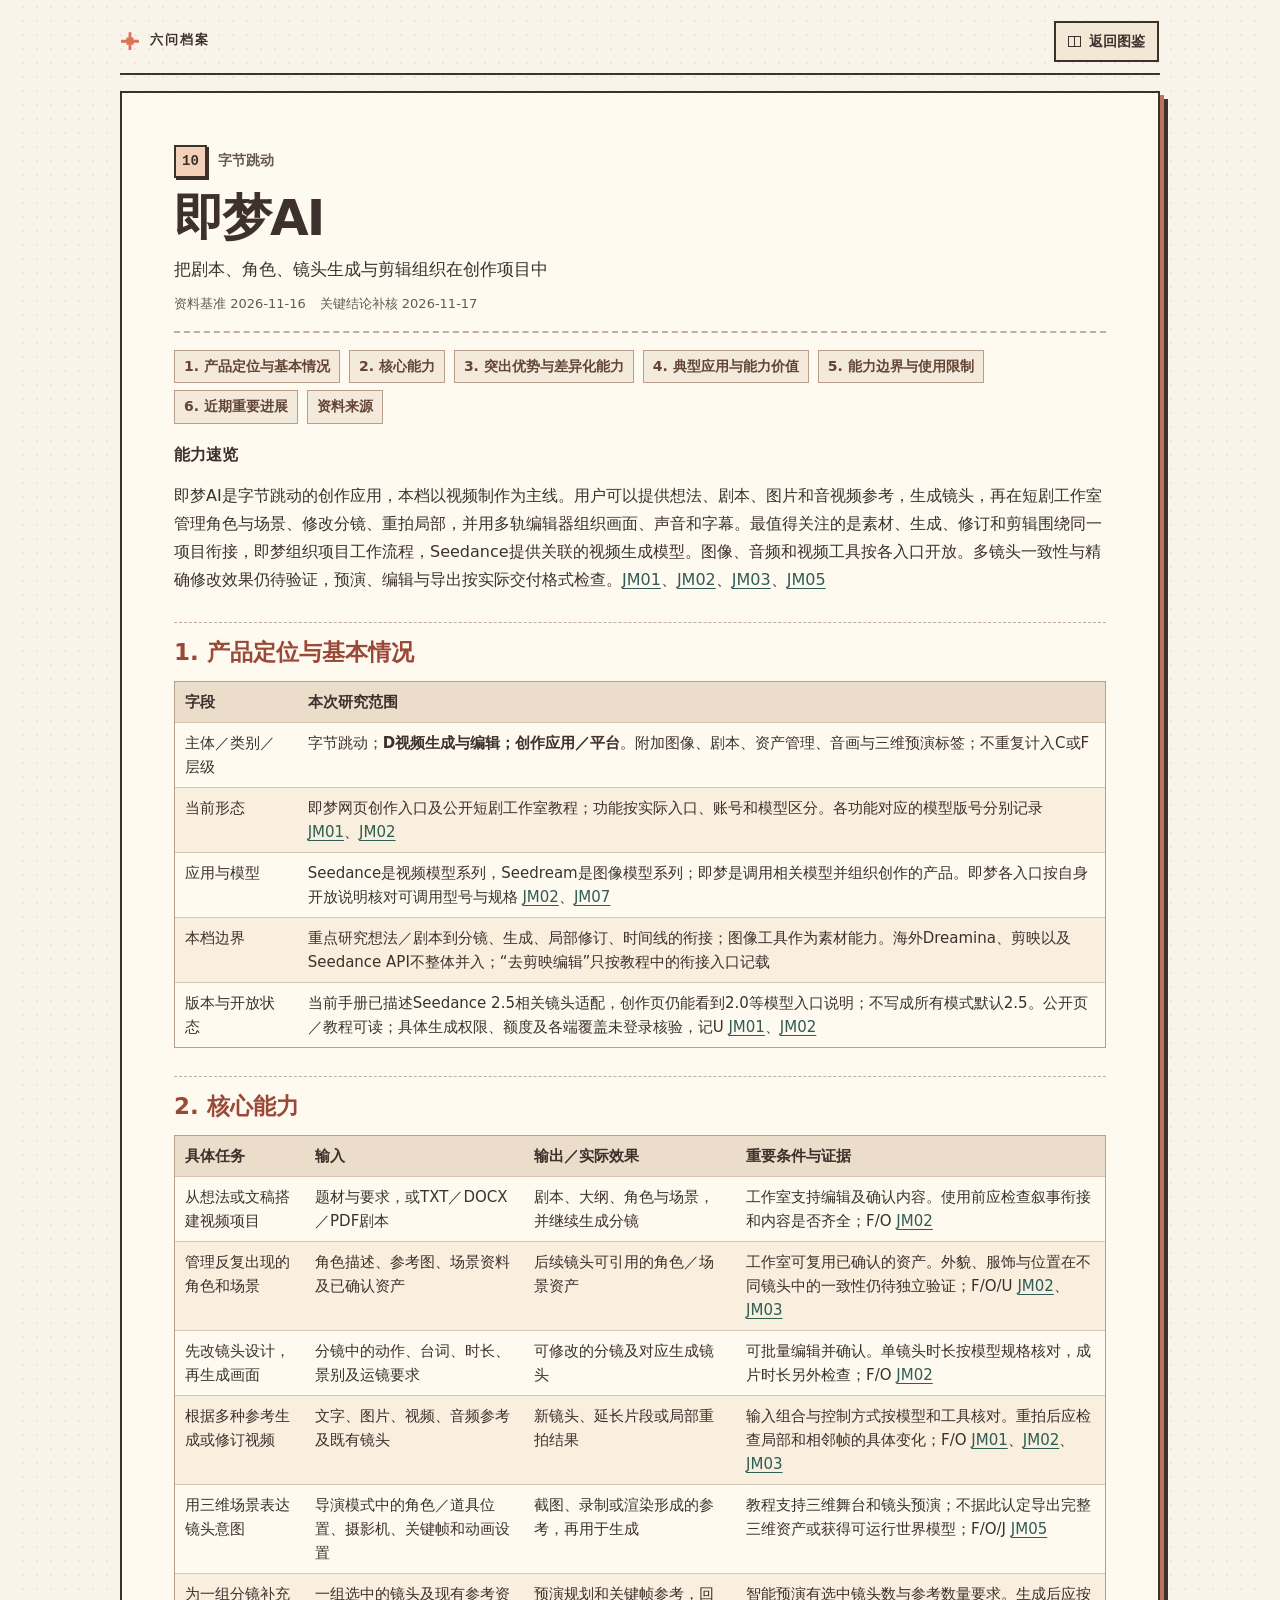
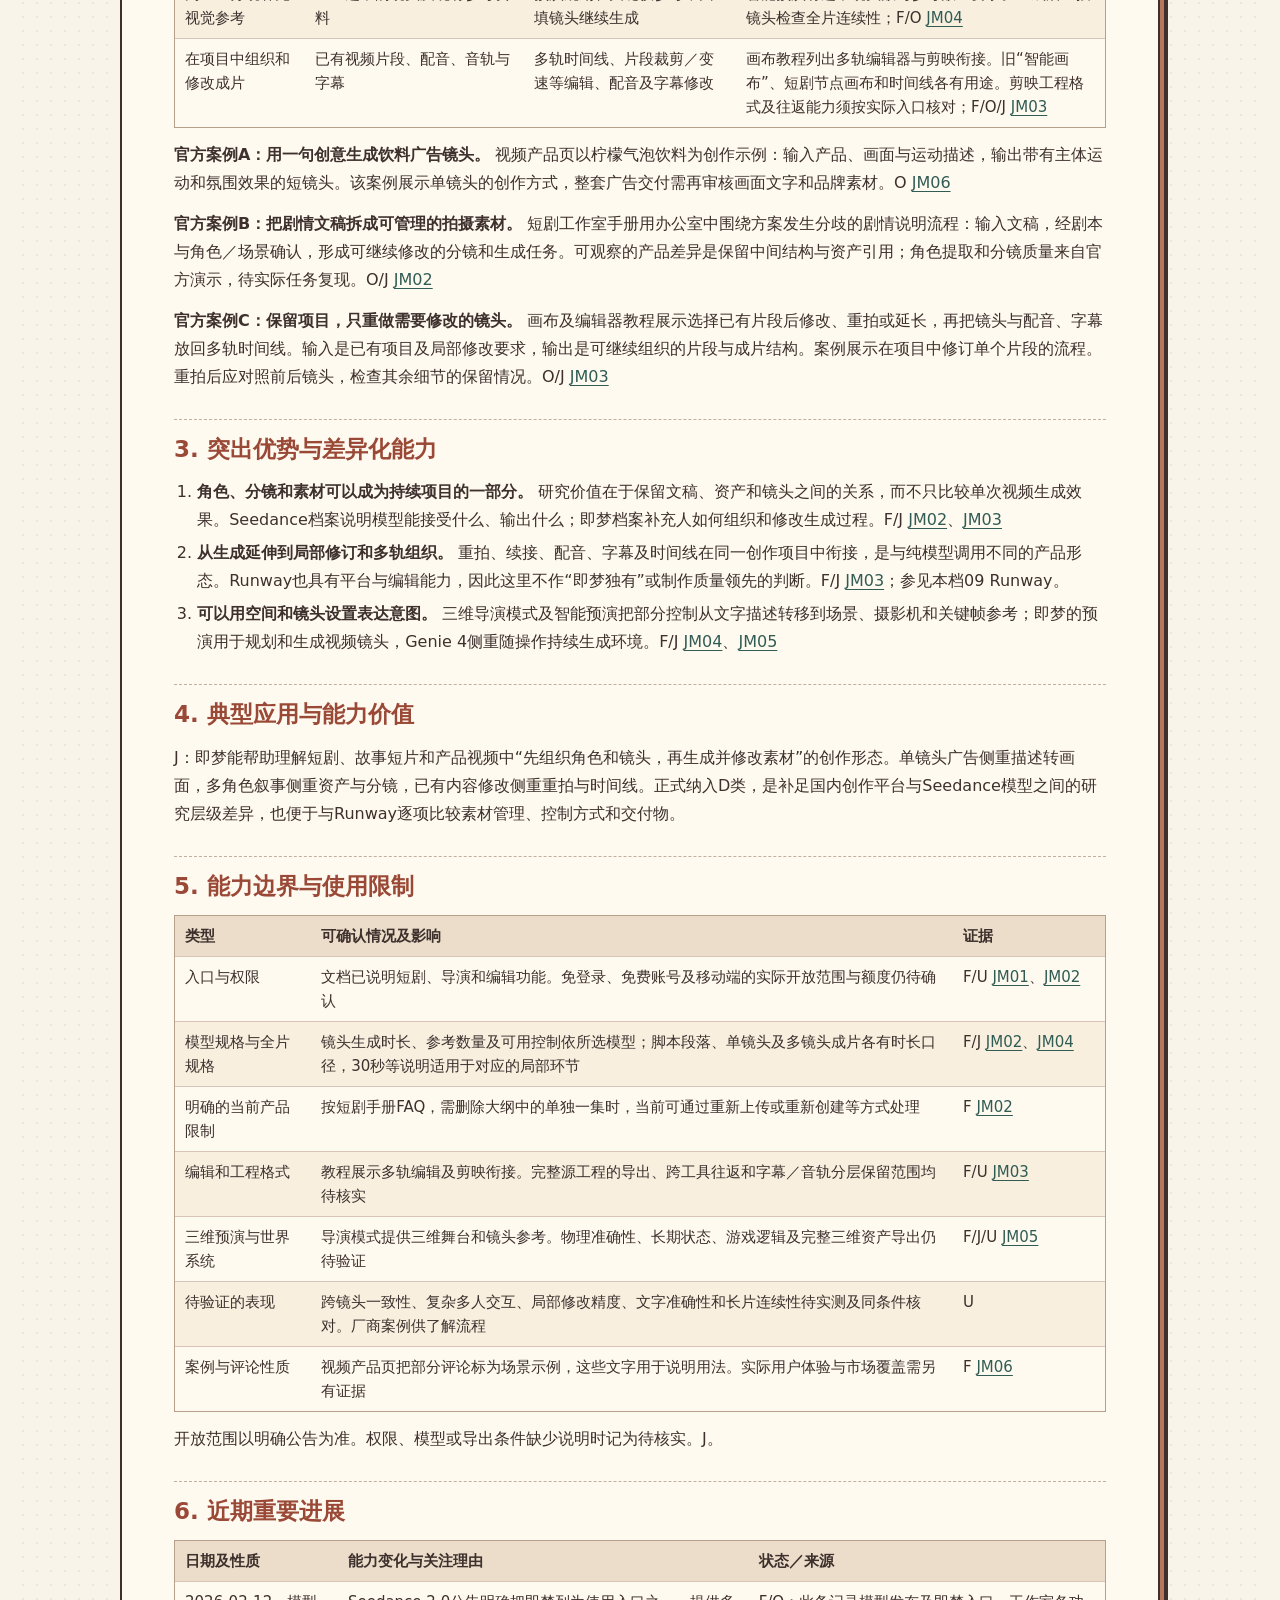
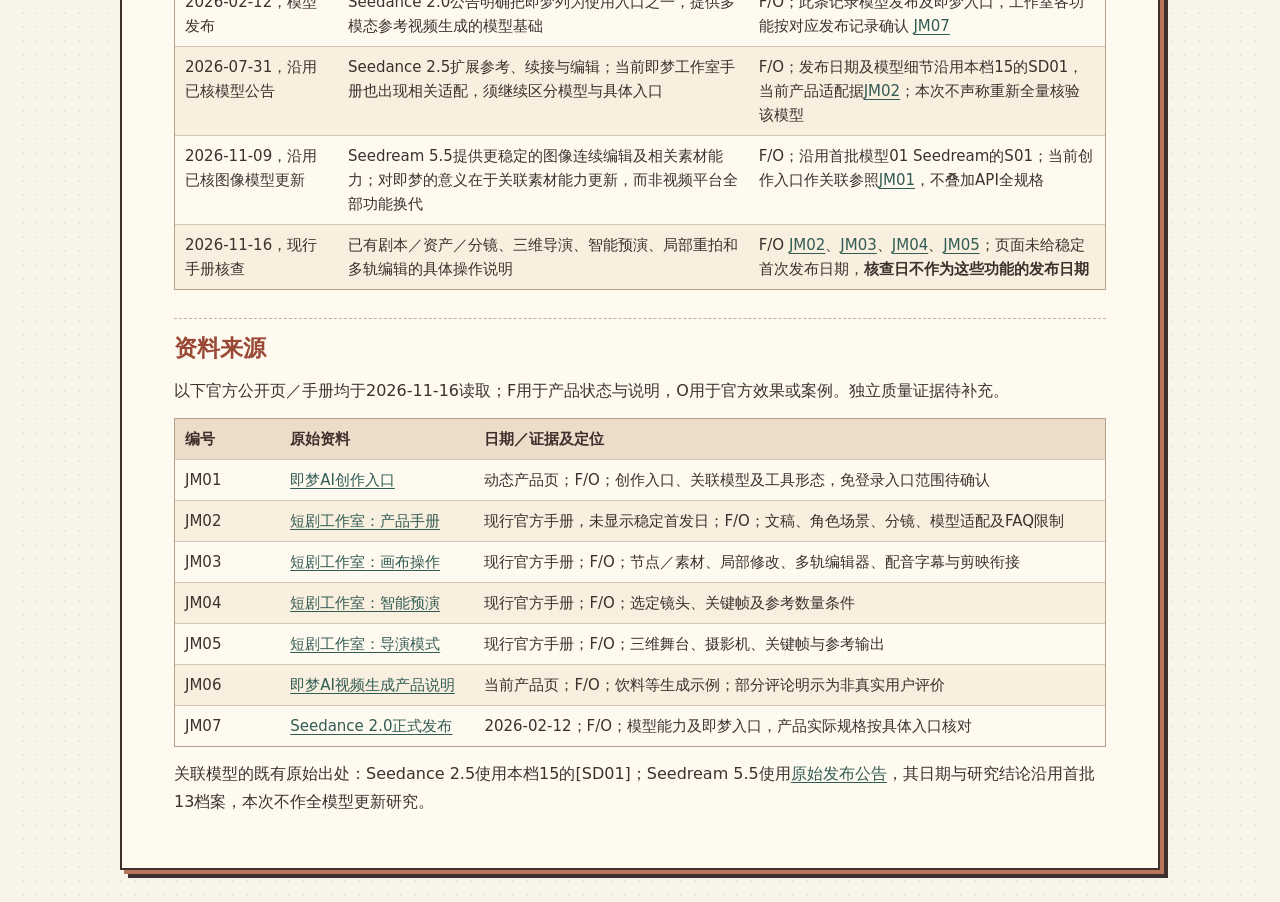
<file: dossiers/obj-10.html>
<!doctype html>
<html lang="zh-CN">
<head>
  <meta charset="utf-8">
  <meta name="viewport" content="width=device-width, initial-scale=1">
  <title>即梦AI｜六问档案</title>
  <link rel="stylesheet" href="../styles.css">
</head>
<body>
  <main class="dossier-stage">
    <header class="masthead">
      <span class="masthead-brand"><span class="pixel-star" aria-hidden="true"></span>六问档案</span>
      <a class="paper-button return-button" href="../index.html#D/10">返回图鉴</a>
    </header>
    <article class="dossier-sheet" id="obj-10">
      <header class="dossier-header">
        <div class="dossier-meta">
          <span class="id-stamp mono">10</span>
          <span class="company">字节跳动</span>
          
        </div>
        <h1>即梦AI</h1>
        <p class="dossier-topic">把剧本、角色、镜头生成与剪辑组织在创作项目中</p>
        <p class="research-dates muted">
          <span>资料基准 2026-11-16</span>
          <span>关键结论补核 2026-11-17</span>
        </p>
      </header>
      <nav class="dossier-contents" aria-label="档案目录">
        <a href="#question-1">1. 产品定位与基本情况</a>
<a href="#question-2">2. 核心能力</a>
<a href="#question-3">3. 突出优势与差异化能力</a>
<a href="#question-4">4. 典型应用与能力价值</a>
<a href="#question-5">5. 能力边界与使用限制</a>
<a href="#question-6">6. 近期重要进展</a>
        <a href="#sources">资料来源</a>
      </nav>
      <div class="dossier-prose">
        <p><strong>能力速览</strong></p>
<p>即梦AI是字节跳动的创作应用，本档以视频制作为主线。用户可以提供想法、剧本、图片和音视频参考，生成镜头，再在短剧工作室管理角色与场景、修改分镜、重拍局部，并用多轨编辑器组织画面、声音和字幕。最值得关注的是素材、生成、修订和剪辑围绕同一项目衔接，即梦组织项目工作流程，Seedance提供关联的视频生成模型。图像、音频和视频工具按各入口开放。多镜头一致性与精确修改效果仍待验证，预演、编辑与导出按实际交付格式检查。<a target="_blank" rel="noopener noreferrer" href="https://jimeng.jianying.com/ai-tool/home/?createTab=canvas&amp;need_login=true">JM01</a>、<a target="_blank" rel="noopener noreferrer" href="https://jimeng.jianying.com/tutorials/drama-studio/product-manual">JM02</a>、<a target="_blank" rel="noopener noreferrer" href="https://jimeng.jianying.com/tutorials/drama-studio/canvas">JM03</a>、<a target="_blank" rel="noopener noreferrer" href="https://jimeng.jianying.com/tutorials/drama-studio/director">JM05</a></p>
<h2 id="question-1">1. 产品定位与基本情况</h2>
<div class="dossier-table" role="region" aria-label="资料表" tabindex="0"><table>
<thead>
<tr>
<th>字段</th>
<th>本次研究范围</th>
</tr>
</thead>
<tbody>
<tr>
<td>主体／类别／层级</td>
<td>字节跳动；<strong>D视频生成与编辑；创作应用／平台</strong>。附加图像、剧本、资产管理、音画与三维预演标签；不重复计入C或F</td>
</tr>
<tr>
<td>当前形态</td>
<td>即梦网页创作入口及公开短剧工作室教程；功能按实际入口、账号和模型区分。各功能对应的模型版号分别记录 <a target="_blank" rel="noopener noreferrer" href="https://jimeng.jianying.com/ai-tool/home/?createTab=canvas&amp;need_login=true">JM01</a>、<a target="_blank" rel="noopener noreferrer" href="https://jimeng.jianying.com/tutorials/drama-studio/product-manual">JM02</a></td>
</tr>
<tr>
<td>应用与模型</td>
<td>Seedance是视频模型系列，Seedream是图像模型系列；即梦是调用相关模型并组织创作的产品。即梦各入口按自身开放说明核对可调用型号与规格 <a target="_blank" rel="noopener noreferrer" href="https://jimeng.jianying.com/tutorials/drama-studio/product-manual">JM02</a>、<a target="_blank" rel="noopener noreferrer" href="https://seed.bytedance.com/zh/blog/official-launch-of-seedance-2-0">JM07</a></td>
</tr>
<tr>
<td>本档边界</td>
<td>重点研究想法／剧本到分镜、生成、局部修订、时间线的衔接；图像工具作为素材能力。海外Dreamina、剪映以及Seedance API不整体并入；“去剪映编辑”只按教程中的衔接入口记载</td>
</tr>
<tr>
<td>版本与开放状态</td>
<td>当前手册已描述Seedance 2.5相关镜头适配，创作页仍能看到2.0等模型入口说明；不写成所有模式默认2.5。公开页／教程可读；具体生成权限、额度及各端覆盖未登录核验，记U <a target="_blank" rel="noopener noreferrer" href="https://jimeng.jianying.com/ai-tool/home/?createTab=canvas&amp;need_login=true">JM01</a>、<a target="_blank" rel="noopener noreferrer" href="https://jimeng.jianying.com/tutorials/drama-studio/product-manual">JM02</a></td>
</tr>
</tbody>
</table></div>
<h2 id="question-2">2. 核心能力</h2>
<div class="dossier-table" role="region" aria-label="资料表" tabindex="0"><table>
<thead>
<tr>
<th>具体任务</th>
<th>输入</th>
<th>输出／实际效果</th>
<th>重要条件与证据</th>
</tr>
</thead>
<tbody>
<tr>
<td>从想法或文稿搭建视频项目</td>
<td>题材与要求，或TXT／DOCX／PDF剧本</td>
<td>剧本、大纲、角色与场景，并继续生成分镜</td>
<td>工作室支持编辑及确认内容。使用前应检查叙事衔接和内容是否齐全；F/O <a target="_blank" rel="noopener noreferrer" href="https://jimeng.jianying.com/tutorials/drama-studio/product-manual">JM02</a></td>
</tr>
<tr>
<td>管理反复出现的角色和场景</td>
<td>角色描述、参考图、场景资料及已确认资产</td>
<td>后续镜头可引用的角色／场景资产</td>
<td>工作室可复用已确认的资产。外貌、服饰与位置在不同镜头中的一致性仍待独立验证；F/O/U <a target="_blank" rel="noopener noreferrer" href="https://jimeng.jianying.com/tutorials/drama-studio/product-manual">JM02</a>、<a target="_blank" rel="noopener noreferrer" href="https://jimeng.jianying.com/tutorials/drama-studio/canvas">JM03</a></td>
</tr>
<tr>
<td>先改镜头设计，再生成画面</td>
<td>分镜中的动作、台词、时长、景别及运镜要求</td>
<td>可修改的分镜及对应生成镜头</td>
<td>可批量编辑并确认。单镜头时长按模型规格核对，成片时长另外检查；F/O <a target="_blank" rel="noopener noreferrer" href="https://jimeng.jianying.com/tutorials/drama-studio/product-manual">JM02</a></td>
</tr>
<tr>
<td>根据多种参考生成或修订视频</td>
<td>文字、图片、视频、音频参考及既有镜头</td>
<td>新镜头、延长片段或局部重拍结果</td>
<td>输入组合与控制方式按模型和工具核对。重拍后应检查局部和相邻帧的具体变化；F/O <a target="_blank" rel="noopener noreferrer" href="https://jimeng.jianying.com/ai-tool/home/?createTab=canvas&amp;need_login=true">JM01</a>、<a target="_blank" rel="noopener noreferrer" href="https://jimeng.jianying.com/tutorials/drama-studio/product-manual">JM02</a>、<a target="_blank" rel="noopener noreferrer" href="https://jimeng.jianying.com/tutorials/drama-studio/canvas">JM03</a></td>
</tr>
<tr>
<td>用三维场景表达镜头意图</td>
<td>导演模式中的角色／道具位置、摄影机、关键帧和动画设置</td>
<td>截图、录制或渲染形成的参考，再用于生成</td>
<td>教程支持三维舞台和镜头预演；不据此认定导出完整三维资产或获得可运行世界模型；F/O/J <a target="_blank" rel="noopener noreferrer" href="https://jimeng.jianying.com/tutorials/drama-studio/director">JM05</a></td>
</tr>
<tr>
<td>为一组分镜补充视觉参考</td>
<td>一组选中的镜头及现有参考资料</td>
<td>预演规划和关键帧参考，回填镜头继续生成</td>
<td>智能预演有选中镜头数与参考数量要求。生成后应按镜头检查全片连续性；F/O <a target="_blank" rel="noopener noreferrer" href="https://jimeng.jianying.com/tutorials/drama-studio/preview">JM04</a></td>
</tr>
<tr>
<td>在项目中组织和修改成片</td>
<td>已有视频片段、配音、音轨与字幕</td>
<td>多轨时间线、片段裁剪／变速等编辑、配音及字幕修改</td>
<td>画布教程列出多轨编辑器与剪映衔接。旧“智能画布”、短剧节点画布和时间线各有用途。剪映工程格式及往返能力须按实际入口核对；F/O/J <a target="_blank" rel="noopener noreferrer" href="https://jimeng.jianying.com/tutorials/drama-studio/canvas">JM03</a></td>
</tr>
</tbody>
</table></div>
<p><strong>官方案例A：用一句创意生成饮料广告镜头。</strong> 视频产品页以柠檬气泡饮料为创作示例：输入产品、画面与运动描述，输出带有主体运动和氛围效果的短镜头。该案例展示单镜头的创作方式，整套广告交付需再审核画面文字和品牌素材。O <a target="_blank" rel="noopener noreferrer" href="https://jimeng.jianying.com/tools/ai-video-generator">JM06</a></p>
<p><strong>官方案例B：把剧情文稿拆成可管理的拍摄素材。</strong> 短剧工作室手册用办公室中围绕方案发生分歧的剧情说明流程：输入文稿，经剧本与角色／场景确认，形成可继续修改的分镜和生成任务。可观察的产品差异是保留中间结构与资产引用；角色提取和分镜质量来自官方演示，待实际任务复现。O/J <a target="_blank" rel="noopener noreferrer" href="https://jimeng.jianying.com/tutorials/drama-studio/product-manual">JM02</a></p>
<p><strong>官方案例C：保留项目，只重做需要修改的镜头。</strong> 画布及编辑器教程展示选择已有片段后修改、重拍或延长，再把镜头与配音、字幕放回多轨时间线。输入是已有项目及局部修改要求，输出是可继续组织的片段与成片结构。案例展示在项目中修订单个片段的流程。重拍后应对照前后镜头，检查其余细节的保留情况。O/J <a target="_blank" rel="noopener noreferrer" href="https://jimeng.jianying.com/tutorials/drama-studio/canvas">JM03</a></p>
<h2 id="question-3">3. 突出优势与差异化能力</h2>
<ol>
<li><strong>角色、分镜和素材可以成为持续项目的一部分。</strong> 研究价值在于保留文稿、资产和镜头之间的关系，而不只比较单次视频生成效果。Seedance档案说明模型能接受什么、输出什么；即梦档案补充人如何组织和修改生成过程。F/J <a target="_blank" rel="noopener noreferrer" href="https://jimeng.jianying.com/tutorials/drama-studio/product-manual">JM02</a>、<a target="_blank" rel="noopener noreferrer" href="https://jimeng.jianying.com/tutorials/drama-studio/canvas">JM03</a></li>
<li><strong>从生成延伸到局部修订和多轨组织。</strong> 重拍、续接、配音、字幕及时间线在同一创作项目中衔接，是与纯模型调用不同的产品形态。Runway也具有平台与编辑能力，因此这里不作“即梦独有”或制作质量领先的判断。F/J <a target="_blank" rel="noopener noreferrer" href="https://jimeng.jianying.com/tutorials/drama-studio/canvas">JM03</a>；参见本档09 Runway。</li>
<li><strong>可以用空间和镜头设置表达意图。</strong> 三维导演模式及智能预演把部分控制从文字描述转移到场景、摄影机和关键帧参考；即梦的预演用于规划和生成视频镜头，Genie 4侧重随操作持续生成环境。F/J <a target="_blank" rel="noopener noreferrer" href="https://jimeng.jianying.com/tutorials/drama-studio/preview">JM04</a>、<a target="_blank" rel="noopener noreferrer" href="https://jimeng.jianying.com/tutorials/drama-studio/director">JM05</a></li>
</ol>
<h2 id="question-4">4. 典型应用与能力价值</h2>
<p>J：即梦能帮助理解短剧、故事短片和产品视频中“先组织角色和镜头，再生成并修改素材”的创作形态。单镜头广告侧重描述转画面，多角色叙事侧重资产与分镜，已有内容修改侧重重拍与时间线。正式纳入D类，是补足国内创作平台与Seedance模型之间的研究层级差异，也便于与Runway逐项比较素材管理、控制方式和交付物。</p>
<h2 id="question-5">5. 能力边界与使用限制</h2>
<div class="dossier-table" role="region" aria-label="资料表" tabindex="0"><table>
<thead>
<tr>
<th>类型</th>
<th>可确认情况及影响</th>
<th>证据</th>
</tr>
</thead>
<tbody>
<tr>
<td>入口与权限</td>
<td>文档已说明短剧、导演和编辑功能。免登录、免费账号及移动端的实际开放范围与额度仍待确认</td>
<td>F/U <a target="_blank" rel="noopener noreferrer" href="https://jimeng.jianying.com/ai-tool/home/?createTab=canvas&amp;need_login=true">JM01</a>、<a target="_blank" rel="noopener noreferrer" href="https://jimeng.jianying.com/tutorials/drama-studio/product-manual">JM02</a></td>
</tr>
<tr>
<td>模型规格与全片规格</td>
<td>镜头生成时长、参考数量及可用控制依所选模型；脚本段落、单镜头及多镜头成片各有时长口径，30秒等说明适用于对应的局部环节</td>
<td>F/J <a target="_blank" rel="noopener noreferrer" href="https://jimeng.jianying.com/tutorials/drama-studio/product-manual">JM02</a>、<a target="_blank" rel="noopener noreferrer" href="https://jimeng.jianying.com/tutorials/drama-studio/preview">JM04</a></td>
</tr>
<tr>
<td>明确的当前产品限制</td>
<td>按短剧手册FAQ，需删除大纲中的单独一集时，当前可通过重新上传或重新创建等方式处理</td>
<td>F <a target="_blank" rel="noopener noreferrer" href="https://jimeng.jianying.com/tutorials/drama-studio/product-manual">JM02</a></td>
</tr>
<tr>
<td>编辑和工程格式</td>
<td>教程展示多轨编辑及剪映衔接。完整源工程的导出、跨工具往返和字幕／音轨分层保留范围均待核实</td>
<td>F/U <a target="_blank" rel="noopener noreferrer" href="https://jimeng.jianying.com/tutorials/drama-studio/canvas">JM03</a></td>
</tr>
<tr>
<td>三维预演与世界系统</td>
<td>导演模式提供三维舞台和镜头参考。物理准确性、长期状态、游戏逻辑及完整三维资产导出仍待验证</td>
<td>F/J/U <a target="_blank" rel="noopener noreferrer" href="https://jimeng.jianying.com/tutorials/drama-studio/director">JM05</a></td>
</tr>
<tr>
<td>待验证的表现</td>
<td>跨镜头一致性、复杂多人交互、局部修改精度、文字准确性和长片连续性待实测及同条件核对。厂商案例供了解流程</td>
<td>U</td>
</tr>
<tr>
<td>案例与评论性质</td>
<td>视频产品页把部分评论标为场景示例，这些文字用于说明用法。实际用户体验与市场覆盖需另有证据</td>
<td>F <a target="_blank" rel="noopener noreferrer" href="https://jimeng.jianying.com/tools/ai-video-generator">JM06</a></td>
</tr>
</tbody>
</table></div>
<p>开放范围以明确公告为准。权限、模型或导出条件缺少说明时记为待核实。J。</p>
<h2 id="question-6">6. 近期重要进展</h2>
<div class="dossier-table" role="region" aria-label="资料表" tabindex="0"><table>
<thead>
<tr>
<th>日期及性质</th>
<th>能力变化与关注理由</th>
<th>状态／来源</th>
</tr>
</thead>
<tbody>
<tr>
<td>2026-02-12，模型发布</td>
<td>Seedance 2.0公告明确把即梦列为使用入口之一，提供多模态参考视频生成的模型基础</td>
<td>F/O；此条记录模型发布及即梦入口，工作室各功能按对应发布记录确认 <a target="_blank" rel="noopener noreferrer" href="https://seed.bytedance.com/zh/blog/official-launch-of-seedance-2-0">JM07</a></td>
</tr>
<tr>
<td>2026-07-31，沿用已核模型公告</td>
<td>Seedance 2.5扩展参考、续接与编辑；当前即梦工作室手册也出现相关适配，须继续区分模型与具体入口</td>
<td>F/O；发布日期及模型细节沿用本档15的SD01，当前产品适配据<a target="_blank" rel="noopener noreferrer" href="https://jimeng.jianying.com/tutorials/drama-studio/product-manual">JM02</a>；本次不声称重新全量核验该模型</td>
</tr>
<tr>
<td>2026-11-09，沿用已核图像模型更新</td>
<td>Seedream 5.5提供更稳定的图像连续编辑及相关素材能力；对即梦的意义在于关联素材能力更新，而非视频平台全部功能换代</td>
<td>F/O；沿用首批模型01 Seedream的S01；当前创作入口作关联参照<a target="_blank" rel="noopener noreferrer" href="https://jimeng.jianying.com/ai-tool/home/?createTab=canvas&amp;need_login=true">JM01</a>，不叠加API全规格</td>
</tr>
<tr>
<td>2026-11-16，现行手册核查</td>
<td>已有剧本／资产／分镜、三维导演、智能预演、局部重拍和多轨编辑的具体操作说明</td>
<td>F/O <a target="_blank" rel="noopener noreferrer" href="https://jimeng.jianying.com/tutorials/drama-studio/product-manual">JM02</a>、<a target="_blank" rel="noopener noreferrer" href="https://jimeng.jianying.com/tutorials/drama-studio/canvas">JM03</a>、<a target="_blank" rel="noopener noreferrer" href="https://jimeng.jianying.com/tutorials/drama-studio/preview">JM04</a>、<a target="_blank" rel="noopener noreferrer" href="https://jimeng.jianying.com/tutorials/drama-studio/director">JM05</a>；页面未给稳定首次发布日期，<strong>核查日不作为这些功能的发布日期</strong></td>
</tr>
</tbody>
</table></div>
<h2 id="sources">资料来源</h2>
<p>以下官方公开页／手册均于2026-11-16读取；F用于产品状态与说明，O用于官方效果或案例。独立质量证据待补充。</p>
<div class="dossier-table" role="region" aria-label="资料表" tabindex="0"><table>
<thead>
<tr>
<th>编号</th>
<th>原始资料</th>
<th>日期／证据及定位</th>
</tr>
</thead>
<tbody>
<tr>
<td>JM01</td>
<td><a target="_blank" rel="noopener noreferrer" href="https://jimeng.jianying.com/ai-tool/home/?createTab=canvas&amp;need_login=true">即梦AI创作入口</a></td>
<td>动态产品页；F/O；创作入口、关联模型及工具形态，免登录入口范围待确认</td>
</tr>
<tr>
<td>JM02</td>
<td><a target="_blank" rel="noopener noreferrer" href="https://jimeng.jianying.com/tutorials/drama-studio/product-manual">短剧工作室：产品手册</a></td>
<td>现行官方手册，未显示稳定首发日；F/O；文稿、角色场景、分镜、模型适配及FAQ限制</td>
</tr>
<tr>
<td>JM03</td>
<td><a target="_blank" rel="noopener noreferrer" href="https://jimeng.jianying.com/tutorials/drama-studio/canvas">短剧工作室：画布操作</a></td>
<td>现行官方手册；F/O；节点／素材、局部修改、多轨编辑器、配音字幕与剪映衔接</td>
</tr>
<tr>
<td>JM04</td>
<td><a target="_blank" rel="noopener noreferrer" href="https://jimeng.jianying.com/tutorials/drama-studio/preview">短剧工作室：智能预演</a></td>
<td>现行官方手册；F/O；选定镜头、关键帧及参考数量条件</td>
</tr>
<tr>
<td>JM05</td>
<td><a target="_blank" rel="noopener noreferrer" href="https://jimeng.jianying.com/tutorials/drama-studio/director">短剧工作室：导演模式</a></td>
<td>现行官方手册；F/O；三维舞台、摄影机、关键帧与参考输出</td>
</tr>
<tr>
<td>JM06</td>
<td><a target="_blank" rel="noopener noreferrer" href="https://jimeng.jianying.com/tools/ai-video-generator">即梦AI视频生成产品说明</a></td>
<td>当前产品页；F/O；饮料等生成示例；部分评论明示为非真实用户评价</td>
</tr>
<tr>
<td>JM07</td>
<td><a target="_blank" rel="noopener noreferrer" href="https://seed.bytedance.com/zh/blog/official-launch-of-seedance-2-0">Seedance 2.0正式发布</a></td>
<td>2026-02-12；F/O；模型能力及即梦入口，产品实际规格按具体入口核对</td>
</tr>
</tbody>
</table></div>
<p>关联模型的既有原始出处：Seedance 2.5使用本档15的[SD01]；Seedream 5.5使用<a target="_blank" rel="noopener noreferrer" href="https://seed.bytedance.com/en/blog/more-realistic-images-more-stable-editing-across-100-rounds-introducing-seedream-5-5">原始发布公告</a>，其日期与研究结论沿用首批13档案，本次不作全模型更新研究。</p>

      </div>
    </article>
  </main>
</body>
</html>
</file>
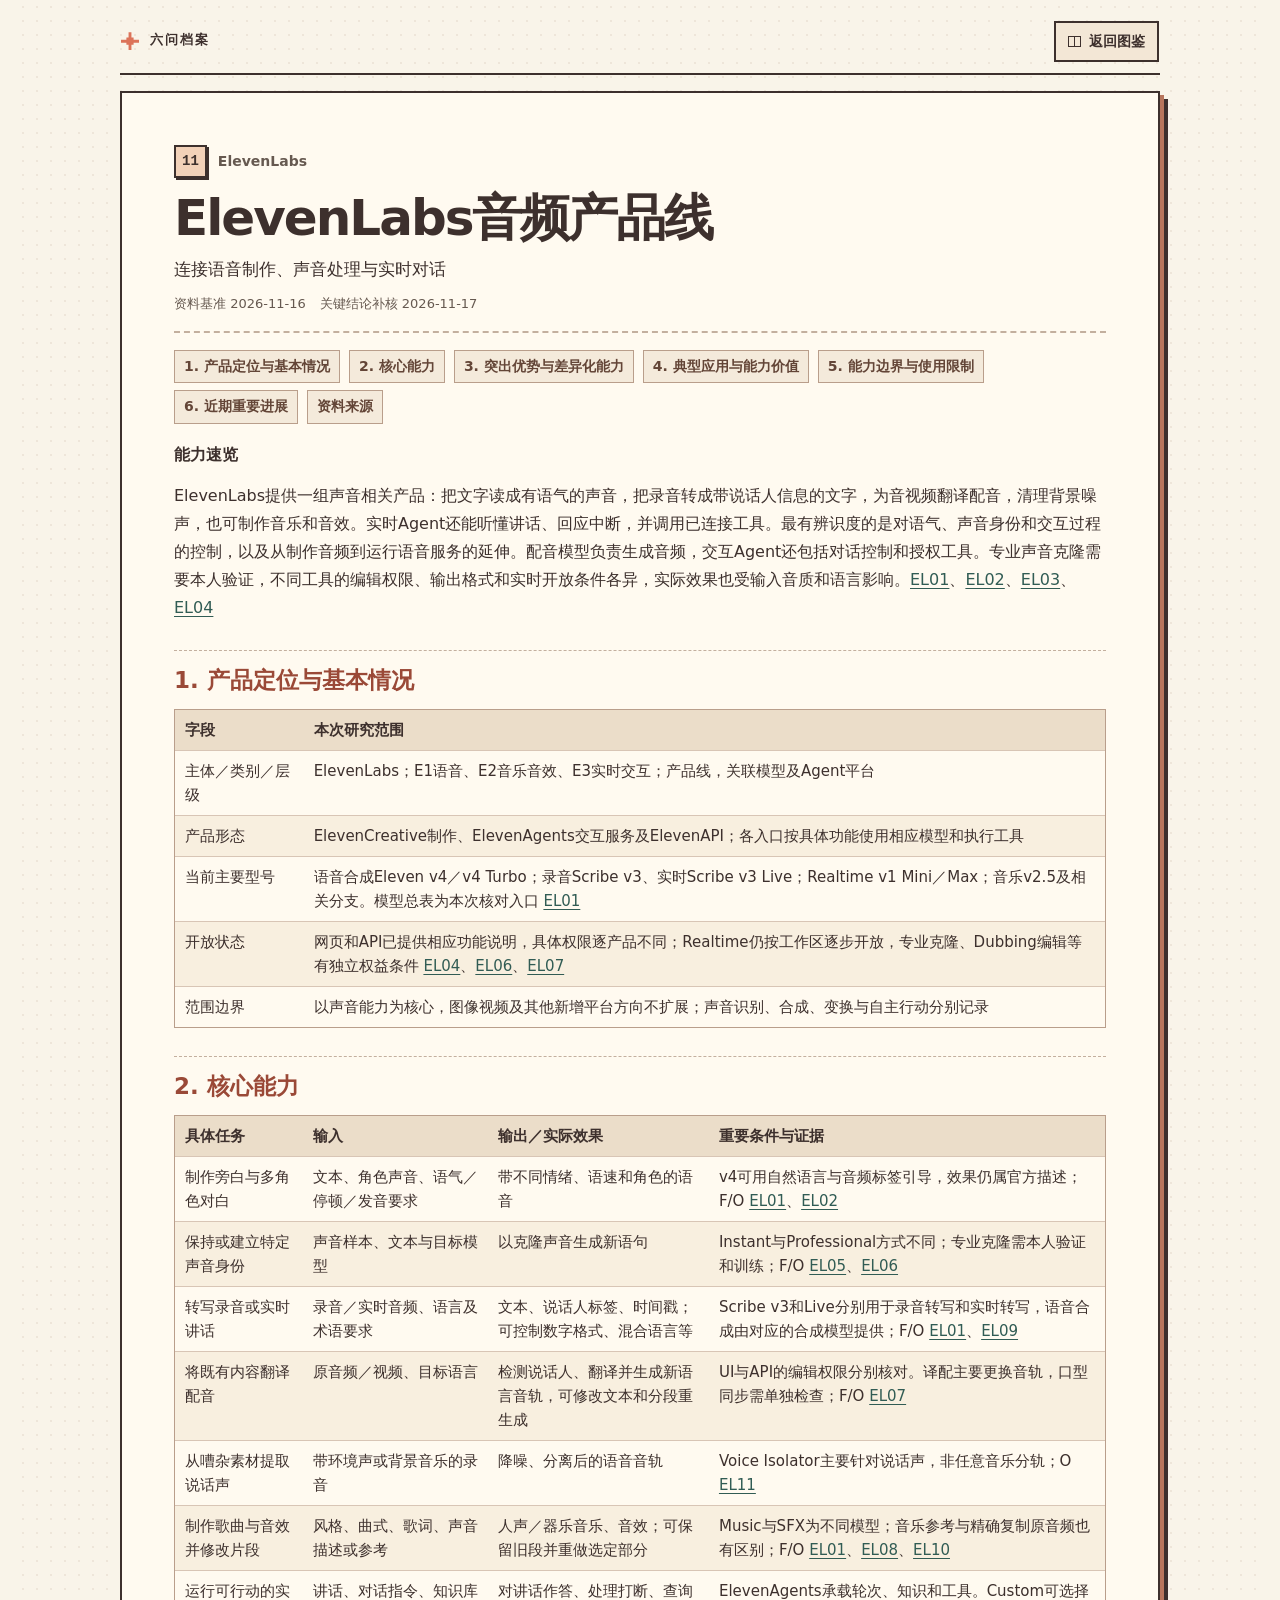
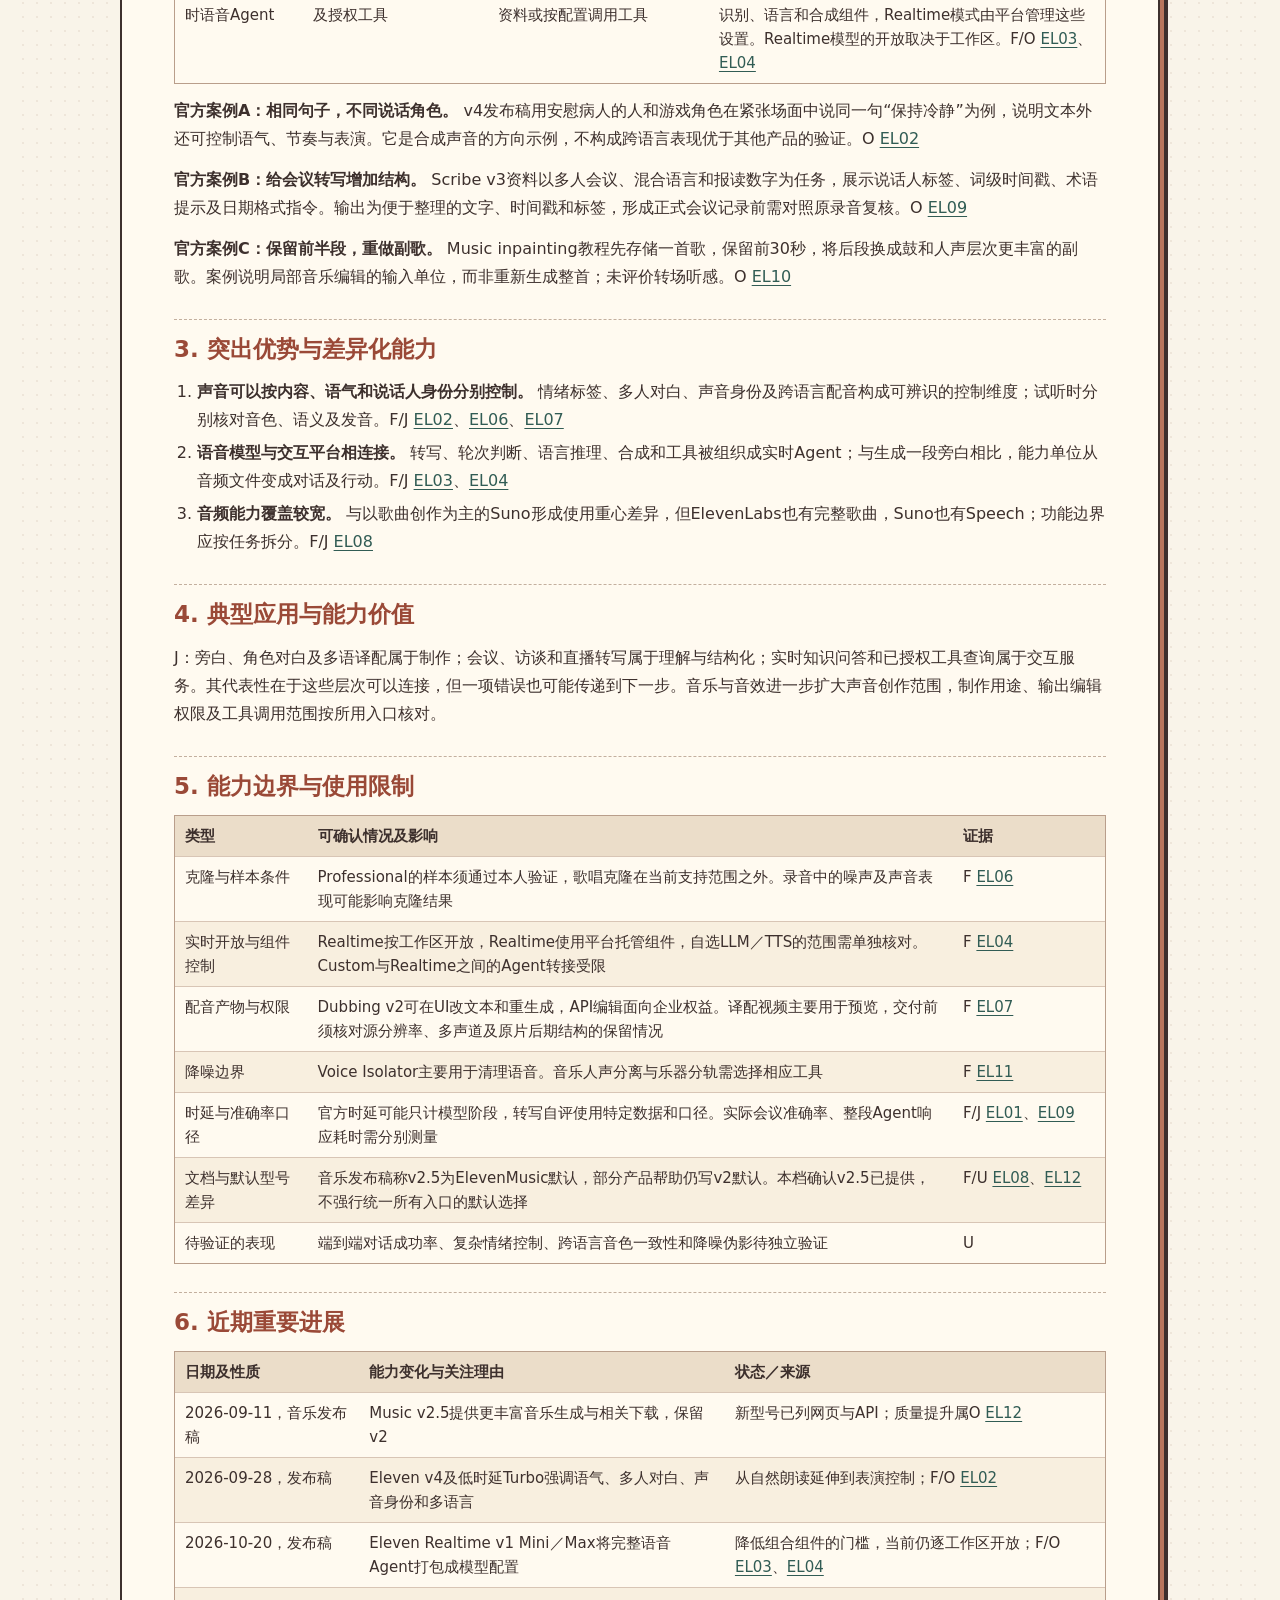
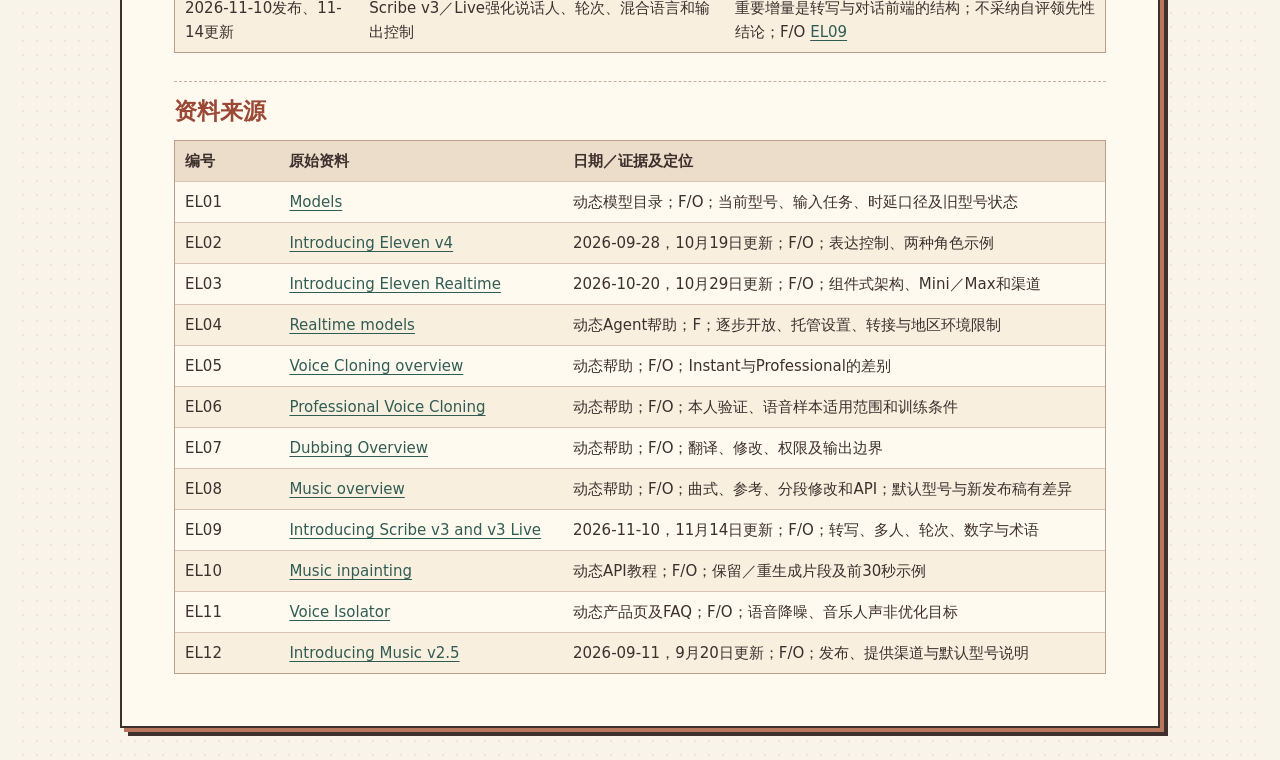
<file: dossiers/obj-11.html>
<!doctype html>
<html lang="zh-CN">
<head>
  <meta charset="utf-8">
  <meta name="viewport" content="width=device-width, initial-scale=1">
  <title>ElevenLabs音频产品线｜六问档案</title>
  <link rel="stylesheet" href="../styles.css">
</head>
<body>
  <main class="dossier-stage">
    <header class="masthead">
      <span class="masthead-brand"><span class="pixel-star" aria-hidden="true"></span>六问档案</span>
      <a class="paper-button return-button" href="../index.html#E/11">返回图鉴</a>
    </header>
    <article class="dossier-sheet" id="obj-11">
      <header class="dossier-header">
        <div class="dossier-meta">
          <span class="id-stamp mono">11</span>
          <span class="company">ElevenLabs</span>
          
        </div>
        <h1>ElevenLabs音频产品线</h1>
        <p class="dossier-topic">连接语音制作、声音处理与实时对话</p>
        <p class="research-dates muted">
          <span>资料基准 2026-11-16</span>
          <span>关键结论补核 2026-11-17</span>
        </p>
      </header>
      <nav class="dossier-contents" aria-label="档案目录">
        <a href="#question-1">1. 产品定位与基本情况</a>
<a href="#question-2">2. 核心能力</a>
<a href="#question-3">3. 突出优势与差异化能力</a>
<a href="#question-4">4. 典型应用与能力价值</a>
<a href="#question-5">5. 能力边界与使用限制</a>
<a href="#question-6">6. 近期重要进展</a>
        <a href="#sources">资料来源</a>
      </nav>
      <div class="dossier-prose">
        <p><strong>能力速览</strong></p>
<p>ElevenLabs提供一组声音相关产品：把文字读成有语气的声音，把录音转成带说话人信息的文字，为音视频翻译配音，清理背景噪声，也可制作音乐和音效。实时Agent还能听懂讲话、回应中断，并调用已连接工具。最有辨识度的是对语气、声音身份和交互过程的控制，以及从制作音频到运行语音服务的延伸。配音模型负责生成音频，交互Agent还包括对话控制和授权工具。专业声音克隆需要本人验证，不同工具的编辑权限、输出格式和实时开放条件各异，实际效果也受输入音质和语言影响。<a target="_blank" rel="noopener noreferrer" href="https://elevenlabs.io/docs/overview/models">EL01</a>、<a target="_blank" rel="noopener noreferrer" href="https://elevenlabs.io/blog/eleven-v4">EL02</a>、<a target="_blank" rel="noopener noreferrer" href="https://elevenlabs.io/blog/realtime">EL03</a>、<a target="_blank" rel="noopener noreferrer" href="https://elevenlabs.io/docs/eleven-agents/customization/realtime-models">EL04</a></p>
<h2 id="question-1">1. 产品定位与基本情况</h2>
<div class="dossier-table" role="region" aria-label="资料表" tabindex="0"><table>
<thead>
<tr>
<th>字段</th>
<th>本次研究范围</th>
</tr>
</thead>
<tbody>
<tr>
<td>主体／类别／层级</td>
<td>ElevenLabs；E1语音、E2音乐音效、E3实时交互；产品线，关联模型及Agent平台</td>
</tr>
<tr>
<td>产品形态</td>
<td>ElevenCreative制作、ElevenAgents交互服务及ElevenAPI；各入口按具体功能使用相应模型和执行工具</td>
</tr>
<tr>
<td>当前主要型号</td>
<td>语音合成Eleven v4／v4 Turbo；录音Scribe v3、实时Scribe v3 Live；Realtime v1 Mini／Max；音乐v2.5及相关分支。模型总表为本次核对入口 <a target="_blank" rel="noopener noreferrer" href="https://elevenlabs.io/docs/overview/models">EL01</a></td>
</tr>
<tr>
<td>开放状态</td>
<td>网页和API已提供相应功能说明，具体权限逐产品不同；Realtime仍按工作区逐步开放，专业克隆、Dubbing编辑等有独立权益条件 <a target="_blank" rel="noopener noreferrer" href="https://elevenlabs.io/docs/eleven-agents/customization/realtime-models">EL04</a>、<a target="_blank" rel="noopener noreferrer" href="https://elevenlabs.io/docs/eleven-creative/voices/voice-cloning/professional-voice-cloning">EL06</a>、<a target="_blank" rel="noopener noreferrer" href="https://elevenlabs.io/docs/eleven-creative/products/dubbing">EL07</a></td>
</tr>
<tr>
<td>范围边界</td>
<td>以声音能力为核心，图像视频及其他新增平台方向不扩展；声音识别、合成、变换与自主行动分别记录</td>
</tr>
</tbody>
</table></div>
<h2 id="question-2">2. 核心能力</h2>
<div class="dossier-table" role="region" aria-label="资料表" tabindex="0"><table>
<thead>
<tr>
<th>具体任务</th>
<th>输入</th>
<th>输出／实际效果</th>
<th>重要条件与证据</th>
</tr>
</thead>
<tbody>
<tr>
<td>制作旁白与多角色对白</td>
<td>文本、角色声音、语气／停顿／发音要求</td>
<td>带不同情绪、语速和角色的语音</td>
<td>v4可用自然语言与音频标签引导，效果仍属官方描述；F/O <a target="_blank" rel="noopener noreferrer" href="https://elevenlabs.io/docs/overview/models">EL01</a>、<a target="_blank" rel="noopener noreferrer" href="https://elevenlabs.io/blog/eleven-v4">EL02</a></td>
</tr>
<tr>
<td>保持或建立特定声音身份</td>
<td>声音样本、文本与目标模型</td>
<td>以克隆声音生成新语句</td>
<td>Instant与Professional方式不同；专业克隆需本人验证和训练；F/O <a target="_blank" rel="noopener noreferrer" href="https://elevenlabs.io/docs/eleven-creative/voices/voice-cloning">EL05</a>、<a target="_blank" rel="noopener noreferrer" href="https://elevenlabs.io/docs/eleven-creative/voices/voice-cloning/professional-voice-cloning">EL06</a></td>
</tr>
<tr>
<td>转写录音或实时讲话</td>
<td>录音／实时音频、语言及术语要求</td>
<td>文本、说话人标签、时间戳；可控制数字格式、混合语言等</td>
<td>Scribe v3和Live分别用于录音转写和实时转写，语音合成由对应的合成模型提供；F/O <a target="_blank" rel="noopener noreferrer" href="https://elevenlabs.io/docs/overview/models">EL01</a>、<a target="_blank" rel="noopener noreferrer" href="https://elevenlabs.io/blog/scribe-v3">EL09</a></td>
</tr>
<tr>
<td>将既有内容翻译配音</td>
<td>原音频／视频、目标语言</td>
<td>检测说话人、翻译并生成新语言音轨，可修改文本和分段重生成</td>
<td>UI与API的编辑权限分别核对。译配主要更换音轨，口型同步需单独检查；F/O <a target="_blank" rel="noopener noreferrer" href="https://elevenlabs.io/docs/eleven-creative/products/dubbing">EL07</a></td>
</tr>
<tr>
<td>从嘈杂素材提取说话声</td>
<td>带环境声或背景音乐的录音</td>
<td>降噪、分离后的语音音轨</td>
<td>Voice Isolator主要针对说话声，非任意音乐分轨；O <a target="_blank" rel="noopener noreferrer" href="https://elevenlabs.io/voice-isolator">EL11</a></td>
</tr>
<tr>
<td>制作歌曲与音效并修改片段</td>
<td>风格、曲式、歌词、声音描述或参考</td>
<td>人声／器乐音乐、音效；可保留旧段并重做选定部分</td>
<td>Music与SFX为不同模型；音乐参考与精确复制原音频也有区别；F/O <a target="_blank" rel="noopener noreferrer" href="https://elevenlabs.io/docs/overview/models">EL01</a>、<a target="_blank" rel="noopener noreferrer" href="https://elevenlabs.io/docs/eleven-creative/products/music">EL08</a>、<a target="_blank" rel="noopener noreferrer" href="https://elevenlabs.io/docs/eleven-api/guides/how-to/music/inpainting">EL10</a></td>
</tr>
<tr>
<td>运行可行动的实时语音Agent</td>
<td>讲话、对话指令、知识库及授权工具</td>
<td>对讲话作答、处理打断、查询资料或按配置调用工具</td>
<td>ElevenAgents承载轮次、知识和工具。Custom可选择识别、语言和合成组件，Realtime模式由平台管理这些设置。Realtime模型的开放取决于工作区。F/O <a target="_blank" rel="noopener noreferrer" href="https://elevenlabs.io/blog/realtime">EL03</a>、<a target="_blank" rel="noopener noreferrer" href="https://elevenlabs.io/docs/eleven-agents/customization/realtime-models">EL04</a></td>
</tr>
</tbody>
</table></div>
<p><strong>官方案例A：相同句子，不同说话角色。</strong> v4发布稿用安慰病人的人和游戏角色在紧张场面中说同一句“保持冷静”为例，说明文本外还可控制语气、节奏与表演。它是合成声音的方向示例，不构成跨语言表现优于其他产品的验证。O <a target="_blank" rel="noopener noreferrer" href="https://elevenlabs.io/blog/eleven-v4">EL02</a></p>
<p><strong>官方案例B：给会议转写增加结构。</strong> Scribe v3资料以多人会议、混合语言和报读数字为任务，展示说话人标签、词级时间戳、术语提示及日期格式指令。输出为便于整理的文字、时间戳和标签，形成正式会议记录前需对照原录音复核。O <a target="_blank" rel="noopener noreferrer" href="https://elevenlabs.io/blog/scribe-v3">EL09</a></p>
<p><strong>官方案例C：保留前半段，重做副歌。</strong> Music inpainting教程先存储一首歌，保留前30秒，将后段换成鼓和人声层次更丰富的副歌。案例说明局部音乐编辑的输入单位，而非重新生成整首；未评价转场听感。O <a target="_blank" rel="noopener noreferrer" href="https://elevenlabs.io/docs/eleven-api/guides/how-to/music/inpainting">EL10</a></p>
<h2 id="question-3">3. 突出优势与差异化能力</h2>
<ol>
<li><strong>声音可以按内容、语气和说话人身份分别控制。</strong> 情绪标签、多人对白、声音身份及跨语言配音构成可辨识的控制维度；试听时分别核对音色、语义及发音。F/J <a target="_blank" rel="noopener noreferrer" href="https://elevenlabs.io/blog/eleven-v4">EL02</a>、<a target="_blank" rel="noopener noreferrer" href="https://elevenlabs.io/docs/eleven-creative/voices/voice-cloning/professional-voice-cloning">EL06</a>、<a target="_blank" rel="noopener noreferrer" href="https://elevenlabs.io/docs/eleven-creative/products/dubbing">EL07</a></li>
<li><strong>语音模型与交互平台相连接。</strong> 转写、轮次判断、语言推理、合成和工具被组织成实时Agent；与生成一段旁白相比，能力单位从音频文件变成对话及行动。F/J <a target="_blank" rel="noopener noreferrer" href="https://elevenlabs.io/blog/realtime">EL03</a>、<a target="_blank" rel="noopener noreferrer" href="https://elevenlabs.io/docs/eleven-agents/customization/realtime-models">EL04</a></li>
<li><strong>音频能力覆盖较宽。</strong> 与以歌曲创作为主的Suno形成使用重心差异，但ElevenLabs也有完整歌曲，Suno也有Speech；功能边界应按任务拆分。F/J <a target="_blank" rel="noopener noreferrer" href="https://elevenlabs.io/docs/eleven-creative/products/music">EL08</a></li>
</ol>
<h2 id="question-4">4. 典型应用与能力价值</h2>
<p>J：旁白、角色对白及多语译配属于制作；会议、访谈和直播转写属于理解与结构化；实时知识问答和已授权工具查询属于交互服务。其代表性在于这些层次可以连接，但一项错误也可能传递到下一步。音乐与音效进一步扩大声音创作范围，制作用途、输出编辑权限及工具调用范围按所用入口核对。</p>
<h2 id="question-5">5. 能力边界与使用限制</h2>
<div class="dossier-table" role="region" aria-label="资料表" tabindex="0"><table>
<thead>
<tr>
<th>类型</th>
<th>可确认情况及影响</th>
<th>证据</th>
</tr>
</thead>
<tbody>
<tr>
<td>克隆与样本条件</td>
<td>Professional的样本须通过本人验证，歌唱克隆在当前支持范围之外。录音中的噪声及声音表现可能影响克隆结果</td>
<td>F <a target="_blank" rel="noopener noreferrer" href="https://elevenlabs.io/docs/eleven-creative/voices/voice-cloning/professional-voice-cloning">EL06</a></td>
</tr>
<tr>
<td>实时开放与组件控制</td>
<td>Realtime按工作区开放，Realtime使用平台托管组件，自选LLM／TTS的范围需单独核对。Custom与Realtime之间的Agent转接受限</td>
<td>F <a target="_blank" rel="noopener noreferrer" href="https://elevenlabs.io/docs/eleven-agents/customization/realtime-models">EL04</a></td>
</tr>
<tr>
<td>配音产物与权限</td>
<td>Dubbing v2可在UI改文本和重生成，API编辑面向企业权益。译配视频主要用于预览，交付前须核对源分辨率、多声道及原片后期结构的保留情况</td>
<td>F <a target="_blank" rel="noopener noreferrer" href="https://elevenlabs.io/docs/eleven-creative/products/dubbing">EL07</a></td>
</tr>
<tr>
<td>降噪边界</td>
<td>Voice Isolator主要用于清理语音。音乐人声分离与乐器分轨需选择相应工具</td>
<td>F <a target="_blank" rel="noopener noreferrer" href="https://elevenlabs.io/voice-isolator">EL11</a></td>
</tr>
<tr>
<td>时延与准确率口径</td>
<td>官方时延可能只计模型阶段，转写自评使用特定数据和口径。实际会议准确率、整段Agent响应耗时需分别测量</td>
<td>F/J <a target="_blank" rel="noopener noreferrer" href="https://elevenlabs.io/docs/overview/models">EL01</a>、<a target="_blank" rel="noopener noreferrer" href="https://elevenlabs.io/blog/scribe-v3">EL09</a></td>
</tr>
<tr>
<td>文档与默认型号差异</td>
<td>音乐发布稿称v2.5为ElevenMusic默认，部分产品帮助仍写v2默认。本档确认v2.5已提供，不强行统一所有入口的默认选择</td>
<td>F/U <a target="_blank" rel="noopener noreferrer" href="https://elevenlabs.io/docs/eleven-creative/products/music">EL08</a>、<a target="_blank" rel="noopener noreferrer" href="https://elevenlabs.io/blog/music-v2-5-model">EL12</a></td>
</tr>
<tr>
<td>待验证的表现</td>
<td>端到端对话成功率、复杂情绪控制、跨语言音色一致性和降噪伪影待独立验证</td>
<td>U</td>
</tr>
</tbody>
</table></div>
<h2 id="question-6">6. 近期重要进展</h2>
<div class="dossier-table" role="region" aria-label="资料表" tabindex="0"><table>
<thead>
<tr>
<th>日期及性质</th>
<th>能力变化与关注理由</th>
<th>状态／来源</th>
</tr>
</thead>
<tbody>
<tr>
<td>2026-09-11，音乐发布稿</td>
<td>Music v2.5提供更丰富音乐生成与相关下载，保留v2</td>
<td>新型号已列网页与API；质量提升属O <a target="_blank" rel="noopener noreferrer" href="https://elevenlabs.io/blog/music-v2-5-model">EL12</a></td>
</tr>
<tr>
<td>2026-09-28，发布稿</td>
<td>Eleven v4及低时延Turbo强调语气、多人对白、声音身份和多语言</td>
<td>从自然朗读延伸到表演控制；F/O <a target="_blank" rel="noopener noreferrer" href="https://elevenlabs.io/blog/eleven-v4">EL02</a></td>
</tr>
<tr>
<td>2026-10-20，发布稿</td>
<td>Eleven Realtime v1 Mini／Max将完整语音Agent打包成模型配置</td>
<td>降低组合组件的门槛，当前仍逐工作区开放；F/O <a target="_blank" rel="noopener noreferrer" href="https://elevenlabs.io/blog/realtime">EL03</a>、<a target="_blank" rel="noopener noreferrer" href="https://elevenlabs.io/docs/eleven-agents/customization/realtime-models">EL04</a></td>
</tr>
<tr>
<td>2026-11-10发布、11-14更新</td>
<td>Scribe v3／Live强化说话人、轮次、混合语言和输出控制</td>
<td>重要增量是转写与对话前端的结构；不采纳自评领先性结论；F/O <a target="_blank" rel="noopener noreferrer" href="https://elevenlabs.io/blog/scribe-v3">EL09</a></td>
</tr>
</tbody>
</table></div>
<h2 id="sources">资料来源</h2>
<div class="dossier-table" role="region" aria-label="资料表" tabindex="0"><table>
<thead>
<tr>
<th>编号</th>
<th>原始资料</th>
<th>日期／证据及定位</th>
</tr>
</thead>
<tbody>
<tr>
<td>EL01</td>
<td><a target="_blank" rel="noopener noreferrer" href="https://elevenlabs.io/docs/overview/models">Models</a></td>
<td>动态模型目录；F/O；当前型号、输入任务、时延口径及旧型号状态</td>
</tr>
<tr>
<td>EL02</td>
<td><a target="_blank" rel="noopener noreferrer" href="https://elevenlabs.io/blog/eleven-v4">Introducing Eleven v4</a></td>
<td>2026-09-28，10月19日更新；F/O；表达控制、两种角色示例</td>
</tr>
<tr>
<td>EL03</td>
<td><a target="_blank" rel="noopener noreferrer" href="https://elevenlabs.io/blog/realtime">Introducing Eleven Realtime</a></td>
<td>2026-10-20，10月29日更新；F/O；组件式架构、Mini／Max和渠道</td>
</tr>
<tr>
<td>EL04</td>
<td><a target="_blank" rel="noopener noreferrer" href="https://elevenlabs.io/docs/eleven-agents/customization/realtime-models">Realtime models</a></td>
<td>动态Agent帮助；F；逐步开放、托管设置、转接与地区环境限制</td>
</tr>
<tr>
<td>EL05</td>
<td><a target="_blank" rel="noopener noreferrer" href="https://elevenlabs.io/docs/eleven-creative/voices/voice-cloning">Voice Cloning overview</a></td>
<td>动态帮助；F/O；Instant与Professional的差别</td>
</tr>
<tr>
<td>EL06</td>
<td><a target="_blank" rel="noopener noreferrer" href="https://elevenlabs.io/docs/eleven-creative/voices/voice-cloning/professional-voice-cloning">Professional Voice Cloning</a></td>
<td>动态帮助；F/O；本人验证、语音样本适用范围和训练条件</td>
</tr>
<tr>
<td>EL07</td>
<td><a target="_blank" rel="noopener noreferrer" href="https://elevenlabs.io/docs/eleven-creative/products/dubbing">Dubbing Overview</a></td>
<td>动态帮助；F/O；翻译、修改、权限及输出边界</td>
</tr>
<tr>
<td>EL08</td>
<td><a target="_blank" rel="noopener noreferrer" href="https://elevenlabs.io/docs/eleven-creative/products/music">Music overview</a></td>
<td>动态帮助；F/O；曲式、参考、分段修改和API；默认型号与新发布稿有差异</td>
</tr>
<tr>
<td>EL09</td>
<td><a target="_blank" rel="noopener noreferrer" href="https://elevenlabs.io/blog/scribe-v3">Introducing Scribe v3 and v3 Live</a></td>
<td>2026-11-10，11月14日更新；F/O；转写、多人、轮次、数字与术语</td>
</tr>
<tr>
<td>EL10</td>
<td><a target="_blank" rel="noopener noreferrer" href="https://elevenlabs.io/docs/eleven-api/guides/how-to/music/inpainting">Music inpainting</a></td>
<td>动态API教程；F/O；保留／重生成片段及前30秒示例</td>
</tr>
<tr>
<td>EL11</td>
<td><a target="_blank" rel="noopener noreferrer" href="https://elevenlabs.io/voice-isolator">Voice Isolator</a></td>
<td>动态产品页及FAQ；F/O；语音降噪、音乐人声非优化目标</td>
</tr>
<tr>
<td>EL12</td>
<td><a target="_blank" rel="noopener noreferrer" href="https://elevenlabs.io/blog/music-v2-5-model">Introducing Music v2.5</a></td>
<td>2026-09-11，9月20日更新；F/O；发布、提供渠道与默认型号说明</td>
</tr>
</tbody>
</table></div>

      </div>
    </article>
  </main>
</body>
</html>
</file>
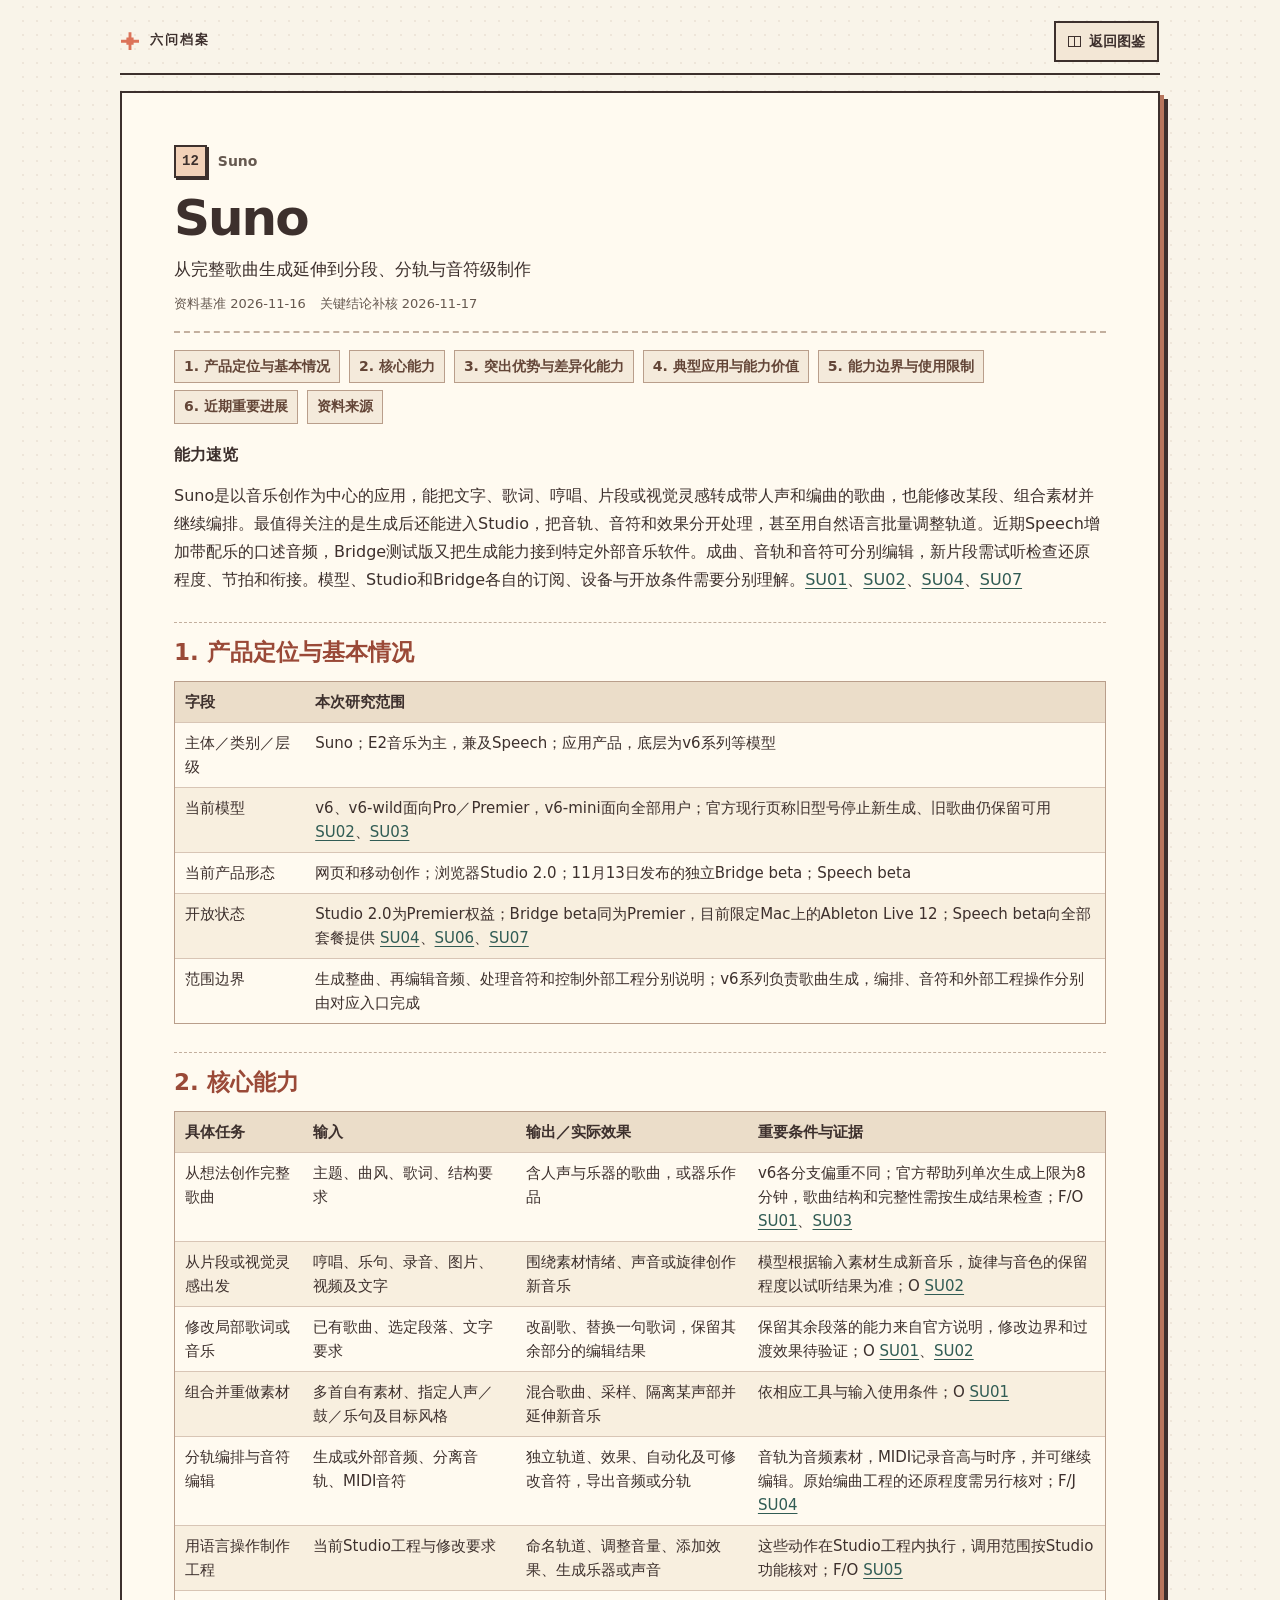
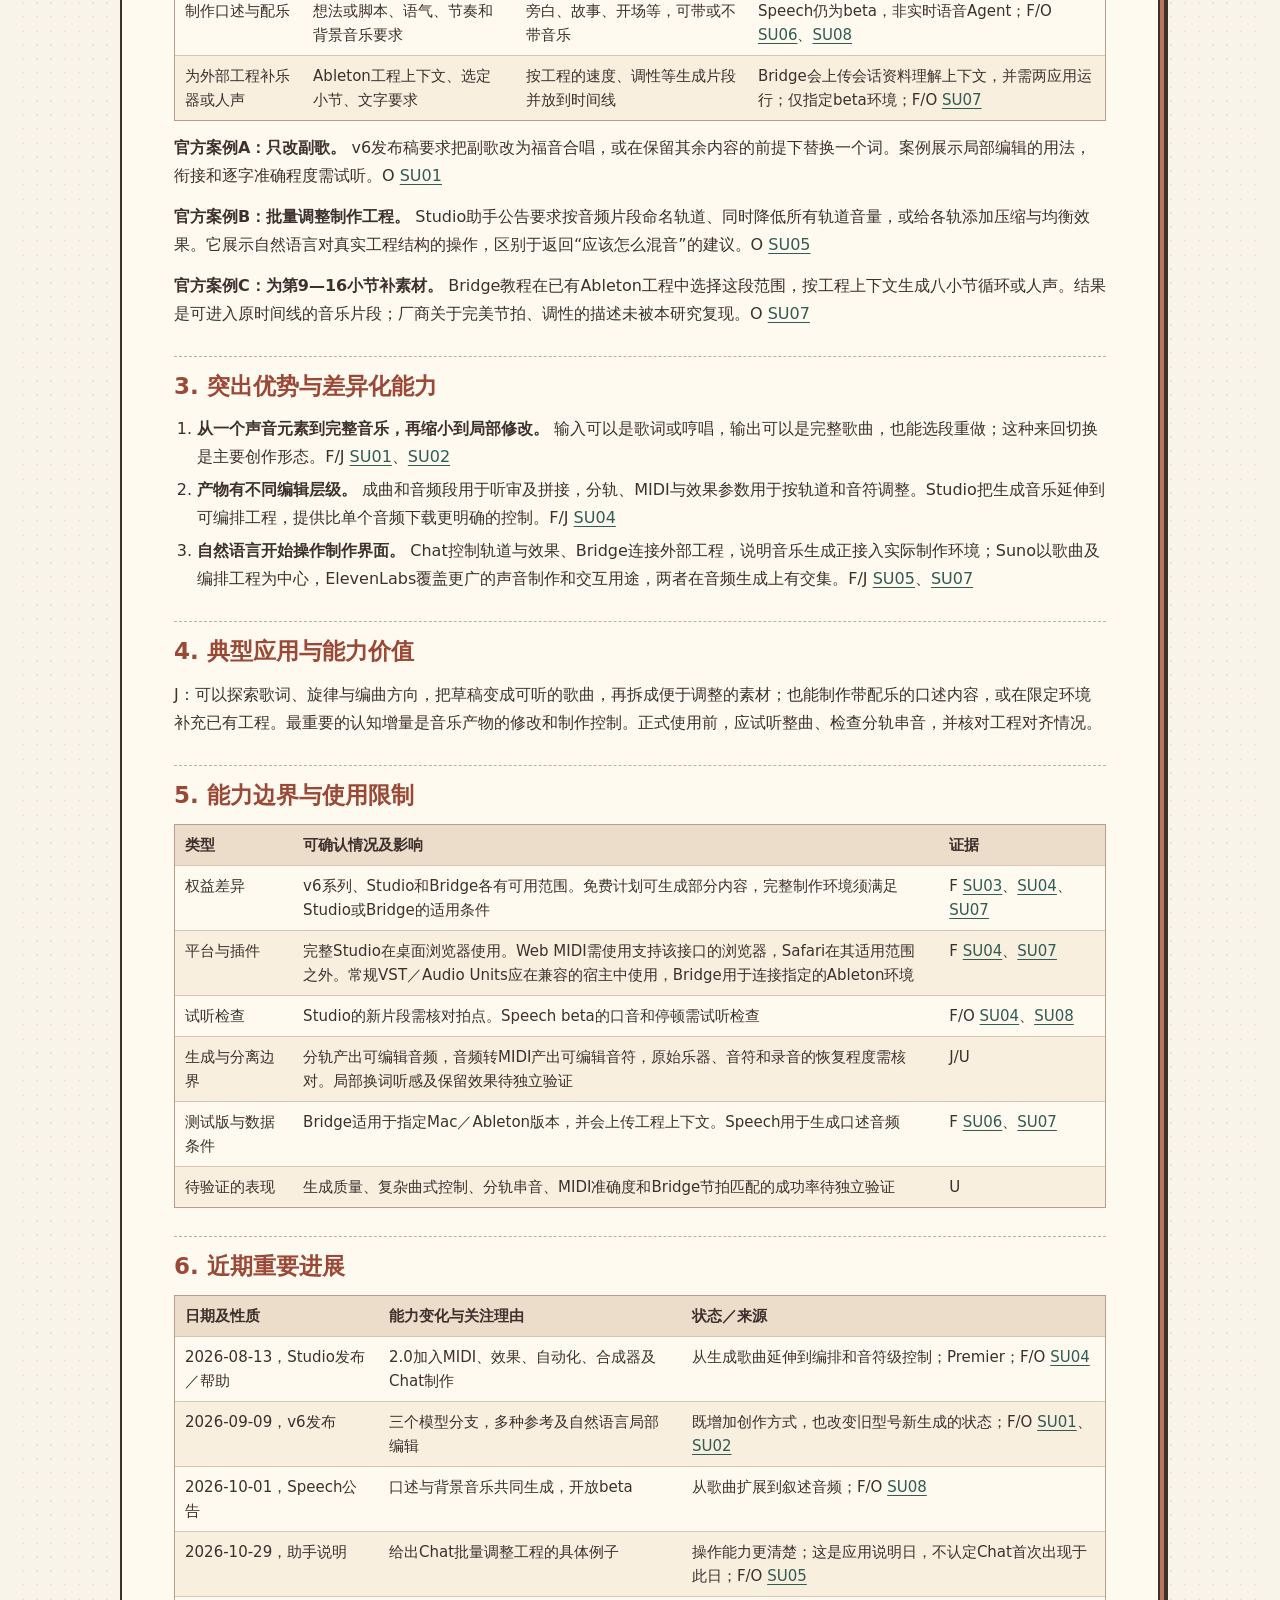
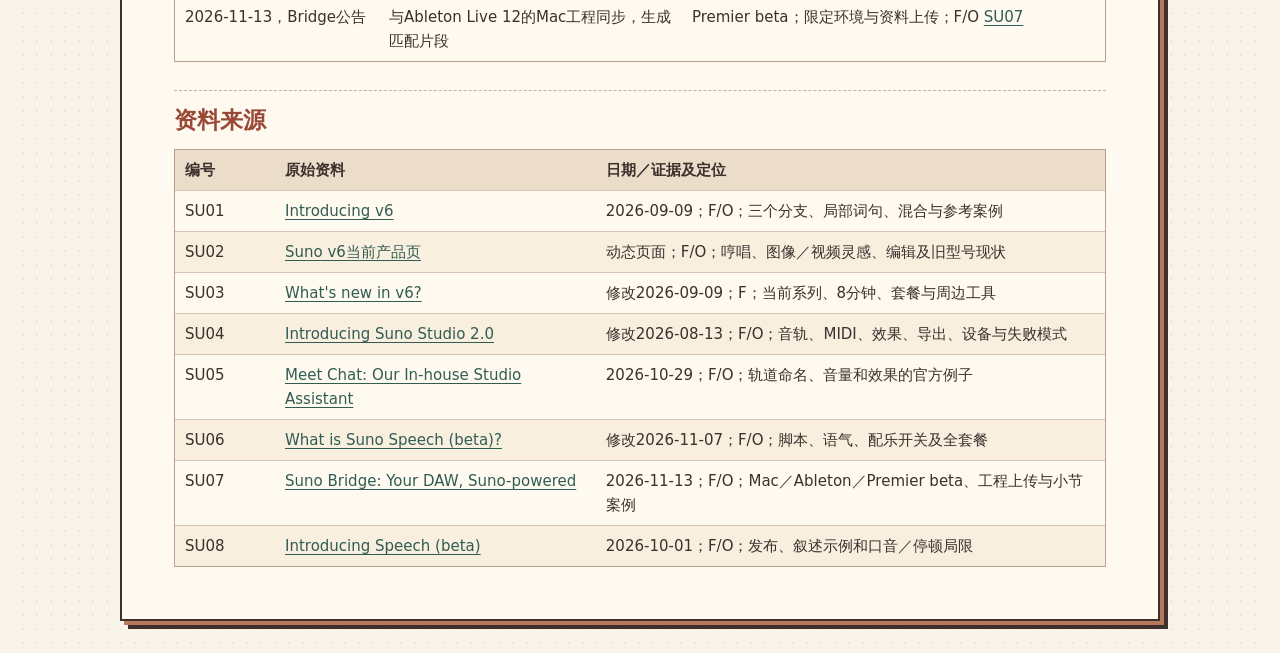
<file: dossiers/obj-12.html>
<!doctype html>
<html lang="zh-CN">
<head>
  <meta charset="utf-8">
  <meta name="viewport" content="width=device-width, initial-scale=1">
  <title>Suno｜六问档案</title>
  <link rel="stylesheet" href="../styles.css">
</head>
<body>
  <main class="dossier-stage">
    <header class="masthead">
      <span class="masthead-brand"><span class="pixel-star" aria-hidden="true"></span>六问档案</span>
      <a class="paper-button return-button" href="../index.html#E/12">返回图鉴</a>
    </header>
    <article class="dossier-sheet" id="obj-12">
      <header class="dossier-header">
        <div class="dossier-meta">
          <span class="id-stamp mono">12</span>
          <span class="company">Suno</span>
          
        </div>
        <h1>Suno</h1>
        <p class="dossier-topic">从完整歌曲生成延伸到分段、分轨与音符级制作</p>
        <p class="research-dates muted">
          <span>资料基准 2026-11-16</span>
          <span>关键结论补核 2026-11-17</span>
        </p>
      </header>
      <nav class="dossier-contents" aria-label="档案目录">
        <a href="#question-1">1. 产品定位与基本情况</a>
<a href="#question-2">2. 核心能力</a>
<a href="#question-3">3. 突出优势与差异化能力</a>
<a href="#question-4">4. 典型应用与能力价值</a>
<a href="#question-5">5. 能力边界与使用限制</a>
<a href="#question-6">6. 近期重要进展</a>
        <a href="#sources">资料来源</a>
      </nav>
      <div class="dossier-prose">
        <p><strong>能力速览</strong></p>
<p>Suno是以音乐创作为中心的应用，能把文字、歌词、哼唱、片段或视觉灵感转成带人声和编曲的歌曲，也能修改某段、组合素材并继续编排。最值得关注的是生成后还能进入Studio，把音轨、音符和效果分开处理，甚至用自然语言批量调整轨道。近期Speech增加带配乐的口述音频，Bridge测试版又把生成能力接到特定外部音乐软件。成曲、音轨和音符可分别编辑，新片段需试听检查还原程度、节拍和衔接。模型、Studio和Bridge各自的订阅、设备与开放条件需要分别理解。<a target="_blank" rel="noopener noreferrer" href="https://suno.com/blog/introducing-v6">SU01</a>、<a target="_blank" rel="noopener noreferrer" href="https://suno.com/v6">SU02</a>、<a target="_blank" rel="noopener noreferrer" href="https://help.suno.com/en/articles/13670529">SU04</a>、<a target="_blank" rel="noopener noreferrer" href="https://suno.com/blog/introducing-bridge">SU07</a></p>
<h2 id="question-1">1. 产品定位与基本情况</h2>
<div class="dossier-table" role="region" aria-label="资料表" tabindex="0"><table>
<thead>
<tr>
<th>字段</th>
<th>本次研究范围</th>
</tr>
</thead>
<tbody>
<tr>
<td>主体／类别／层级</td>
<td>Suno；E2音乐为主，兼及Speech；应用产品，底层为v6系列等模型</td>
</tr>
<tr>
<td>当前模型</td>
<td>v6、v6-wild面向Pro／Premier，v6-mini面向全部用户；官方现行页称旧型号停止新生成、旧歌曲仍保留可用 <a target="_blank" rel="noopener noreferrer" href="https://suno.com/v6">SU02</a>、<a target="_blank" rel="noopener noreferrer" href="https://help.suno.com/en/articles/13924801">SU03</a></td>
</tr>
<tr>
<td>当前产品形态</td>
<td>网页和移动创作；浏览器Studio 2.0；11月13日发布的独立Bridge beta；Speech beta</td>
</tr>
<tr>
<td>开放状态</td>
<td>Studio 2.0为Premier权益；Bridge beta同为Premier，目前限定Mac上的Ableton Live 12；Speech beta向全部套餐提供 <a target="_blank" rel="noopener noreferrer" href="https://help.suno.com/en/articles/13670529">SU04</a>、<a target="_blank" rel="noopener noreferrer" href="https://help.suno.com/en/articles/14617089">SU06</a>、<a target="_blank" rel="noopener noreferrer" href="https://suno.com/blog/introducing-bridge">SU07</a></td>
</tr>
<tr>
<td>范围边界</td>
<td>生成整曲、再编辑音频、处理音符和控制外部工程分别说明；v6系列负责歌曲生成，编排、音符和外部工程操作分别由对应入口完成</td>
</tr>
</tbody>
</table></div>
<h2 id="question-2">2. 核心能力</h2>
<div class="dossier-table" role="region" aria-label="资料表" tabindex="0"><table>
<thead>
<tr>
<th>具体任务</th>
<th>输入</th>
<th>输出／实际效果</th>
<th>重要条件与证据</th>
</tr>
</thead>
<tbody>
<tr>
<td>从想法创作完整歌曲</td>
<td>主题、曲风、歌词、结构要求</td>
<td>含人声与乐器的歌曲，或器乐作品</td>
<td>v6各分支偏重不同；官方帮助列单次生成上限为8分钟，歌曲结构和完整性需按生成结果检查；F/O <a target="_blank" rel="noopener noreferrer" href="https://suno.com/blog/introducing-v6">SU01</a>、<a target="_blank" rel="noopener noreferrer" href="https://help.suno.com/en/articles/13924801">SU03</a></td>
</tr>
<tr>
<td>从片段或视觉灵感出发</td>
<td>哼唱、乐句、录音、图片、视频及文字</td>
<td>围绕素材情绪、声音或旋律创作新音乐</td>
<td>模型根据输入素材生成新音乐，旋律与音色的保留程度以试听结果为准；O <a target="_blank" rel="noopener noreferrer" href="https://suno.com/v6">SU02</a></td>
</tr>
<tr>
<td>修改局部歌词或音乐</td>
<td>已有歌曲、选定段落、文字要求</td>
<td>改副歌、替换一句歌词，保留其余部分的编辑结果</td>
<td>保留其余段落的能力来自官方说明，修改边界和过渡效果待验证；O <a target="_blank" rel="noopener noreferrer" href="https://suno.com/blog/introducing-v6">SU01</a>、<a target="_blank" rel="noopener noreferrer" href="https://suno.com/v6">SU02</a></td>
</tr>
<tr>
<td>组合并重做素材</td>
<td>多首自有素材、指定人声／鼓／乐句及目标风格</td>
<td>混合歌曲、采样、隔离某声部并延伸新音乐</td>
<td>依相应工具与输入使用条件；O <a target="_blank" rel="noopener noreferrer" href="https://suno.com/blog/introducing-v6">SU01</a></td>
</tr>
<tr>
<td>分轨编排与音符编辑</td>
<td>生成或外部音频、分离音轨、MIDI音符</td>
<td>独立轨道、效果、自动化及可修改音符，导出音频或分轨</td>
<td>音轨为音频素材，MIDI记录音高与时序，并可继续编辑。原始编曲工程的还原程度需另行核对；F/J <a target="_blank" rel="noopener noreferrer" href="https://help.suno.com/en/articles/13670529">SU04</a></td>
</tr>
<tr>
<td>用语言操作制作工程</td>
<td>当前Studio工程与修改要求</td>
<td>命名轨道、调整音量、添加效果、生成乐器或声音</td>
<td>这些动作在Studio工程内执行，调用范围按Studio功能核对；F/O <a target="_blank" rel="noopener noreferrer" href="https://suno.com/blog/studio-chat-assistant">SU05</a></td>
</tr>
<tr>
<td>制作口述与配乐</td>
<td>想法或脚本、语气、节奏和背景音乐要求</td>
<td>旁白、故事、开场等，可带或不带音乐</td>
<td>Speech仍为beta，非实时语音Agent；F/O <a target="_blank" rel="noopener noreferrer" href="https://help.suno.com/en/articles/14617089">SU06</a>、<a target="_blank" rel="noopener noreferrer" href="https://suno.com/blog/introducing-speech-beta">SU08</a></td>
</tr>
<tr>
<td>为外部工程补乐器或人声</td>
<td>Ableton工程上下文、选定小节、文字要求</td>
<td>按工程的速度、调性等生成片段并放到时间线</td>
<td>Bridge会上传会话资料理解上下文，并需两应用运行；仅指定beta环境；F/O <a target="_blank" rel="noopener noreferrer" href="https://suno.com/blog/introducing-bridge">SU07</a></td>
</tr>
</tbody>
</table></div>
<p><strong>官方案例A：只改副歌。</strong> v6发布稿要求把副歌改为福音合唱，或在保留其余内容的前提下替换一个词。案例展示局部编辑的用法，衔接和逐字准确程度需试听。O <a target="_blank" rel="noopener noreferrer" href="https://suno.com/blog/introducing-v6">SU01</a></p>
<p><strong>官方案例B：批量调整制作工程。</strong> Studio助手公告要求按音频片段命名轨道、同时降低所有轨道音量，或给各轨添加压缩与均衡效果。它展示自然语言对真实工程结构的操作，区别于返回“应该怎么混音”的建议。O <a target="_blank" rel="noopener noreferrer" href="https://suno.com/blog/studio-chat-assistant">SU05</a></p>
<p><strong>官方案例C：为第9—16小节补素材。</strong> Bridge教程在已有Ableton工程中选择这段范围，按工程上下文生成八小节循环或人声。结果是可进入原时间线的音乐片段；厂商关于完美节拍、调性的描述未被本研究复现。O <a target="_blank" rel="noopener noreferrer" href="https://suno.com/blog/introducing-bridge">SU07</a></p>
<h2 id="question-3">3. 突出优势与差异化能力</h2>
<ol>
<li><strong>从一个声音元素到完整音乐，再缩小到局部修改。</strong> 输入可以是歌词或哼唱，输出可以是完整歌曲，也能选段重做；这种来回切换是主要创作形态。F/J <a target="_blank" rel="noopener noreferrer" href="https://suno.com/blog/introducing-v6">SU01</a>、<a target="_blank" rel="noopener noreferrer" href="https://suno.com/v6">SU02</a></li>
<li><strong>产物有不同编辑层级。</strong> 成曲和音频段用于听审及拼接，分轨、MIDI与效果参数用于按轨道和音符调整。Studio把生成音乐延伸到可编排工程，提供比单个音频下载更明确的控制。F/J <a target="_blank" rel="noopener noreferrer" href="https://help.suno.com/en/articles/13670529">SU04</a></li>
<li><strong>自然语言开始操作制作界面。</strong> Chat控制轨道与效果、Bridge连接外部工程，说明音乐生成正接入实际制作环境；Suno以歌曲及编排工程为中心，ElevenLabs覆盖更广的声音制作和交互用途，两者在音频生成上有交集。F/J <a target="_blank" rel="noopener noreferrer" href="https://suno.com/blog/studio-chat-assistant">SU05</a>、<a target="_blank" rel="noopener noreferrer" href="https://suno.com/blog/introducing-bridge">SU07</a></li>
</ol>
<h2 id="question-4">4. 典型应用与能力价值</h2>
<p>J：可以探索歌词、旋律与编曲方向，把草稿变成可听的歌曲，再拆成便于调整的素材；也能制作带配乐的口述内容，或在限定环境补充已有工程。最重要的认知增量是音乐产物的修改和制作控制。正式使用前，应试听整曲、检查分轨串音，并核对工程对齐情况。</p>
<h2 id="question-5">5. 能力边界与使用限制</h2>
<div class="dossier-table" role="region" aria-label="资料表" tabindex="0"><table>
<thead>
<tr>
<th>类型</th>
<th>可确认情况及影响</th>
<th>证据</th>
</tr>
</thead>
<tbody>
<tr>
<td>权益差异</td>
<td>v6系列、Studio和Bridge各有可用范围。免费计划可生成部分内容，完整制作环境须满足Studio或Bridge的适用条件</td>
<td>F <a target="_blank" rel="noopener noreferrer" href="https://help.suno.com/en/articles/13924801">SU03</a>、<a target="_blank" rel="noopener noreferrer" href="https://help.suno.com/en/articles/13670529">SU04</a>、<a target="_blank" rel="noopener noreferrer" href="https://suno.com/blog/introducing-bridge">SU07</a></td>
</tr>
<tr>
<td>平台与插件</td>
<td>完整Studio在桌面浏览器使用。Web MIDI需使用支持该接口的浏览器，Safari在其适用范围之外。常规VST／Audio Units应在兼容的宿主中使用，Bridge用于连接指定的Ableton环境</td>
<td>F <a target="_blank" rel="noopener noreferrer" href="https://help.suno.com/en/articles/13670529">SU04</a>、<a target="_blank" rel="noopener noreferrer" href="https://suno.com/blog/introducing-bridge">SU07</a></td>
</tr>
<tr>
<td>试听检查</td>
<td>Studio的新片段需核对拍点。Speech beta的口音和停顿需试听检查</td>
<td>F/O <a target="_blank" rel="noopener noreferrer" href="https://help.suno.com/en/articles/13670529">SU04</a>、<a target="_blank" rel="noopener noreferrer" href="https://suno.com/blog/introducing-speech-beta">SU08</a></td>
</tr>
<tr>
<td>生成与分离边界</td>
<td>分轨产出可编辑音频，音频转MIDI产出可编辑音符，原始乐器、音符和录音的恢复程度需核对。局部换词听感及保留效果待独立验证</td>
<td>J/U</td>
</tr>
<tr>
<td>测试版与数据条件</td>
<td>Bridge适用于指定Mac／Ableton版本，并会上传工程上下文。Speech用于生成口述音频</td>
<td>F <a target="_blank" rel="noopener noreferrer" href="https://help.suno.com/en/articles/14617089">SU06</a>、<a target="_blank" rel="noopener noreferrer" href="https://suno.com/blog/introducing-bridge">SU07</a></td>
</tr>
<tr>
<td>待验证的表现</td>
<td>生成质量、复杂曲式控制、分轨串音、MIDI准确度和Bridge节拍匹配的成功率待独立验证</td>
<td>U</td>
</tr>
</tbody>
</table></div>
<h2 id="question-6">6. 近期重要进展</h2>
<div class="dossier-table" role="region" aria-label="资料表" tabindex="0"><table>
<thead>
<tr>
<th>日期及性质</th>
<th>能力变化与关注理由</th>
<th>状态／来源</th>
</tr>
</thead>
<tbody>
<tr>
<td>2026-08-13，Studio发布／帮助</td>
<td>2.0加入MIDI、效果、自动化、合成器及Chat制作</td>
<td>从生成歌曲延伸到编排和音符级控制；Premier；F/O <a target="_blank" rel="noopener noreferrer" href="https://help.suno.com/en/articles/13670529">SU04</a></td>
</tr>
<tr>
<td>2026-09-09，v6发布</td>
<td>三个模型分支，多种参考及自然语言局部编辑</td>
<td>既增加创作方式，也改变旧型号新生成的状态；F/O <a target="_blank" rel="noopener noreferrer" href="https://suno.com/blog/introducing-v6">SU01</a>、<a target="_blank" rel="noopener noreferrer" href="https://suno.com/v6">SU02</a></td>
</tr>
<tr>
<td>2026-10-01，Speech公告</td>
<td>口述与背景音乐共同生成，开放beta</td>
<td>从歌曲扩展到叙述音频；F/O <a target="_blank" rel="noopener noreferrer" href="https://suno.com/blog/introducing-speech-beta">SU08</a></td>
</tr>
<tr>
<td>2026-10-29，助手说明</td>
<td>给出Chat批量调整工程的具体例子</td>
<td>操作能力更清楚；这是应用说明日，不认定Chat首次出现于此日；F/O <a target="_blank" rel="noopener noreferrer" href="https://suno.com/blog/studio-chat-assistant">SU05</a></td>
</tr>
<tr>
<td>2026-11-13，Bridge公告</td>
<td>与Ableton Live 12的Mac工程同步，生成匹配片段</td>
<td>Premier beta；限定环境与资料上传；F/O <a target="_blank" rel="noopener noreferrer" href="https://suno.com/blog/introducing-bridge">SU07</a></td>
</tr>
</tbody>
</table></div>
<h2 id="sources">资料来源</h2>
<div class="dossier-table" role="region" aria-label="资料表" tabindex="0"><table>
<thead>
<tr>
<th>编号</th>
<th>原始资料</th>
<th>日期／证据及定位</th>
</tr>
</thead>
<tbody>
<tr>
<td>SU01</td>
<td><a target="_blank" rel="noopener noreferrer" href="https://suno.com/blog/introducing-v6">Introducing v6</a></td>
<td>2026-09-09；F/O；三个分支、局部词句、混合与参考案例</td>
</tr>
<tr>
<td>SU02</td>
<td><a target="_blank" rel="noopener noreferrer" href="https://suno.com/v6">Suno v6当前产品页</a></td>
<td>动态页面；F/O；哼唱、图像／视频灵感、编辑及旧型号现状</td>
</tr>
<tr>
<td>SU03</td>
<td><a target="_blank" rel="noopener noreferrer" href="https://help.suno.com/en/articles/13924801">What's new in v6?</a></td>
<td>修改2026-09-09；F；当前系列、8分钟、套餐与周边工具</td>
</tr>
<tr>
<td>SU04</td>
<td><a target="_blank" rel="noopener noreferrer" href="https://help.suno.com/en/articles/13670529">Introducing Suno Studio 2.0</a></td>
<td>修改2026-08-13；F/O；音轨、MIDI、效果、导出、设备与失败模式</td>
</tr>
<tr>
<td>SU05</td>
<td><a target="_blank" rel="noopener noreferrer" href="https://suno.com/blog/studio-chat-assistant">Meet Chat: Our In-house Studio Assistant</a></td>
<td>2026-10-29；F/O；轨道命名、音量和效果的官方例子</td>
</tr>
<tr>
<td>SU06</td>
<td><a target="_blank" rel="noopener noreferrer" href="https://help.suno.com/en/articles/14617089">What is Suno Speech (beta)?</a></td>
<td>修改2026-11-07；F/O；脚本、语气、配乐开关及全套餐</td>
</tr>
<tr>
<td>SU07</td>
<td><a target="_blank" rel="noopener noreferrer" href="https://suno.com/blog/introducing-bridge">Suno Bridge: Your DAW, Suno-powered</a></td>
<td>2026-11-13；F/O；Mac／Ableton／Premier beta、工程上传与小节案例</td>
</tr>
<tr>
<td>SU08</td>
<td><a target="_blank" rel="noopener noreferrer" href="https://suno.com/blog/introducing-speech-beta">Introducing Speech (beta)</a></td>
<td>2026-10-01；F/O；发布、叙述示例和口音／停顿局限</td>
</tr>
</tbody>
</table></div>

      </div>
    </article>
  </main>
</body>
</html>
</file>
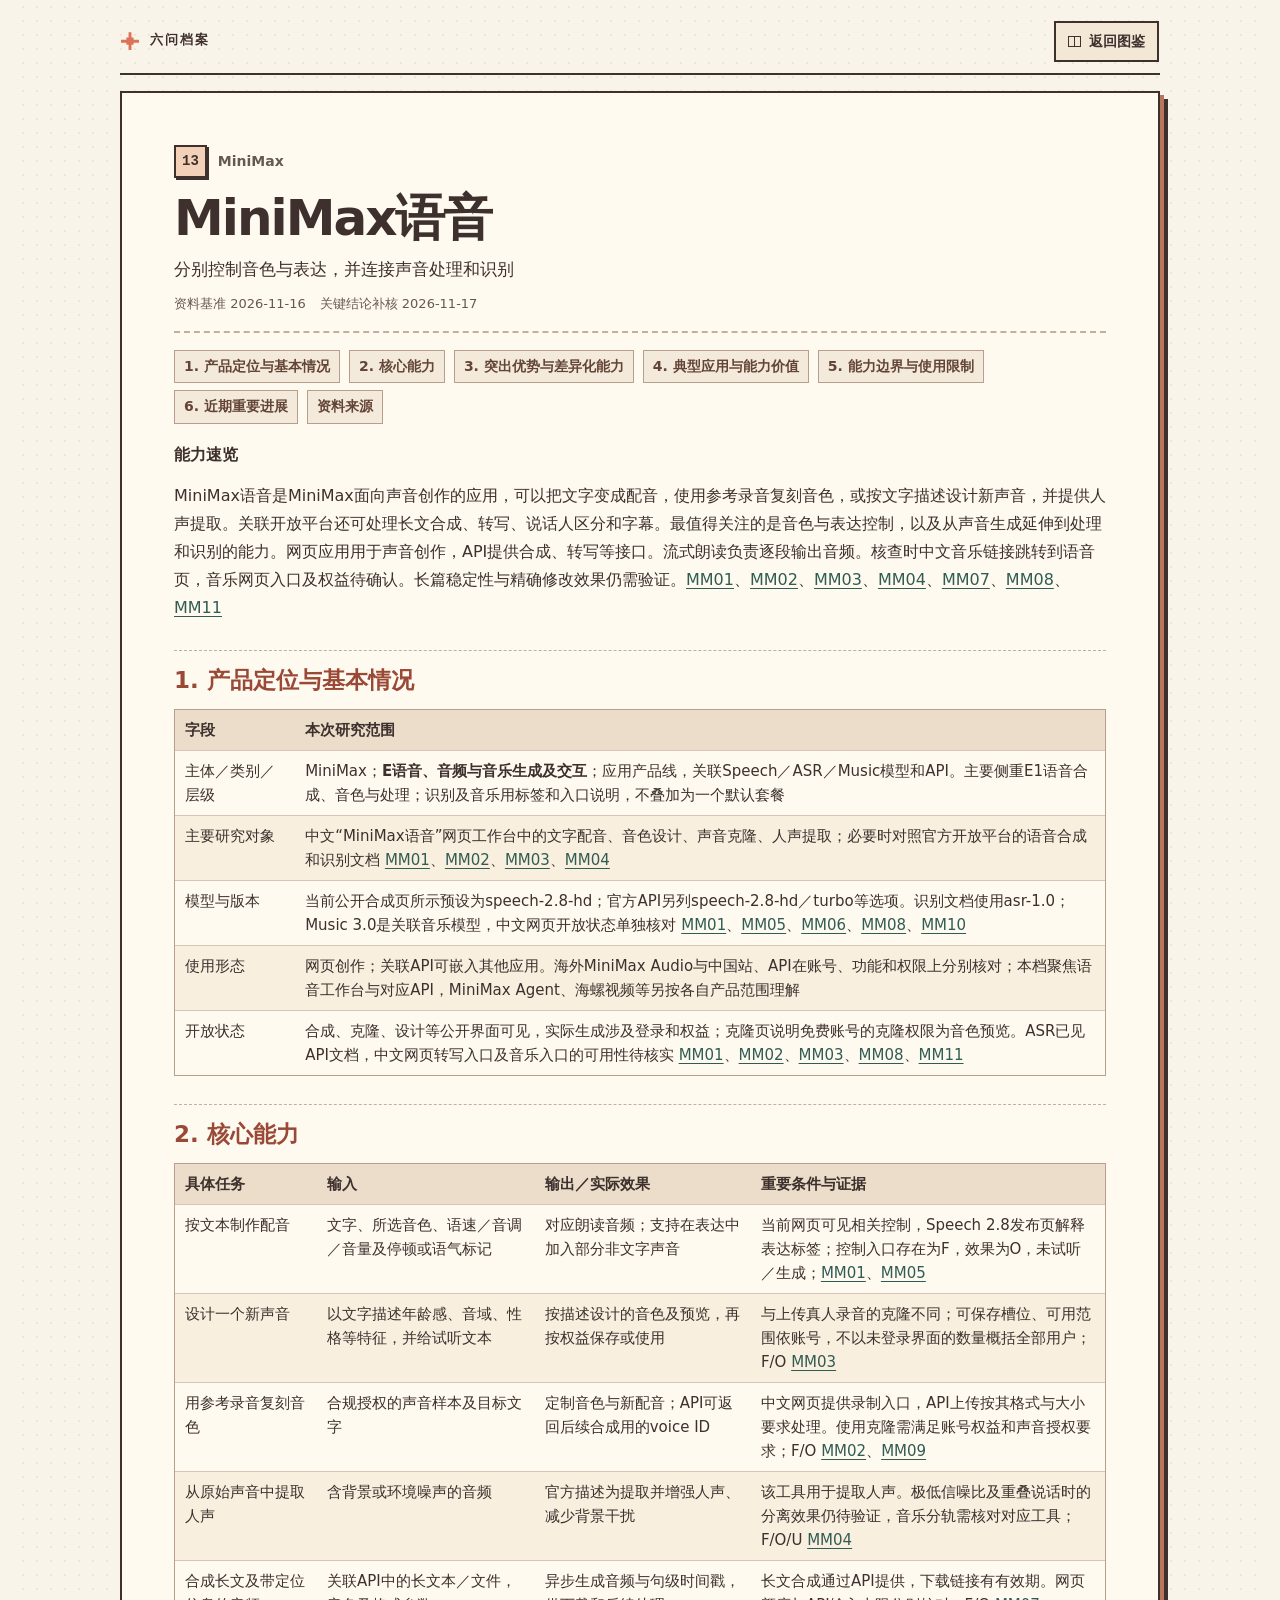
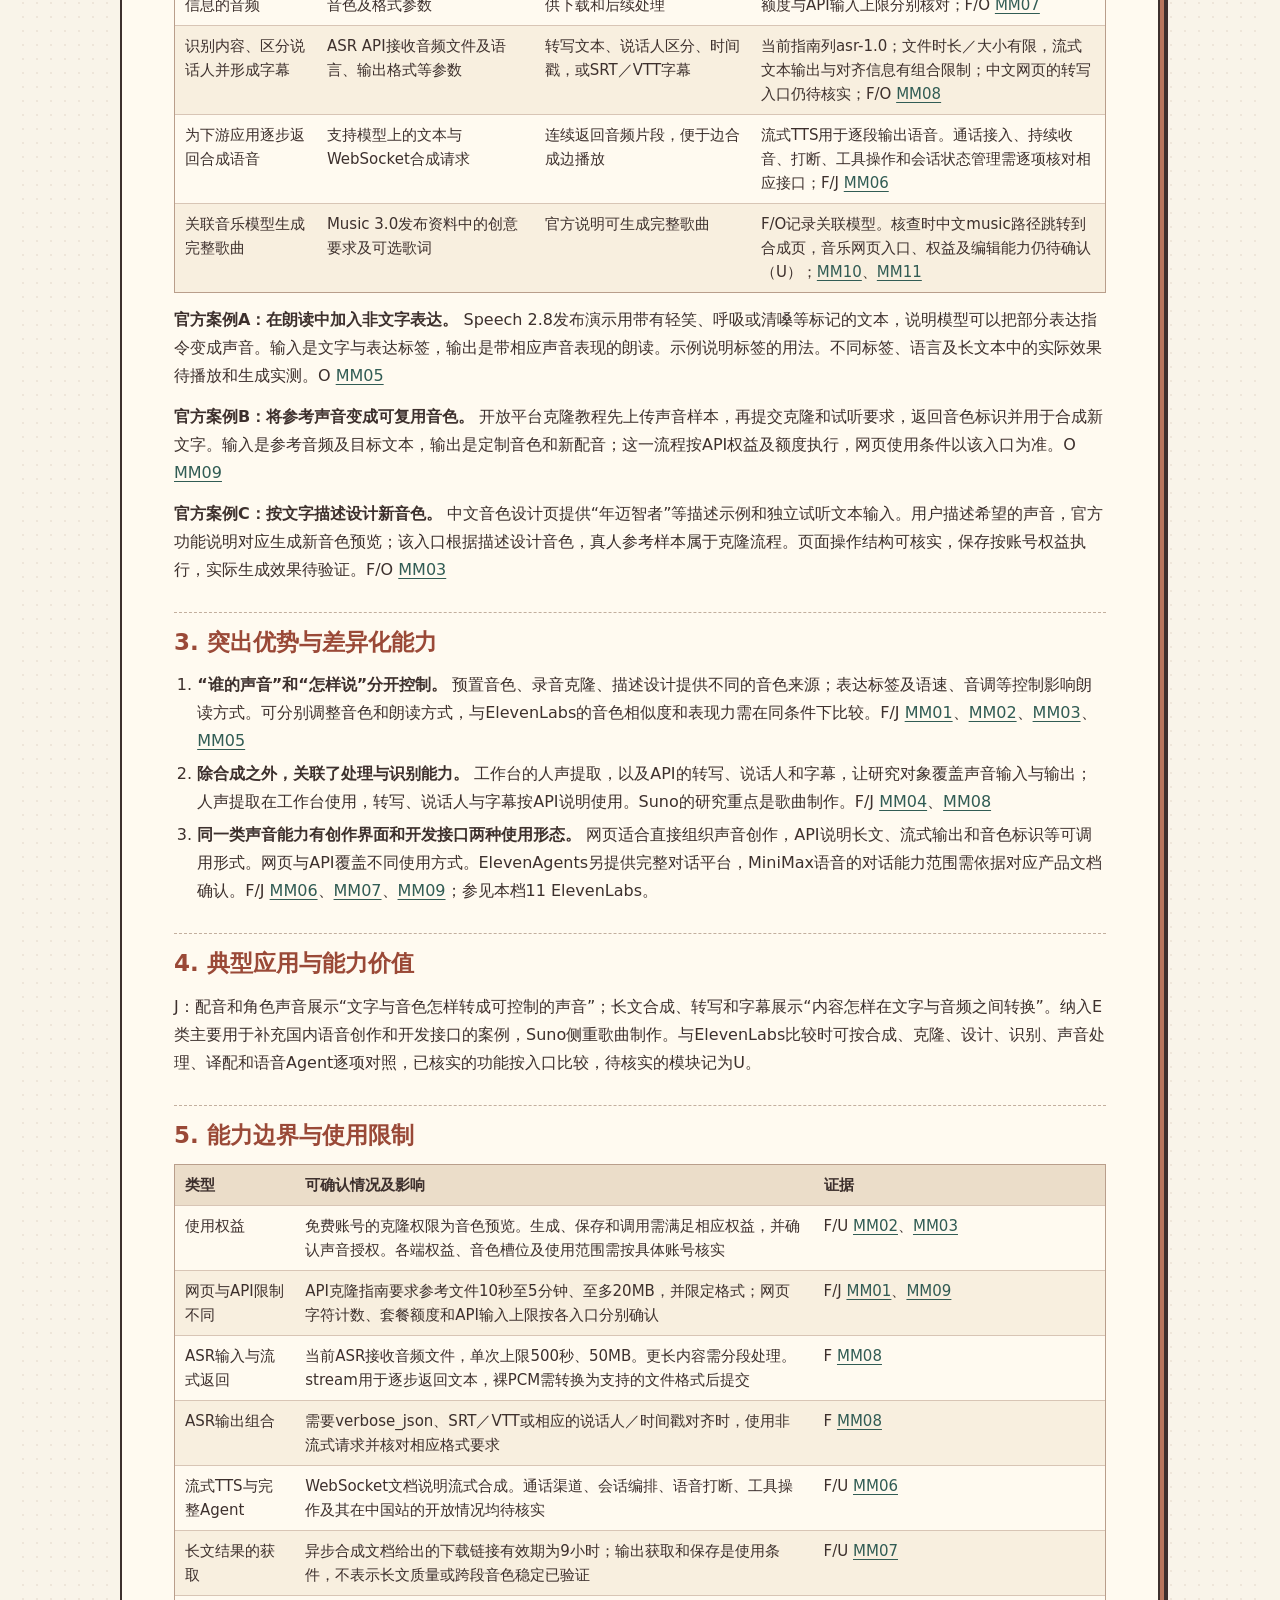
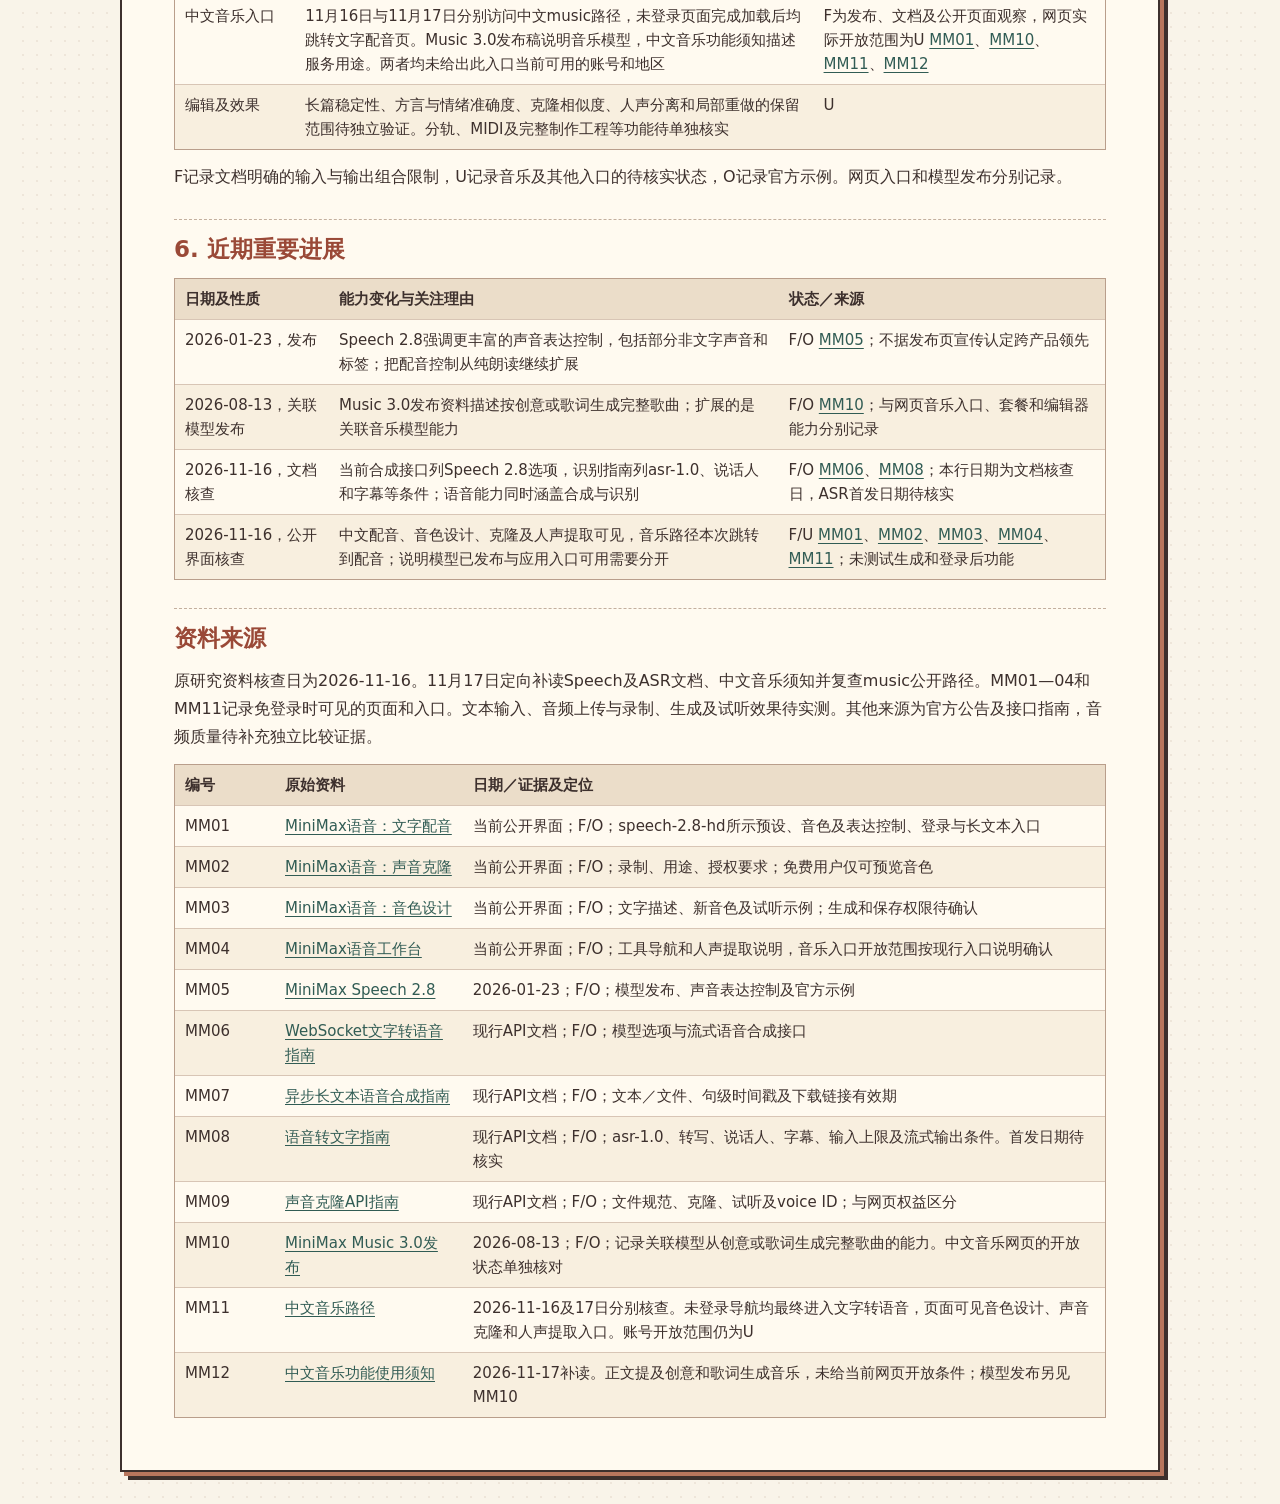
<file: dossiers/obj-13.html>
<!doctype html>
<html lang="zh-CN">
<head>
  <meta charset="utf-8">
  <meta name="viewport" content="width=device-width, initial-scale=1">
  <title>MiniMax语音｜六问档案</title>
  <link rel="stylesheet" href="../styles.css">
</head>
<body>
  <main class="dossier-stage">
    <header class="masthead">
      <span class="masthead-brand"><span class="pixel-star" aria-hidden="true"></span>六问档案</span>
      <a class="paper-button return-button" href="../index.html#E/13">返回图鉴</a>
    </header>
    <article class="dossier-sheet" id="obj-13">
      <header class="dossier-header">
        <div class="dossier-meta">
          <span class="id-stamp mono">13</span>
          <span class="company">MiniMax</span>
          
        </div>
        <h1>MiniMax语音</h1>
        <p class="dossier-topic">分别控制音色与表达，并连接声音处理和识别</p>
        <p class="research-dates muted">
          <span>资料基准 2026-11-16</span>
          <span>关键结论补核 2026-11-17</span>
        </p>
      </header>
      <nav class="dossier-contents" aria-label="档案目录">
        <a href="#question-1">1. 产品定位与基本情况</a>
<a href="#question-2">2. 核心能力</a>
<a href="#question-3">3. 突出优势与差异化能力</a>
<a href="#question-4">4. 典型应用与能力价值</a>
<a href="#question-5">5. 能力边界与使用限制</a>
<a href="#question-6">6. 近期重要进展</a>
        <a href="#sources">资料来源</a>
      </nav>
      <div class="dossier-prose">
        <p><strong>能力速览</strong></p>
<p>MiniMax语音是MiniMax面向声音创作的应用，可以把文字变成配音，使用参考录音复刻音色，或按文字描述设计新声音，并提供人声提取。关联开放平台还可处理长文合成、转写、说话人区分和字幕。最值得关注的是音色与表达控制，以及从声音生成延伸到处理和识别的能力。网页应用用于声音创作，API提供合成、转写等接口。流式朗读负责逐段输出音频。核查时中文音乐链接跳转到语音页，音乐网页入口及权益待确认。长篇稳定性与精确修改效果仍需验证。<a target="_blank" rel="noopener noreferrer" href="https://www.minimax.cn/audio/text-to-speech">MM01</a>、<a target="_blank" rel="noopener noreferrer" href="https://www.minimax.cn/audio/voices-cloning">MM02</a>、<a target="_blank" rel="noopener noreferrer" href="https://www.minimax.cn/audio/voice-design">MM03</a>、<a target="_blank" rel="noopener noreferrer" href="https://www.minimax.cn/audio">MM04</a>、<a target="_blank" rel="noopener noreferrer" href="https://platform.minimax.io/docs/guides/speech-t2a-async.md">MM07</a>、<a target="_blank" rel="noopener noreferrer" href="https://platform.minimax.io/docs/guides/speech-to-text.md">MM08</a>、<a target="_blank" rel="noopener noreferrer" href="https://www.minimax.cn/audio/music">MM11</a></p>
<h2 id="question-1">1. 产品定位与基本情况</h2>
<div class="dossier-table" role="region" aria-label="资料表" tabindex="0"><table>
<thead>
<tr>
<th>字段</th>
<th>本次研究范围</th>
</tr>
</thead>
<tbody>
<tr>
<td>主体／类别／层级</td>
<td>MiniMax；<strong>E语音、音频与音乐生成及交互</strong>；应用产品线，关联Speech／ASR／Music模型和API。主要侧重E1语音合成、音色与处理；识别及音乐用标签和入口说明，不叠加为一个默认套餐</td>
</tr>
<tr>
<td>主要研究对象</td>
<td>中文“MiniMax语音”网页工作台中的文字配音、音色设计、声音克隆、人声提取；必要时对照官方开放平台的语音合成和识别文档 <a target="_blank" rel="noopener noreferrer" href="https://www.minimax.cn/audio/text-to-speech">MM01</a>、<a target="_blank" rel="noopener noreferrer" href="https://www.minimax.cn/audio/voices-cloning">MM02</a>、<a target="_blank" rel="noopener noreferrer" href="https://www.minimax.cn/audio/voice-design">MM03</a>、<a target="_blank" rel="noopener noreferrer" href="https://www.minimax.cn/audio">MM04</a></td>
</tr>
<tr>
<td>模型与版本</td>
<td>当前公开合成页所示预设为speech-2.8-hd；官方API另列speech-2.8-hd／turbo等选项。识别文档使用asr-1.0；Music 3.0是关联音乐模型，中文网页开放状态单独核对 <a target="_blank" rel="noopener noreferrer" href="https://www.minimax.cn/audio/text-to-speech">MM01</a>、<a target="_blank" rel="noopener noreferrer" href="https://www.minimax.io/news/minimax-speech-28">MM05</a>、<a target="_blank" rel="noopener noreferrer" href="https://platform.minimax.io/docs/guides/speech-t2a-websocket.md">MM06</a>、<a target="_blank" rel="noopener noreferrer" href="https://platform.minimax.io/docs/guides/speech-to-text.md">MM08</a>、<a target="_blank" rel="noopener noreferrer" href="https://www.minimax.io/blog/minimax-music-3-0-next-generation-open-weights-production-ready-versatile-music-model">MM10</a></td>
</tr>
<tr>
<td>使用形态</td>
<td>网页创作；关联API可嵌入其他应用。海外MiniMax Audio与中国站、API在账号、功能和权限上分别核对；本档聚焦语音工作台与对应API，MiniMax Agent、海螺视频等另按各自产品范围理解</td>
</tr>
<tr>
<td>开放状态</td>
<td>合成、克隆、设计等公开界面可见，实际生成涉及登录和权益；克隆页说明免费账号的克隆权限为音色预览。ASR已见API文档，中文网页转写入口及音乐入口的可用性待核实 <a target="_blank" rel="noopener noreferrer" href="https://www.minimax.cn/audio/text-to-speech">MM01</a>、<a target="_blank" rel="noopener noreferrer" href="https://www.minimax.cn/audio/voices-cloning">MM02</a>、<a target="_blank" rel="noopener noreferrer" href="https://www.minimax.cn/audio/voice-design">MM03</a>、<a target="_blank" rel="noopener noreferrer" href="https://platform.minimax.io/docs/guides/speech-to-text.md">MM08</a>、<a target="_blank" rel="noopener noreferrer" href="https://www.minimax.cn/audio/music">MM11</a></td>
</tr>
</tbody>
</table></div>
<h2 id="question-2">2. 核心能力</h2>
<div class="dossier-table" role="region" aria-label="资料表" tabindex="0"><table>
<thead>
<tr>
<th>具体任务</th>
<th>输入</th>
<th>输出／实际效果</th>
<th>重要条件与证据</th>
</tr>
</thead>
<tbody>
<tr>
<td>按文本制作配音</td>
<td>文字、所选音色、语速／音调／音量及停顿或语气标记</td>
<td>对应朗读音频；支持在表达中加入部分非文字声音</td>
<td>当前网页可见相关控制，Speech 2.8发布页解释表达标签；控制入口存在为F，效果为O，未试听／生成；<a target="_blank" rel="noopener noreferrer" href="https://www.minimax.cn/audio/text-to-speech">MM01</a>、<a target="_blank" rel="noopener noreferrer" href="https://www.minimax.io/news/minimax-speech-28">MM05</a></td>
</tr>
<tr>
<td>设计一个新声音</td>
<td>以文字描述年龄感、音域、性格等特征，并给试听文本</td>
<td>按描述设计的音色及预览，再按权益保存或使用</td>
<td>与上传真人录音的克隆不同；可保存槽位、可用范围依账号，不以未登录界面的数量概括全部用户；F/O <a target="_blank" rel="noopener noreferrer" href="https://www.minimax.cn/audio/voice-design">MM03</a></td>
</tr>
<tr>
<td>用参考录音复刻音色</td>
<td>合规授权的声音样本及目标文字</td>
<td>定制音色与新配音；API可返回后续合成用的voice ID</td>
<td>中文网页提供录制入口，API上传按其格式与大小要求处理。使用克隆需满足账号权益和声音授权要求；F/O <a target="_blank" rel="noopener noreferrer" href="https://www.minimax.cn/audio/voices-cloning">MM02</a>、<a target="_blank" rel="noopener noreferrer" href="https://platform.minimax.io/docs/guides/speech-voice-clone.md">MM09</a></td>
</tr>
<tr>
<td>从原始声音中提取人声</td>
<td>含背景或环境噪声的音频</td>
<td>官方描述为提取并增强人声、减少背景干扰</td>
<td>该工具用于提取人声。极低信噪比及重叠说话时的分离效果仍待验证，音乐分轨需核对对应工具；F/O/U <a target="_blank" rel="noopener noreferrer" href="https://www.minimax.cn/audio">MM04</a></td>
</tr>
<tr>
<td>合成长文及带定位信息的音频</td>
<td>关联API中的长文本／文件，音色及格式参数</td>
<td>异步生成音频与句级时间戳，供下载和后续处理</td>
<td>长文合成通过API提供，下载链接有有效期。网页额度与API输入上限分别核对；F/O <a target="_blank" rel="noopener noreferrer" href="https://platform.minimax.io/docs/guides/speech-t2a-async.md">MM07</a></td>
</tr>
<tr>
<td>识别内容、区分说话人并形成字幕</td>
<td>ASR API接收音频文件及语言、输出格式等参数</td>
<td>转写文本、说话人区分、时间戳，或SRT／VTT字幕</td>
<td>当前指南列asr-1.0；文件时长／大小有限，流式文本输出与对齐信息有组合限制；中文网页的转写入口仍待核实；F/O <a target="_blank" rel="noopener noreferrer" href="https://platform.minimax.io/docs/guides/speech-to-text.md">MM08</a></td>
</tr>
<tr>
<td>为下游应用逐步返回合成语音</td>
<td>支持模型上的文本与WebSocket合成请求</td>
<td>连续返回音频片段，便于边合成边播放</td>
<td>流式TTS用于逐段输出语音。通话接入、持续收音、打断、工具操作和会话状态管理需逐项核对相应接口；F/J <a target="_blank" rel="noopener noreferrer" href="https://platform.minimax.io/docs/guides/speech-t2a-websocket.md">MM06</a></td>
</tr>
<tr>
<td>关联音乐模型生成完整歌曲</td>
<td>Music 3.0发布资料中的创意要求及可选歌词</td>
<td>官方说明可生成完整歌曲</td>
<td>F/O记录关联模型。核查时中文music路径跳转到合成页，音乐网页入口、权益及编辑能力仍待确认（U）；<a target="_blank" rel="noopener noreferrer" href="https://www.minimax.io/blog/minimax-music-3-0-next-generation-open-weights-production-ready-versatile-music-model">MM10</a>、<a target="_blank" rel="noopener noreferrer" href="https://www.minimax.cn/audio/music">MM11</a></td>
</tr>
</tbody>
</table></div>
<p><strong>官方案例A：在朗读中加入非文字表达。</strong> Speech 2.8发布演示用带有轻笑、呼吸或清嗓等标记的文本，说明模型可以把部分表达指令变成声音。输入是文字与表达标签，输出是带相应声音表现的朗读。示例说明标签的用法。不同标签、语言及长文本中的实际效果待播放和生成实测。O <a target="_blank" rel="noopener noreferrer" href="https://www.minimax.io/news/minimax-speech-28">MM05</a></p>
<p><strong>官方案例B：将参考声音变成可复用音色。</strong> 开放平台克隆教程先上传声音样本，再提交克隆和试听要求，返回音色标识并用于合成新文字。输入是参考音频及目标文本，输出是定制音色和新配音；这一流程按API权益及额度执行，网页使用条件以该入口为准。O <a target="_blank" rel="noopener noreferrer" href="https://platform.minimax.io/docs/guides/speech-voice-clone.md">MM09</a></p>
<p><strong>官方案例C：按文字描述设计新音色。</strong> 中文音色设计页提供“年迈智者”等描述示例和独立试听文本输入。用户描述希望的声音，官方功能说明对应生成新音色预览；该入口根据描述设计音色，真人参考样本属于克隆流程。页面操作结构可核实，保存按账号权益执行，实际生成效果待验证。F/O <a target="_blank" rel="noopener noreferrer" href="https://www.minimax.cn/audio/voice-design">MM03</a></p>
<h2 id="question-3">3. 突出优势与差异化能力</h2>
<ol>
<li><strong>“谁的声音”和“怎样说”分开控制。</strong> 预置音色、录音克隆、描述设计提供不同的音色来源；表达标签及语速、音调等控制影响朗读方式。可分别调整音色和朗读方式，与ElevenLabs的音色相似度和表现力需在同条件下比较。F/J <a target="_blank" rel="noopener noreferrer" href="https://www.minimax.cn/audio/text-to-speech">MM01</a>、<a target="_blank" rel="noopener noreferrer" href="https://www.minimax.cn/audio/voices-cloning">MM02</a>、<a target="_blank" rel="noopener noreferrer" href="https://www.minimax.cn/audio/voice-design">MM03</a>、<a target="_blank" rel="noopener noreferrer" href="https://www.minimax.io/news/minimax-speech-28">MM05</a></li>
<li><strong>除合成之外，关联了处理与识别能力。</strong> 工作台的人声提取，以及API的转写、说话人和字幕，让研究对象覆盖声音输入与输出；人声提取在工作台使用，转写、说话人与字幕按API说明使用。Suno的研究重点是歌曲制作。F/J <a target="_blank" rel="noopener noreferrer" href="https://www.minimax.cn/audio">MM04</a>、<a target="_blank" rel="noopener noreferrer" href="https://platform.minimax.io/docs/guides/speech-to-text.md">MM08</a></li>
<li><strong>同一类声音能力有创作界面和开发接口两种使用形态。</strong> 网页适合直接组织声音创作，API说明长文、流式输出和音色标识等可调用形式。网页与API覆盖不同使用方式。ElevenAgents另提供完整对话平台，MiniMax语音的对话能力范围需依据对应产品文档确认。F/J <a target="_blank" rel="noopener noreferrer" href="https://platform.minimax.io/docs/guides/speech-t2a-websocket.md">MM06</a>、<a target="_blank" rel="noopener noreferrer" href="https://platform.minimax.io/docs/guides/speech-t2a-async.md">MM07</a>、<a target="_blank" rel="noopener noreferrer" href="https://platform.minimax.io/docs/guides/speech-voice-clone.md">MM09</a>；参见本档11 ElevenLabs。</li>
</ol>
<h2 id="question-4">4. 典型应用与能力价值</h2>
<p>J：配音和角色声音展示“文字与音色怎样转成可控制的声音”；长文合成、转写和字幕展示“内容怎样在文字与音频之间转换”。纳入E类主要用于补充国内语音创作和开发接口的案例，Suno侧重歌曲制作。与ElevenLabs比较时可按合成、克隆、设计、识别、声音处理、译配和语音Agent逐项对照，已核实的功能按入口比较，待核实的模块记为U。</p>
<h2 id="question-5">5. 能力边界与使用限制</h2>
<div class="dossier-table" role="region" aria-label="资料表" tabindex="0"><table>
<thead>
<tr>
<th>类型</th>
<th>可确认情况及影响</th>
<th>证据</th>
</tr>
</thead>
<tbody>
<tr>
<td>使用权益</td>
<td>免费账号的克隆权限为音色预览。生成、保存和调用需满足相应权益，并确认声音授权。各端权益、音色槽位及使用范围需按具体账号核实</td>
<td>F/U <a target="_blank" rel="noopener noreferrer" href="https://www.minimax.cn/audio/voices-cloning">MM02</a>、<a target="_blank" rel="noopener noreferrer" href="https://www.minimax.cn/audio/voice-design">MM03</a></td>
</tr>
<tr>
<td>网页与API限制不同</td>
<td>API克隆指南要求参考文件10秒至5分钟、至多20MB，并限定格式；网页字符计数、套餐额度和API输入上限按各入口分别确认</td>
<td>F/J <a target="_blank" rel="noopener noreferrer" href="https://www.minimax.cn/audio/text-to-speech">MM01</a>、<a target="_blank" rel="noopener noreferrer" href="https://platform.minimax.io/docs/guides/speech-voice-clone.md">MM09</a></td>
</tr>
<tr>
<td>ASR输入与流式返回</td>
<td>当前ASR接收音频文件，单次上限500秒、50MB。更长内容需分段处理。stream用于逐步返回文本，裸PCM需转换为支持的文件格式后提交</td>
<td>F <a target="_blank" rel="noopener noreferrer" href="https://platform.minimax.io/docs/guides/speech-to-text.md">MM08</a></td>
</tr>
<tr>
<td>ASR输出组合</td>
<td>需要verbose_json、SRT／VTT或相应的说话人／时间戳对齐时，使用非流式请求并核对相应格式要求</td>
<td>F <a target="_blank" rel="noopener noreferrer" href="https://platform.minimax.io/docs/guides/speech-to-text.md">MM08</a></td>
</tr>
<tr>
<td>流式TTS与完整Agent</td>
<td>WebSocket文档说明流式合成。通话渠道、会话编排、语音打断、工具操作及其在中国站的开放情况均待核实</td>
<td>F/U <a target="_blank" rel="noopener noreferrer" href="https://platform.minimax.io/docs/guides/speech-t2a-websocket.md">MM06</a></td>
</tr>
<tr>
<td>长文结果的获取</td>
<td>异步合成文档给出的下载链接有效期为9小时；输出获取和保存是使用条件，不表示长文质量或跨段音色稳定已验证</td>
<td>F/U <a target="_blank" rel="noopener noreferrer" href="https://platform.minimax.io/docs/guides/speech-t2a-async.md">MM07</a></td>
</tr>
<tr>
<td>中文音乐入口</td>
<td>11月16日与11月17日分别访问中文music路径，未登录页面完成加载后均跳转文字配音页。Music 3.0发布稿说明音乐模型，中文音乐功能须知描述服务用途。两者均未给出此入口当前可用的账号和地区</td>
<td>F为发布、文档及公开页面观察，网页实际开放范围为U <a target="_blank" rel="noopener noreferrer" href="https://www.minimax.cn/audio/text-to-speech">MM01</a>、<a target="_blank" rel="noopener noreferrer" href="https://www.minimax.io/blog/minimax-music-3-0-next-generation-open-weights-production-ready-versatile-music-model">MM10</a>、<a target="_blank" rel="noopener noreferrer" href="https://www.minimax.cn/audio/music">MM11</a>、<a target="_blank" rel="noopener noreferrer" href="https://www.minimax.cn/audio/doc/terms-of-service-music.html">MM12</a></td>
</tr>
<tr>
<td>编辑及效果</td>
<td>长篇稳定性、方言与情绪准确度、克隆相似度、人声分离和局部重做的保留范围待独立验证。分轨、MIDI及完整制作工程等功能待单独核实</td>
<td>U</td>
</tr>
</tbody>
</table></div>
<p>F记录文档明确的输入与输出组合限制，U记录音乐及其他入口的待核实状态，O记录官方示例。网页入口和模型发布分别记录。</p>
<h2 id="question-6">6. 近期重要进展</h2>
<div class="dossier-table" role="region" aria-label="资料表" tabindex="0"><table>
<thead>
<tr>
<th>日期及性质</th>
<th>能力变化与关注理由</th>
<th>状态／来源</th>
</tr>
</thead>
<tbody>
<tr>
<td>2026-01-23，发布</td>
<td>Speech 2.8强调更丰富的声音表达控制，包括部分非文字声音和标签；把配音控制从纯朗读继续扩展</td>
<td>F/O <a target="_blank" rel="noopener noreferrer" href="https://www.minimax.io/news/minimax-speech-28">MM05</a>；不据发布页宣传认定跨产品领先</td>
</tr>
<tr>
<td>2026-08-13，关联模型发布</td>
<td>Music 3.0发布资料描述按创意或歌词生成完整歌曲；扩展的是关联音乐模型能力</td>
<td>F/O <a target="_blank" rel="noopener noreferrer" href="https://www.minimax.io/blog/minimax-music-3-0-next-generation-open-weights-production-ready-versatile-music-model">MM10</a>；与网页音乐入口、套餐和编辑器能力分别记录</td>
</tr>
<tr>
<td>2026-11-16，文档核查</td>
<td>当前合成接口列Speech 2.8选项，识别指南列asr-1.0、说话人和字幕等条件；语音能力同时涵盖合成与识别</td>
<td>F/O <a target="_blank" rel="noopener noreferrer" href="https://platform.minimax.io/docs/guides/speech-t2a-websocket.md">MM06</a>、<a target="_blank" rel="noopener noreferrer" href="https://platform.minimax.io/docs/guides/speech-to-text.md">MM08</a>；本行日期为文档核查日，ASR首发日期待核实</td>
</tr>
<tr>
<td>2026-11-16，公开界面核查</td>
<td>中文配音、音色设计、克隆及人声提取可见，音乐路径本次跳转到配音；说明模型已发布与应用入口可用需要分开</td>
<td>F/U <a target="_blank" rel="noopener noreferrer" href="https://www.minimax.cn/audio/text-to-speech">MM01</a>、<a target="_blank" rel="noopener noreferrer" href="https://www.minimax.cn/audio/voices-cloning">MM02</a>、<a target="_blank" rel="noopener noreferrer" href="https://www.minimax.cn/audio/voice-design">MM03</a>、<a target="_blank" rel="noopener noreferrer" href="https://www.minimax.cn/audio">MM04</a>、<a target="_blank" rel="noopener noreferrer" href="https://www.minimax.cn/audio/music">MM11</a>；未测试生成和登录后功能</td>
</tr>
</tbody>
</table></div>
<h2 id="sources">资料来源</h2>
<p>原研究资料核查日为2026-11-16。11月17日定向补读Speech及ASR文档、中文音乐须知并复查music公开路径。MM01—04和MM11记录免登录时可见的页面和入口。文本输入、音频上传与录制、生成及试听效果待实测。其他来源为官方公告及接口指南，音频质量待补充独立比较证据。</p>
<div class="dossier-table" role="region" aria-label="资料表" tabindex="0"><table>
<thead>
<tr>
<th>编号</th>
<th>原始资料</th>
<th>日期／证据及定位</th>
</tr>
</thead>
<tbody>
<tr>
<td>MM01</td>
<td><a target="_blank" rel="noopener noreferrer" href="https://www.minimax.cn/audio/text-to-speech">MiniMax语音：文字配音</a></td>
<td>当前公开界面；F/O；speech-2.8-hd所示预设、音色及表达控制、登录与长文本入口</td>
</tr>
<tr>
<td>MM02</td>
<td><a target="_blank" rel="noopener noreferrer" href="https://www.minimax.cn/audio/voices-cloning">MiniMax语音：声音克隆</a></td>
<td>当前公开界面；F/O；录制、用途、授权要求；免费用户仅可预览音色</td>
</tr>
<tr>
<td>MM03</td>
<td><a target="_blank" rel="noopener noreferrer" href="https://www.minimax.cn/audio/voice-design">MiniMax语音：音色设计</a></td>
<td>当前公开界面；F/O；文字描述、新音色及试听示例；生成和保存权限待确认</td>
</tr>
<tr>
<td>MM04</td>
<td><a target="_blank" rel="noopener noreferrer" href="https://www.minimax.cn/audio">MiniMax语音工作台</a></td>
<td>当前公开界面；F/O；工具导航和人声提取说明，音乐入口开放范围按现行入口说明确认</td>
</tr>
<tr>
<td>MM05</td>
<td><a target="_blank" rel="noopener noreferrer" href="https://www.minimax.io/news/minimax-speech-28">MiniMax Speech 2.8</a></td>
<td>2026-01-23；F/O；模型发布、声音表达控制及官方示例</td>
</tr>
<tr>
<td>MM06</td>
<td><a target="_blank" rel="noopener noreferrer" href="https://platform.minimax.io/docs/guides/speech-t2a-websocket.md">WebSocket文字转语音指南</a></td>
<td>现行API文档；F/O；模型选项与流式语音合成接口</td>
</tr>
<tr>
<td>MM07</td>
<td><a target="_blank" rel="noopener noreferrer" href="https://platform.minimax.io/docs/guides/speech-t2a-async.md">异步长文本语音合成指南</a></td>
<td>现行API文档；F/O；文本／文件、句级时间戳及下载链接有效期</td>
</tr>
<tr>
<td>MM08</td>
<td><a target="_blank" rel="noopener noreferrer" href="https://platform.minimax.io/docs/guides/speech-to-text.md">语音转文字指南</a></td>
<td>现行API文档；F/O；asr-1.0、转写、说话人、字幕、输入上限及流式输出条件。首发日期待核实</td>
</tr>
<tr>
<td>MM09</td>
<td><a target="_blank" rel="noopener noreferrer" href="https://platform.minimax.io/docs/guides/speech-voice-clone.md">声音克隆API指南</a></td>
<td>现行API文档；F/O；文件规范、克隆、试听及voice ID；与网页权益区分</td>
</tr>
<tr>
<td>MM10</td>
<td><a target="_blank" rel="noopener noreferrer" href="https://www.minimax.io/blog/minimax-music-3-0-next-generation-open-weights-production-ready-versatile-music-model">MiniMax Music 3.0发布</a></td>
<td>2026-08-13；F/O；记录关联模型从创意或歌词生成完整歌曲的能力。中文音乐网页的开放状态单独核对</td>
</tr>
<tr>
<td>MM11</td>
<td><a target="_blank" rel="noopener noreferrer" href="https://www.minimax.cn/audio/music">中文音乐路径</a></td>
<td>2026-11-16及17日分别核查。未登录导航均最终进入文字转语音，页面可见音色设计、声音克隆和人声提取入口。账号开放范围仍为U</td>
</tr>
<tr>
<td>MM12</td>
<td><a target="_blank" rel="noopener noreferrer" href="https://www.minimax.cn/audio/doc/terms-of-service-music.html">中文音乐功能使用须知</a></td>
<td>2026-11-17补读。正文提及创意和歌词生成音乐，未给当前网页开放条件；模型发布另见MM10</td>
</tr>
</tbody>
</table></div>

      </div>
    </article>
  </main>
</body>
</html>
</file>
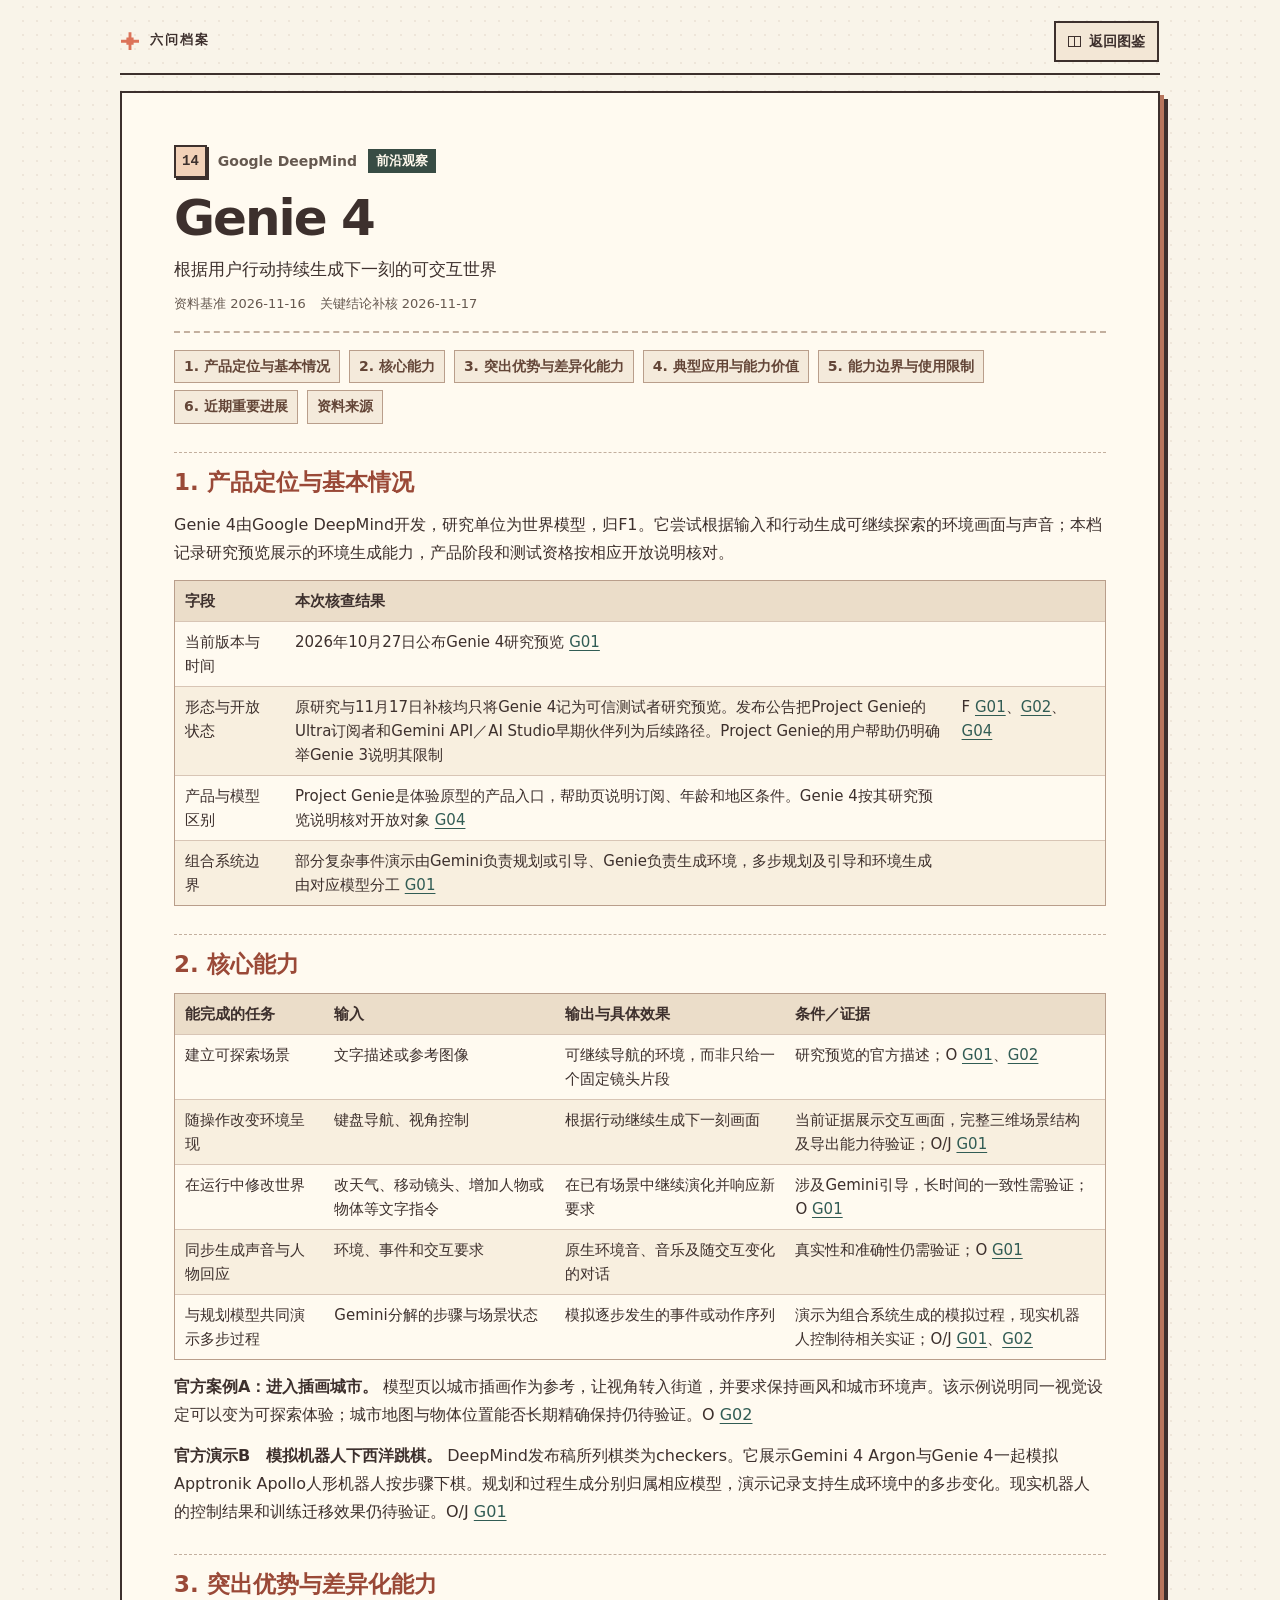
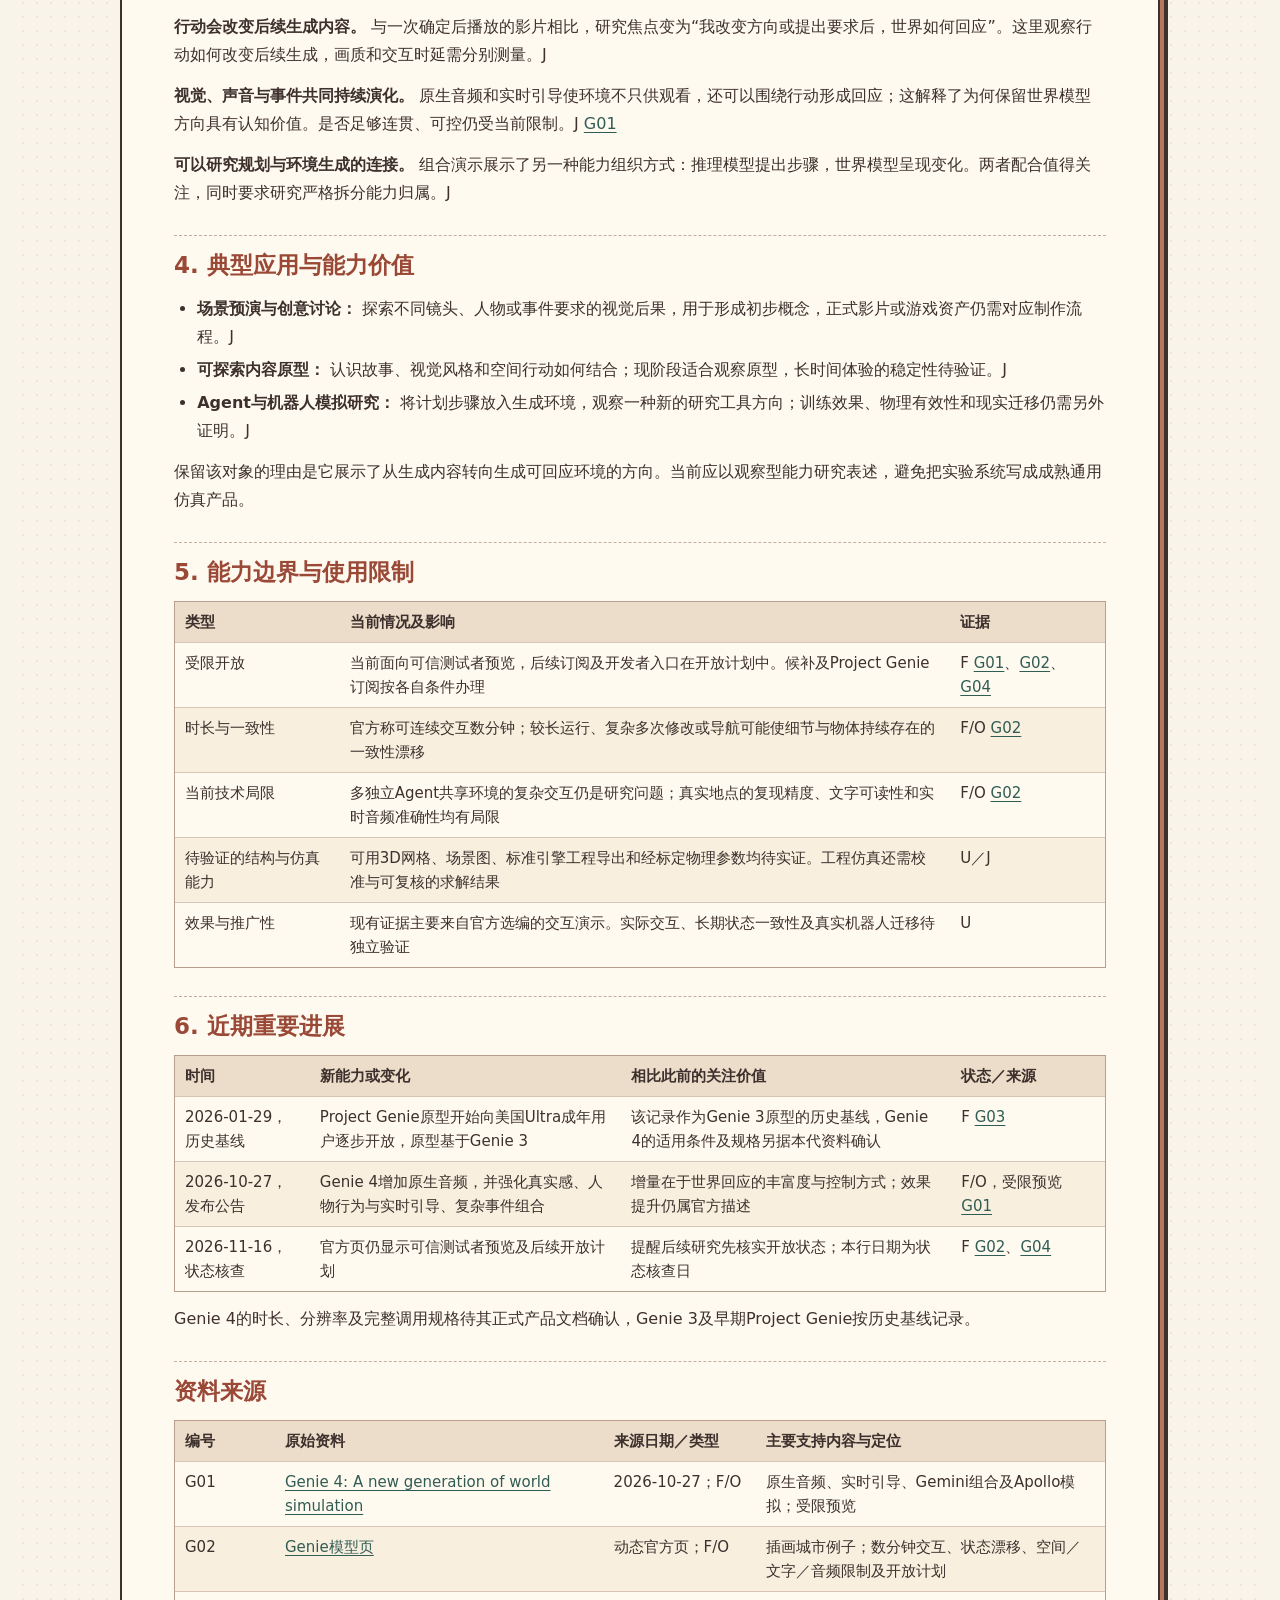
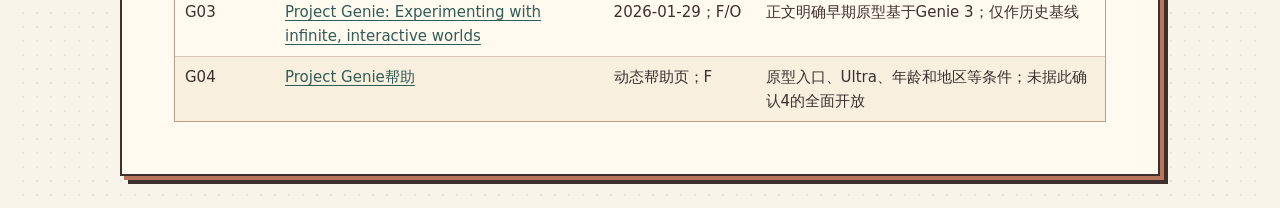
<file: dossiers/obj-14.html>
<!doctype html>
<html lang="zh-CN">
<head>
  <meta charset="utf-8">
  <meta name="viewport" content="width=device-width, initial-scale=1">
  <title>Genie 4｜六问档案</title>
  <link rel="stylesheet" href="../styles.css">
</head>
<body>
  <main class="dossier-stage">
    <header class="masthead">
      <span class="masthead-brand"><span class="pixel-star" aria-hidden="true"></span>六问档案</span>
      <a class="paper-button return-button" href="../index.html#F/14">返回图鉴</a>
    </header>
    <article class="dossier-sheet" id="obj-14">
      <header class="dossier-header">
        <div class="dossier-meta">
          <span class="id-stamp mono">14</span>
          <span class="company">Google DeepMind</span>
          <span class="tag frontier">前沿观察</span>
        </div>
        <h1>Genie 4</h1>
        <p class="dossier-topic">根据用户行动持续生成下一刻的可交互世界</p>
        <p class="research-dates muted">
          <span>资料基准 2026-11-16</span>
          <span>关键结论补核 2026-11-17</span>
        </p>
      </header>
      <nav class="dossier-contents" aria-label="档案目录">
        <a href="#question-1">1. 产品定位与基本情况</a>
<a href="#question-2">2. 核心能力</a>
<a href="#question-3">3. 突出优势与差异化能力</a>
<a href="#question-4">4. 典型应用与能力价值</a>
<a href="#question-5">5. 能力边界与使用限制</a>
<a href="#question-6">6. 近期重要进展</a>
        <a href="#sources">资料来源</a>
      </nav>
      <div class="dossier-prose">
        <h2 id="question-1">1. 产品定位与基本情况</h2>
<p>Genie 4由Google DeepMind开发，研究单位为世界模型，归F1。它尝试根据输入和行动生成可继续探索的环境画面与声音；本档记录研究预览展示的环境生成能力，产品阶段和测试资格按相应开放说明核对。</p>
<div class="dossier-table" role="region" aria-label="资料表" tabindex="0"><table>
<thead>
<tr>
<th>字段</th>
<th>本次核查结果</th>
<th></th>
</tr>
</thead>
<tbody>
<tr>
<td>当前版本与时间</td>
<td>2026年10月27日公布Genie 4研究预览 <a target="_blank" rel="noopener noreferrer" href="https://deepmind.google/blog/genie-4-a-new-generation-of-world-simulation/">G01</a></td>
<td></td>
</tr>
<tr>
<td>形态与开放状态</td>
<td>原研究与11月17日补核均只将Genie 4记为可信测试者研究预览。发布公告把Project Genie的Ultra订阅者和Gemini API／AI Studio早期伙伴列为后续路径。Project Genie的用户帮助仍明确举Genie 3说明其限制</td>
<td>F <a target="_blank" rel="noopener noreferrer" href="https://deepmind.google/blog/genie-4-a-new-generation-of-world-simulation/">G01</a>、<a target="_blank" rel="noopener noreferrer" href="https://deepmind.google/models/genie/">G02</a>、<a target="_blank" rel="noopener noreferrer" href="https://support.google.com/labs/answer/16875695">G04</a></td>
</tr>
<tr>
<td>产品与模型区别</td>
<td>Project Genie是体验原型的产品入口，帮助页说明订阅、年龄和地区条件。Genie 4按其研究预览说明核对开放对象 <a target="_blank" rel="noopener noreferrer" href="https://support.google.com/labs/answer/16875695">G04</a></td>
<td></td>
</tr>
<tr>
<td>组合系统边界</td>
<td>部分复杂事件演示由Gemini负责规划或引导、Genie负责生成环境，多步规划及引导和环境生成由对应模型分工 <a target="_blank" rel="noopener noreferrer" href="https://deepmind.google/blog/genie-4-a-new-generation-of-world-simulation/">G01</a></td>
<td></td>
</tr>
</tbody>
</table></div>
<h2 id="question-2">2. 核心能力</h2>
<div class="dossier-table" role="region" aria-label="资料表" tabindex="0"><table>
<thead>
<tr>
<th>能完成的任务</th>
<th>输入</th>
<th>输出与具体效果</th>
<th>条件／证据</th>
</tr>
</thead>
<tbody>
<tr>
<td>建立可探索场景</td>
<td>文字描述或参考图像</td>
<td>可继续导航的环境，而非只给一个固定镜头片段</td>
<td>研究预览的官方描述；O <a target="_blank" rel="noopener noreferrer" href="https://deepmind.google/blog/genie-4-a-new-generation-of-world-simulation/">G01</a>、<a target="_blank" rel="noopener noreferrer" href="https://deepmind.google/models/genie/">G02</a></td>
</tr>
<tr>
<td>随操作改变环境呈现</td>
<td>键盘导航、视角控制</td>
<td>根据行动继续生成下一刻画面</td>
<td>当前证据展示交互画面，完整三维场景结构及导出能力待验证；O/J <a target="_blank" rel="noopener noreferrer" href="https://deepmind.google/blog/genie-4-a-new-generation-of-world-simulation/">G01</a></td>
</tr>
<tr>
<td>在运行中修改世界</td>
<td>改天气、移动镜头、增加人物或物体等文字指令</td>
<td>在已有场景中继续演化并响应新要求</td>
<td>涉及Gemini引导，长时间的一致性需验证；O <a target="_blank" rel="noopener noreferrer" href="https://deepmind.google/blog/genie-4-a-new-generation-of-world-simulation/">G01</a></td>
</tr>
<tr>
<td>同步生成声音与人物回应</td>
<td>环境、事件和交互要求</td>
<td>原生环境音、音乐及随交互变化的对话</td>
<td>真实性和准确性仍需验证；O <a target="_blank" rel="noopener noreferrer" href="https://deepmind.google/blog/genie-4-a-new-generation-of-world-simulation/">G01</a></td>
</tr>
<tr>
<td>与规划模型共同演示多步过程</td>
<td>Gemini分解的步骤与场景状态</td>
<td>模拟逐步发生的事件或动作序列</td>
<td>演示为组合系统生成的模拟过程，现实机器人控制待相关实证；O/J <a target="_blank" rel="noopener noreferrer" href="https://deepmind.google/blog/genie-4-a-new-generation-of-world-simulation/">G01</a>、<a target="_blank" rel="noopener noreferrer" href="https://deepmind.google/models/genie/">G02</a></td>
</tr>
</tbody>
</table></div>
<p><strong>官方案例A：进入插画城市。</strong> 模型页以城市插画作为参考，让视角转入街道，并要求保持画风和城市环境声。该示例说明同一视觉设定可以变为可探索体验；城市地图与物体位置能否长期精确保持仍待验证。O <a target="_blank" rel="noopener noreferrer" href="https://deepmind.google/models/genie/">G02</a></p>
<p><strong>官方演示B　模拟机器人下西洋跳棋。</strong> DeepMind发布稿所列棋类为checkers。它展示Gemini 4 Argon与Genie 4一起模拟Apptronik Apollo人形机器人按步骤下棋。规划和过程生成分别归属相应模型，演示记录支持生成环境中的多步变化。现实机器人的控制结果和训练迁移效果仍待验证。O/J <a target="_blank" rel="noopener noreferrer" href="https://deepmind.google/blog/genie-4-a-new-generation-of-world-simulation/">G01</a></p>
<h2 id="question-3">3. 突出优势与差异化能力</h2>
<p><strong>行动会改变后续生成内容。</strong> 与一次确定后播放的影片相比，研究焦点变为“我改变方向或提出要求后，世界如何回应”。这里观察行动如何改变后续生成，画质和交互时延需分别测量。J</p>
<p><strong>视觉、声音与事件共同持续演化。</strong> 原生音频和实时引导使环境不只供观看，还可以围绕行动形成回应；这解释了为何保留世界模型方向具有认知价值。是否足够连贯、可控仍受当前限制。J <a target="_blank" rel="noopener noreferrer" href="https://deepmind.google/blog/genie-4-a-new-generation-of-world-simulation/">G01</a></p>
<p><strong>可以研究规划与环境生成的连接。</strong> 组合演示展示了另一种能力组织方式：推理模型提出步骤，世界模型呈现变化。两者配合值得关注，同时要求研究严格拆分能力归属。J</p>
<h2 id="question-4">4. 典型应用与能力价值</h2>
<ul>
<li><strong>场景预演与创意讨论：</strong> 探索不同镜头、人物或事件要求的视觉后果，用于形成初步概念，正式影片或游戏资产仍需对应制作流程。J</li>
<li><strong>可探索内容原型：</strong> 认识故事、视觉风格和空间行动如何结合；现阶段适合观察原型，长时间体验的稳定性待验证。J</li>
<li><strong>Agent与机器人模拟研究：</strong> 将计划步骤放入生成环境，观察一种新的研究工具方向；训练效果、物理有效性和现实迁移仍需另外证明。J</li>
</ul>
<p>保留该对象的理由是它展示了从生成内容转向生成可回应环境的方向。当前应以观察型能力研究表述，避免把实验系统写成成熟通用仿真产品。</p>
<h2 id="question-5">5. 能力边界与使用限制</h2>
<div class="dossier-table" role="region" aria-label="资料表" tabindex="0"><table>
<thead>
<tr>
<th>类型</th>
<th>当前情况及影响</th>
<th>证据</th>
</tr>
</thead>
<tbody>
<tr>
<td>受限开放</td>
<td>当前面向可信测试者预览，后续订阅及开发者入口在开放计划中。候补及Project Genie订阅按各自条件办理</td>
<td>F <a target="_blank" rel="noopener noreferrer" href="https://deepmind.google/blog/genie-4-a-new-generation-of-world-simulation/">G01</a>、<a target="_blank" rel="noopener noreferrer" href="https://deepmind.google/models/genie/">G02</a>、<a target="_blank" rel="noopener noreferrer" href="https://support.google.com/labs/answer/16875695">G04</a></td>
</tr>
<tr>
<td>时长与一致性</td>
<td>官方称可连续交互数分钟；较长运行、复杂多次修改或导航可能使细节与物体持续存在的一致性漂移</td>
<td>F/O <a target="_blank" rel="noopener noreferrer" href="https://deepmind.google/models/genie/">G02</a></td>
</tr>
<tr>
<td>当前技术局限</td>
<td>多独立Agent共享环境的复杂交互仍是研究问题；真实地点的复现精度、文字可读性和实时音频准确性均有局限</td>
<td>F/O <a target="_blank" rel="noopener noreferrer" href="https://deepmind.google/models/genie/">G02</a></td>
</tr>
<tr>
<td>待验证的结构与仿真能力</td>
<td>可用3D网格、场景图、标准引擎工程导出和经标定物理参数均待实证。工程仿真还需校准与可复核的求解结果</td>
<td>U／J</td>
</tr>
<tr>
<td>效果与推广性</td>
<td>现有证据主要来自官方选编的交互演示。实际交互、长期状态一致性及真实机器人迁移待独立验证</td>
<td>U</td>
</tr>
</tbody>
</table></div>
<h2 id="question-6">6. 近期重要进展</h2>
<div class="dossier-table" role="region" aria-label="资料表" tabindex="0"><table>
<thead>
<tr>
<th>时间</th>
<th>新能力或变化</th>
<th>相比此前的关注价值</th>
<th>状态／来源</th>
</tr>
</thead>
<tbody>
<tr>
<td>2026-01-29，历史基线</td>
<td>Project Genie原型开始向美国Ultra成年用户逐步开放，原型基于Genie 3</td>
<td>该记录作为Genie 3原型的历史基线，Genie 4的适用条件及规格另据本代资料确认</td>
<td>F <a target="_blank" rel="noopener noreferrer" href="https://blog.google/innovation-and-ai/models-and-research/google-deepmind/project-genie/">G03</a></td>
</tr>
<tr>
<td>2026-10-27，发布公告</td>
<td>Genie 4增加原生音频，并强化真实感、人物行为与实时引导、复杂事件组合</td>
<td>增量在于世界回应的丰富度与控制方式；效果提升仍属官方描述</td>
<td>F/O，受限预览 <a target="_blank" rel="noopener noreferrer" href="https://deepmind.google/blog/genie-4-a-new-generation-of-world-simulation/">G01</a></td>
</tr>
<tr>
<td>2026-11-16，状态核查</td>
<td>官方页仍显示可信测试者预览及后续开放计划</td>
<td>提醒后续研究先核实开放状态；本行日期为状态核查日</td>
<td>F <a target="_blank" rel="noopener noreferrer" href="https://deepmind.google/models/genie/">G02</a>、<a target="_blank" rel="noopener noreferrer" href="https://support.google.com/labs/answer/16875695">G04</a></td>
</tr>
</tbody>
</table></div>
<p>Genie 4的时长、分辨率及完整调用规格待其正式产品文档确认，Genie 3及早期Project Genie按历史基线记录。</p>
<h2 id="sources">资料来源</h2>
<div class="dossier-table" role="region" aria-label="资料表" tabindex="0"><table>
<thead>
<tr>
<th>编号</th>
<th>原始资料</th>
<th>来源日期／类型</th>
<th>主要支持内容与定位</th>
</tr>
</thead>
<tbody>
<tr>
<td>G01</td>
<td><a target="_blank" rel="noopener noreferrer" href="https://deepmind.google/blog/genie-4-a-new-generation-of-world-simulation/">Genie 4: A new generation of world simulation</a></td>
<td>2026-10-27；F/O</td>
<td>原生音频、实时引导、Gemini组合及Apollo模拟；受限预览</td>
</tr>
<tr>
<td>G02</td>
<td><a target="_blank" rel="noopener noreferrer" href="https://deepmind.google/models/genie/">Genie模型页</a></td>
<td>动态官方页；F/O</td>
<td>插画城市例子；数分钟交互、状态漂移、空间／文字／音频限制及开放计划</td>
</tr>
<tr>
<td>G03</td>
<td><a target="_blank" rel="noopener noreferrer" href="https://blog.google/innovation-and-ai/models-and-research/google-deepmind/project-genie/">Project Genie: Experimenting with infinite, interactive worlds</a></td>
<td>2026-01-29；F/O</td>
<td>正文明确早期原型基于Genie 3；仅作历史基线</td>
</tr>
<tr>
<td>G04</td>
<td><a target="_blank" rel="noopener noreferrer" href="https://support.google.com/labs/answer/16875695">Project Genie帮助</a></td>
<td>动态帮助页；F</td>
<td>原型入口、Ultra、年龄和地区等条件；未据此确认4的全面开放</td>
</tr>
</tbody>
</table></div>

      </div>
    </article>
  </main>
</body>
</html>
</file>
<file: styles.css>
:root {
  color-scheme: light;
  --background: #f9f4e9;
  --paper: #fffaf0;
  --ink: #3d302d;
  --muted: #665950;
  --accent: #dc7359;
  --accent-ink: #9a4937;
  --teal: #6caaa1;
  --rule: #c3af9e;
  --edge: #66534b;
  --mono: "Cascadia Mono", "Consolas", ui-monospace, monospace;
  --page-padding: clamp(21px, 2.25vw, 33px);
  font-family: "PingFang SC", "Microsoft YaHei UI", "Microsoft YaHei", "Noto Sans CJK SC", system-ui, sans-serif;
  color: var(--ink);
}

* { box-sizing: border-box; }
html { scrollbar-gutter: stable both-edges; }
body {
  margin: 0;
  background-color: var(--background);
  background-image: radial-gradient(#a38a6f30 .65px, transparent .85px);
  background-size: 14px 14px;
}

h1, h2, h3, h4, p, ul, ol, dl, dd { margin: 0; }
button, a { font: inherit; color: inherit; }
button { cursor: pointer; }
button:disabled { cursor: default; }
button:focus-visible, a:focus-visible, summary:focus-visible {
  outline: 3px solid #226b64;
  outline-offset: 4px;
}
[data-focus]:focus { outline: none; }
.mono { font-family: var(--mono); font-variant-numeric: tabular-nums; }
.muted { color: var(--muted); }

.stage {
  width: min(1258px, calc(100% - clamp(36px, 7.6vw, 124px)));
  margin: 0 auto;
  padding: clamp(16px, 2.3vh, 24px) 0 21px;
}

.masthead {
  display: flex;
  align-items: center;
  justify-content: space-between;
  gap: 12px;
  padding: 0 1px 11px;
  border-bottom: 2px solid var(--ink);
  margin-bottom: 16px;
}
.masthead-brand {
  display: inline-flex;
  align-items: center;
  gap: 11px;
  font: 800 .81rem/1.4 var(--mono);
  letter-spacing: .145em;
}
.pixel-star {
  display: inline-block;
  width: 18px;
  height: 18px;
  background: var(--accent);
  clip-path: polygon(42% 0, 58% 0, 58% 30%, 70% 30%, 70% 42%, 100% 42%, 100% 58%, 70% 58%,
    70% 70%, 58% 70%, 58% 100%, 42% 100%, 42% 70%, 30% 70%, 30% 58%, 0 58%, 0 42%, 30% 42%, 30% 30%, 42% 30%);
}
.edition-label { font-size: .8125rem; font-weight: 700; color: var(--muted); text-align: right; }
.edition {
  margin: 23px 0 0;
  padding: 11px 0 0;
  border-top: 1px dashed #b8a391;
  font-size: .8125rem;
  color: var(--muted);
  line-height: 1.55;
  text-align: center;
}
.no-script { padding: 32px; background: var(--paper); }

.book {
  padding: 7px;
  border: 3px solid var(--ink);
  background: #b8765d;
  box-shadow: 4px 4px #8f584b, 8px 8px var(--ink), 12px 13px #dfcfb8;
}
.spread {
  position: relative;
  display: grid;
  grid-template-columns: repeat(2, minmax(0, 1fr));
  min-height: 590px;
  perspective: 2700px;
}
.spread::before, .spread::after {
  content: "";
  position: absolute;
  pointer-events: none;
  top: 0;
  bottom: 0;
  left: 50%;
}
.spread::before {
  z-index: 2;
  width: 30px;
  transform: translateX(-50%);
  background: linear-gradient(90deg, transparent, #785e4045 47%, #6e514f4a 50%, #fff5d2a1 58%, transparent);
}
.spread::after {
  z-index: 1;
  width: 2px;
  transform: translateX(-50%);
  background: repeating-linear-gradient(180deg, #745b4c 0 8px, #d4b6a1 8px 14px);
}
.page {
  --paper-tone: linear-gradient(90deg, #e3cfac4f, transparent 11%, transparent 91%, #b9916440);
  position: relative;
  min-width: 0;
  padding: 25px var(--page-padding) 45px;
  border: 2px solid var(--edge);
  background-color: var(--paper);
  background-image: var(--paper-tone), radial-gradient(#b5967a35 .55px, transparent .8px);
  background-size: auto, 13px 13px;
}
.page-left { border-right: 0; }
.page-right {
  --paper-tone: linear-gradient(90deg, #b9916440, transparent 11%, transparent 93%, #e6d1b43d);
  border-left: 0;
}
.folio {
  position: absolute;
  left: var(--page-padding);
  bottom: 13px;
  color: #775f52;
  font: 700 .75rem/1.3 var(--mono);
  letter-spacing: .065em;
}
.page-right .folio { left: auto; right: var(--page-padding); }

.map-head { min-height: 123px; display: grid; align-content: center; padding-bottom: 21px; }
.map-title {
  font-size: clamp(2.25rem, 4vw, 3.5rem);
  font-weight: 850;
  letter-spacing: -.045em;
  line-height: 1.14;
}
.map-title em { color: #b65740; font-style: normal; }
.map-subtitle {
  margin-top: 12px;
  font-size: clamp(1rem, 1.3vw, 1.125rem);
  font-weight: 680;
  letter-spacing: .025em;
}
.map-guide {
  display: flex;
  justify-content: space-between;
  align-items: center;
  gap: 24px;
  padding-right: 20px;
}
.map-instruction {
  max-width: 23em;
  color: var(--muted);
  font-size: 1rem;
  line-height: 1.7;
}
.map-guide .sprite { --pixel-size: 7px; }
.compact-instruction { display: none; }

.category-list { display: grid; gap: 13px; }
.category-card {
  display: grid;
  grid-template: "meta art" auto "title art" auto "desc art" auto / minmax(0, 1fr) 94px;
  align-items: center;
  column-gap: 12px;
  width: 100%;
  min-height: 129px;
  border: 2px solid var(--ink);
  border-radius: 0;
  padding: 12px 14px 13px;
  background: var(--category-paper);
  box-shadow: 4px 4px var(--ink);
  text-align: left;
  transition: transform .12s steps(2, end), box-shadow .12s steps(2, end);
}
.category-card:hover {
  transform: translate(-2px, -2px);
  box-shadow: 6px 6px var(--ink);
}
.category-card:active { transform: translate(2px, 2px); box-shadow: 2px 2px var(--ink); }
.category-meta {
  display: flex;
  flex-wrap: wrap;
  align-items: center;
  gap: 6px 12px;
  align-self: start;
  grid-area: meta;
  font-size: .8125rem;
  font-weight: 800;
}
.category-meta .mono { letter-spacing: .095em; }
.category-count {
  color: var(--muted);
  font-size: .8125rem;
  font-weight: 650;
}
.category-title {
  grid-area: title;
  align-self: end;
  font-weight: 800;
  font-size: clamp(1rem, 1.8vw, 1.375rem);
  letter-spacing: -.035em;
  line-height: 1.35;
}
.category-description {
  grid-area: desc;
  align-self: start;
  margin-top: 5px;
  color: var(--muted);
  font-size: .9375rem;
  line-height: 1.5;
}
.category-art { grid-area: art; display: grid; justify-items: center; }
.sprite {
  --pixel-size: 9px;
  flex: none;
  display: grid;
  grid-template: repeat(9, var(--pixel-size)) / repeat(9, var(--pixel-size));
  width: calc(var(--pixel-size) * 9);
  height: calc(var(--pixel-size) * 9);
  filter: drop-shadow(4px 5px 0 #3d302d23);
  animation: sprite-bob 2.6s steps(4, end) infinite alternate;
}
.sprite .pixel-1 { background: #4d3b38; }
.sprite .pixel-2 { background: #db7459; }
.sprite .pixel-3 { background: var(--teal); }
.sprite .pixel-4 { background: #f7cf8b; }
@keyframes sprite-bob { from { transform: translateY(3px); } to { transform: translateY(-4px); } }

.tag {
  display: inline-flex;
  align-items: center;
  padding: 2px 7px;
  border: 1px solid currentColor;
  font-size: .8125rem;
  font-weight: 750;
  line-height: 1.4;
}
.frontier { border-color: #384c44; background: #384c44; color: #fff9ed; }
.paper-button {
  display: inline-flex;
  width: fit-content;
  min-height: 41px;
  padding: 7px 12px;
  align-items: center;
  justify-content: center;
  gap: 8px;
  border: 2px solid var(--ink);
  border-radius: 0;
  background: #f3e7d6;
  text-decoration: none;
  text-align: center;
  font-size: .875rem;
  line-height: 1.3;
  font-weight: 750;
}
.paper-button:hover:not(:disabled) { background: #efceb6; }
.paper-button:disabled {
  color: #7c6f65;
  background: #f3ecdf;
  border-color: #bba99c;
}
.return-button::before {
  content: "";
  width: 11px;
  height: 9px;
  border: 1.5px solid currentColor;
  background: linear-gradient(90deg, transparent 43%, currentColor 43% 57%, transparent 57%);
}

.chapter-head { margin-top: 21px; }
.chapter-kicker {
  display: flex;
  flex-wrap: wrap;
  align-items: center;
  gap: 10px;
  margin-bottom: 7px;
  color: var(--accent-ink);
  font-size: .875rem;
  font-weight: 800;
  letter-spacing: .11em;
}
.chapter-kicker .tag { letter-spacing: 0; }
.chapter-head :is(h1, h2) {
  font-size: clamp(1.5625rem, 2.3vw, 2.1875rem);
  letter-spacing: -.05em;
  line-height: 1.35;
  text-wrap: balance;
}
.chapter-head p { margin-top: 9px; max-width: 39em; line-height: 1.73; font-size: 1rem; }
.chapter-art {
  position: relative;
  display: grid;
  place-items: center;
  height: 150px;
  margin-top: 18px;
  border: 2px solid var(--ink);
  box-shadow: 4px 4px #ba9d86;
  background: repeating-conic-gradient(transparent 0 25%, #fffaf081 0 50%) 50% / 24px 24px var(--category-paper);
}
.chapter-art .sprite { --pixel-size: 12px; }
.chapter-art .pixel-star { position: absolute; top: 14px; left: 17px; }
.chapter-art .pixel-star:last-child {
  inset: auto 17px 14px auto;
  width: 12px;
  height: 12px;
  background: #49796f;
}
.chapter-index { margin-top: 23px; }
.chapter-index-label {
  display: flex;
  justify-content: space-between;
  align-items: baseline;
  gap: 12px;
  padding-bottom: 7px;
  margin-bottom: 10px;
  border-bottom: 2px dashed var(--rule);
  font-size: .875rem;
}
.chapter-index-label h2 { font-size: 1rem; }
.chapter-list { list-style: none; display: grid; gap: 8px; padding: 0; }
.chapter-tab {
  display: flex;
  align-items: center;
  width: 100%;
  min-height: 45px;
  gap: 11px;
  padding: 8px 11px;
  border: 2px solid #9a8174;
  border-radius: 0;
  background: #f4eadb;
  text-align: left;
}
.chapter-tab:hover:not(:disabled) { background: #f1dbc8; }
.chapter-tab[aria-current="page"] {
  border-color: var(--ink);
  background: #f4d3bc;
  box-shadow: 3px 3px var(--ink);
}
.entry-id { color: var(--accent-ink); font-size: .8125rem; font-weight: 800; }
.entry-name { font-size: .9375rem; font-weight: 750; overflow-wrap: anywhere; }
.entry-state { color: var(--muted); margin-left: auto; font-size: .75rem; white-space: nowrap; }
.chapter-tab[aria-current="page"] .entry-state { color: #834231; font-weight: 800; }

.chapter-directory { margin-top: 6px; }
.chapter-directory .chapter-index-label h2 { font-size: 1.25rem; }
.chapter-directory .chapter-list { gap: 11px; }
.chapter-directory .chapter-tab {
  min-height: 76px;
  align-items: flex-start;
  padding: 12px;
}
.chapter-directory .entry-id { padding-top: 4px; }
.directory-entry { min-width: 0; }
.directory-entry .entry-name { display: block; font-size: 1.0625rem; }
.directory-description { display: block; margin-top: 3px; font-size: .875rem; line-height: 1.57; }

.profile-head { border-bottom: 2px dashed var(--rule); padding-bottom: 13px; }
.profile-meta { display: flex; flex-wrap: wrap; align-items: center; gap: 8px 11px; }
.id-stamp {
  display: inline-grid;
  place-items: center;
  padding: 4px 6px;
  aspect-ratio: 1;
  background: #f2d1b8;
  border: 2px solid var(--ink);
  box-shadow: 2px 2px var(--ink);
  color: var(--ink);
  font-weight: 800;
  font-size: .875rem;
  line-height: 1.2;
}
.company { font-size: .875rem; font-weight: 680; color: var(--muted); }
.video-jump {
  margin-left: auto;
  min-height: 34px;
  padding: 5px 9px;
  border: 1px solid #997a66;
  background: #fff2e1;
  color: #704637;
  font-size: .875rem;
  font-weight: 750;
}
.video-jump:hover { background: #f4d3bc; }
.product-title {
  margin-top: 8px;
  font-size: clamp(1.875rem, 3.2vw, 2.75rem);
  font-weight: 850;
  letter-spacing: -.05em;
  line-height: 1.18;
  overflow-wrap: anywhere;
  scroll-margin-top: 18px;
}
.profile-summary { margin-top: 8px; color: var(--muted); font-size: 1rem; line-height: 1.65; }
.facts {
  display: grid;
  grid-template-columns: minmax(0, 1.22fr) minmax(0, 1fr);
  gap: 10px;
  margin-top: 13px;
}
.fact {
  min-width: 0;
  padding: 12px 13px;
  border: 1px solid #bfa992;
  background: #f4ebdd;
  font-size: .9375rem;
  line-height: 1.58;
}
.fact-title {
  display: flex;
  align-items: center;
  gap: 7px;
  margin-bottom: 6px;
  font-weight: 820;
  font-size: 1rem;
  line-height: 1.4;
  color: #7e4435;
}
.fact-title::before { content: ""; width: 7px; height: 7px; flex: none; background: var(--accent); }
.fact-list { padding-left: 1.1em; display: grid; gap: 4px; }
.fact-list li::marker { color: var(--accent-ink); }
.outputs { background: #e9f0e8; border-color: #aabbac; }
.outputs .fact-title { color: #365953; }
.outputs .fact-title::before { background: #538880; }
.outputs li::marker { color: #405f54; }
.example-card { grid-column: 1 / -1; background: #f7e8de; }
.fact-heading { display: flex; align-items: flex-start; justify-content: space-between; gap: 8px; }
.fact-heading .evidence { color: #85513d; background: #fff4e9; }
.example-name { font-size: 1rem; font-weight: 800; margin: 2px 0 6px; }
.example-flow { display: grid; grid-template-columns: auto minmax(0, 1fr); gap: 4px 10px; }
.example-flow dt { font-weight: 800; color: #794634; }
.example-steps {
  counter-reset: example-step;
  display: flex;
  flex-wrap: wrap;
  gap: 2px 10px;
  list-style: none;
  padding: 0;
}
.example-steps li { counter-increment: example-step; }
.example-steps li::before {
  content: counter(example-step) ".";
  font-weight: 850;
  color: #8a4b3a;
  margin-right: .25em;
}
.evidence-note { margin-top: 5px; font-size: .8125rem; }
.conditions { grid-column: 1 / -1; background: #f6efd9; border-color: #bdaf88; }
.conditions .fact-title { color: #694c28; }
.conditions .fact-title::before { background: #a57e45; }

.video-section { margin-top: 15px; scroll-margin-top: 15px; }
.video-heading { display: flex; align-items: baseline; justify-content: space-between; flex-wrap: wrap; gap: 4px 10px; }
.video-heading h3 { font-size: 1.125rem; font-weight: 800; }
.video-edition { font-size: .8125rem; color: var(--muted); }
.video-list { padding: 0; margin-top: 8px; list-style: none; display: grid; gap: 8px; }
.video-card { padding: 11px; border: 1px solid #beab99; background: #fff6e7; }
.video-row { display: grid; grid-template-columns: auto minmax(0, 1fr) auto; gap: 11px; align-items: center; }
.play-mark {
  display: grid;
  place-items: center;
  width: 43px;
  height: 42px;
  border: 2px solid var(--ink);
  box-shadow: 2px 2px #d4a690;
  background: #e9d6be;
}
.play-mark::after {
  content: "";
  width: 15px;
  height: 18px;
  background: var(--ink);
  clip-path: polygon(0 0, 34% 0, 34% 16%, 65% 16%, 65% 32%, 100% 32%, 100% 68%,
    65% 68%, 65% 84%, 34% 84%, 34% 100%, 0 100%);
}
.video-meta { display: flex; align-items: center; flex-wrap: wrap; gap: 5px 8px; }
.video-role { color: #865040; background: #f8e4d3; }
.selected-video { color: #305b4c; background: #e1ede1; }
.video-time { font-size: .875rem; font-weight: 750; }
.video-title { margin-top: 3px; font-size: .9375rem; line-height: 1.45; overflow-wrap: anywhere; }
.video-platform { margin-top: 3px; color: var(--muted); font-size: .8125rem; line-height: 1.5; }
.primary { background: var(--ink); color: #fffaf0; box-shadow: 3px 3px var(--accent); }
.primary:hover:not(:disabled) { background: #604c44; }
.dossier-link { margin-top: 12px; }
.research-notes {
  border-bottom: 1px dashed var(--rule);
  margin-top: 9px;
  padding: 3px 0 7px;
  font-size: .875rem;
  line-height: 1.65;
}
.research-notes summary { padding: 4px 0; cursor: pointer; font-weight: 750; color: var(--muted); }
.research-notes a { text-underline-offset: .19em; }
.research-source { margin: 4px 0; }
.research-dates { display: flex; flex-wrap: wrap; gap: 2px 14px; font-size: .8125rem; }
.research-dates span { white-space: nowrap; }
.page-controls {
  display: flex;
  align-items: center;
  justify-content: space-between;
  flex-wrap: wrap;
  gap: 8px;
  margin-top: 11px;
  font-size: .8125rem;
  font-weight: 750;
}

.dossier-stage {
  width: min(1040px, calc(100% - clamp(26px, 7.6vw, 118px)));
  margin: 0 auto;
  padding: clamp(16px, 2.3vh, 24px) 0 32px;
}
.dossier-sheet {
  min-width: 0;
  padding: clamp(16px, 4.5vw, 52px);
  border: 2px solid var(--ink);
  background: var(--paper);
  box-shadow: 4px 4px #b8765d, 8px 8px var(--ink);
}
.dossier-header {
  padding-bottom: 18px;
  border-bottom: 2px dashed var(--rule);
}
.dossier-meta { display: flex; flex-wrap: wrap; align-items: center; gap: 9px 11px; }
.dossier-header h1 {
  margin-top: 11px;
  font-size: clamp(1.875rem, 4.7vw, 3.125rem);
  line-height: 1.18;
  letter-spacing: -.04em;
}
.dossier-topic { margin: 8px 0 12px; font-size: 1.0625rem; line-height: 1.6; }
.dossier-contents {
  display: flex;
  flex-wrap: wrap;
  gap: 7px 9px;
  margin: 17px 0;
}
.dossier-contents a {
  padding: 6px 9px;
  border: 1px solid #b99e8b;
  background: #f4eadb;
  color: #634537;
  font-size: .875rem;
  font-weight: 700;
  line-height: 1.4;
  text-decoration: none;
}
.dossier-contents a:hover { background: #f2d8c6; }
.dossier-prose { font-size: 1rem; line-height: 1.75; overflow-wrap: anywhere; }
.dossier-prose > * + * { margin-top: 13px; }
.dossier-prose h2 {
  margin-top: 28px;
  padding-top: 13px;
  border-top: 1px dashed var(--rule);
  color: var(--accent-ink);
  font-size: clamp(1.1875rem, 2.6vw, 1.4375rem);
  line-height: 1.4;
  scroll-margin-top: 16px;
}
.dossier-prose :is(ul, ol) { padding-inline-start: 1.45em; }
.dossier-prose li + li { margin-top: 5px; }
.dossier-prose a { color: #315c54; text-underline-offset: .18em; }
.dossier-prose code { font-family: var(--mono); background: #f1e7d7; }
.dossier-table {
  max-width: 100%;
  overflow-x: auto;
  border: 1px solid #b99e8b;
}
.dossier-table:focus-visible { outline: 3px solid #226b64; outline-offset: 2px; }
.dossier-table table { width: 100%; border-collapse: collapse; font-size: .9375rem; line-height: 1.6; }
.dossier-table :is(th, td) {
  min-width: 9.5rem;
  padding: 8px 10px;
  border-bottom: 1px solid #d8c5b5;
  text-align: left;
  vertical-align: top;
}
.dossier-table :is(th, td):first-child { min-width: 6.25rem; }
.dossier-table th { background: #ebddc9; }
.dossier-table tbody tr:nth-child(even) { background: #f8efdf; }
.dossier-table tbody tr:last-child td { border-bottom: 0; }

/* 冻结分页高度只发生在翻页过程中，静态页面可随正文自然增长。 */
.spread[data-turning] { grid-template-rows: minmax(0, 1fr); }
.spread[data-turning] > .page { min-height: 0; overflow: clip; }
.spread[data-turning] .folio { visibility: hidden; }
.turn-leaf {
  position: absolute;
  inset: 0 auto 0 50%;
  width: 50%;
  z-index: 5;
  transform-origin: left center;
  transform-style: preserve-3d;
  pointer-events: none;
}
.turn-leaf.backward { left: 0; transform-origin: right center; }
.turn-face {
  position: absolute;
  inset: 0;
  overflow: clip;
  backface-visibility: hidden;
  background: var(--paper);
  box-shadow: 5px 5px 16px #3d302d48;
}
.turn-face .page { min-height: 100%; }
.turn-back { transform: rotateY(180deg); }
.turn-face::after {
  content: "";
  position: absolute;
  inset: 0;
  pointer-events: none;
  background: linear-gradient(110deg, #3d302d57, #f2e2c011 69%, #fff9e0af);
  animation: page-shade 680ms ease-in-out both;
}
@keyframes page-shade { 0%, 100% { opacity: 0; } 48% { opacity: .85; } }

@media (max-width: 1050px) {
  .category-card { grid-template-columns: minmax(0, 1fr) 73px; }
  .category-art .sprite { --pixel-size: 7px; }
  .facts { grid-template-columns: minmax(0, 1fr); }
  .video-row { grid-template-columns: auto minmax(0, 1fr); }
  .video-row a { grid-column: 2; }
}

@media (max-width: 760px) {
  .stage { width: calc(100% - 27px); padding-top: 14px; }
  .masthead { margin-bottom: 12px; }
  .book { padding: 5px; box-shadow: 3px 3px #8f584b, 6px 6px var(--ink), 8px 9px #dfcfb8; }
  .spread { display: block; min-height: 0; }
  .spread::before, .spread::after { display: none; }
  .page { --page-padding: 15px; padding-top: 18px; padding-bottom: 35px; border: 2px solid var(--edge); }
  .page-left { border-bottom: 4px solid #b89c83; }
  .page-right { border-top: 0; }
  .folio { bottom: 10px; }
  .map-head { min-height: 0; padding-bottom: 17px; }
  .map-guide { display: none; }
  .compact-instruction { display: block; font-size: .9375rem; margin-top: 8px; }
  .category-card { min-height: 112px; padding: 10px 11px; grid-template-columns: minmax(0, 1fr) 57px; column-gap: 8px; }
  .category-title { font-size: 1.0625rem; }
  .category-meta { gap: 3px 7px; }
  .category-art .sprite { --pixel-size: 6px; }
  .chapter-head { margin-top: 13px; }
  .chapter-head p { margin-top: 6px; }
  .chapter-art { height: 93px; margin-top: 12px; }
  .chapter-art .sprite { --pixel-size: 8px; }
  .directory-cover .chapter-art { display: none; }
  .chapter-index { margin-top: 15px; }
  .chapter-tab { min-height: 42px; padding: 6px 8px; gap: 7px; }
  .example-steps { display: grid; }
  .video-row .paper-button { min-height: 43px; }
  .entry-state { font-size: .75rem; }
}

@media (prefers-reduced-motion: reduce) {
  .sprite { animation: none; }
  .category-card { transition: none; }
}
</file>
